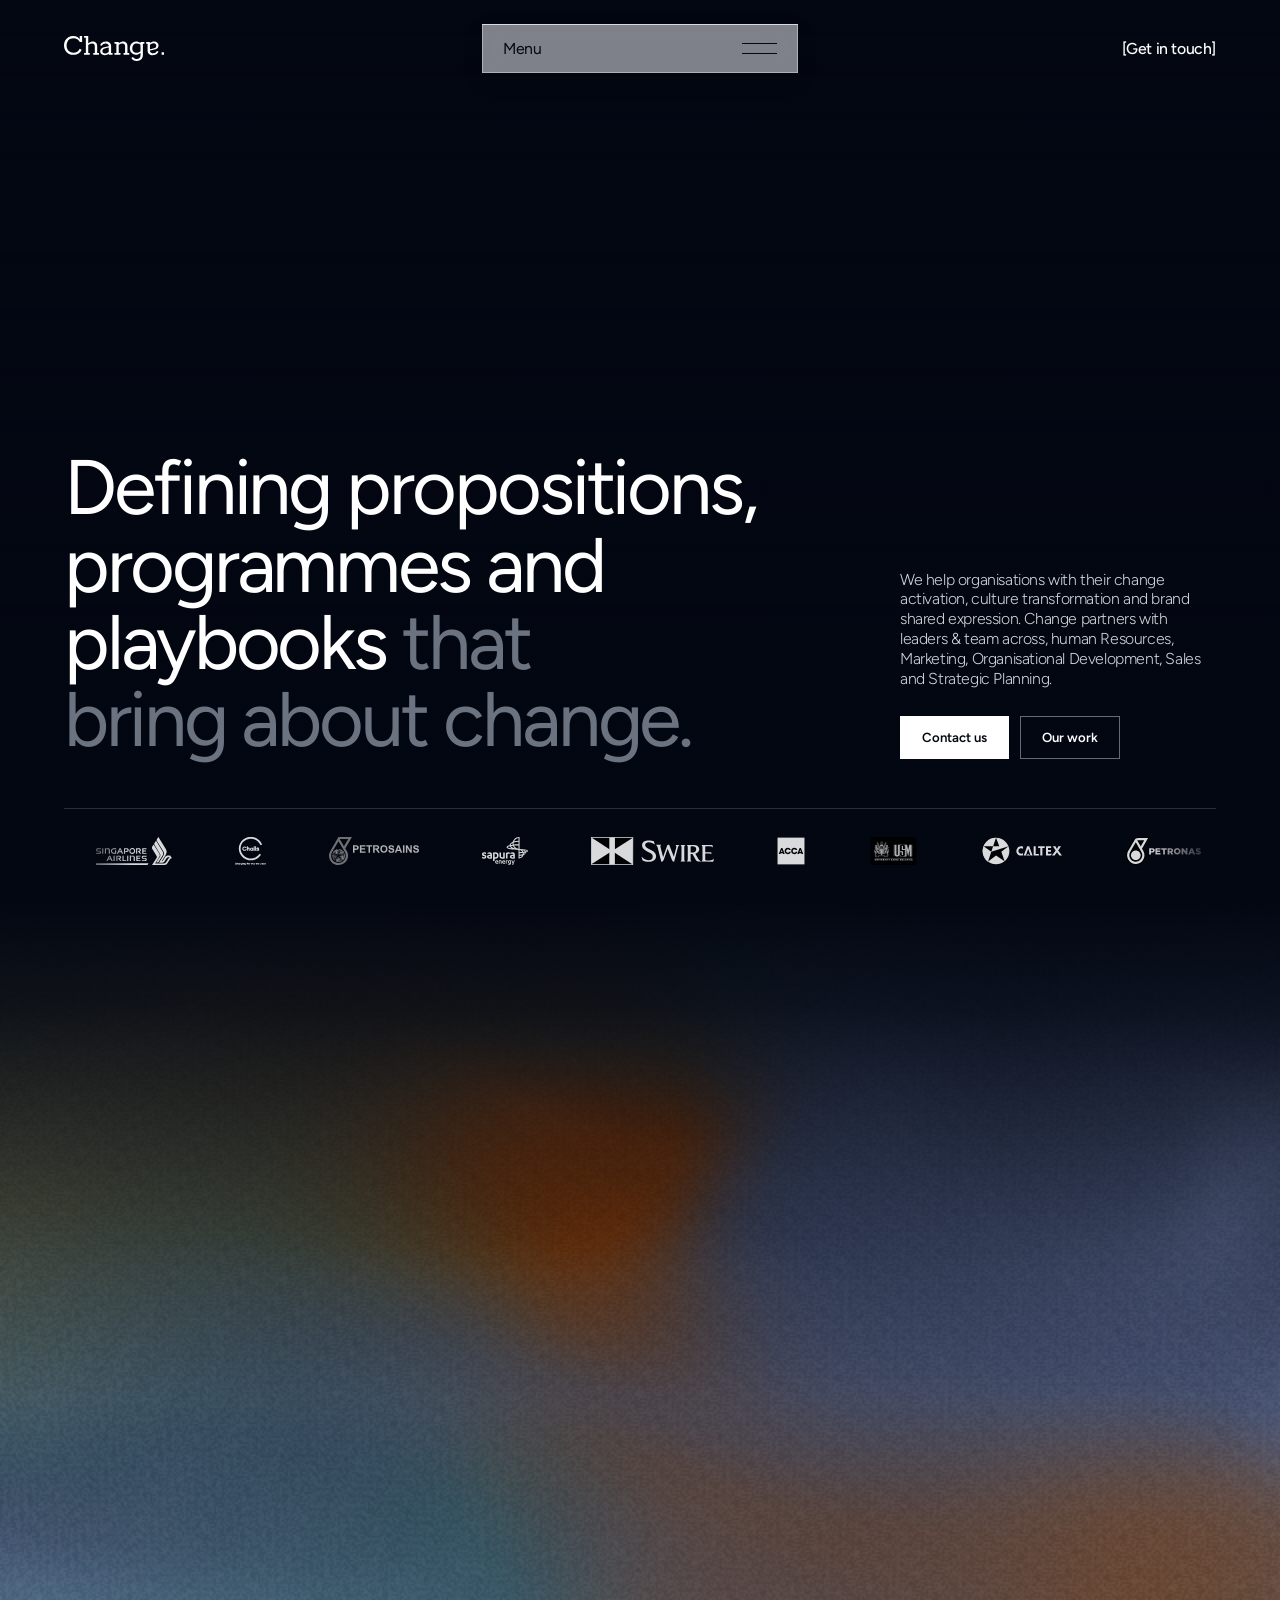
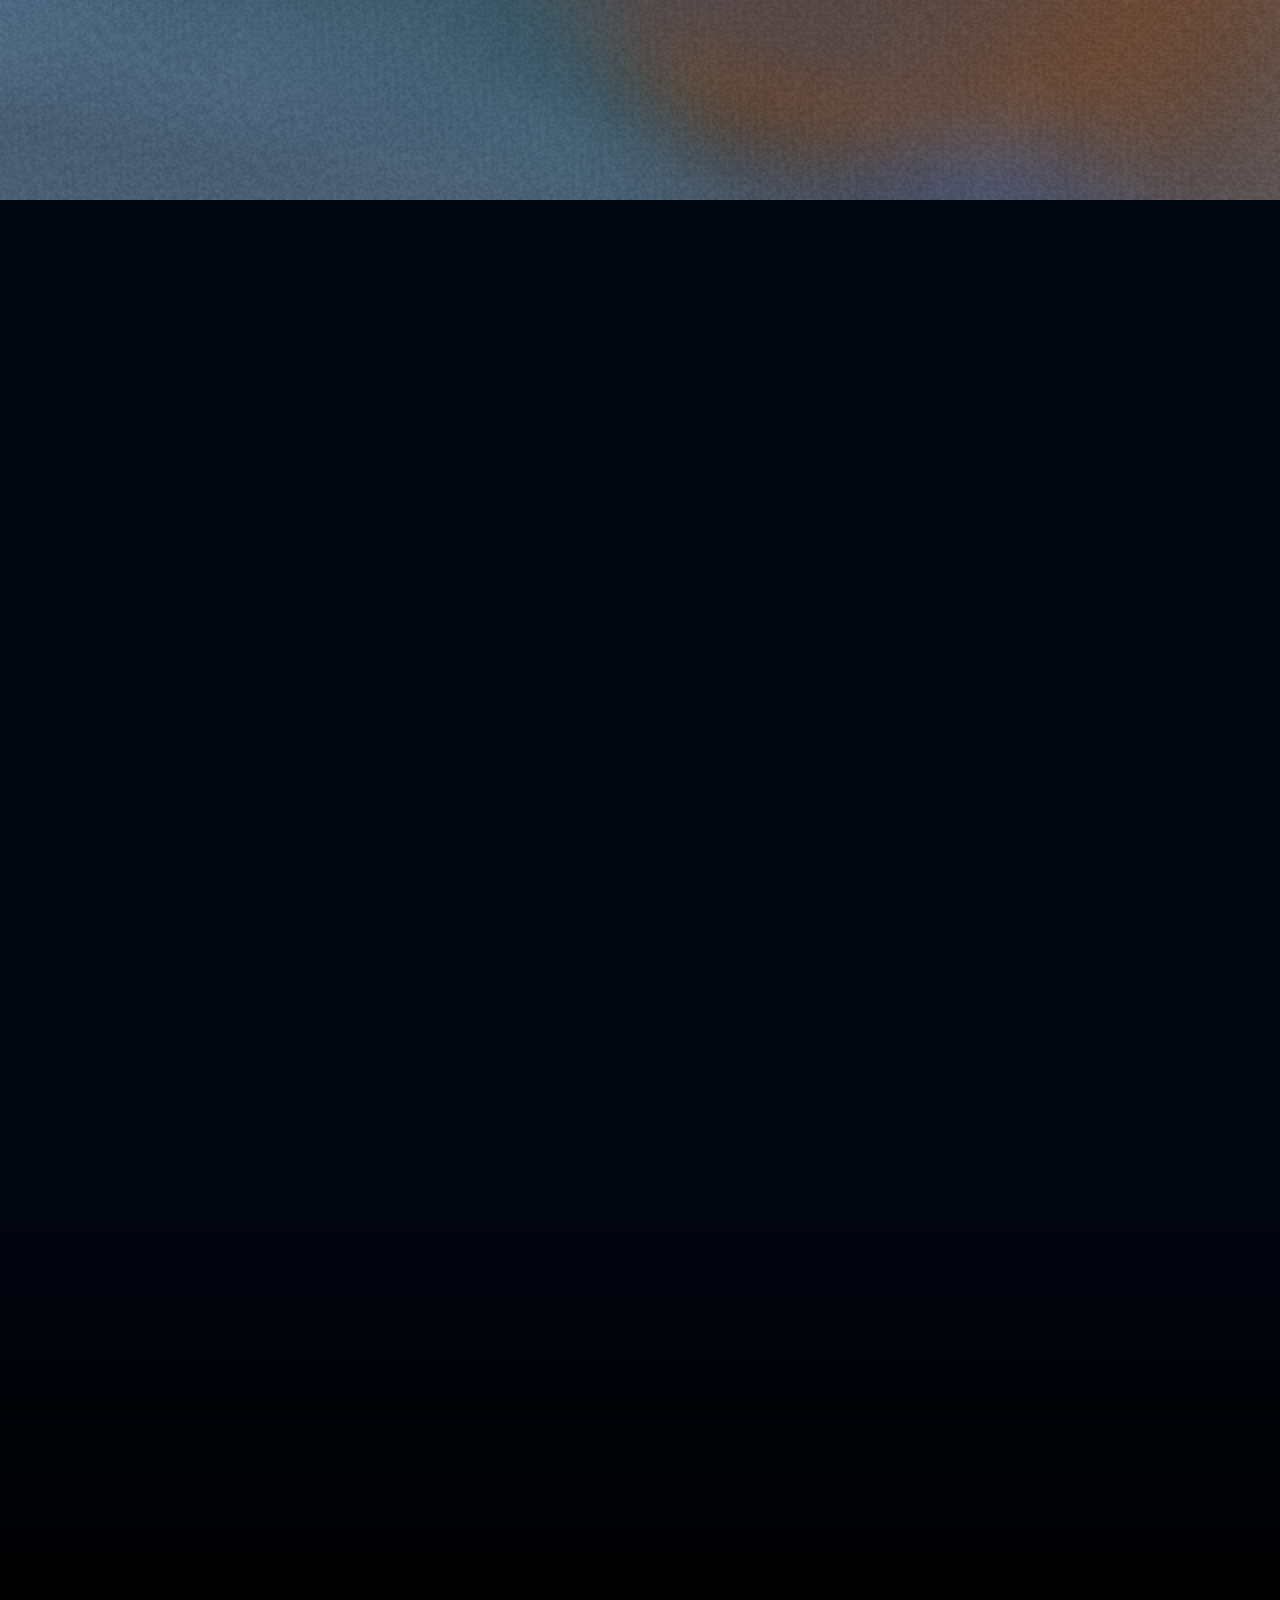
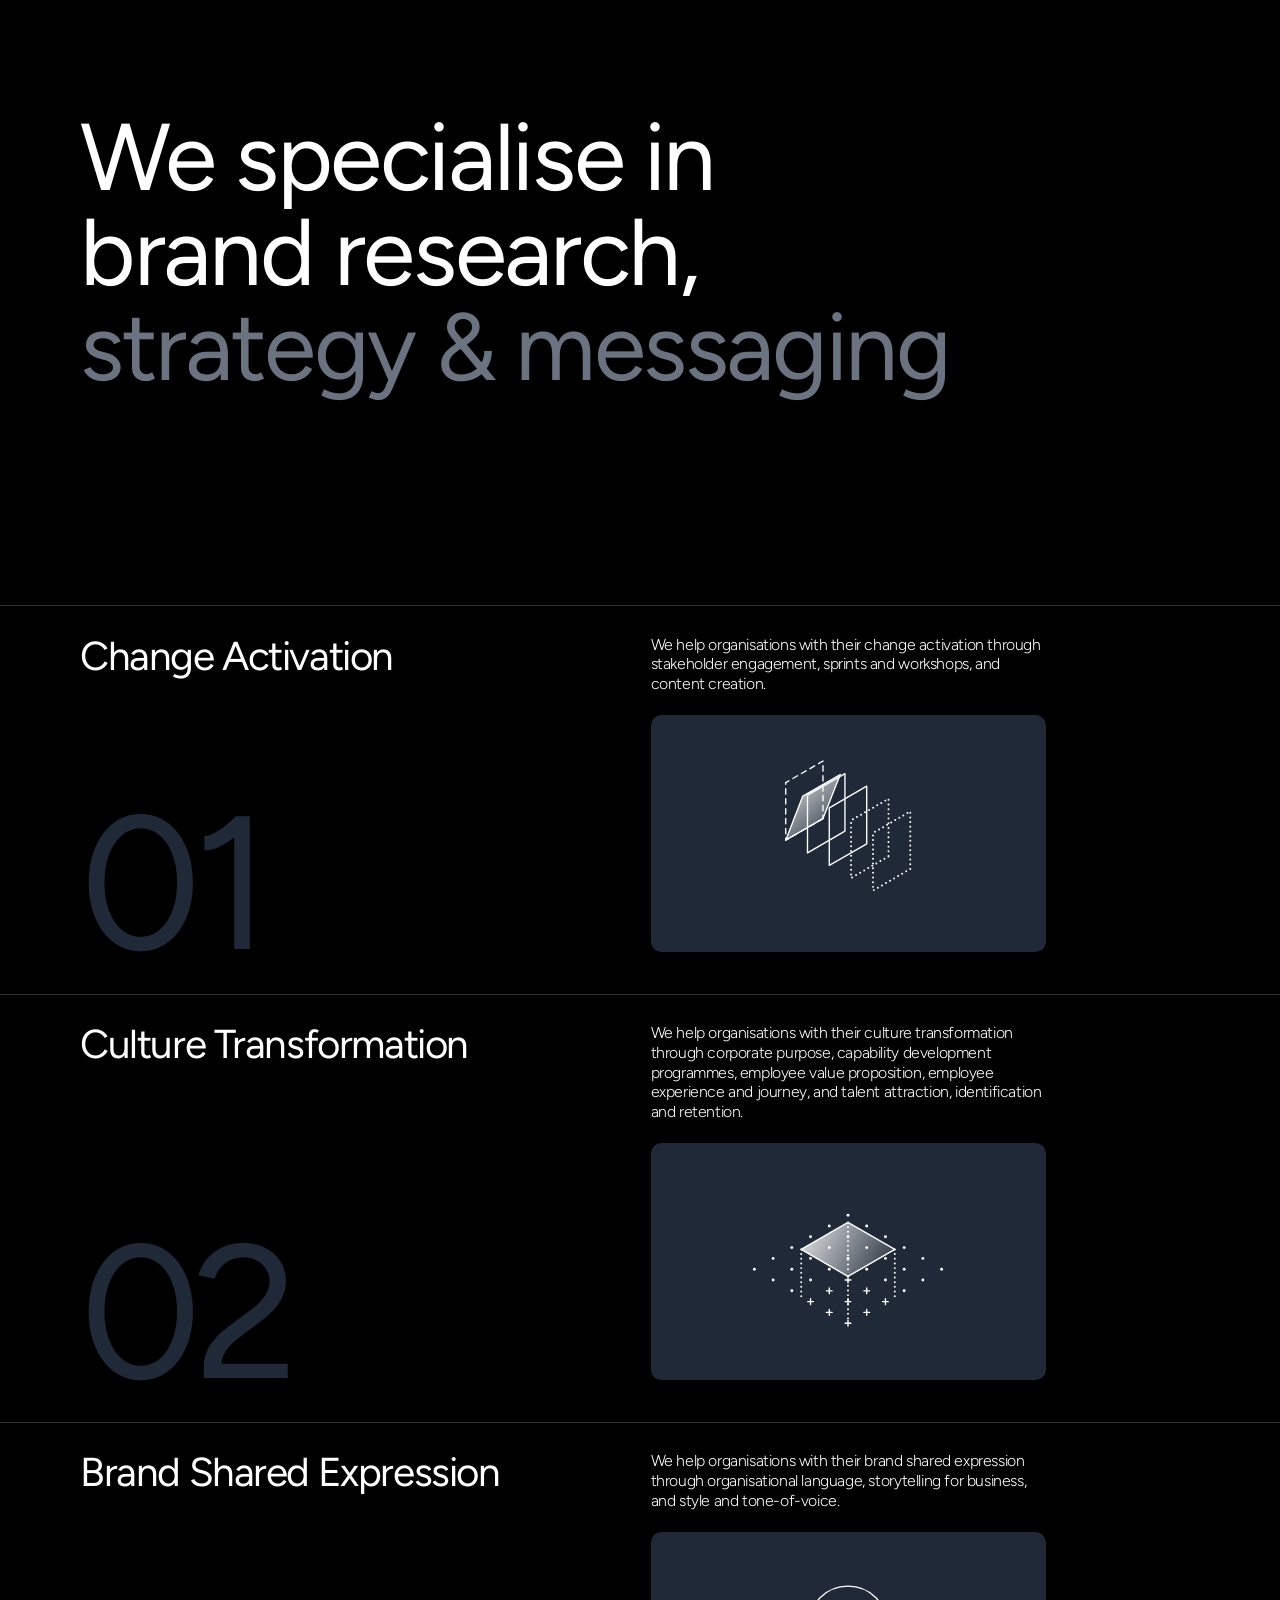
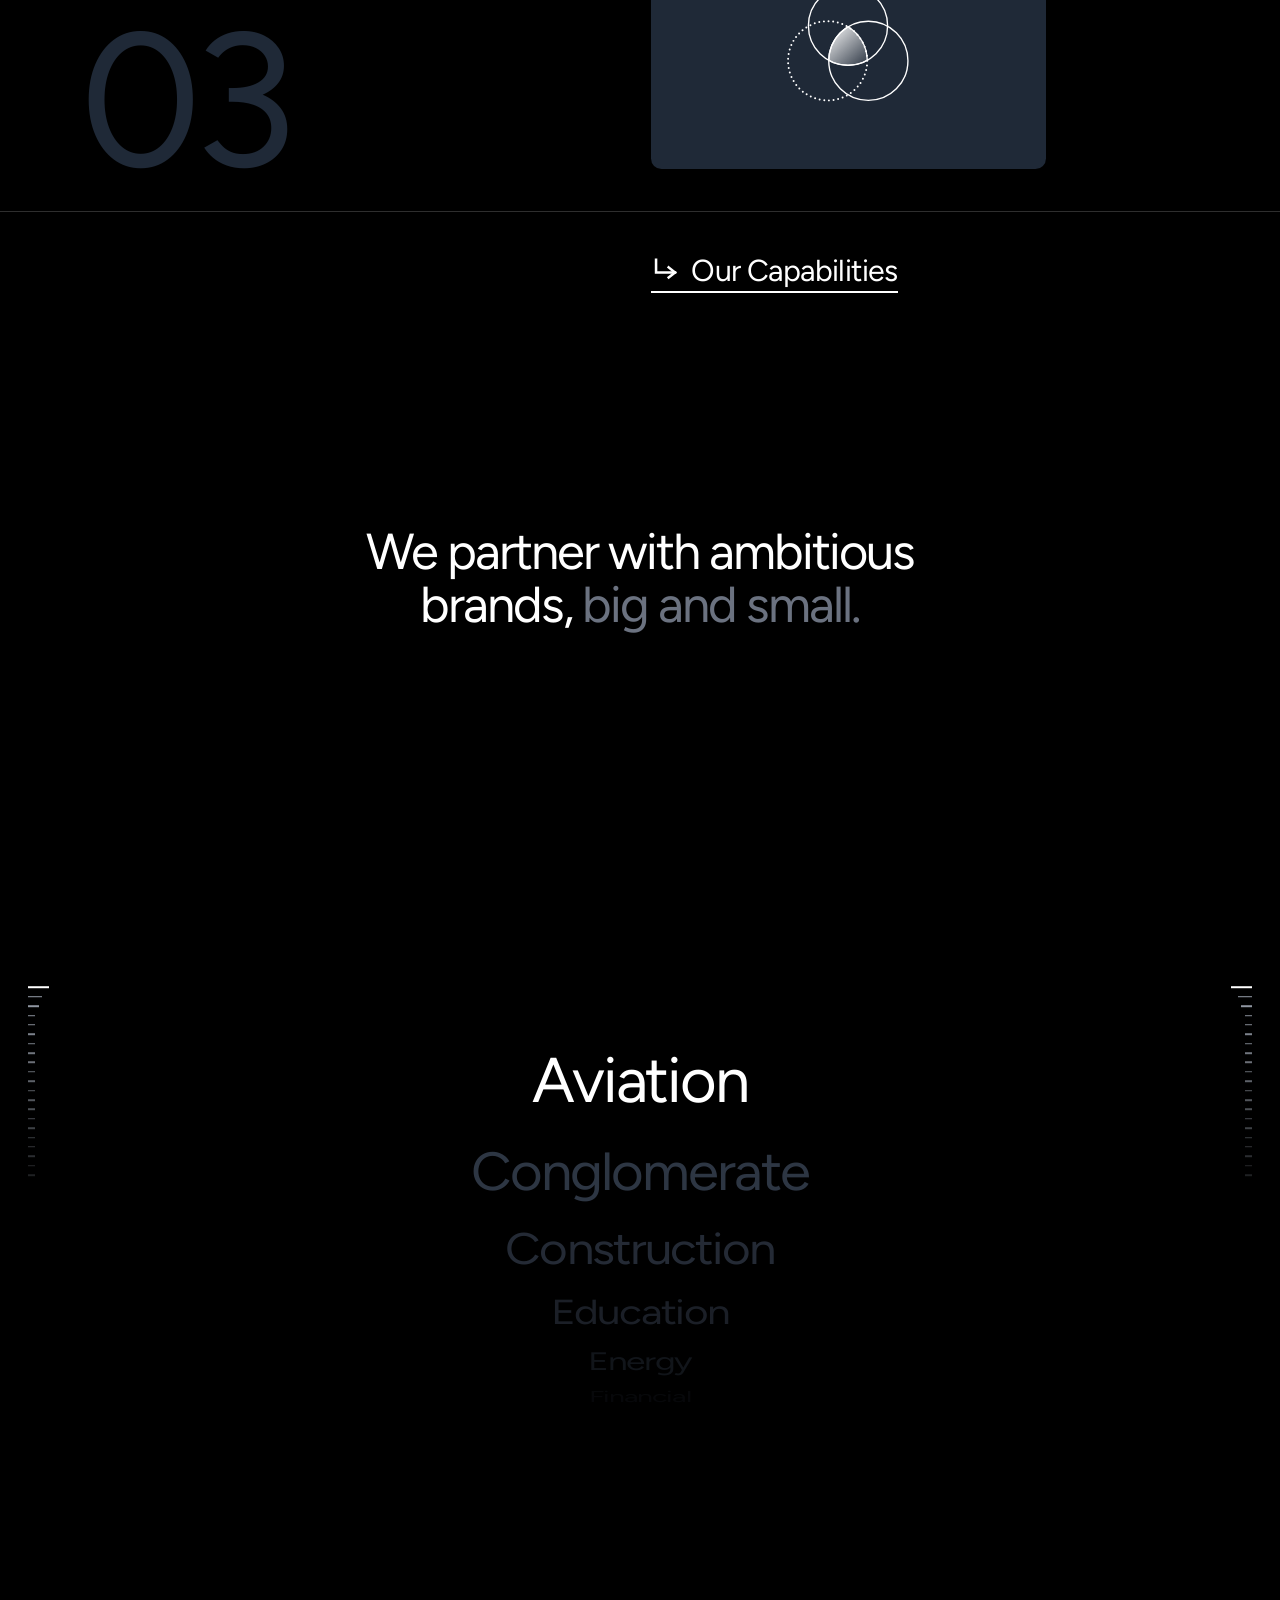
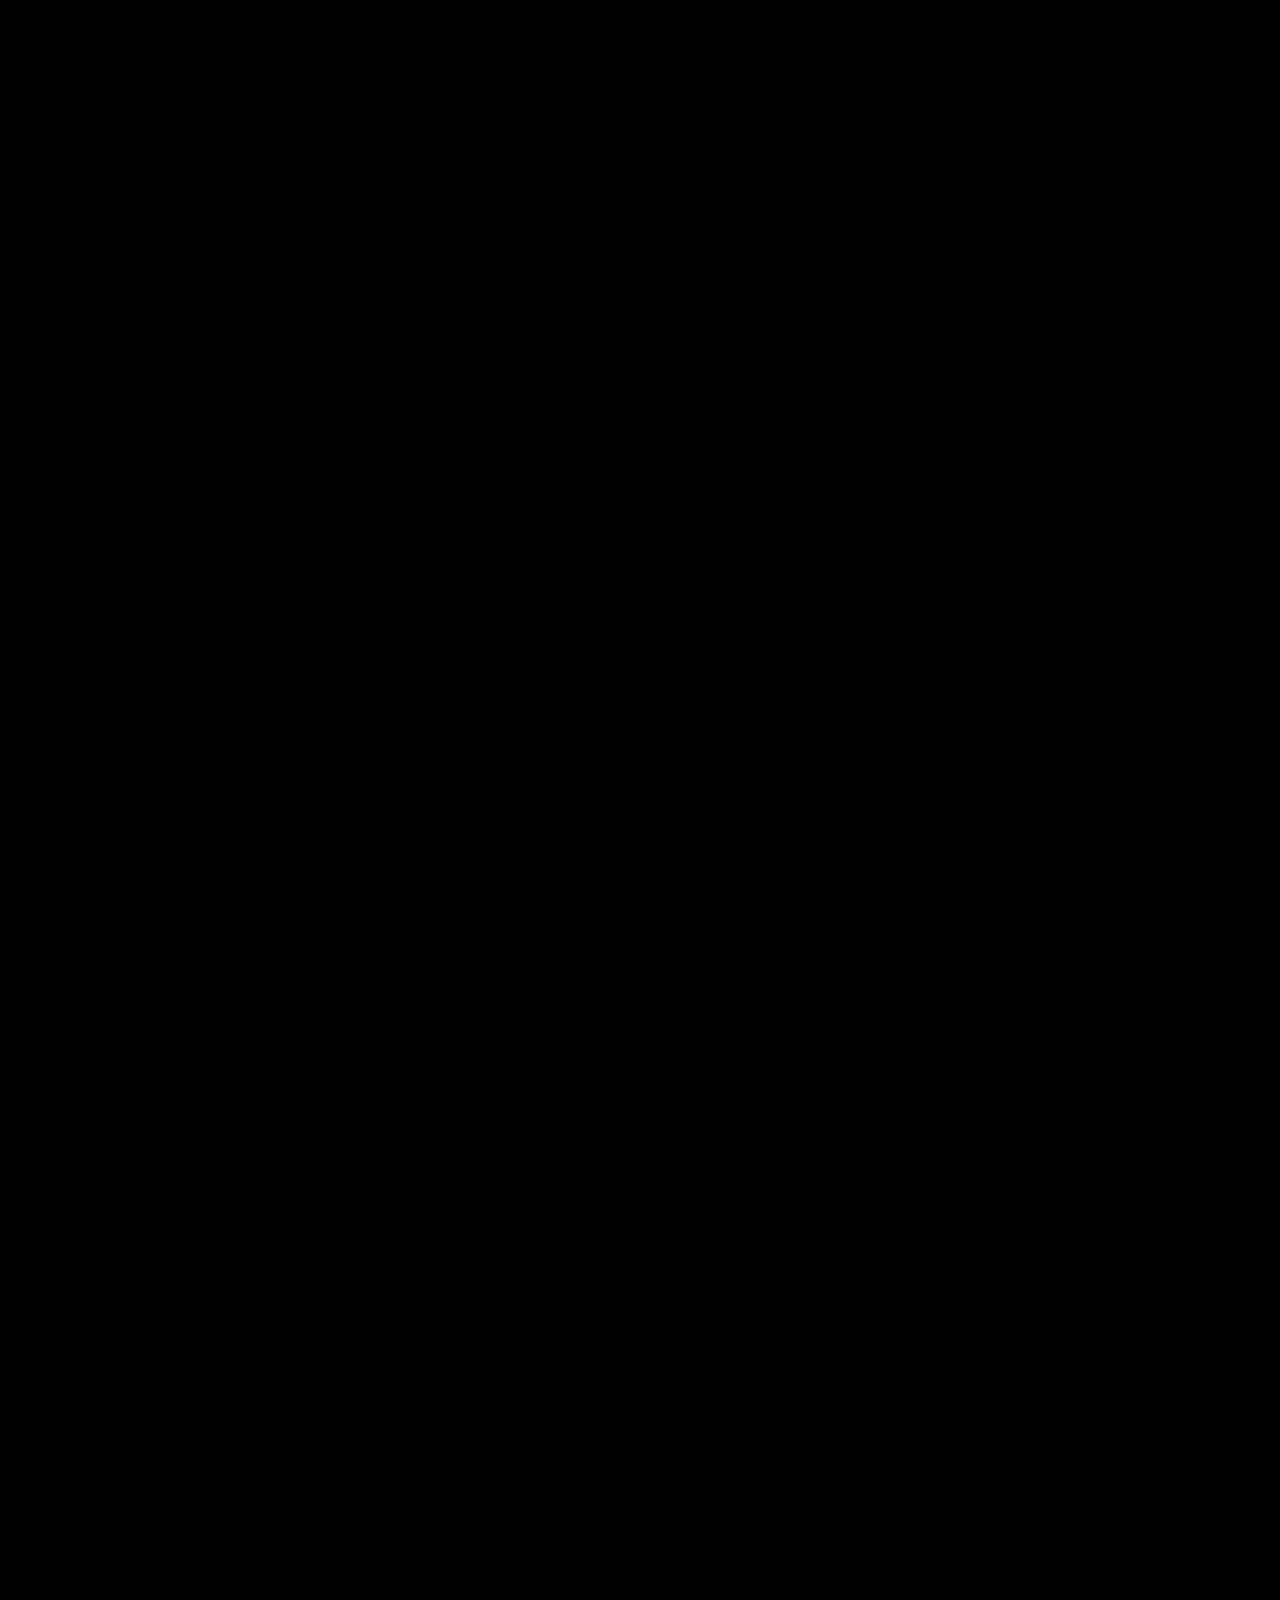
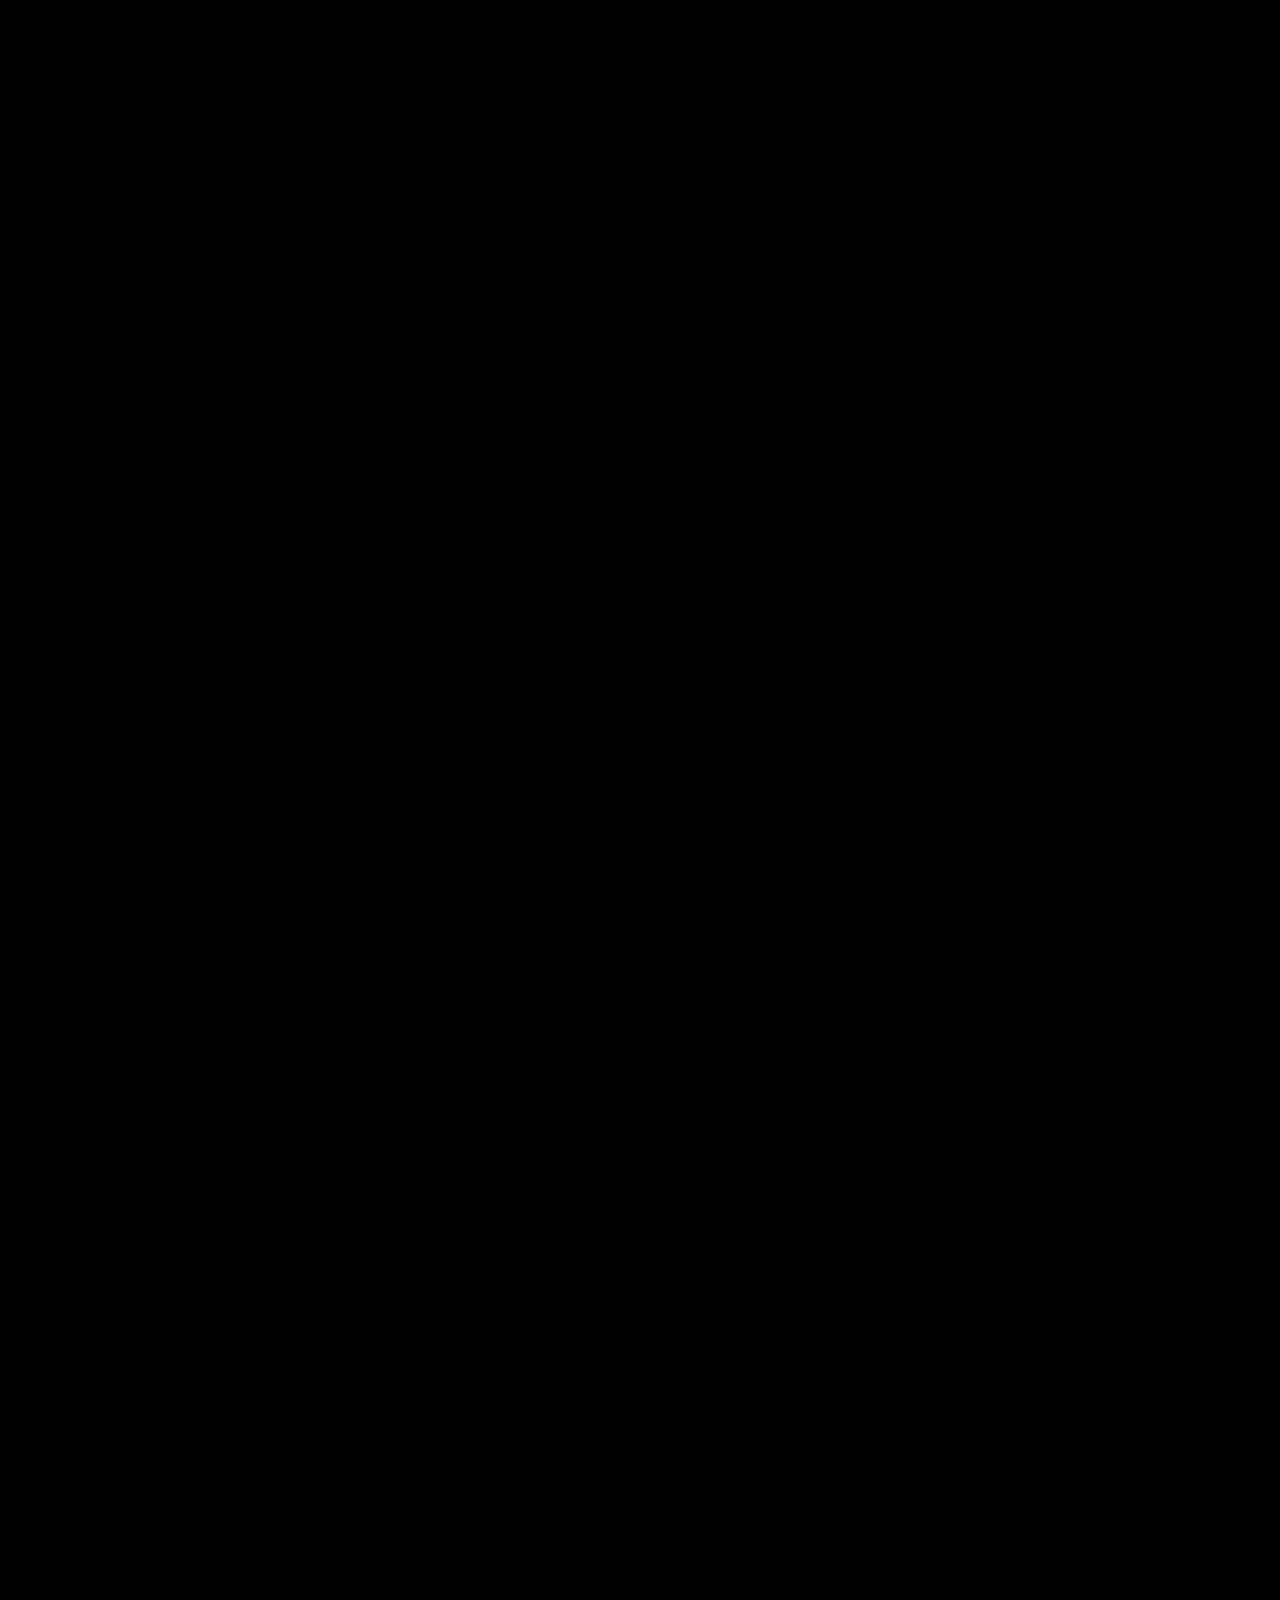
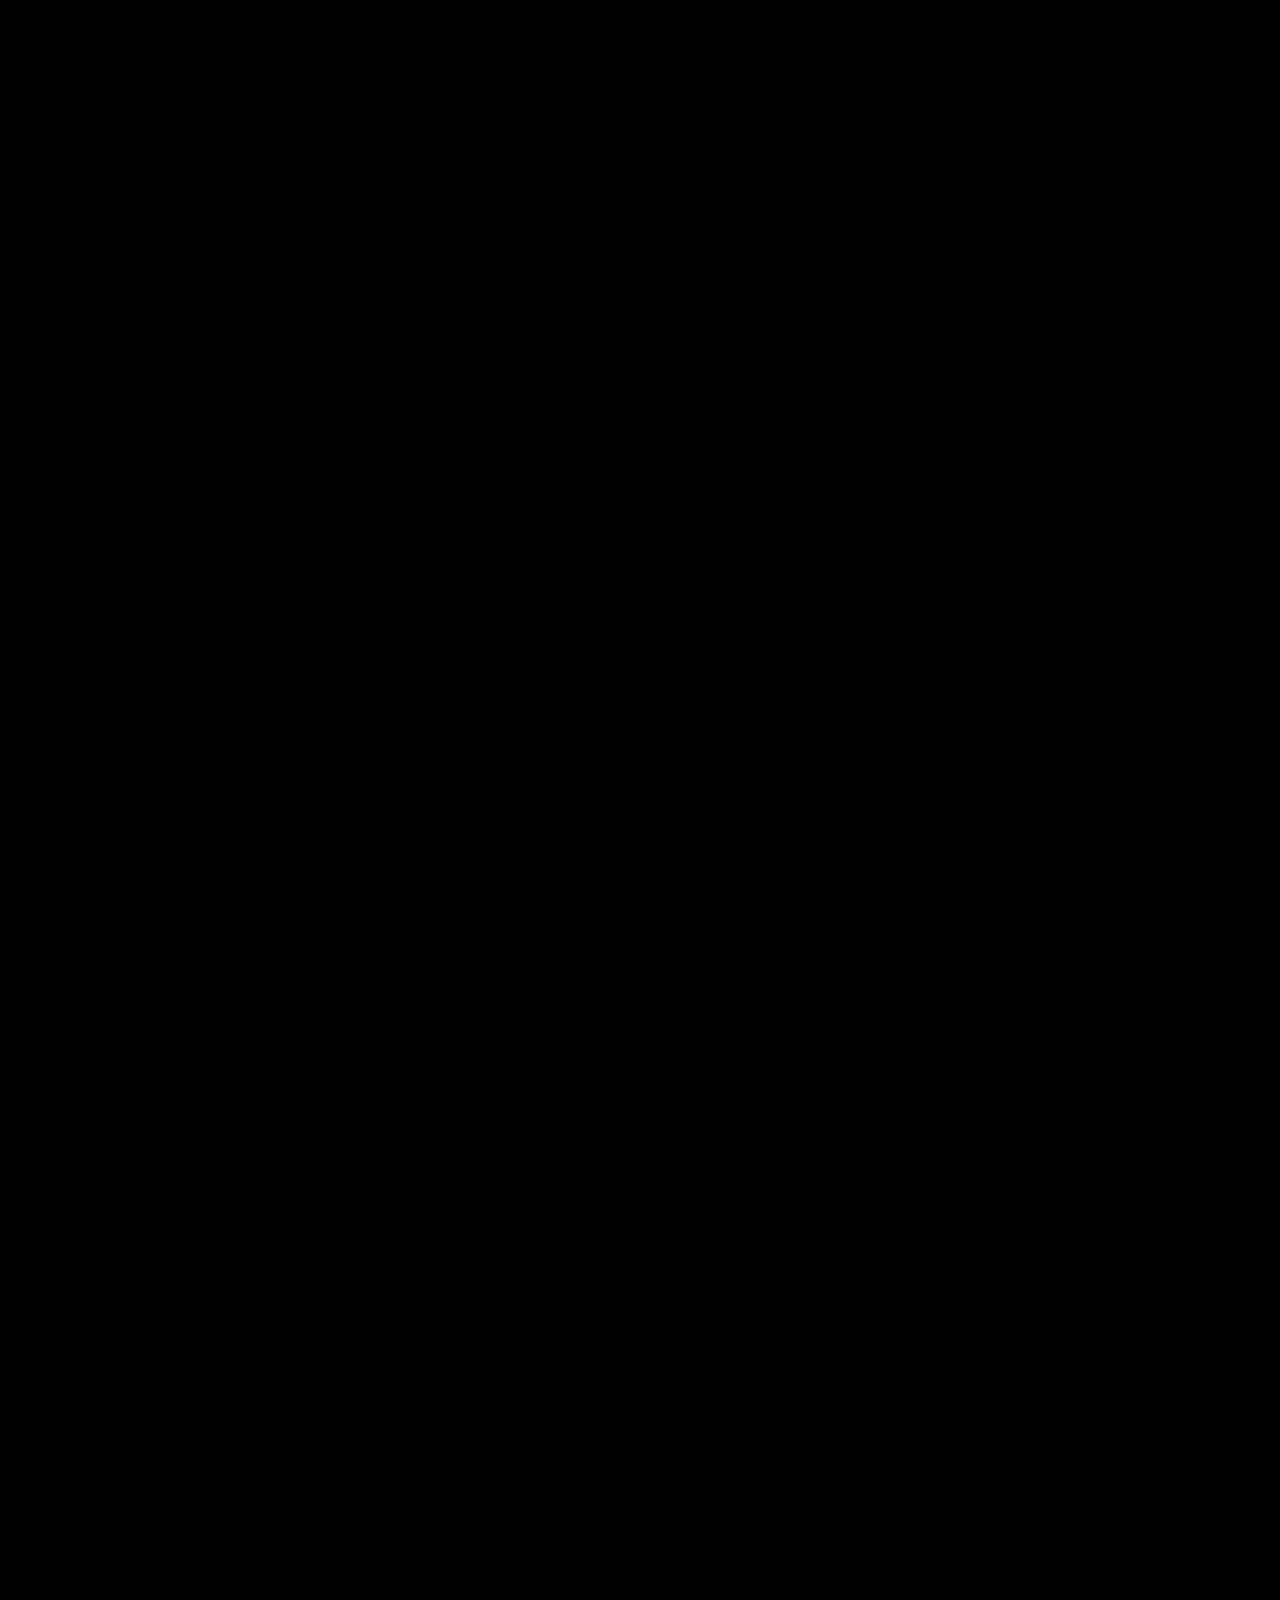
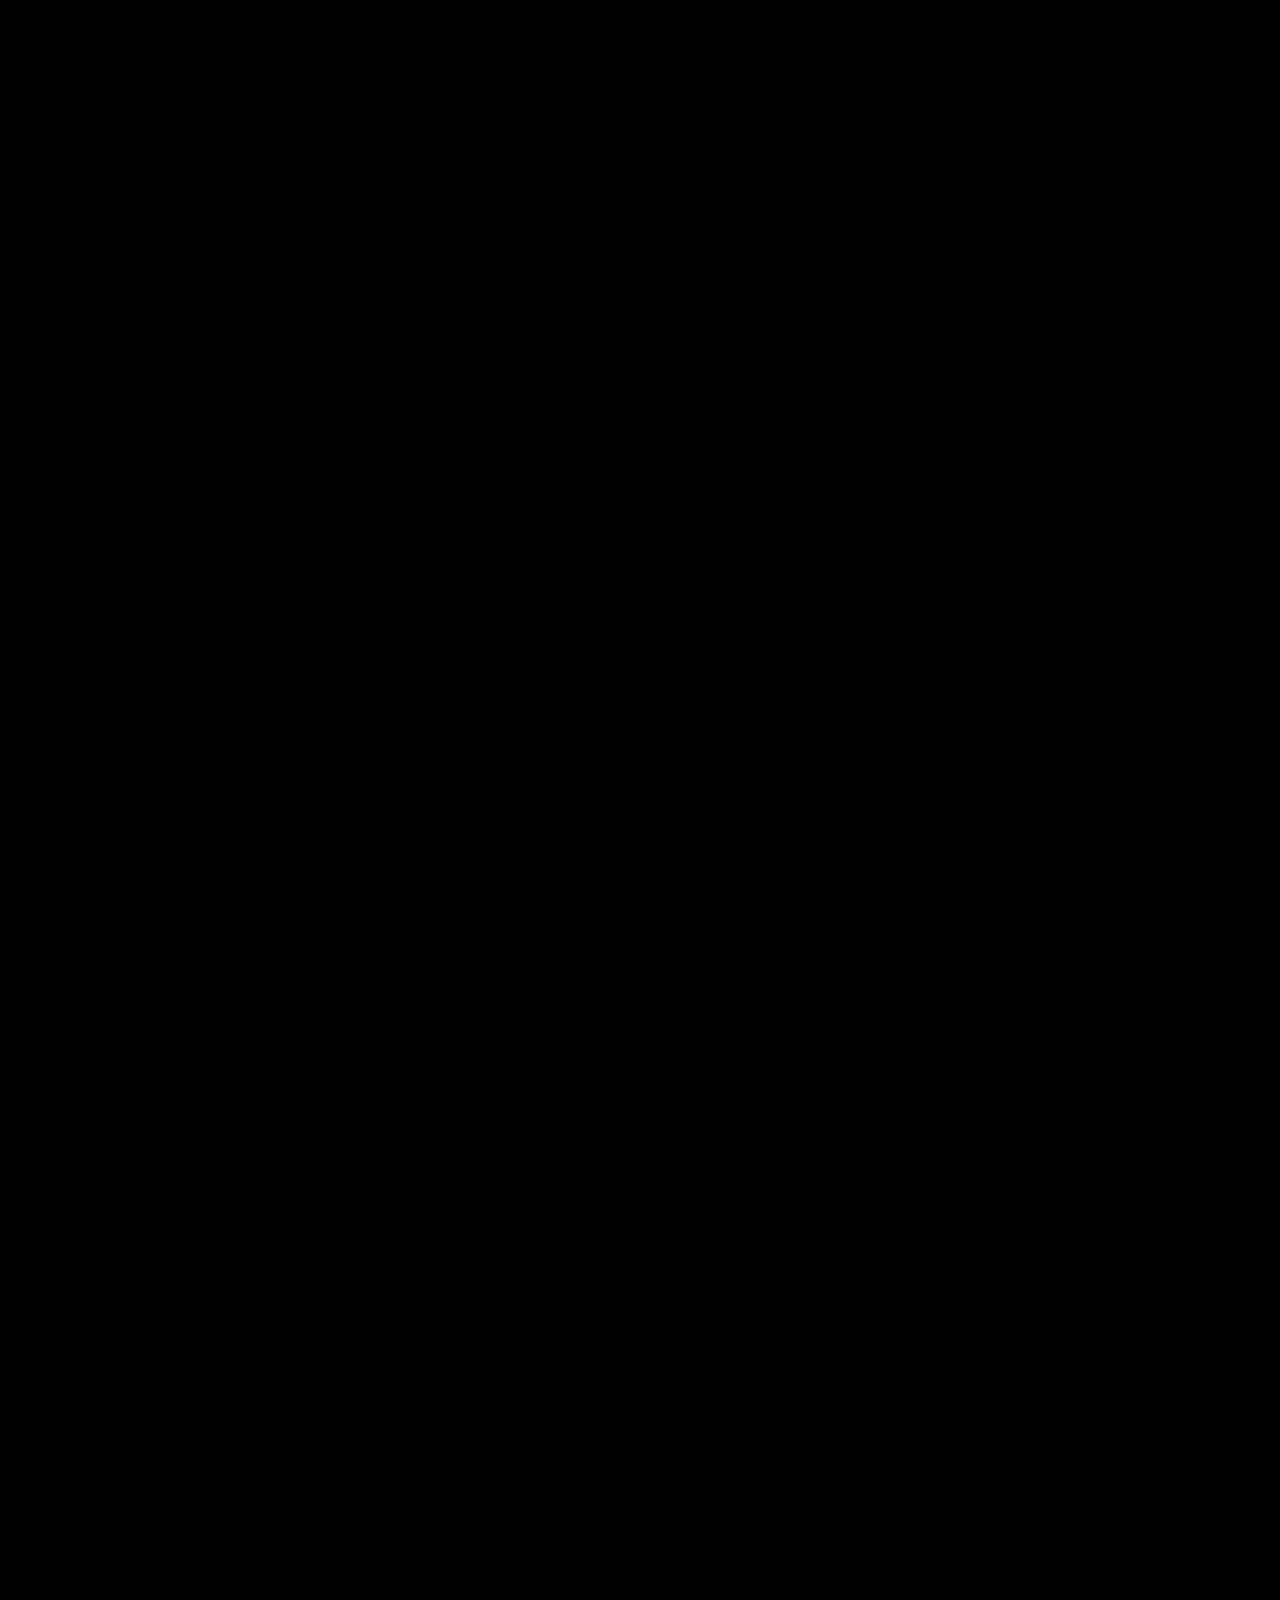
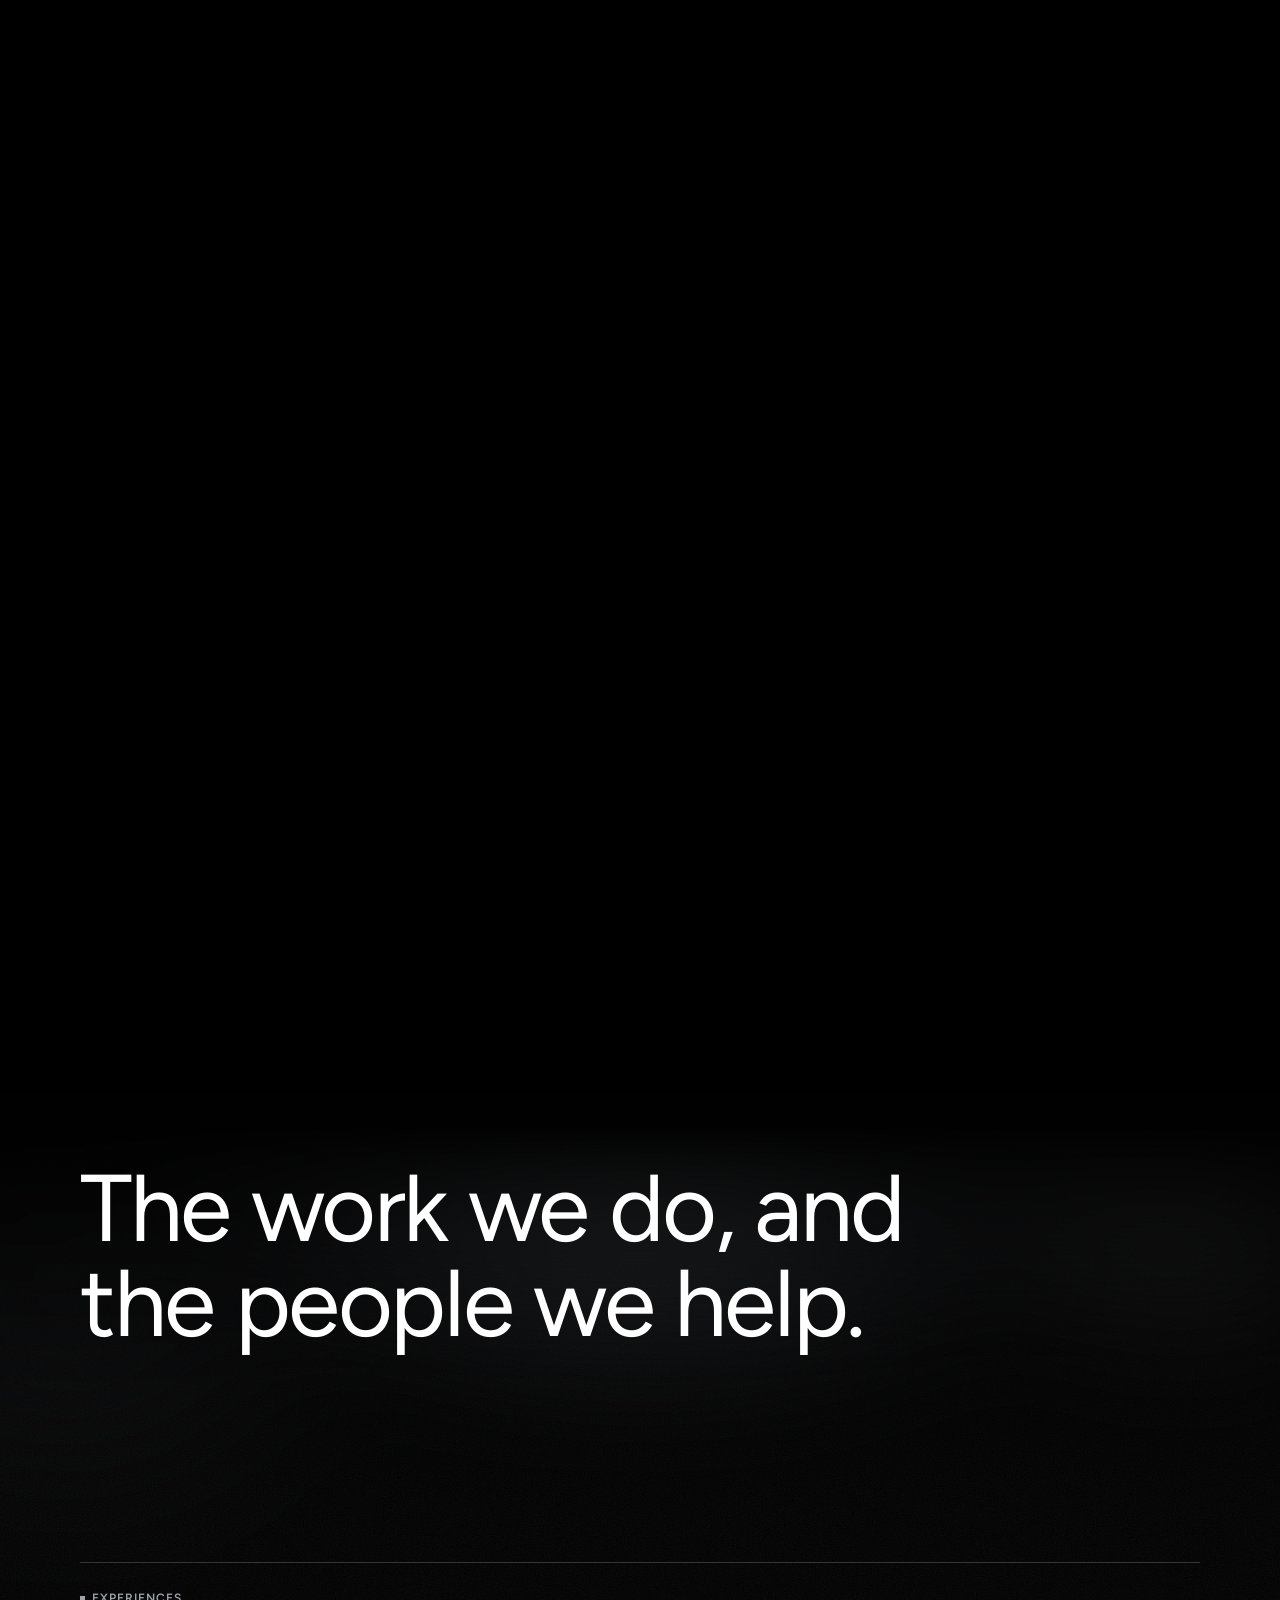
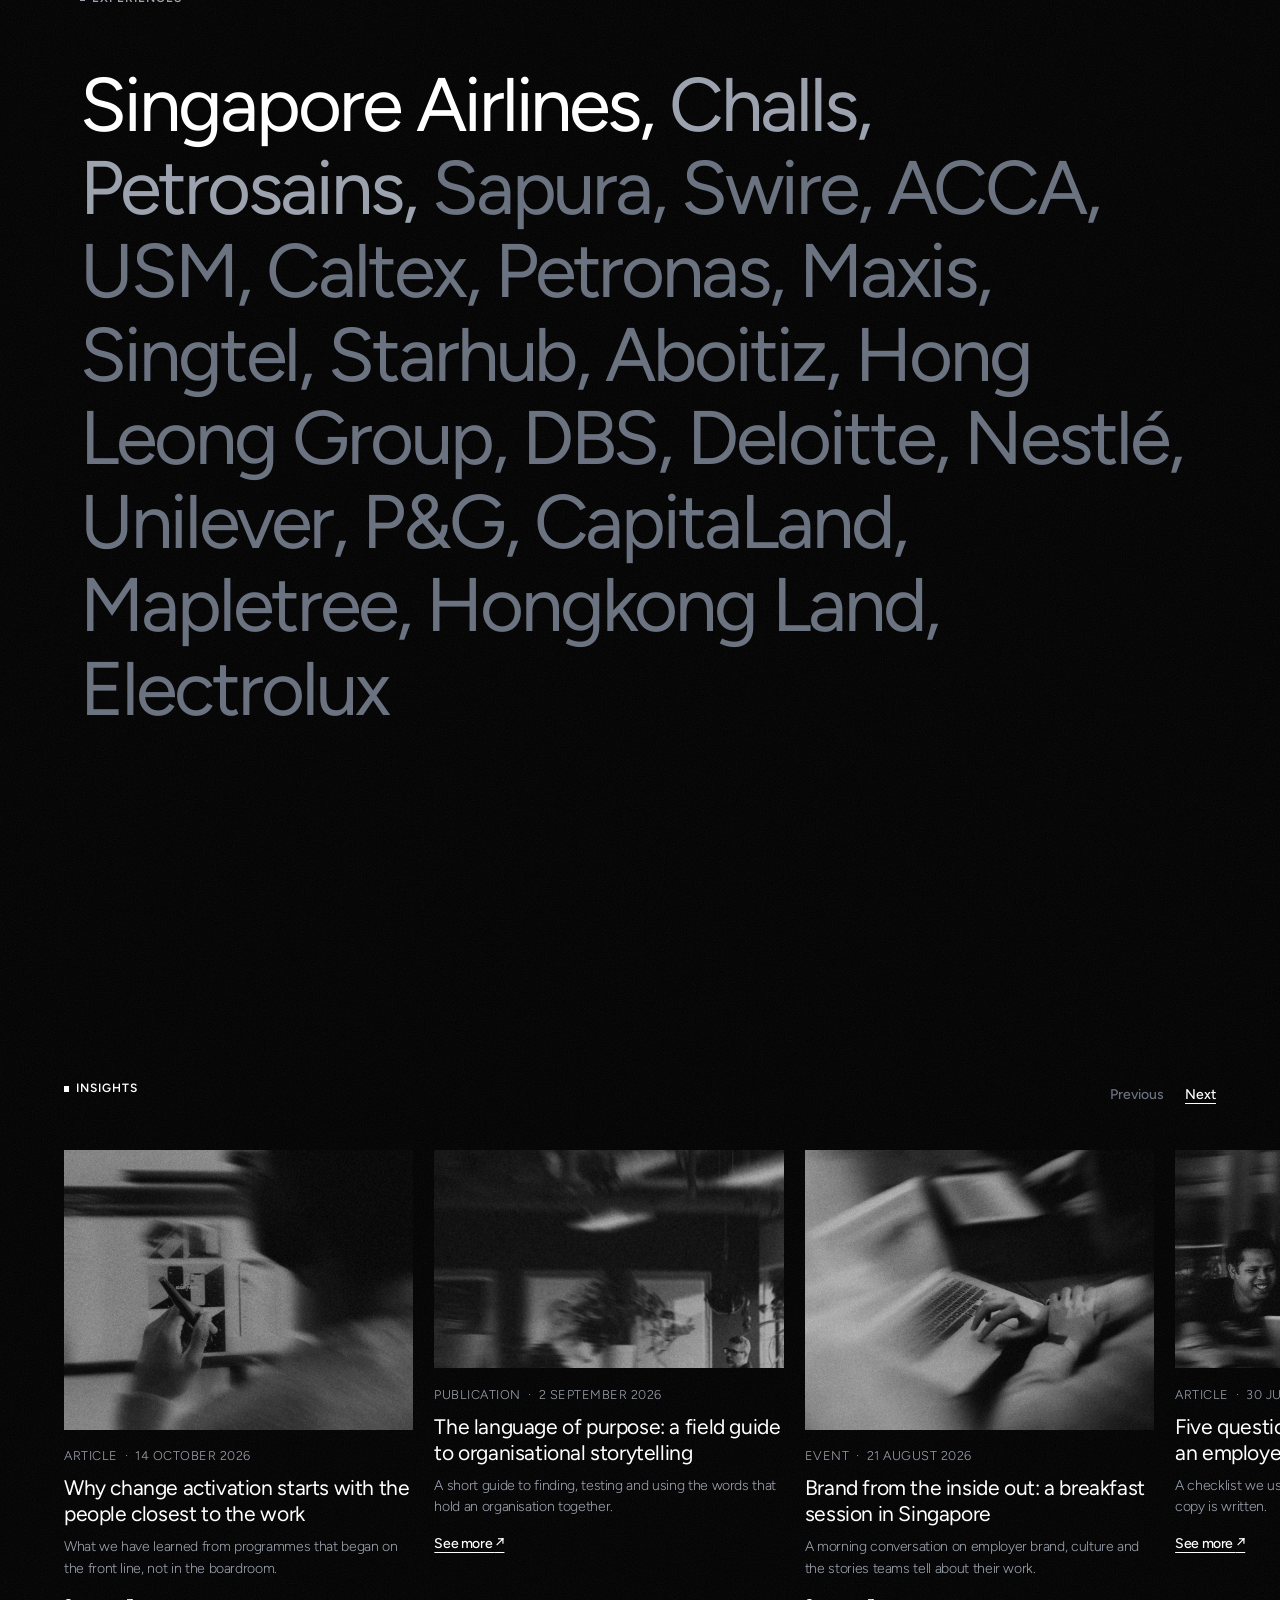
<file: index.html>
<!doctype html>
<html lang="en-GB">
<head>
<meta charset="utf-8">
<meta name="viewport" content="width=device-width, initial-scale=1">
<title>Change Research &amp; Strategy</title>
<meta name="description" content="We help organisations with their change activation, culture transformation and brand shared expression.">
<link rel="icon" href="assets/brand/favicon.svg" type="image/svg+xml">
<link rel="preconnect" href="https://fonts.googleapis.com">
<link rel="preconnect" href="https://fonts.gstatic.com" crossorigin="anonymous">
<link href="https://fonts.googleapis.com/css2?family=Figtree:wght@300..900&amp;display=swap" rel="stylesheet">
<link rel="stylesheet" href="css/change.css">
<link rel="stylesheet" href="css/home.css">
<link rel="stylesheet" href="css/contact-drawer.css">
<link rel="stylesheet" href="css/site.css">
<script>document.documentElement.classList.add('js');try{if(sessionStorage.getItem('chg-curtain'))document.documentElement.classList.add('is-arriving')}catch(e){}</script>
</head>
<body class="page-home">
<a class="skip" href="#main">Skip to content</a>
<div class="chg-root" data-theme="light">
<svg width="0" height="0" style="position: absolute" aria-hidden="true"><defs><symbol id="i-arrow-down" viewBox="0 0 24 24"><path d="M12 4v16M6 14l6 6 6-6"></path></symbol><symbol id="i-arrow-ne" viewBox="0 0 24 24"><path d="M7 17 17 7M8 7h9v9"></path></symbol><symbol id="i-plus" viewBox="0 0 24 24"><path d="M12 5v14M5 12h14"></path></symbol><symbol id="i-linkedin" viewBox="0 0 24 24"><rect x="3" y="3" width="18" height="18" rx="3"></rect><path d="M8 10.5V17M8 7.5v.01M12 17v-6.5M12 13.2c0-1.6 1-2.7 2.5-2.7S17 11.6 17 13.2V17"></path></symbol><symbol id="i-chevron-down" viewBox="0 0 24 24"><path d="m6 9 6 6 6-6"></path></symbol><symbol id="i-close" viewBox="0 0 24 24"><path d="M6 6l12 12M18 6 6 18"></path></symbol><symbol id="i-arrow-left" viewBox="0 0 24 24"><path d="M20 12H4M10 6l-6 6 6 6"></path></symbol><symbol id="i-arrow-right" viewBox="0 0 24 24"><path d="M4 12h16M14 6l6 6-6 6"></path></symbol><symbol id="i-link" viewBox="0 0 24 24"><path d="M10 14a4 4 0 0 0 5.66 0l3-3a4 4 0 0 0-5.66-5.66l-1 1M14 10a4 4 0 0 0-5.66 0l-3 3a4 4 0 0 0 5.66 5.66l1-1"></path></symbol><symbol id="i-alert" viewBox="0 0 24 24"><path d="M12 8v5M12 16.5v.01M12 3 2.5 20h19L12 3Z"></path></symbol></defs></svg>
<main id="main">
<div style="background: var(--surface); color: var(--text-primary)">

<!-- HERO + WHO WE ARE: hero (looping 3D logo, fades on scroll) and Who We Are as its own sticky section: the 3D logo dissolves in as the section arrives -->
<section class="pg-hs" data-theme="dark" data-theme-stop="dark" aria-label="Introduction">
<div class="pg-hs__stage" style="--o:0">
<div class="pg-hs__glass" aria-hidden="true">
<div class="pg-hs__l" style="--fx:0.3;--fy:0.6;--iw:5200px;--dl:-0s;--ax:-40px;--ay:20px;--ar:-3deg;--as:1.0;--bx:50px;--by:-30px;--br:3deg;--bs:1.12"><img src="assets/img/glass-c-01.png" alt=""></div>
<div class="pg-hs__l" style="--fx:0.3;--fy:0.55;--iw:5000px;--dl:-14.4s;--ax:30px;--ay:-10px;--ar:4deg;--as:1.05;--bx:-40px;--by:30px;--br:-2deg;--bs:1.0"><img src="assets/img/glass-c-02.png" alt=""></div>
<div class="pg-hs__l" style="--fx:0.4;--fy:0.62;--iw:5200px;--dl:-28.8s;--ax:-30px;--ay:30px;--ar:-5deg;--as:1.0;--bx:40px;--by:-20px;--br:2deg;--bs:1.1"><img src="assets/img/glass-c-03.png" alt=""></div>
<div class="pg-hs__l" style="--fx:0.62;--fy:0.4;--iw:5000px;--dl:-43.2s;--ax:40px;--ay:10px;--ar:3deg;--as:1.08;--bx:-30px;--by:-30px;--br:-3deg;--bs:1.0"><img src="assets/img/glass-c-04.png" alt=""></div>
<div class="pg-hs__l" style="--fx:0.3;--fy:0.55;--iw:5100px;--dl:-57.6s;--ax:-20px;--ay:-20px;--ar:-2deg;--as:1.0;--bx:30px;--by:30px;--br:4deg;--bs:1.1"><img src="assets/img/glass-c-05.png" alt=""></div>
</div>
<div class="pg-hs__scrim" aria-hidden="true"></div>
<nav class="pg-nav" aria-label="Primary">
<a class="pg-nav__logo" href="index.html" aria-label="Change. home"><img class="chg-logo chg-logo--on-light" src="assets/brand/change-logo-on-light.svg" alt="Change."><img class="chg-logo chg-logo--on-dark" src="assets/brand/change-logo-on-dark.svg" alt="Change."></a>
<button class="pg-nav__menu" type="button" aria-expanded="false" aria-controls="pg-nav-panel"><span>Menu</span><span class="pg-nav__lines" aria-hidden="true"><i></i><i></i></span></button>
<div class="pg-nav__right"><a class="pg-nav__contactlink" href="#contact" data-contact-open>[Get in touch]</a></div>
<div class="pg-nav__panel" id="pg-nav-panel" hidden>
<ul class="pg-nav__list"><li><a class="pg-nav__link is-current" href="index.html" aria-current="page">Home</a></li><li><a class="pg-nav__link" href="what-we-do.html">What We Do</a></li><li><a class="pg-nav__link" href="clients.html">Our Clients</a></li><li><a class="pg-nav__link" href="index.html#who-we-are">Who We Are</a></li><li><a class="pg-nav__link" href="experiences.html">Experiences</a></li><li><a class="pg-nav__link" href="#contact" data-contact-open>Get In Touch</a></li></ul>
<div class="pg-nav__contact"><a class="pg-nav__link" href="mailto:makethings@change.sg">makethings@change.sg <svg class="chg-icon" aria-hidden="true"><use href="#i-arrow-ne"></use></svg></a><a class="pg-nav__link" href="#">LinkedIn <svg class="chg-icon" aria-hidden="true"><use href="#i-arrow-ne"></use></svg></a></div>
</div>
</nav>
<div class="pg-hs__hero">
<div class="pg-hs__row">
<h1 class="h2 pg-hs__title">Defining propositions, programmes and playbooks <span class="chg-soft">that bring about change.</span></h1>
<div class="pg-hs__right">
<p class="chg-hero__lead pg-hs__lead">We help organisations with their change activation, culture transformation and brand shared expression. Change partners with leaders &amp; team across, human Resources, Marketing, Organisational Development, Sales and Strategic Planning.</p>
<div class="pg-hs__ctas"><a class="chg-btn pg-hs__btn" href="#contact" data-contact-open>Contact us</a><a class="chg-btn chg-btn--secondary pg-hs__btn" href="experiences.html">Our work</a></div>
</div>
</div>
<div class="pg-hs__rule" role="presentation"></div>
<div class="pg-hs__ticker" aria-label="Clients"><ul class="pg-hs__track"><li class="pg-hs__mark"><img src="assets/logos/ticker/singapore-airlines.svg" alt="Singapore Airlines"></li><li class="pg-hs__mark"><img src="assets/logos/ticker/challs.svg" alt="Challs"></li><li class="pg-hs__mark"><img src="assets/logos/ticker/petrosains.svg" alt="Petrosains"></li><li class="pg-hs__mark"><img src="assets/logos/ticker/sapura-energy.svg" alt="Sapura"></li><li class="pg-hs__mark"><img src="assets/logos/ticker/swire.svg" alt="Swire"></li><li class="pg-hs__mark"><img src="assets/logos/ticker/acca.svg" alt="ACCA"></li><li class="pg-hs__mark"><img src="assets/logos/ticker/universiti-sains-malaysia.svg" alt="USM"></li><li class="pg-hs__mark"><img src="assets/logos/ticker/caltex.svg" alt="Caltex"></li><li class="pg-hs__mark"><img src="assets/logos/ticker/petronas-brands.svg" alt="Petronas"></li><li class="pg-hs__mark"><img src="assets/logos/ticker/maxis.svg" alt="Maxis"></li><li class="pg-hs__mark"><img src="assets/logos/ticker/singtel.svg" alt="Singtel"></li><li class="pg-hs__mark"><img src="assets/logos/ticker/starhub.svg" alt="Starhub"></li><li class="pg-hs__mark"><img src="assets/logos/ticker/aboitiz.svg" alt="Aboitiz"></li><li class="pg-hs__mark"><img src="assets/logos/ticker/hong-leong-group.svg" alt="Hong Leong Group"></li></ul><ul class="pg-hs__track" aria-hidden="true"><li class="pg-hs__mark"><img src="assets/logos/ticker/singapore-airlines.svg" alt="Singapore Airlines"></li><li class="pg-hs__mark"><img src="assets/logos/ticker/challs.svg" alt="Challs"></li><li class="pg-hs__mark"><img src="assets/logos/ticker/petrosains.svg" alt="Petrosains"></li><li class="pg-hs__mark"><img src="assets/logos/ticker/sapura-energy.svg" alt="Sapura"></li><li class="pg-hs__mark"><img src="assets/logos/ticker/swire.svg" alt="Swire"></li><li class="pg-hs__mark"><img src="assets/logos/ticker/acca.svg" alt="ACCA"></li><li class="pg-hs__mark"><img src="assets/logos/ticker/universiti-sains-malaysia.svg" alt="USM"></li><li class="pg-hs__mark"><img src="assets/logos/ticker/caltex.svg" alt="Caltex"></li><li class="pg-hs__mark"><img src="assets/logos/ticker/petronas-brands.svg" alt="Petronas"></li><li class="pg-hs__mark"><img src="assets/logos/ticker/maxis.svg" alt="Maxis"></li><li class="pg-hs__mark"><img src="assets/logos/ticker/singtel.svg" alt="Singtel"></li><li class="pg-hs__mark"><img src="assets/logos/ticker/starhub.svg" alt="Starhub"></li><li class="pg-hs__mark"><img src="assets/logos/ticker/aboitiz.svg" alt="Aboitiz"></li><li class="pg-hs__mark"><img src="assets/logos/ticker/hong-leong-group.svg" alt="Hong Leong Group"></li></ul></div>
</div>
</div>
</section>
<section class="pg-wa2 pg-wa2--proto pg-wa2--live" data-theme="dark" data-theme-stop="dark" aria-label="Who we are">
<div class="pg-wa2__stage" style="--t1:0;--t2:0;--m:0">
<div class="pg-wa2__shader" aria-hidden="true"><i></i><i></i><i></i></div>
<canvas class="pg-wa2__bg" data-shader-bg data-colors="#73bfc4,#ff810a,#8da0ce" data-shade="0.42" aria-hidden="true"></canvas>
<div class="pg-wa2__fig" aria-hidden="true">
<div class="pg-wa2__glass"><img class="pg-wa2__img" src="assets/img/glass-c-01.png" alt=""><canvas class="pg-wa2__gl"></canvas></div>
</div>
<div class="pg-wa2__vig" aria-hidden="true"></div>
<div class="pg-wa2__text" id="who-we-are">
<h2 class="h2 pg-wa2__h pg-wa2__h--1">33 years of delivering impactful, insight-driven branding programmes <span class="chg-soft">for local, regional and international clients across multiple industry sectors.</span></h2>
<h2 class="h2 pg-wa2__h pg-wa2__h--2">Change is a small Singapore studio for brand research, strategy and messaging, <span class="chg-soft">with offices in Singapore, Penang and Saigon.</span> <a class="pg-wa2__link" href="#"><svg viewBox="0 0 24 24" aria-hidden="true" fill="none" stroke="currentColor" stroke-width="2" stroke-linecap="square" stroke-linejoin="miter"><path d="M4 3v10h15"></path><path d="M14 9l5 4-5 4"></path></svg>Learn More</a></h2>
</div>
</div>
<div class="pg-wa2__fade pg-wa2__fade--in" aria-hidden="true"></div>
<div class="pg-wa2__fade pg-wa2__fade--out" data-flip data-theme="dark" aria-hidden="true"></div>
</section>
<!-- /HERO + WHO WE ARE -->

<!-- WHAT WE DO: intro + sticky stacked pillar cards -->
<section class="chg-container pg-section pg-wwd" data-theme="light" data-theme-stop="light" data-flip>
<div class="pg-wwd__intro">
<div class="pg-wwd__introL"></div>
<h2 class="h2 pg-wwd__statement">We specialise in brand research, <span class="chg-soft">strategy &amp; messaging</span></h2>
</div>
<div class="pg-wwd__stack">
<div class="pg-wwd__stage">
<article class="pg-wwd__card" style="--i:0">
<div class="pg-wwd__inner">
<div class="pg-wwd__left"><h3 class="h3 pg-wwd__title">Change Activation</h3><span class="pg-wwd__num" aria-hidden="true">01</span></div>
<div class="pg-wwd__right">
<p class="body pg-wwd__desc">We help organisations with their change activation through stakeholder engagement, sprints and workshops, and content creation.</p>
<div class="pg-wwd__media pg-wwd__media--ico" aria-hidden="true"><img src="assets/icons/pillar-change-activation.svg" alt=""></div>
</div>
</div>
</article>
</div>
<div class="pg-wwd__stage">
<article class="pg-wwd__card" style="--i:1">
<div class="pg-wwd__inner">
<div class="pg-wwd__left"><h3 class="h3 pg-wwd__title">Culture Transformation</h3><span class="pg-wwd__num" aria-hidden="true">02</span></div>
<div class="pg-wwd__right">
<p class="body pg-wwd__desc">We help organisations with their culture transformation through corporate purpose, capability development programmes, employee value proposition, employee experience and journey, and talent attraction, identification and retention.</p>
<div class="pg-wwd__media pg-wwd__media--ico" aria-hidden="true"><img src="assets/icons/pillar-culture-transformation.svg" alt=""></div>
</div>
</div>
</article>
</div>
<div class="pg-wwd__stage">
<article class="pg-wwd__card" style="--i:2">
<div class="pg-wwd__inner">
<div class="pg-wwd__left"><h3 class="h3 pg-wwd__title">Brand Shared Expression</h3><span class="pg-wwd__num" aria-hidden="true">03</span></div>
<div class="pg-wwd__right">
<p class="body pg-wwd__desc">We help organisations with their brand shared expression through organisational language, storytelling for business, and style and tone-of-voice.</p>
<div class="pg-wwd__media pg-wwd__media--ico" aria-hidden="true"><img src="assets/icons/pillar-brand-shared-expression.svg" alt=""></div>
</div>
</div>
</article>
</div>
</div>
<div class="pg-wwd-cta"><a class="pg-wwd-cta__link" href="what-we-do.html"><svg viewBox="0 0 24 24" aria-hidden="true" fill="none" stroke="currentColor" stroke-width="2" stroke-linecap="square" stroke-linejoin="miter"><path d="M4 3v10h15"></path><path d="M14 9l5 4-5 4"></path></svg>Our Capabilities</a></div>
</section>

<!-- CLIENTS: centred one-liner, then sticky sector drum with progress ticks; logo wall below -->
<section class="chg-container pg-section pg-clients" data-theme="light" data-theme-stop="light" data-flip>
<div class="pg-cls__intro"><h2 class="h2 pg-cls__line">We partner with ambitious brands, <span class="chg-soft">big and small.</span></h2></div>
<div class="pg-drum-run">
<div class="pg-drum" role="group" aria-label="Sectors"><div class="pg-drum__ticks pg-drum__ticks--l" aria-hidden="true"><i style="--ad:8"></i><i style="--ad:7"></i><i style="--ad:6"></i><i style="--ad:5"></i><i style="--ad:4"></i><i style="--ad:3"></i><i style="--ad:2"></i><i style="--ad:1"></i><i style="--ad:0" class="is-on"></i><i style="--ad:1"></i><i style="--ad:2"></i><i style="--ad:3"></i><i style="--ad:4"></i><i style="--ad:5"></i><i style="--ad:6"></i><i style="--ad:7"></i><i style="--ad:8"></i><i style="--ad:9"></i><i style="--ad:10"></i><i style="--ad:11"></i><i style="--ad:12"></i></div><ul class="pg-drum__list"><li class="pg-drum__item" style="--d:-8;--ad:8"><a href="clients.html?sector=aviation">Aviation</a></li><li class="pg-drum__item" style="--d:-7;--ad:7"><a href="clients.html?sector=conglomerate">Conglomerate</a></li><li class="pg-drum__item" style="--d:-6;--ad:6"><a href="clients.html?sector=construction">Construction</a></li><li class="pg-drum__item" style="--d:-5;--ad:5"><a href="clients.html?sector=education">Education</a></li><li class="pg-drum__item" style="--d:-4;--ad:4"><a href="clients.html?sector=energy">Energy</a></li><li class="pg-drum__item" style="--d:-3;--ad:3"><a href="clients.html?sector=financial">Financial</a></li><li class="pg-drum__item" style="--d:-2;--ad:2"><a href="clients.html?sector=fmcg">FMCG</a></li><li class="pg-drum__item" style="--d:-1;--ad:1"><a href="clients.html?sector=healthcare">Healthcare</a></li><li class="pg-drum__item is-active" style="--d:0;--ad:0"><a href="clients.html?sector=hospitality-leisure" aria-current="true">Hospitality &amp; Leisure</a></li><li class="pg-drum__item" style="--d:1;--ad:1"><a href="clients.html?sector=lifestyle">Lifestyle</a></li><li class="pg-drum__item" style="--d:2;--ad:2"><a href="clients.html?sector=professional-services">Professional Services</a></li><li class="pg-drum__item" style="--d:3;--ad:3"><a href="clients.html?sector=property-branded-residences">Property - Branded Residences</a></li><li class="pg-drum__item" style="--d:4;--ad:4"><a href="clients.html?sector=property-commercial">Property - Commercial</a></li><li class="pg-drum__item" style="--d:5;--ad:5"><a href="clients.html?sector=property-corporate">Property - Corporate</a></li><li class="pg-drum__item" style="--d:6;--ad:6"><a href="clients.html?sector=property-industrial">Property - Industrial</a></li><li class="pg-drum__item" style="--d:7;--ad:7"><a href="clients.html?sector=property-mixed-use">Property - Mixed Use</a></li><li class="pg-drum__item" style="--d:8;--ad:8"><a href="clients.html?sector=property-residential">Property - Residential</a></li><li class="pg-drum__item" style="--d:9;--ad:9"><a href="clients.html?sector=property-retail">Property - Retail</a></li><li class="pg-drum__item" style="--d:10;--ad:10"><a href="clients.html?sector=public-sector">Public Sector</a></li><li class="pg-drum__item" style="--d:11;--ad:11"><a href="clients.html?sector=technology">Technology</a></li><li class="pg-drum__item" style="--d:12;--ad:12"><a href="clients.html?sector=telecommunications">Telecommunications</a></li></ul><div class="pg-drum__ticks pg-drum__ticks--r" aria-hidden="true"><i style="--ad:8"></i><i style="--ad:7"></i><i style="--ad:6"></i><i style="--ad:5"></i><i style="--ad:4"></i><i style="--ad:3"></i><i style="--ad:2"></i><i style="--ad:1"></i><i style="--ad:0" class="is-on"></i><i style="--ad:1"></i><i style="--ad:2"></i><i style="--ad:3"></i><i style="--ad:4"></i><i style="--ad:5"></i><i style="--ad:6"></i><i style="--ad:7"></i><i style="--ad:8"></i><i style="--ad:9"></i><i style="--ad:10"></i><i style="--ad:11"></i><i style="--ad:12"></i></div></div>
</div>
</section>

<!-- EXPERIENCES: client names (case-study clients first and linked); the logo card follows the cursor and wipes to the active client's logo -->
<section class="pg-exl" data-theme="dark" data-theme-stop="dark" data-flip aria-labelledby="pg-exl-h">
<div class="pg-exl__shader" aria-hidden="true"></div>
<svg class="pg-exl__grain" aria-hidden="true" focusable="false"><filter id="pg-grain-exl" x="0" y="0" width="100%" height="100%"><feTurbulence type="fractalNoise" baseFrequency="0.9" numOctaves="3" stitchTiles="stitch"></feTurbulence><feColorMatrix type="saturate" values="0"></feColorMatrix></filter><rect width="100%" height="100%" filter="url(#pg-grain-exl)"></rect></svg>
<h2 class="h2 pg-exl__lead" id="pg-exl-lead">The work we do, and the people we help.</h2>
<div class="chg-sh pg-exl__head">
<h2 class="label chg-sh__label" id="pg-exl-h">EXPERIENCES</h2>
</div>
<p class="pg-exl__list"><a class="pg-exl__name is-active" href="experiences.html" aria-current="true" data-logo="assets/logos/ticker/singapore-airlines.svg">Singapore Airlines<span class="pg-exl__comma" aria-hidden="true">,</span></a> <a class="pg-exl__name" href="experiences.html" data-logo="assets/logos/challs.svg">Challs<span class="pg-exl__comma" aria-hidden="true">,</span></a> <a class="pg-exl__name" href="experiences.html" data-logo="assets/logos/petrosains.svg">Petrosains<span class="pg-exl__comma" aria-hidden="true">,</span></a> <span class="pg-exl__name pg-exl__name--plain" data-logo="assets/logos/sapura-energy.svg">Sapura<span class="pg-exl__comma" aria-hidden="true">,</span></span> <span class="pg-exl__name pg-exl__name--plain" data-logo="assets/logos/swire.svg">Swire<span class="pg-exl__comma" aria-hidden="true">,</span></span> <span class="pg-exl__name pg-exl__name--plain" data-logo="assets/logos/acca.svg">ACCA<span class="pg-exl__comma" aria-hidden="true">,</span></span> <span class="pg-exl__name pg-exl__name--plain" data-logo="assets/logos/ticker/universiti-sains-malaysia.svg">USM<span class="pg-exl__comma" aria-hidden="true">,</span></span> <span class="pg-exl__name pg-exl__name--plain" data-logo="assets/logos/caltex.svg">Caltex<span class="pg-exl__comma" aria-hidden="true">,</span></span> <span class="pg-exl__name pg-exl__name--plain" data-logo="assets/logos/petronas-brands.svg">Petronas<span class="pg-exl__comma" aria-hidden="true">,</span></span> <span class="pg-exl__name pg-exl__name--plain" data-logo="assets/logos/maxis.svg">Maxis<span class="pg-exl__comma" aria-hidden="true">,</span></span> <span class="pg-exl__name pg-exl__name--plain" data-logo="assets/logos/singtel.svg">Singtel<span class="pg-exl__comma" aria-hidden="true">,</span></span> <span class="pg-exl__name pg-exl__name--plain" data-logo="assets/logos/starhub.svg">Starhub<span class="pg-exl__comma" aria-hidden="true">,</span></span> <span class="pg-exl__name pg-exl__name--plain" data-logo="assets/logos/ticker/aboitiz.svg">Aboitiz<span class="pg-exl__comma" aria-hidden="true">,</span></span> <span class="pg-exl__name pg-exl__name--plain" data-logo="assets/logos/ticker/hong-leong-group.svg">Hong Leong Group<span class="pg-exl__comma" aria-hidden="true">,</span></span> <span class="pg-exl__name pg-exl__name--plain" data-logo="assets/logos/dbs.svg">DBS<span class="pg-exl__comma" aria-hidden="true">,</span></span> <span class="pg-exl__name pg-exl__name--plain" data-logo="assets/logos/deloitte.svg">Deloitte<span class="pg-exl__comma" aria-hidden="true">,</span></span> <span class="pg-exl__name pg-exl__name--plain" data-logo="assets/logos/nestle.svg">Nestlé<span class="pg-exl__comma" aria-hidden="true">,</span></span> <span class="pg-exl__name pg-exl__name--plain" data-logo="assets/logos/unilever.svg">Unilever<span class="pg-exl__comma" aria-hidden="true">,</span></span> <span class="pg-exl__name pg-exl__name--plain" data-logo="assets/logos/procter-gamble.svg">P&amp;G<span class="pg-exl__comma" aria-hidden="true">,</span></span> <span class="pg-exl__name pg-exl__name--plain" data-logo="assets/logos/capitaland.svg">CapitaLand<span class="pg-exl__comma" aria-hidden="true">,</span></span> <span class="pg-exl__name pg-exl__name--plain" data-logo="assets/logos/mapletree.svg">Mapletree<span class="pg-exl__comma" aria-hidden="true">,</span></span> <span class="pg-exl__name pg-exl__name--plain" data-logo="assets/logos/hongkong-land.svg">Hongkong Land<span class="pg-exl__comma" aria-hidden="true">,</span></span> <span class="pg-exl__name pg-exl__name--plain" data-logo="assets/logos/electrolux.svg">Electrolux</span></p>
<div class="pg-exl__card" aria-hidden="true"><div class="pg-exl__slide"><img class="pg-exl__logo" src="assets/logos/ticker/singapore-airlines.svg" alt="Singapore Airlines"></div></div>
</section>

<!-- INSIGHTS: dark carousel, 3 cards in view with the 4th peeking; Previous / Next slide one card -->
<section class="pg-insh" data-theme="dark" data-theme-stop="dark" data-flip aria-labelledby="pg-insh-h" aria-roledescription="carousel">
<svg class="pg-exl__grain" aria-hidden="true" focusable="false"><rect width="100%" height="100%" filter="url(#pg-grain-exl)"></rect></svg>
<div class="pg-insh__head">
<h2 class="label chg-sh__label pg-insh__label" id="pg-insh-h">INSIGHTS</h2>
<div class="pg-insh__nav"><button type="button" class="pg-insh__btn" disabled>Previous</button><button type="button" class="pg-insh__btn">Next</button></div>
</div>
<div class="pg-insh__viewport"><div class="pg-insh__track">
<article class="pg-insh__card pg-insh__card--tall">
<div class="pg-insh__img"><img src="assets/img/photo-01.jpg" alt=""></div>
<p class="pg-insh__meta"><span>Article</span><span aria-hidden="true">·</span><time>14 October 2026</time></p>
<h3 class="pg-insh__title">Why change activation starts with the people closest to the work</h3>
<p class="body pg-insh__desc">What we have learned from programmes that began on the front line, not in the boardroom.</p>
<a class="pg-insh__more" href="#">See more <span aria-hidden="true">↗</span></a>
</article>
<article class="pg-insh__card pg-insh__card--wide">
<div class="pg-insh__img"><img src="assets/img/photo-02.jpg" alt=""></div>
<p class="pg-insh__meta"><span>Publication</span><span aria-hidden="true">·</span><time>2 September 2026</time></p>
<h3 class="pg-insh__title">The language of purpose: a field guide to organisational storytelling</h3>
<p class="body pg-insh__desc">A short guide to finding, testing and using the words that hold an organisation together.</p>
<a class="pg-insh__more" href="#">See more <span aria-hidden="true">↗</span></a>
</article>
<article class="pg-insh__card pg-insh__card--tall">
<div class="pg-insh__img"><img src="assets/img/photo-03.jpg" alt=""></div>
<p class="pg-insh__meta"><span>Event</span><span aria-hidden="true">·</span><time>21 August 2026</time></p>
<h3 class="pg-insh__title">Brand from the inside out: a breakfast session in Singapore</h3>
<p class="body pg-insh__desc">A morning conversation on employer brand, culture and the stories teams tell about their work.</p>
<a class="pg-insh__more" href="#">See more <span aria-hidden="true">↗</span></a>
</article>
<article class="pg-insh__card pg-insh__card--wide">
<div class="pg-insh__img"><img src="assets/img/photo-04.jpg" alt=""></div>
<p class="pg-insh__meta"><span>Article</span><span aria-hidden="true">·</span><time>30 July 2026</time></p>
<h3 class="pg-insh__title">Five questions to ask before you write an employee value proposition</h3>
<p class="body pg-insh__desc">A checklist we use with clients before a single line of copy is written.</p>
<a class="pg-insh__more" href="#">See more <span aria-hidden="true">↗</span></a>
</article>
<article class="pg-insh__card pg-insh__card--tall">
<div class="pg-insh__img"><img src="assets/img/photo-01.jpg" alt=""></div>
<p class="pg-insh__meta"><span>Publication</span><span aria-hidden="true">·</span><time>12 June 2026</time></p>
<h3 class="pg-insh__title">Culture in transition: what we learned from three years of programmes</h3>
<p class="body pg-insh__desc">Notes from three years of culture programmes across Singapore, Malaysia and Vietnam.</p>
<a class="pg-insh__more" href="#">See more <span aria-hidden="true">↗</span></a>
</article>
</div></div>
</section>


</div>

<!-- CONTACT: greyscale shader field with noise grain; contact + footer sit on a nested card -->
<section class="pg-contact" data-theme="light" data-theme-stop="light" aria-labelledby="pg-contact-head">
<div class="pg-contact__pin">
<div class="pg-contact__shader" aria-hidden="true"></div>
<canvas class="pg-contact__gl" data-shader-bg data-colors="#73bfc4,#ff810a,#8da0ce" aria-hidden="true"></canvas>
<svg class="pg-contact__grain" aria-hidden="true" focusable="false"><filter id="pg-grain" x="0" y="0" width="100%" height="100%"><feTurbulence type="fractalNoise" baseFrequency="0.85" numOctaves="3" stitchTiles="stitch"></feTurbulence><feColorMatrix type="saturate" values="0"></feColorMatrix></filter><rect width="100%" height="100%" filter="url(#pg-grain)"></rect></svg>
<div class="pg-contact__card">
<div class="pg-contact__top">
<h2 class="pg-contact__title" id="pg-contact-head">Have a project in mind?<br>Let's create great things.</h2>
<a class="pg-contact__email" href="mailto:makethings@change.sg">makethings@change.sg</a>
</div>
<footer class="pg-contact__foot">
<div class="pg-contact__cols">
<nav class="pg-contact__col" aria-label="Pages"><h3 class="pg-contact__colh">[Pages heading]</h3><a href="index.html" aria-current="page">Home</a><a href="what-we-do.html">What We Do</a><a href="clients.html">Our Clients</a><a href="index.html#who-we-are">Who We Are</a><a href="experiences.html">Experiences</a><a href="#contact" data-contact-open>Get In Touch</a></nav>
<div class="pg-contact__col"><h3 class="pg-contact__colh">[Locations heading]</h3><span>Singapore</span><span>Penang</span><span>Saigon</span></div>
</div>
<div class="pg-contact__base">
<div class="pg-contact__social"><a class="pg-contact__icon" href="#" aria-label="LinkedIn"><svg class="chg-icon" aria-hidden="true"><use href="#i-linkedin"></use></svg></a></div>
<nav class="pg-contact__legal" aria-label="Legal"><a href="#">Privacy Policy</a><a href="#">Terms of Use</a></nav>
<span class="pg-contact__copy">© [Year] Change Research &amp; Strategy</span>
</div>
</footer>
</div>
</div>
</section>
</main>
<div class="dr-scrim" data-contact-close aria-hidden="true"></div>
<aside class="dr" id="contact" role="dialog" tabindex="-1" aria-modal="true" aria-labelledby="dr-h"><div class="dr__top"><span class="label dr__label">GET IN TOUCH</span><button class="dr__close" type="button" data-contact-close aria-label="Close"><svg class="chg-icon" aria-hidden="true"><use href="#i-close"></use></svg></button></div><h2 class="dr__h" id="dr-h">Let's create great things.</h2><form class="ct-fields ct-fields--compact" aria-label="Contact form" data-contact-form novalidate><div class="ct-field"><label for="d-fn">First name<span aria-hidden="true">*</span></label><input id="d-fn" name="first_name" type="text" placeholder="[First name]" required aria-required="true"></div><div class="ct-field"><label for="d-ln">Last name<span aria-hidden="true">*</span></label><input id="d-ln" name="last_name" type="text" placeholder="[Last name]" required aria-required="true"></div><div class="ct-field ct-field--full"><label for="d-em">Email<span aria-hidden="true">*</span></label><input id="d-em" name="email" type="email" placeholder="[name@company.com]" required aria-required="true"></div><div class="ct-field"><label for="d-rg">Location<span aria-hidden="true">*</span></label><div class="ct-select"><select id="d-rg" name="location" required aria-required="true"><option value="">Select a location</option><option>Singapore</option><option>Penang</option><option>Saigon</option></select><svg class="chg-icon" aria-hidden="true"><use href="#i-chevron-down"></use></svg></div></div><div class="ct-field"><label for="d-sb">Subject<span aria-hidden="true">*</span></label><div class="ct-select"><select id="d-sb" name="subject" required aria-required="true"><option value="">Select a subject</option><option>[Subject]</option></select><svg class="chg-icon" aria-hidden="true"><use href="#i-chevron-down"></use></svg></div></div><div class="ct-field ct-field--full"><label for="d-msg">Message<span aria-hidden="true">*</span></label><textarea id="d-msg" name="message" rows="3" placeholder="[Your message]" required aria-required="true"></textarea></div><div class="ct-submit"><p class="ct-req"><span aria-hidden="true">*</span>Mandatory field</p><button class="ct-btn" type="submit"><svg class="chg-icon" aria-hidden="true"><use href="#i-arrow-right"></use></svg>Send message</button></div></form><div class="dr-loc"><h3 class="dr-loc__label">Locations</h3><ul><li><h3 class="dr-loc__city">Singapore</h3><a href="#">[Office email]</a><span>[Phone]</span></li><li><h3 class="dr-loc__city">Penang</h3><a href="#">[Office email]</a><span>[Phone]</span></li><li><h3 class="dr-loc__city">Saigon</h3><a href="#">[Office email]</a><span>[Phone]</span></li></ul></div></aside>
<div class="curtain" aria-hidden="true"></div>
</div>
<script src="js/site.js" defer></script>
<script src="js/home.js" defer></script>
</body>
</html>
</file>
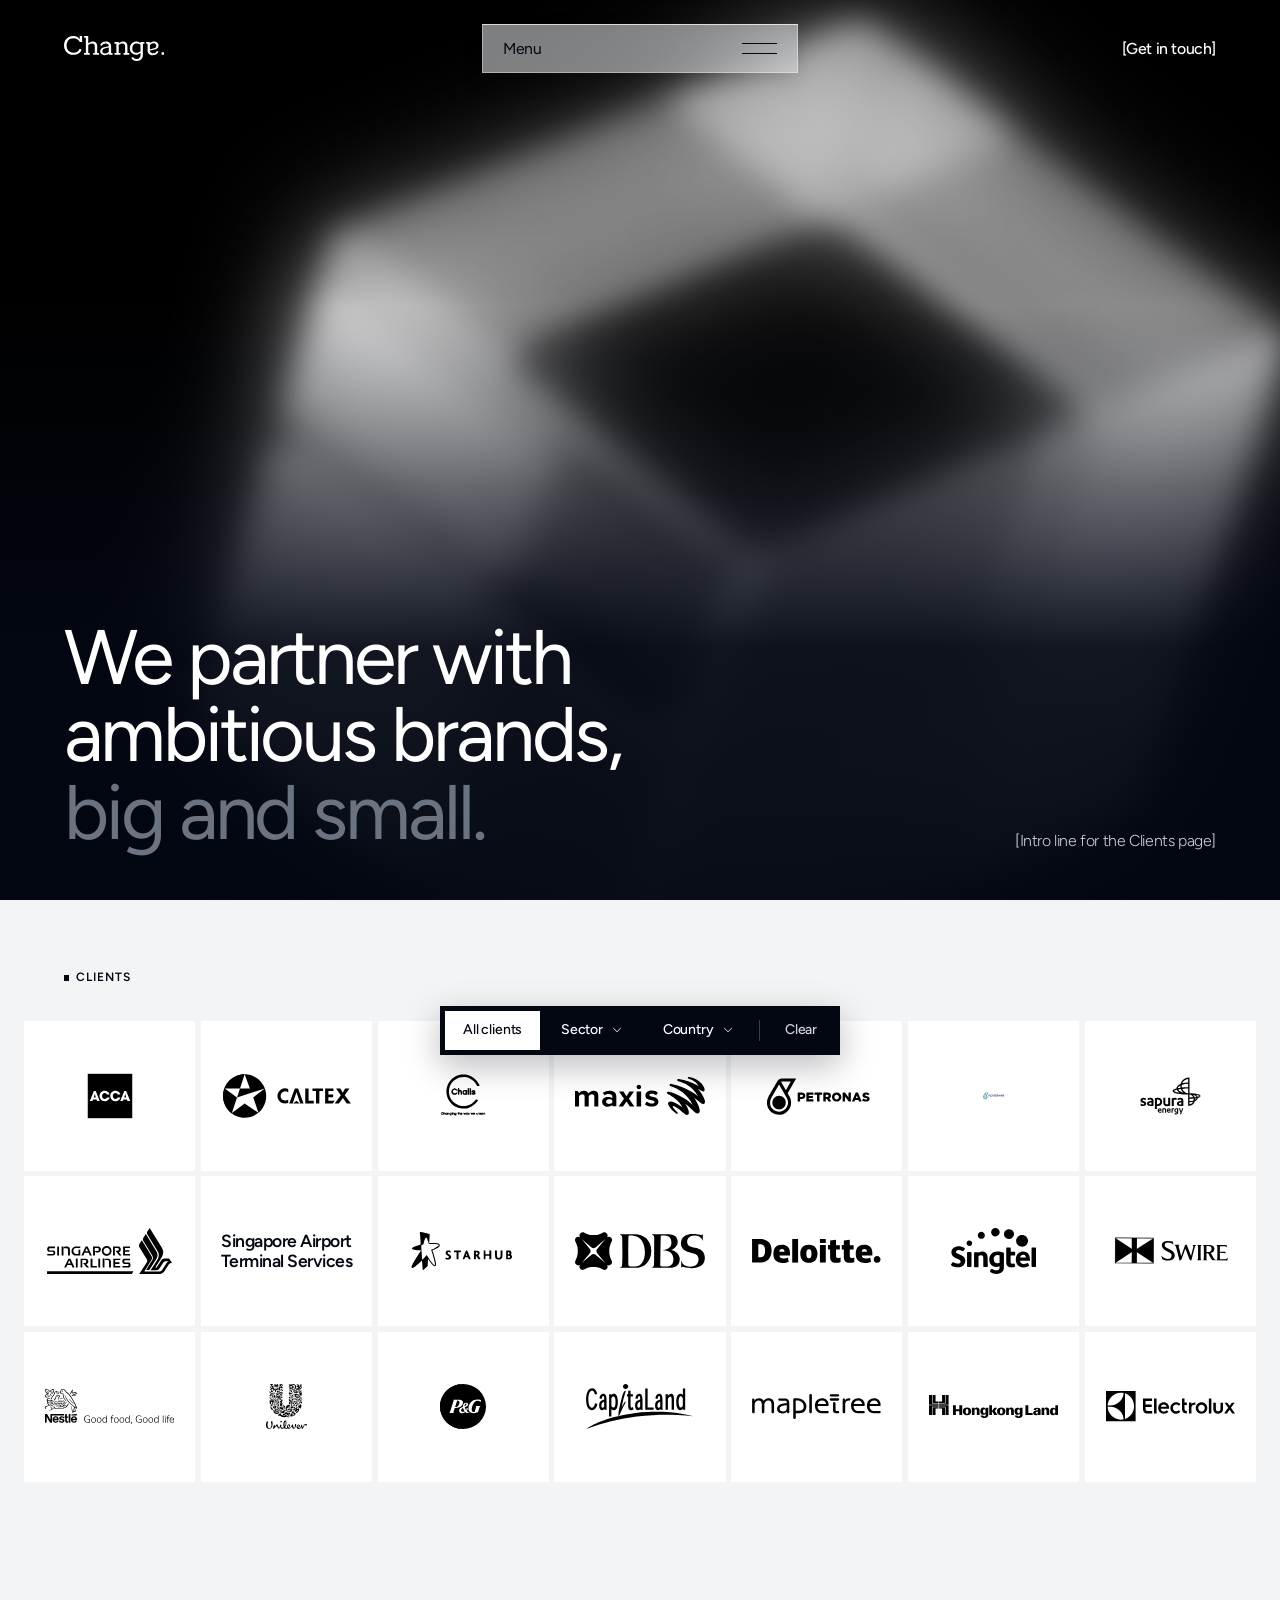
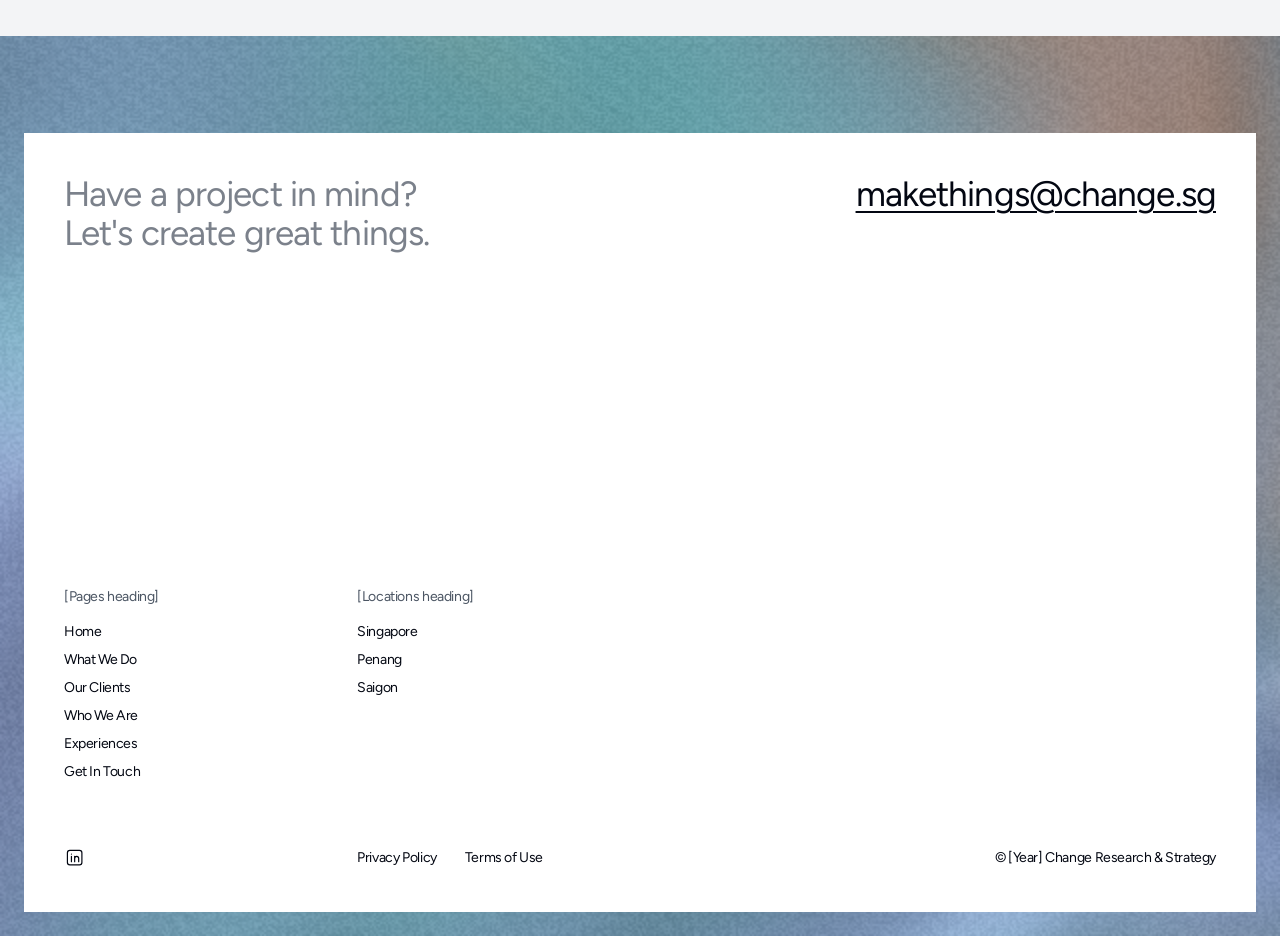
<file: clients.html>
<!doctype html>
<html lang="en-GB">
<head>
<meta charset="utf-8">
<meta name="viewport" content="width=device-width, initial-scale=1">
<title>Our Clients | Change Research &amp; Strategy</title>
<link rel="icon" href="assets/brand/favicon.svg" type="image/svg+xml">
<link rel="preconnect" href="https://fonts.googleapis.com">
<link rel="preconnect" href="https://fonts.gstatic.com" crossorigin="anonymous">
<link href="https://fonts.googleapis.com/css2?family=Figtree:wght@300..900&amp;display=swap" rel="stylesheet">
<link rel="stylesheet" href="css/change.css">
<link rel="stylesheet" href="css/clients.css">
<link rel="stylesheet" href="css/contact-drawer.css">
<link rel="stylesheet" href="css/site.css">
<script>document.documentElement.classList.add('js');try{if(sessionStorage.getItem('chg-curtain'))document.documentElement.classList.add('is-arriving')}catch(e){}</script>
</head>
<body class="page-clients">
<a class="skip" href="#main">Skip to content</a>
<div class="chg-root" data-theme="light">
<svg width="0" height="0" style="position: absolute" aria-hidden="true"><defs><symbol id="i-arrow-down" viewBox="0 0 24 24"><path d="M12 4v16M6 14l6 6 6-6"></path></symbol><symbol id="i-arrow-ne" viewBox="0 0 24 24"><path d="M7 17 17 7M8 7h9v9"></path></symbol><symbol id="i-plus" viewBox="0 0 24 24"><path d="M12 5v14M5 12h14"></path></symbol><symbol id="i-linkedin" viewBox="0 0 24 24"><rect x="3" y="3" width="18" height="18" rx="3"></rect><path d="M8 10.5V17M8 7.5v.01M12 17v-6.5M12 13.2c0-1.6 1-2.7 2.5-2.7S17 11.6 17 13.2V17"></path></symbol><symbol id="i-chevron-down" viewBox="0 0 24 24"><path d="m6 9 6 6 6-6"></path></symbol><symbol id="i-close" viewBox="0 0 24 24"><path d="M6 6l12 12M18 6 6 18"></path></symbol><symbol id="i-arrow-left" viewBox="0 0 24 24"><path d="M20 12H4M10 6l-6 6 6 6"></path></symbol><symbol id="i-arrow-right" viewBox="0 0 24 24"><path d="M4 12h16M14 6l6 6-6 6"></path></symbol><symbol id="i-link" viewBox="0 0 24 24"><path d="M10 14a4 4 0 0 0 5.66 0l3-3a4 4 0 0 0-5.66-5.66l-1 1M14 10a4 4 0 0 0-5.66 0l-3 3a4 4 0 0 0 5.66 5.66l1-1"></path></symbol><symbol id="i-alert" viewBox="0 0 24 24"><path d="M12 8v5M12 16.5v.01M12 3 2.5 20h19L12 3Z"></path></symbol></defs></svg>
<main id="main">
<div style="background: var(--surface); color: var(--text-primary)">

<!-- TopNav + Hero (dark, glass C. cube fragment as abstract background, Hero C) -->
<section class="chg-hero pg-dh" data-theme="dark" style="background: var(--surface); color: var(--text-on-dark); min-height: 100svh">
<div class="vh" aria-hidden="true"><div class="vh__in"><img src="assets/img/glass-c-05.png" alt="" style="width:8000px;left:-4520px;top:-5520px;filter:invert(1) contrast(1.1) brightness(1.6) blur(54px);opacity:0.7;"><img src="assets/img/glass-c-05.png" alt="" style="width:8000px;left:-4520px;top:-5520px;filter:invert(1) contrast(1.1) blur(16px);"></div></div>
<div class="vh__scrim" aria-hidden="true"></div>
<nav class="pg-nav" aria-label="Primary">
<a class="pg-nav__logo" href="index.html" aria-label="Change. home"><img class="chg-logo chg-logo--on-light" src="assets/brand/change-logo-on-light.svg" alt="Change."><img class="chg-logo chg-logo--on-dark" src="assets/brand/change-logo-on-dark.svg" alt="Change."></a>
<button class="pg-nav__menu" type="button" aria-expanded="false" aria-controls="pg-nav-panel"><span>Menu</span><span class="pg-nav__lines" aria-hidden="true"><i></i><i></i></span></button>
<div class="pg-nav__right"><a class="pg-nav__contactlink" href="#contact" data-contact-open>[Get in touch]</a></div>
<div class="pg-nav__panel" id="pg-nav-panel" hidden>
<ul class="pg-nav__list"><li><a class="pg-nav__link" href="index.html">Home</a></li><li><a class="pg-nav__link" href="what-we-do.html">What We Do</a></li><li><a class="pg-nav__link is-current" href="clients.html" aria-current="page">Our Clients</a></li><li><a class="pg-nav__link" href="index.html#who-we-are">Who We Are</a></li><li><a class="pg-nav__link" href="experiences.html">Experiences</a></li><li><a class="pg-nav__link" href="#contact" data-contact-open>Get In Touch</a></li></ul>
<div class="pg-nav__contact"><a class="pg-nav__link" href="mailto:makethings@change.sg">makethings@change.sg <svg class="chg-icon" aria-hidden="true"><use href="#i-arrow-ne"></use></svg></a><a class="pg-nav__link" href="#">LinkedIn <svg class="chg-icon" aria-hidden="true"><use href="#i-arrow-ne"></use></svg></a></div>
</div>
</nav>
<div class="chg-container pg-dh__body">
<div class="pg-dh__row">
<h1 class="h2 pg-dh__title">We partner with ambitious brands, <span class="chg-soft">big and small.</span></h1>
<p class="chg-hero__lead pg-dh__lead">[Intro line for the Clients page]</p>
</div>
</div>
</section>

<!-- CLIENTS GRID: client cards (logo stand-ins), hover reveals sector and country; floating filter bar -->
<section class="pg-cl" aria-labelledby="pg-cl-head">
<div class="pg-cl__head"><h2 class="label" id="pg-cl-head">CLIENTS</h2></div>
<ul class="pg-cl__grid">
<li><a class="pg-cl__tile" href="#" data-sector="" data-country=""><span class="pg-cl__meta pg-cl__meta--top">[Sector]</span><span class="pg-cl__meta pg-cl__meta--bottom">[Country]</span><span class="pg-cl__name pg-cl__name--logo"><img class="pg-cl__logo" src="assets/logos/acca.svg" alt="ACCA"></span></a></li>
<li><a class="pg-cl__tile" href="#" data-sector="" data-country=""><span class="pg-cl__meta pg-cl__meta--top">[Sector]</span><span class="pg-cl__meta pg-cl__meta--bottom">[Country]</span><span class="pg-cl__name pg-cl__name--logo"><img class="pg-cl__logo" src="assets/logos/caltex.svg" alt="Caltex"></span></a></li>
<li><a class="pg-cl__tile" href="#" data-sector="" data-country=""><span class="pg-cl__meta pg-cl__meta--top">[Sector]</span><span class="pg-cl__meta pg-cl__meta--bottom">[Country]</span><span class="pg-cl__name pg-cl__name--logo"><img class="pg-cl__logo" src="assets/logos/challs.svg" alt="Challs"></span></a></li>
<li><a class="pg-cl__tile" href="#" data-sector="" data-country=""><span class="pg-cl__meta pg-cl__meta--top">[Sector]</span><span class="pg-cl__meta pg-cl__meta--bottom">[Country]</span><span class="pg-cl__name pg-cl__name--logo"><img class="pg-cl__logo" src="assets/logos/maxis.svg" alt="Maxis"></span></a></li>
<li><a class="pg-cl__tile" href="#" data-sector="" data-country=""><span class="pg-cl__meta pg-cl__meta--top">[Sector]</span><span class="pg-cl__meta pg-cl__meta--bottom">[Country]</span><span class="pg-cl__name pg-cl__name--logo"><img class="pg-cl__logo" src="assets/logos/petronas-brands.svg" alt="Petronas"></span></a></li>
<li><a class="pg-cl__tile" href="#" data-sector="" data-country=""><span class="pg-cl__meta pg-cl__meta--top">[Sector]</span><span class="pg-cl__meta pg-cl__meta--bottom">[Country]</span><span class="pg-cl__name pg-cl__name--logo"><img class="pg-cl__logo" src="assets/logos/petrosains.svg" alt="Petrosains"></span></a></li>
<li><a class="pg-cl__tile" href="#" data-sector="" data-country=""><span class="pg-cl__meta pg-cl__meta--top">[Sector]</span><span class="pg-cl__meta pg-cl__meta--bottom">[Country]</span><span class="pg-cl__name pg-cl__name--logo"><img class="pg-cl__logo" src="assets/logos/sapura-energy.svg" alt="Sapura"></span></a></li>
<li><a class="pg-cl__tile" href="#" data-sector="" data-country=""><span class="pg-cl__meta pg-cl__meta--top">[Sector]</span><span class="pg-cl__meta pg-cl__meta--bottom">[Country]</span><span class="pg-cl__name pg-cl__name--logo"><img class="pg-cl__logo" src="assets/logos/singapore-airlines.svg" alt="Singapore Airlines"></span></a></li>
<li><a class="pg-cl__tile" href="#"><span class="pg-cl__meta pg-cl__meta--top">[Sector]</span><span class="pg-cl__meta pg-cl__meta--bottom">[Country]</span><span class="pg-cl__name">Singapore Airport Terminal Services</span></a></li>
<li><a class="pg-cl__tile" href="#" data-sector="" data-country=""><span class="pg-cl__meta pg-cl__meta--top">[Sector]</span><span class="pg-cl__meta pg-cl__meta--bottom">[Country]</span><span class="pg-cl__name pg-cl__name--logo"><img class="pg-cl__logo" src="assets/logos/starhub.svg" alt="Starhub"></span></a></li>
<li><a class="pg-cl__tile" href="#" data-sector="" data-country=""><span class="pg-cl__meta pg-cl__meta--top">[Sector]</span><span class="pg-cl__meta pg-cl__meta--bottom">[Country]</span><span class="pg-cl__name pg-cl__name--logo"><img class="pg-cl__logo" src="assets/logos/dbs.svg" alt="DBS"></span></a></li>
<li><a class="pg-cl__tile" href="#" data-sector="" data-country=""><span class="pg-cl__meta pg-cl__meta--top">[Sector]</span><span class="pg-cl__meta pg-cl__meta--bottom">[Country]</span><span class="pg-cl__name pg-cl__name--logo"><img class="pg-cl__logo" src="assets/logos/deloitte.svg" alt="Deloitte"></span></a></li>
<li><a class="pg-cl__tile" href="#" data-sector="" data-country=""><span class="pg-cl__meta pg-cl__meta--top">[Sector]</span><span class="pg-cl__meta pg-cl__meta--bottom">[Country]</span><span class="pg-cl__name pg-cl__name--logo"><img class="pg-cl__logo" src="assets/logos/singtel.svg" alt="Singtel"></span></a></li>
<li><a class="pg-cl__tile" href="#" data-sector="" data-country=""><span class="pg-cl__meta pg-cl__meta--top">[Sector]</span><span class="pg-cl__meta pg-cl__meta--bottom">[Country]</span><span class="pg-cl__name pg-cl__name--logo"><img class="pg-cl__logo" src="assets/logos/swire.svg" alt="Swire"></span></a></li>
<li><a class="pg-cl__tile" href="#" data-sector="" data-country=""><span class="pg-cl__meta pg-cl__meta--top">[Sector]</span><span class="pg-cl__meta pg-cl__meta--bottom">[Country]</span><span class="pg-cl__name pg-cl__name--logo"><img class="pg-cl__logo" src="assets/logos/nestle.svg" alt="Nestle"></span></a></li>
<li><a class="pg-cl__tile" href="#" data-sector="" data-country=""><span class="pg-cl__meta pg-cl__meta--top">[Sector]</span><span class="pg-cl__meta pg-cl__meta--bottom">[Country]</span><span class="pg-cl__name pg-cl__name--logo"><img class="pg-cl__logo" src="assets/logos/unilever.svg" alt="Unilever"></span></a></li>
<li><a class="pg-cl__tile" href="#" data-sector="" data-country=""><span class="pg-cl__meta pg-cl__meta--top">[Sector]</span><span class="pg-cl__meta pg-cl__meta--bottom">[Country]</span><span class="pg-cl__name pg-cl__name--logo"><img class="pg-cl__logo" src="assets/logos/procter-gamble.svg" alt="P&amp;G"></span></a></li>
<li><a class="pg-cl__tile" href="#" data-sector="" data-country=""><span class="pg-cl__meta pg-cl__meta--top">[Sector]</span><span class="pg-cl__meta pg-cl__meta--bottom">[Country]</span><span class="pg-cl__name pg-cl__name--logo"><img class="pg-cl__logo" src="assets/logos/capitaland.svg" alt="Capitaland"></span></a></li>
<li><a class="pg-cl__tile" href="#" data-sector="" data-country=""><span class="pg-cl__meta pg-cl__meta--top">[Sector]</span><span class="pg-cl__meta pg-cl__meta--bottom">[Country]</span><span class="pg-cl__name pg-cl__name--logo"><img class="pg-cl__logo" src="assets/logos/mapletree.svg" alt="Mapletree"></span></a></li>
<li><a class="pg-cl__tile" href="#" data-sector="" data-country=""><span class="pg-cl__meta pg-cl__meta--top">[Sector]</span><span class="pg-cl__meta pg-cl__meta--bottom">[Country]</span><span class="pg-cl__name pg-cl__name--logo"><img class="pg-cl__logo" src="assets/logos/hongkong-land.svg" alt="Hongkong Land"></span></a></li>
<li><a class="pg-cl__tile" href="#" data-sector="" data-country=""><span class="pg-cl__meta pg-cl__meta--top">[Sector]</span><span class="pg-cl__meta pg-cl__meta--bottom">[Country]</span><span class="pg-cl__name pg-cl__name--logo"><img class="pg-cl__logo" src="assets/logos/electrolux.svg" alt="Electrolux"></span></a></li>
</ul>
<div class="pg-filter-dock"><div class="pg-filter__panel" id="pg-filter-sector" hidden role="dialog" aria-label="Filter by sector"><div class="pg-filter__phead"><h3 class="pg-filter__ptitle">Sector</h3><button class="pg-filter__close" type="button" aria-label="Close sector filter"><svg class="chg-icon" aria-hidden="true"><use href="#i-close"></use></svg></button></div><ul class="pg-filter__opts"><li><label class="pg-filter__opt"><input type="checkbox" name="sector" value="aviation"><span>Aviation</span></label></li><li><label class="pg-filter__opt"><input type="checkbox" name="sector" value="conglomerate"><span>Conglomerate</span></label></li><li><label class="pg-filter__opt"><input type="checkbox" name="sector" value="construction"><span>Construction</span></label></li><li><label class="pg-filter__opt"><input type="checkbox" name="sector" value="education"><span>Education</span></label></li><li><label class="pg-filter__opt"><input type="checkbox" name="sector" value="energy"><span>Energy</span></label></li><li><label class="pg-filter__opt"><input type="checkbox" name="sector" value="financial"><span>Financial</span></label></li><li><label class="pg-filter__opt"><input type="checkbox" name="sector" value="fmcg"><span>FMCG</span></label></li><li><label class="pg-filter__opt"><input type="checkbox" name="sector" value="healthcare"><span>Healthcare</span></label></li><li><label class="pg-filter__opt"><input type="checkbox" name="sector" value="hospitality-leisure"><span>Hospitality &amp; Leisure</span></label></li><li><label class="pg-filter__opt"><input type="checkbox" name="sector" value="lifestyle"><span>Lifestyle</span></label></li><li><label class="pg-filter__opt"><input type="checkbox" name="sector" value="professional-services"><span>Professional Services</span></label></li><li><label class="pg-filter__opt"><input type="checkbox" name="sector" value="property-branded-residences"><span>Property - Branded Residences</span></label></li><li><label class="pg-filter__opt"><input type="checkbox" name="sector" value="property-commercial"><span>Property - Commercial</span></label></li><li><label class="pg-filter__opt"><input type="checkbox" name="sector" value="property-corporate"><span>Property - Corporate</span></label></li><li><label class="pg-filter__opt"><input type="checkbox" name="sector" value="property-industrial"><span>Property - Industrial</span></label></li><li><label class="pg-filter__opt"><input type="checkbox" name="sector" value="property-mixed-use"><span>Property - Mixed Use</span></label></li><li><label class="pg-filter__opt"><input type="checkbox" name="sector" value="property-residential"><span>Property - Residential</span></label></li><li><label class="pg-filter__opt"><input type="checkbox" name="sector" value="property-retail"><span>Property - Retail</span></label></li><li><label class="pg-filter__opt"><input type="checkbox" name="sector" value="public-sector"><span>Public Sector</span></label></li><li><label class="pg-filter__opt"><input type="checkbox" name="sector" value="technology"><span>Technology</span></label></li><li><label class="pg-filter__opt"><input type="checkbox" name="sector" value="telecommunications"><span>Telecommunications</span></label></li></ul><div class="pg-filter__pfoot"><button class="pg-filter__text" type="button">Clear</button></div></div><div class="pg-filter__panel" id="pg-filter-country" role="dialog" aria-label="Filter by country" hidden><div class="pg-filter__phead"><h3 class="pg-filter__ptitle">Country</h3><button class="pg-filter__close" type="button" aria-label="Close country filter"><svg class="chg-icon" aria-hidden="true"><use href="#i-close"></use></svg></button></div><ul class="pg-filter__opts"><li>[Country list to come]</li></ul><div class="pg-filter__pfoot"><button class="pg-filter__text" type="button">Clear</button></div></div><div class="pg-filter" role="toolbar" aria-label="Filter clients"><button class="pg-filter__btn is-active" type="button" aria-pressed="true">All clients</button><button class="pg-filter__btn" type="button" aria-haspopup="dialog" aria-expanded="false" aria-controls="pg-filter-sector">Sector<svg class="chg-icon" aria-hidden="true"><use href="#i-chevron-down"></use></svg></button><button class="pg-filter__btn" type="button" aria-haspopup="dialog" aria-expanded="false" aria-controls="pg-filter-country">Country<svg class="chg-icon" aria-hidden="true"><use href="#i-chevron-down"></use></svg></button><span class="pg-filter__sep" aria-hidden="true"></span><button class="pg-filter__btn pg-filter__btn--quiet" type="button">Clear</button></div></div>
</section>

<!-- CONTACT: greyscale shader field with noise grain; contact + footer sit on a nested card -->
<section class="pg-contact" data-theme="light" aria-labelledby="pg-contact-head">
<div class="pg-contact__pin">
<div class="pg-contact__shader" aria-hidden="true"></div>
<canvas class="pg-contact__gl" data-shader-bg data-colors="#73bfc4,#ff810a,#8da0ce" aria-hidden="true"></canvas>
<svg class="pg-contact__grain" aria-hidden="true" focusable="false"><filter id="pg-grain" x="0" y="0" width="100%" height="100%"><feTurbulence type="fractalNoise" baseFrequency="0.85" numOctaves="3" stitchTiles="stitch"></feTurbulence><feColorMatrix type="saturate" values="0"></feColorMatrix></filter><rect width="100%" height="100%" filter="url(#pg-grain)"></rect></svg>
<div class="pg-contact__card">
<div class="pg-contact__top">
<h2 class="pg-contact__title" id="pg-contact-head">Have a project in mind?<br>Let's create great things.</h2>
<a class="pg-contact__email" href="mailto:makethings@change.sg">makethings@change.sg</a>
</div>
<footer class="pg-contact__foot">
<div class="pg-contact__cols">
<nav class="pg-contact__col" aria-label="Pages"><h3 class="pg-contact__colh">[Pages heading]</h3><a href="index.html">Home</a><a href="what-we-do.html">What We Do</a><a href="clients.html" aria-current="page">Our Clients</a><a href="index.html#who-we-are">Who We Are</a><a href="experiences.html">Experiences</a><a href="#contact" data-contact-open>Get In Touch</a></nav>
<div class="pg-contact__col"><h3 class="pg-contact__colh">[Locations heading]</h3><span>Singapore</span><span>Penang</span><span>Saigon</span></div>
</div>
<div class="pg-contact__base">
<div class="pg-contact__social"><a class="pg-contact__icon" href="#" aria-label="LinkedIn"><svg class="chg-icon" aria-hidden="true"><use href="#i-linkedin"></use></svg></a></div>
<nav class="pg-contact__legal" aria-label="Legal"><a href="#">Privacy Policy</a><a href="#">Terms of Use</a></nav>
<span class="pg-contact__copy">© [Year] Change Research &amp; Strategy</span>
</div>
</footer>
</div>
</div>
</section>

</div>
</main>
<div class="dr-scrim" data-contact-close aria-hidden="true"></div>
<aside class="dr" id="contact" role="dialog" tabindex="-1" aria-modal="true" aria-labelledby="dr-h"><div class="dr__top"><span class="label dr__label">GET IN TOUCH</span><button class="dr__close" type="button" data-contact-close aria-label="Close"><svg class="chg-icon" aria-hidden="true"><use href="#i-close"></use></svg></button></div><h2 class="dr__h" id="dr-h">Let's create great things.</h2><form class="ct-fields ct-fields--compact" aria-label="Contact form" data-contact-form novalidate><div class="ct-field"><label for="d-fn">First name<span aria-hidden="true">*</span></label><input id="d-fn" name="first_name" type="text" placeholder="[First name]" required aria-required="true"></div><div class="ct-field"><label for="d-ln">Last name<span aria-hidden="true">*</span></label><input id="d-ln" name="last_name" type="text" placeholder="[Last name]" required aria-required="true"></div><div class="ct-field ct-field--full"><label for="d-em">Email<span aria-hidden="true">*</span></label><input id="d-em" name="email" type="email" placeholder="[name@company.com]" required aria-required="true"></div><div class="ct-field"><label for="d-rg">Location<span aria-hidden="true">*</span></label><div class="ct-select"><select id="d-rg" name="location" required aria-required="true"><option value="">Select a location</option><option>Singapore</option><option>Penang</option><option>Saigon</option></select><svg class="chg-icon" aria-hidden="true"><use href="#i-chevron-down"></use></svg></div></div><div class="ct-field"><label for="d-sb">Subject<span aria-hidden="true">*</span></label><div class="ct-select"><select id="d-sb" name="subject" required aria-required="true"><option value="">Select a subject</option><option>[Subject]</option></select><svg class="chg-icon" aria-hidden="true"><use href="#i-chevron-down"></use></svg></div></div><div class="ct-field ct-field--full"><label for="d-msg">Message<span aria-hidden="true">*</span></label><textarea id="d-msg" name="message" rows="3" placeholder="[Your message]" required aria-required="true"></textarea></div><div class="ct-submit"><p class="ct-req"><span aria-hidden="true">*</span>Mandatory field</p><button class="ct-btn" type="submit"><svg class="chg-icon" aria-hidden="true"><use href="#i-arrow-right"></use></svg>Send message</button></div></form><div class="dr-loc"><h3 class="dr-loc__label">Locations</h3><ul><li><h3 class="dr-loc__city">Singapore</h3><a href="#">[Office email]</a><span>[Phone]</span></li><li><h3 class="dr-loc__city">Penang</h3><a href="#">[Office email]</a><span>[Phone]</span></li><li><h3 class="dr-loc__city">Saigon</h3><a href="#">[Office email]</a><span>[Phone]</span></li></ul></div></aside>
<div class="curtain" aria-hidden="true"></div>
</div>
<script src="js/site.js" defer></script>
<script src="js/clients.js" defer></script>
</body>
</html>
</file>
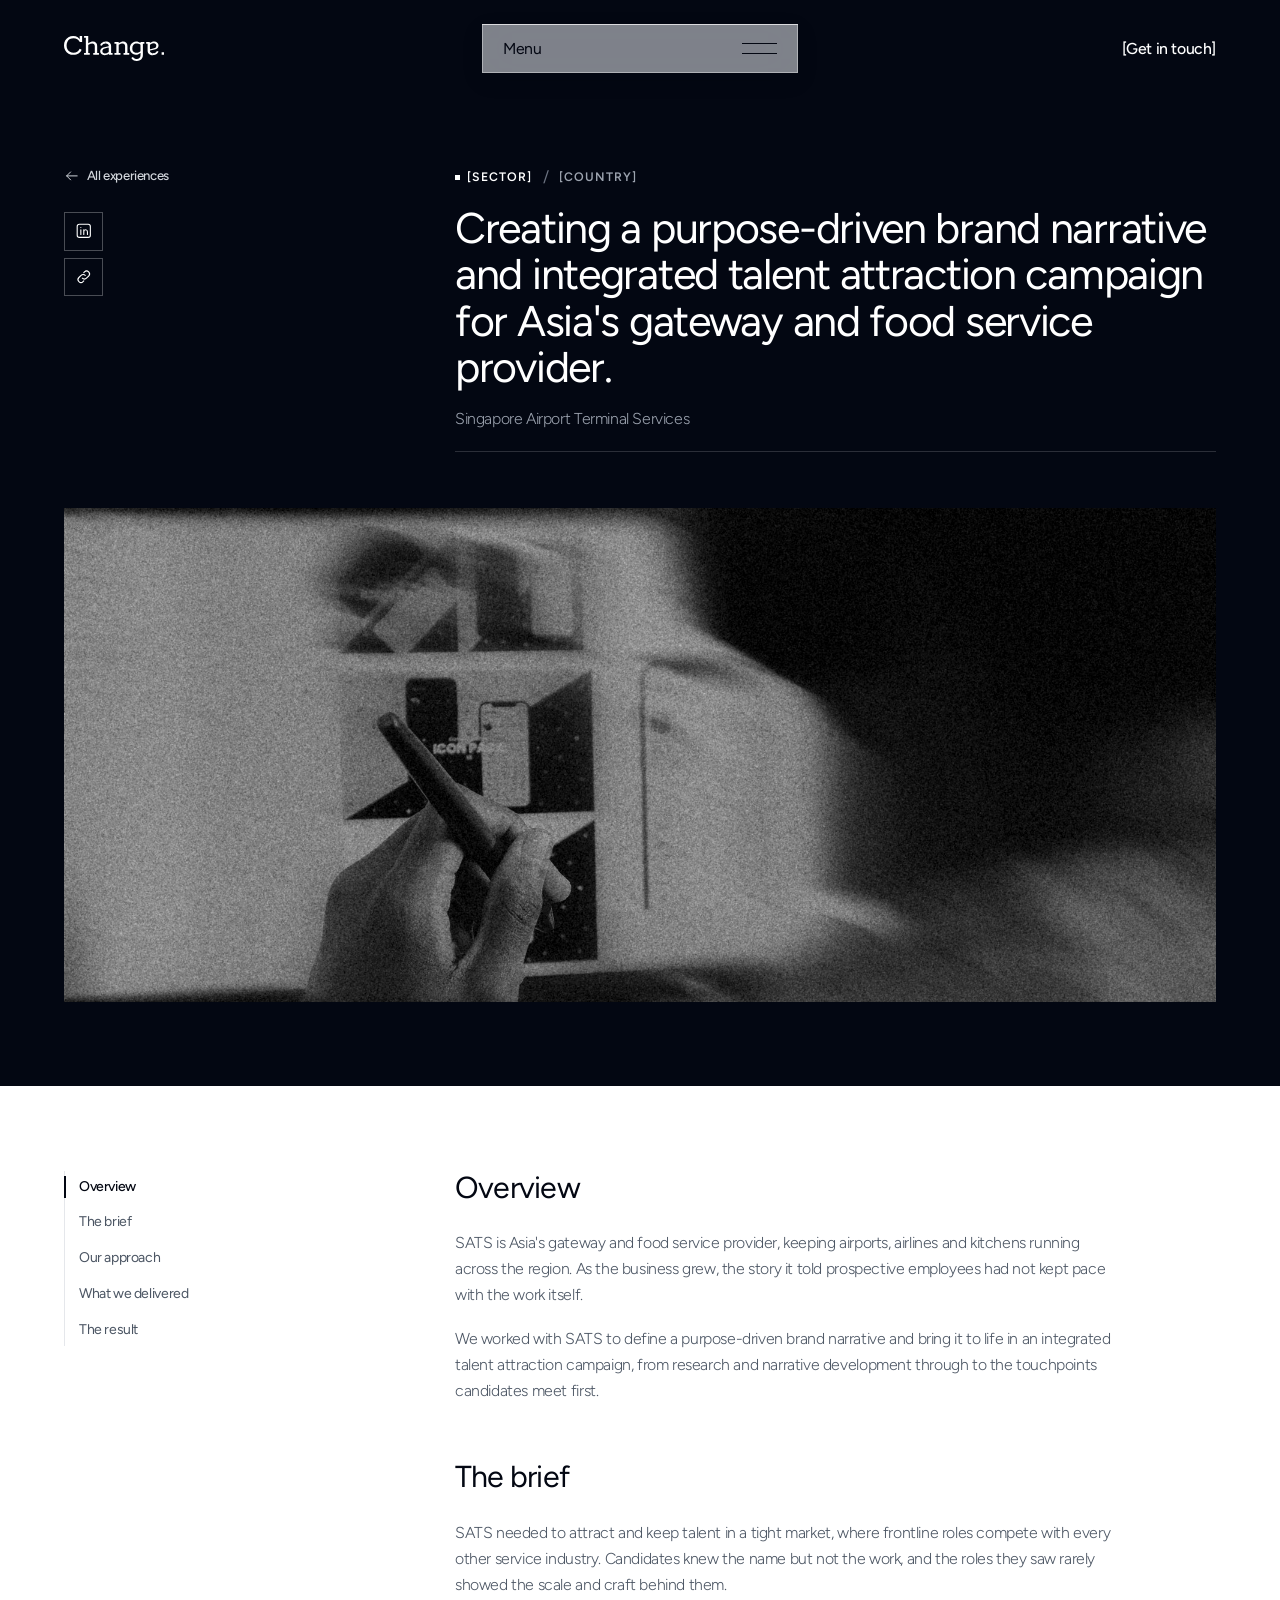
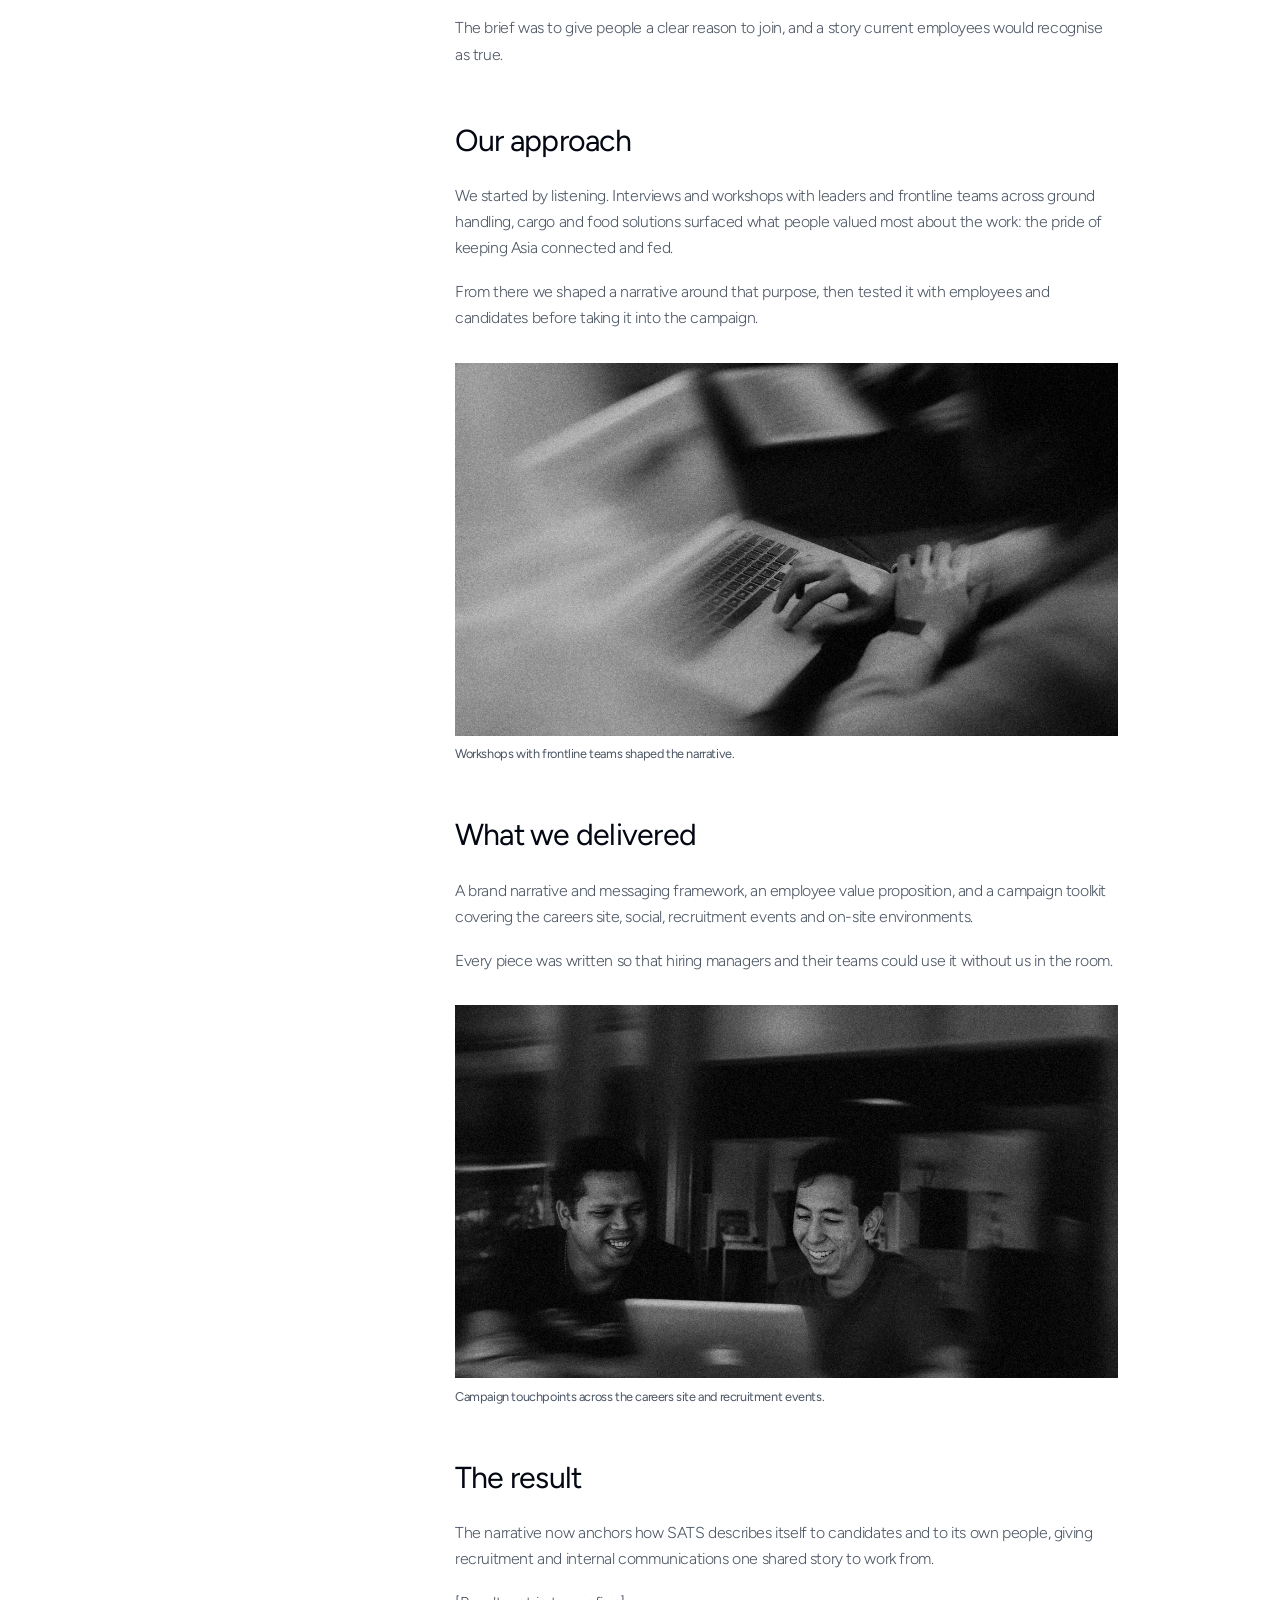
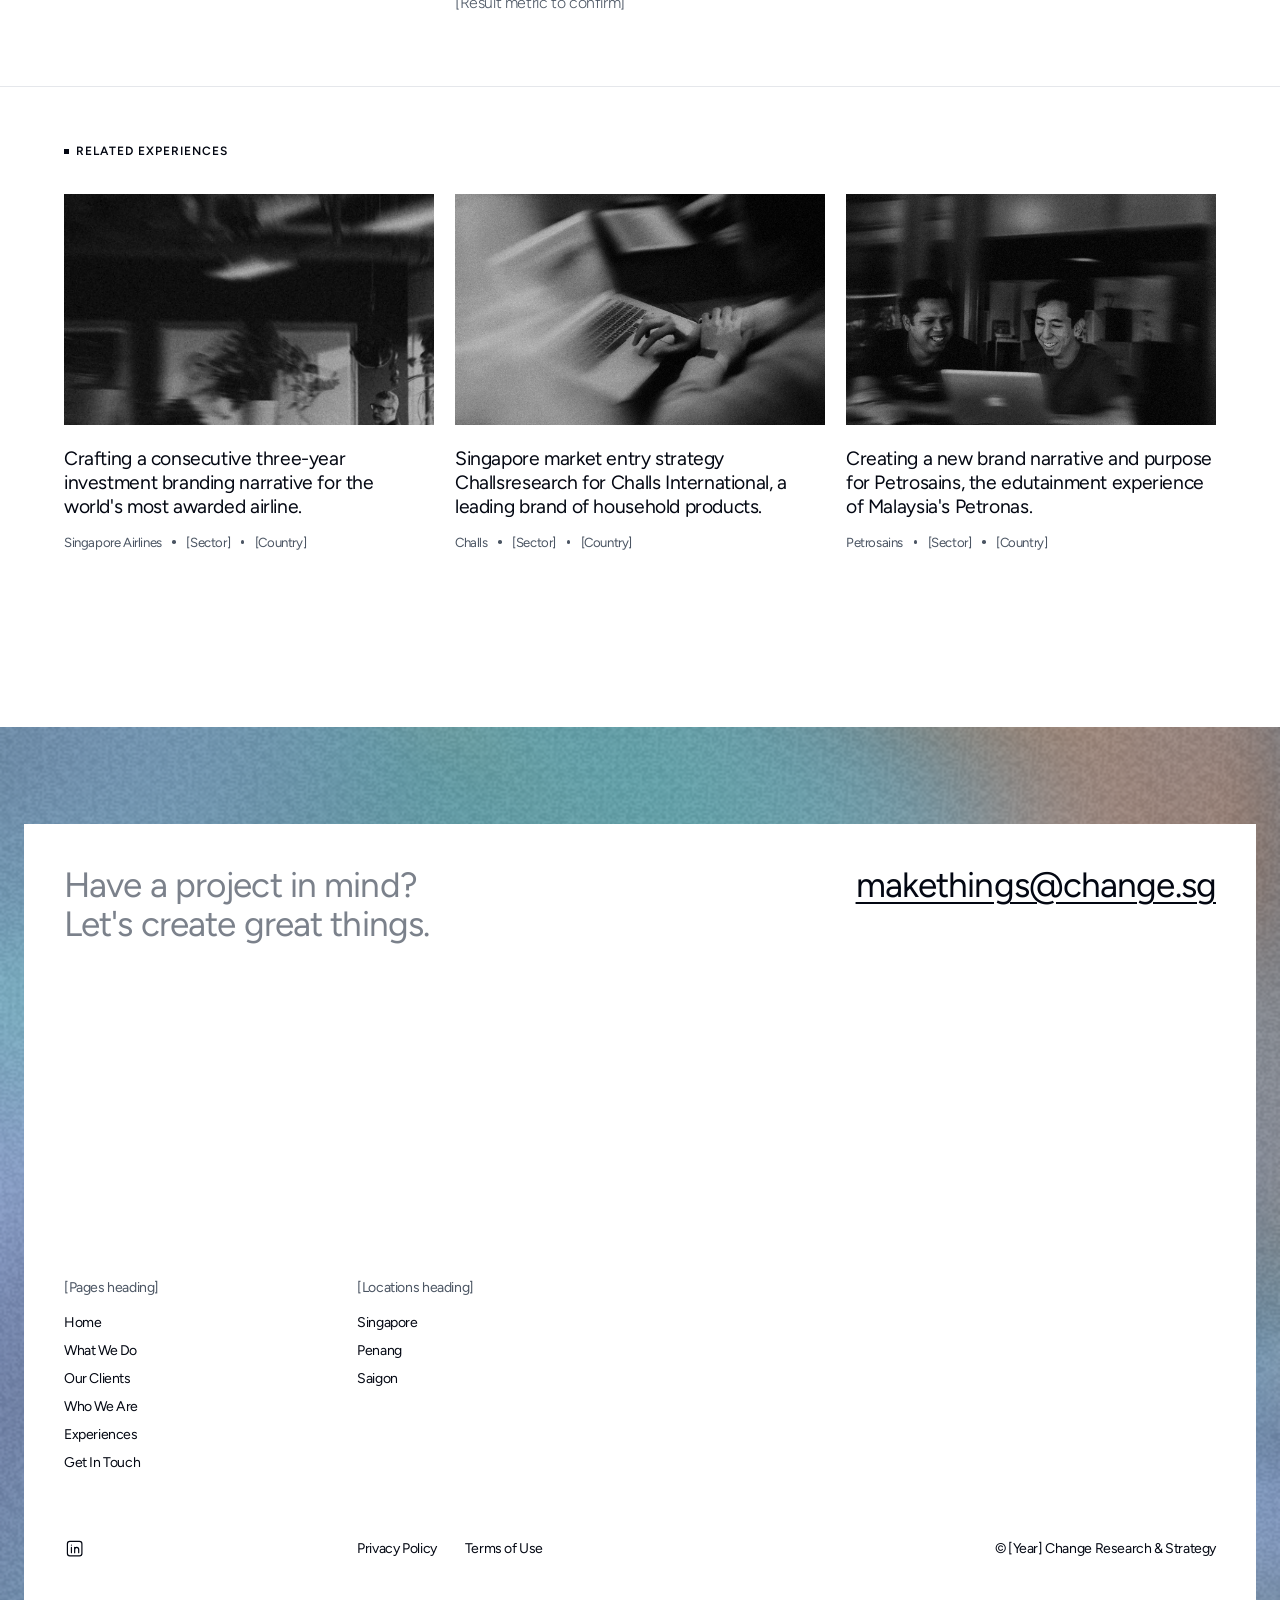
<file: experience-sats.html>
<!doctype html>
<html lang="en-GB">
<head>
<meta charset="utf-8">
<meta name="viewport" content="width=device-width, initial-scale=1">
<title>Singapore Airport Terminal Services | Experiences | Change Research &amp; Strategy</title>
<link rel="icon" href="assets/brand/favicon.svg" type="image/svg+xml">
<link rel="preconnect" href="https://fonts.googleapis.com">
<link rel="preconnect" href="https://fonts.gstatic.com" crossorigin="anonymous">
<link href="https://fonts.googleapis.com/css2?family=Figtree:wght@300..900&amp;display=swap" rel="stylesheet">
<link rel="stylesheet" href="css/change.css">
<link rel="stylesheet" href="css/experience-article.css">
<link rel="stylesheet" href="css/contact-drawer.css">
<link rel="stylesheet" href="css/site.css">
<script>document.documentElement.classList.add('js');try{if(sessionStorage.getItem('chg-curtain'))document.documentElement.classList.add('is-arriving')}catch(e){}</script>
</head>
<body class="page-experience-article">
<a class="skip" href="#main">Skip to content</a>
<div class="chg-root" data-theme="light">
<svg width="0" height="0" style="position: absolute" aria-hidden="true"><defs><symbol id="i-arrow-down" viewBox="0 0 24 24"><path d="M12 4v16M6 14l6 6 6-6"></path></symbol><symbol id="i-arrow-ne" viewBox="0 0 24 24"><path d="M7 17 17 7M8 7h9v9"></path></symbol><symbol id="i-plus" viewBox="0 0 24 24"><path d="M12 5v14M5 12h14"></path></symbol><symbol id="i-linkedin" viewBox="0 0 24 24"><rect x="3" y="3" width="18" height="18" rx="3"></rect><path d="M8 10.5V17M8 7.5v.01M12 17v-6.5M12 13.2c0-1.6 1-2.7 2.5-2.7S17 11.6 17 13.2V17"></path></symbol><symbol id="i-chevron-down" viewBox="0 0 24 24"><path d="m6 9 6 6 6-6"></path></symbol><symbol id="i-close" viewBox="0 0 24 24"><path d="M6 6l12 12M18 6 6 18"></path></symbol><symbol id="i-arrow-left" viewBox="0 0 24 24"><path d="M20 12H4M10 6l-6 6 6 6"></path></symbol><symbol id="i-arrow-right" viewBox="0 0 24 24"><path d="M4 12h16M14 6l6 6-6 6"></path></symbol><symbol id="i-link" viewBox="0 0 24 24"><path d="M10 14a4 4 0 0 0 5.66 0l3-3a4 4 0 0 0-5.66-5.66l-1 1M14 10a4 4 0 0 0-5.66 0l-3 3a4 4 0 0 0 5.66 5.66l1-1"></path></symbol><symbol id="i-alert" viewBox="0 0 24 24"><path d="M12 8v5M12 16.5v.01M12 3 2.5 20h19L12 3Z"></path></symbol></defs></svg>
<main id="main">
<div style="background: var(--surface); color: var(--text-primary)">

<!-- EXPERIENCE ARTICLE TOP: back link, share, meta, title, cover (dark) -->
<section class="ex-top ex-top--art" data-theme="dark" aria-labelledby="ex-art-h1">
<nav class="pg-nav" aria-label="Primary">
<a class="pg-nav__logo" href="index.html" aria-label="Change. home"><img class="chg-logo chg-logo--on-light" src="assets/brand/change-logo-on-light.svg" alt="Change."><img class="chg-logo chg-logo--on-dark" src="assets/brand/change-logo-on-dark.svg" alt="Change."></a>
<button class="pg-nav__menu" type="button" aria-expanded="false" aria-controls="pg-nav-panel"><span>Menu</span><span class="pg-nav__lines" aria-hidden="true"><i></i><i></i></span></button>
<div class="pg-nav__right"><a class="pg-nav__contactlink" href="#contact" data-contact-open>[Get in touch]</a></div>
<div class="pg-nav__panel" id="pg-nav-panel" hidden>
<ul class="pg-nav__list"><li><a class="pg-nav__link" href="index.html">Home</a></li><li><a class="pg-nav__link" href="what-we-do.html">What We Do</a></li><li><a class="pg-nav__link" href="clients.html">Our Clients</a></li><li><a class="pg-nav__link" href="index.html#who-we-are">Who We Are</a></li><li><a class="pg-nav__link is-current" href="experiences.html" aria-current="page">Experiences</a></li><li><a class="pg-nav__link" href="#contact" data-contact-open>Get In Touch</a></li></ul>
<div class="pg-nav__contact"><a class="pg-nav__link" href="mailto:makethings@change.sg">makethings@change.sg <svg class="chg-icon" aria-hidden="true"><use href="#i-arrow-ne"></use></svg></a><a class="pg-nav__link" href="#">LinkedIn <svg class="chg-icon" aria-hidden="true"><use href="#i-arrow-ne"></use></svg></a></div>
</div>
</nav>
<div class="ex-top__in"><div class="ex-art__side"><a class="ex-back" href="experiences.html"><svg class="chg-icon" aria-hidden="true"><use href="#i-arrow-left"></use></svg>All experiences</a><div class="ex-share" role="group" aria-label="Share"><a class="ex-share__btn" href="#" data-share="linkedin" target="_blank" rel="noopener" aria-label="Share on LinkedIn"><svg class="chg-icon" aria-hidden="true"><use href="#i-linkedin"></use></svg></a><button class="ex-share__btn" type="button" data-share="copy" aria-label="Copy link"><svg class="chg-icon" aria-hidden="true"><use href="#i-link"></use></svg></button></div></div><div class="ex-art__head"><div class="ex-art__meta"><span class="ex-tag">[Sector]</span><span class="ex-art__slash" aria-hidden="true">/</span><span class="ex-tag ex-tag--quiet">[Country]</span></div><h1 class="ex-art__title" id="ex-art-h1">Creating a purpose-driven brand narrative and integrated talent attraction campaign for Asia's gateway and food service provider.</h1><p class="ex-art__client">Singapore Airport Terminal Services</p></div><div class="ex-art__cover"><img class="ex-img" src="assets/img/photo-01.jpg" alt=""></div></div>
</section>

<!-- EXPERIENCE ARTICLE BODY: sticky anchor list (fixed sections for every experience) + article -->
<section class="ex-art">
<nav class="ex-toc" aria-label="On this page"><ol><li><a class="ex-toc__link is-current" href="#overview" aria-current="true">Overview</a></li><li><a class="ex-toc__link" href="#brief">The brief</a></li><li><a class="ex-toc__link" href="#approach">Our approach</a></li><li><a class="ex-toc__link" href="#delivered">What we delivered</a></li><li><a class="ex-toc__link" href="#result">The result</a></li></ol></nav>
<article class="ex-body"><section class="ex-sec" id="overview" aria-labelledby="overview-h"><h2 class="ex-sec__h" id="overview-h">Overview</h2><p>SATS is Asia's gateway and food service provider, keeping airports, airlines and kitchens running across the region. As the business grew, the story it told prospective employees had not kept pace with the work itself.</p><p>We worked with SATS to define a purpose-driven brand narrative and bring it to life in an integrated talent attraction campaign, from research and narrative development through to the touchpoints candidates meet first.</p></section><section class="ex-sec" id="brief" aria-labelledby="brief-h"><h2 class="ex-sec__h" id="brief-h">The brief</h2><p>SATS needed to attract and keep talent in a tight market, where frontline roles compete with every other service industry. Candidates knew the name but not the work, and the roles they saw rarely showed the scale and craft behind them.</p><p>The brief was to give people a clear reason to join, and a story current employees would recognise as true.</p></section><section class="ex-sec" id="approach" aria-labelledby="approach-h"><h2 class="ex-sec__h" id="approach-h">Our approach</h2><p>We started by listening. Interviews and workshops with leaders and frontline teams across ground handling, cargo and food solutions surfaced what people valued most about the work: the pride of keeping Asia connected and fed.</p><p>From there we shaped a narrative around that purpose, then tested it with employees and candidates before taking it into the campaign.</p><figure class="ex-fig"><div class="ex-fig__img"><img class="ex-img" src="assets/img/photo-03.jpg" alt="Workshops with frontline teams shaped the narrative."></div><figcaption>Workshops with frontline teams shaped the narrative.</figcaption></figure></section><section class="ex-sec" id="delivered" aria-labelledby="delivered-h"><h2 class="ex-sec__h" id="delivered-h">What we delivered</h2><p>A brand narrative and messaging framework, an employee value proposition, and a campaign toolkit covering the careers site, social, recruitment events and on-site environments.</p><p>Every piece was written so that hiring managers and their teams could use it without us in the room.</p><figure class="ex-fig"><div class="ex-fig__img"><img class="ex-img" src="assets/img/photo-04.jpg" alt="Campaign touchpoints across the careers site and recruitment events."></div><figcaption>Campaign touchpoints across the careers site and recruitment events.</figcaption></figure></section><section class="ex-sec" id="result" aria-labelledby="result-h"><h2 class="ex-sec__h" id="result-h">The result</h2><p>The narrative now anchors how SATS describes itself to candidates and to its own people, giving recruitment and internal communications one shared story to work from.</p><p>[Result metric to confirm]</p></section></article>
</section>

<!-- RELATED EXPERIENCES -->
<section class="ex-rel" aria-labelledby="ex-rel-h">
<h2 class="label ex-rel__label" id="ex-rel-h">RELATED EXPERIENCES</h2>
<ul class="ex-rel__grid"><li><a class="ex-card" href="#"><div class="ex-card__media"><img class="ex-img" src="assets/img/photo-02.jpg" alt=""></div><h3 class="ex-card__title">Crafting a consecutive three-year investment branding narrative for the world's most awarded airline.</h3><span class="ex-meta"><span>Singapore Airlines</span><i aria-hidden="true"></i><span>[Sector]</span><i aria-hidden="true"></i><span>[Country]</span></span></a></li><li><a class="ex-card" href="#"><div class="ex-card__media"><img class="ex-img" src="assets/img/photo-03.jpg" alt=""></div><h3 class="ex-card__title">Singapore market entry strategy Challsresearch for Challs International, a leading brand of household products.</h3><span class="ex-meta"><span>Challs</span><i aria-hidden="true"></i><span>[Sector]</span><i aria-hidden="true"></i><span>[Country]</span></span></a></li><li><a class="ex-card" href="#"><div class="ex-card__media"><img class="ex-img" src="assets/img/photo-04.jpg" alt=""></div><h3 class="ex-card__title">Creating a new brand narrative and purpose for Petrosains, the edutainment experience of Malaysia's Petronas.</h3><span class="ex-meta"><span>Petrosains</span><i aria-hidden="true"></i><span>[Sector]</span><i aria-hidden="true"></i><span>[Country]</span></span></a></li></ul>
</section>

<!-- CONTACT: greyscale shader field with noise grain; contact + footer sit on a nested card -->
<section class="pg-contact" data-theme="light" aria-labelledby="pg-contact-head">
<div class="pg-contact__pin">
<div class="pg-contact__shader" aria-hidden="true"></div>
<canvas class="pg-contact__gl" data-shader-bg data-colors="#73bfc4,#ff810a,#8da0ce" aria-hidden="true"></canvas>
<svg class="pg-contact__grain" aria-hidden="true" focusable="false"><filter id="pg-grain" x="0" y="0" width="100%" height="100%"><feTurbulence type="fractalNoise" baseFrequency="0.85" numOctaves="3" stitchTiles="stitch"></feTurbulence><feColorMatrix type="saturate" values="0"></feColorMatrix></filter><rect width="100%" height="100%" filter="url(#pg-grain)"></rect></svg>
<div class="pg-contact__card">
<div class="pg-contact__top">
<h2 class="pg-contact__title" id="pg-contact-head">Have a project in mind?<br>Let's create great things.</h2>
<a class="pg-contact__email" href="mailto:makethings@change.sg">makethings@change.sg</a>
</div>
<footer class="pg-contact__foot">
<div class="pg-contact__cols">
<nav class="pg-contact__col" aria-label="Pages"><h3 class="pg-contact__colh">[Pages heading]</h3><a href="index.html">Home</a><a href="what-we-do.html">What We Do</a><a href="clients.html">Our Clients</a><a href="index.html#who-we-are">Who We Are</a><a href="experiences.html" aria-current="page">Experiences</a><a href="#contact" data-contact-open>Get In Touch</a></nav>
<div class="pg-contact__col"><h3 class="pg-contact__colh">[Locations heading]</h3><span>Singapore</span><span>Penang</span><span>Saigon</span></div>
</div>
<div class="pg-contact__base">
<div class="pg-contact__social"><a class="pg-contact__icon" href="#" aria-label="LinkedIn"><svg class="chg-icon" aria-hidden="true"><use href="#i-linkedin"></use></svg></a></div>
<nav class="pg-contact__legal" aria-label="Legal"><a href="#">Privacy Policy</a><a href="#">Terms of Use</a></nav>
<span class="pg-contact__copy">© [Year] Change Research &amp; Strategy</span>
</div>
</footer>
</div>
</div>
</section>

</div>
</main>
<div class="dr-scrim" data-contact-close aria-hidden="true"></div>
<aside class="dr" id="contact" role="dialog" tabindex="-1" aria-modal="true" aria-labelledby="dr-h"><div class="dr__top"><span class="label dr__label">GET IN TOUCH</span><button class="dr__close" type="button" data-contact-close aria-label="Close"><svg class="chg-icon" aria-hidden="true"><use href="#i-close"></use></svg></button></div><h2 class="dr__h" id="dr-h">Let's create great things.</h2><form class="ct-fields ct-fields--compact" aria-label="Contact form" data-contact-form novalidate><div class="ct-field"><label for="d-fn">First name<span aria-hidden="true">*</span></label><input id="d-fn" name="first_name" type="text" placeholder="[First name]" required aria-required="true"></div><div class="ct-field"><label for="d-ln">Last name<span aria-hidden="true">*</span></label><input id="d-ln" name="last_name" type="text" placeholder="[Last name]" required aria-required="true"></div><div class="ct-field ct-field--full"><label for="d-em">Email<span aria-hidden="true">*</span></label><input id="d-em" name="email" type="email" placeholder="[name@company.com]" required aria-required="true"></div><div class="ct-field"><label for="d-rg">Location<span aria-hidden="true">*</span></label><div class="ct-select"><select id="d-rg" name="location" required aria-required="true"><option value="">Select a location</option><option>Singapore</option><option>Penang</option><option>Saigon</option></select><svg class="chg-icon" aria-hidden="true"><use href="#i-chevron-down"></use></svg></div></div><div class="ct-field"><label for="d-sb">Subject<span aria-hidden="true">*</span></label><div class="ct-select"><select id="d-sb" name="subject" required aria-required="true"><option value="">Select a subject</option><option>[Subject]</option></select><svg class="chg-icon" aria-hidden="true"><use href="#i-chevron-down"></use></svg></div></div><div class="ct-field ct-field--full"><label for="d-msg">Message<span aria-hidden="true">*</span></label><textarea id="d-msg" name="message" rows="3" placeholder="[Your message]" required aria-required="true"></textarea></div><div class="ct-submit"><p class="ct-req"><span aria-hidden="true">*</span>Mandatory field</p><button class="ct-btn" type="submit"><svg class="chg-icon" aria-hidden="true"><use href="#i-arrow-right"></use></svg>Send message</button></div></form><div class="dr-loc"><h3 class="dr-loc__label">Locations</h3><ul><li><h3 class="dr-loc__city">Singapore</h3><a href="#">[Office email]</a><span>[Phone]</span></li><li><h3 class="dr-loc__city">Penang</h3><a href="#">[Office email]</a><span>[Phone]</span></li><li><h3 class="dr-loc__city">Saigon</h3><a href="#">[Office email]</a><span>[Phone]</span></li></ul></div></aside>
<div class="curtain" aria-hidden="true"></div>
</div>
<script src="js/site.js" defer></script>
<script src="js/experience-article.js" defer></script>
</body>
</html>
</file>
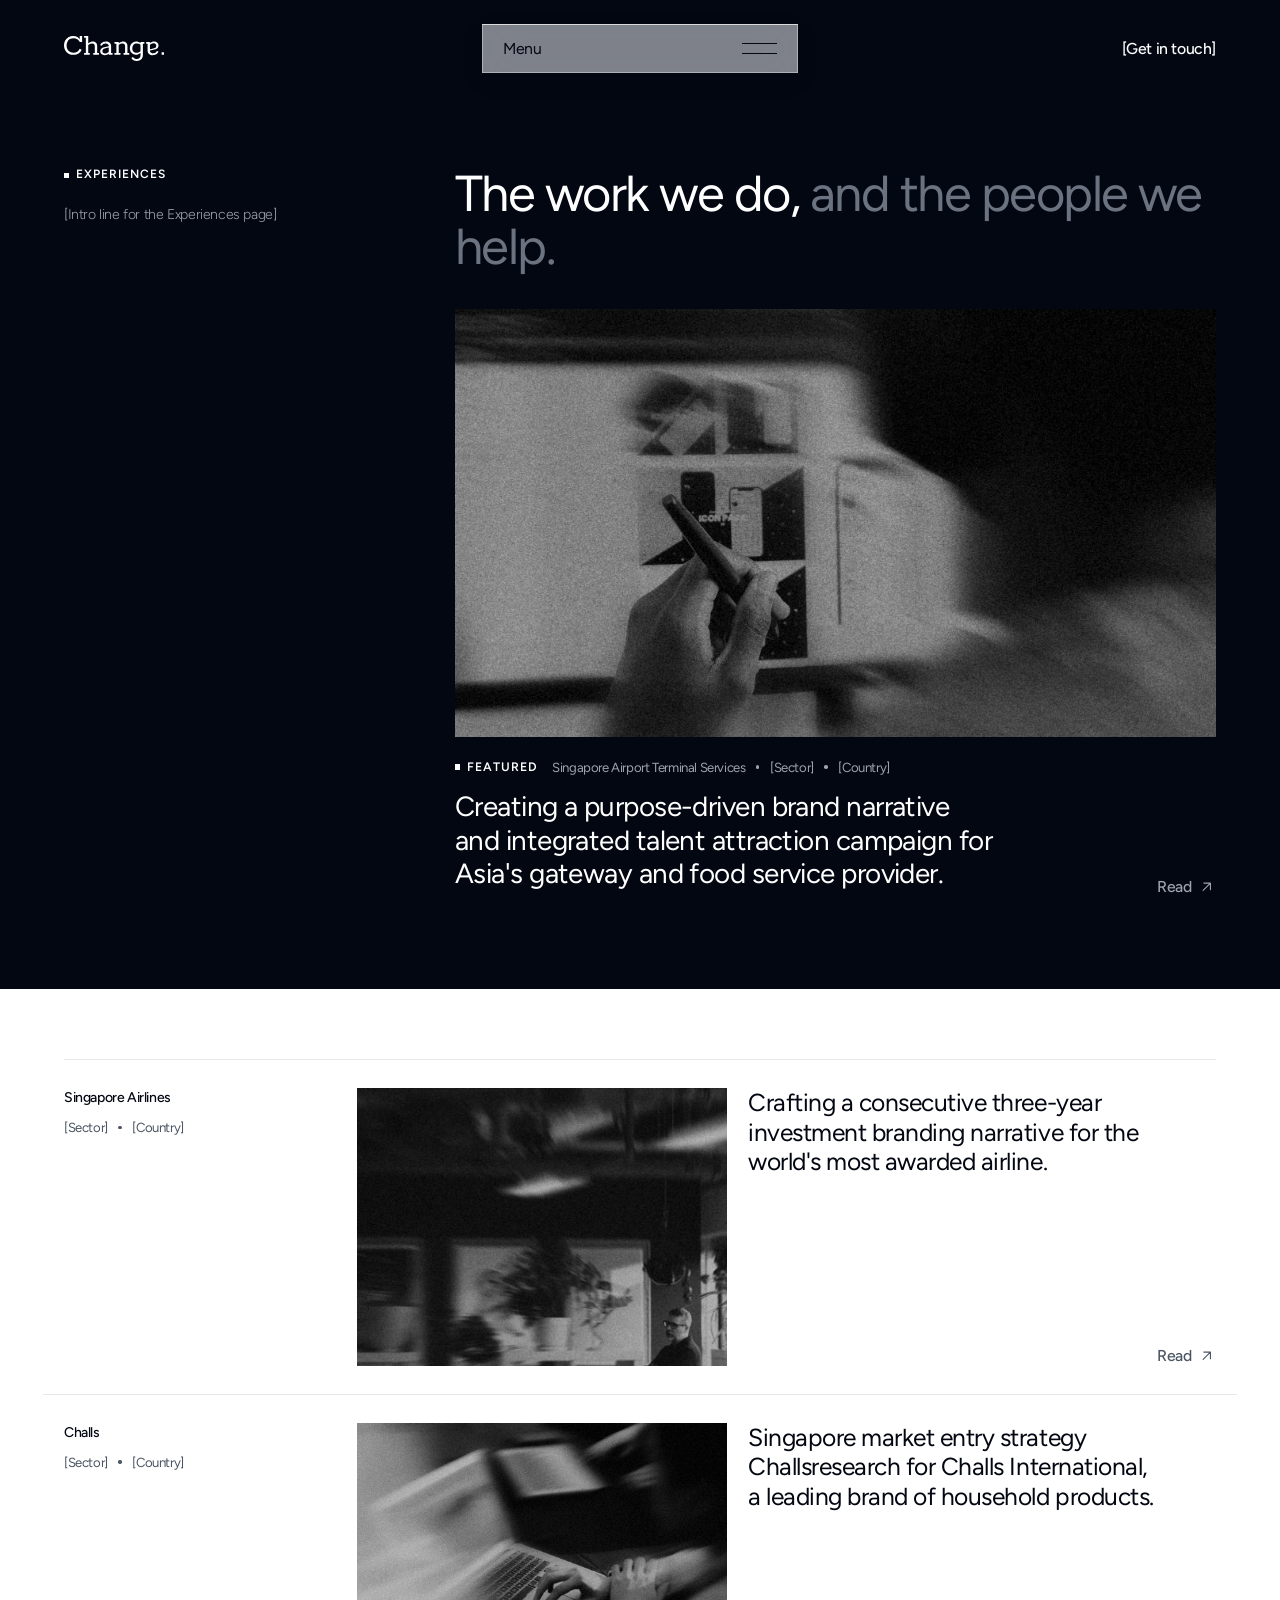
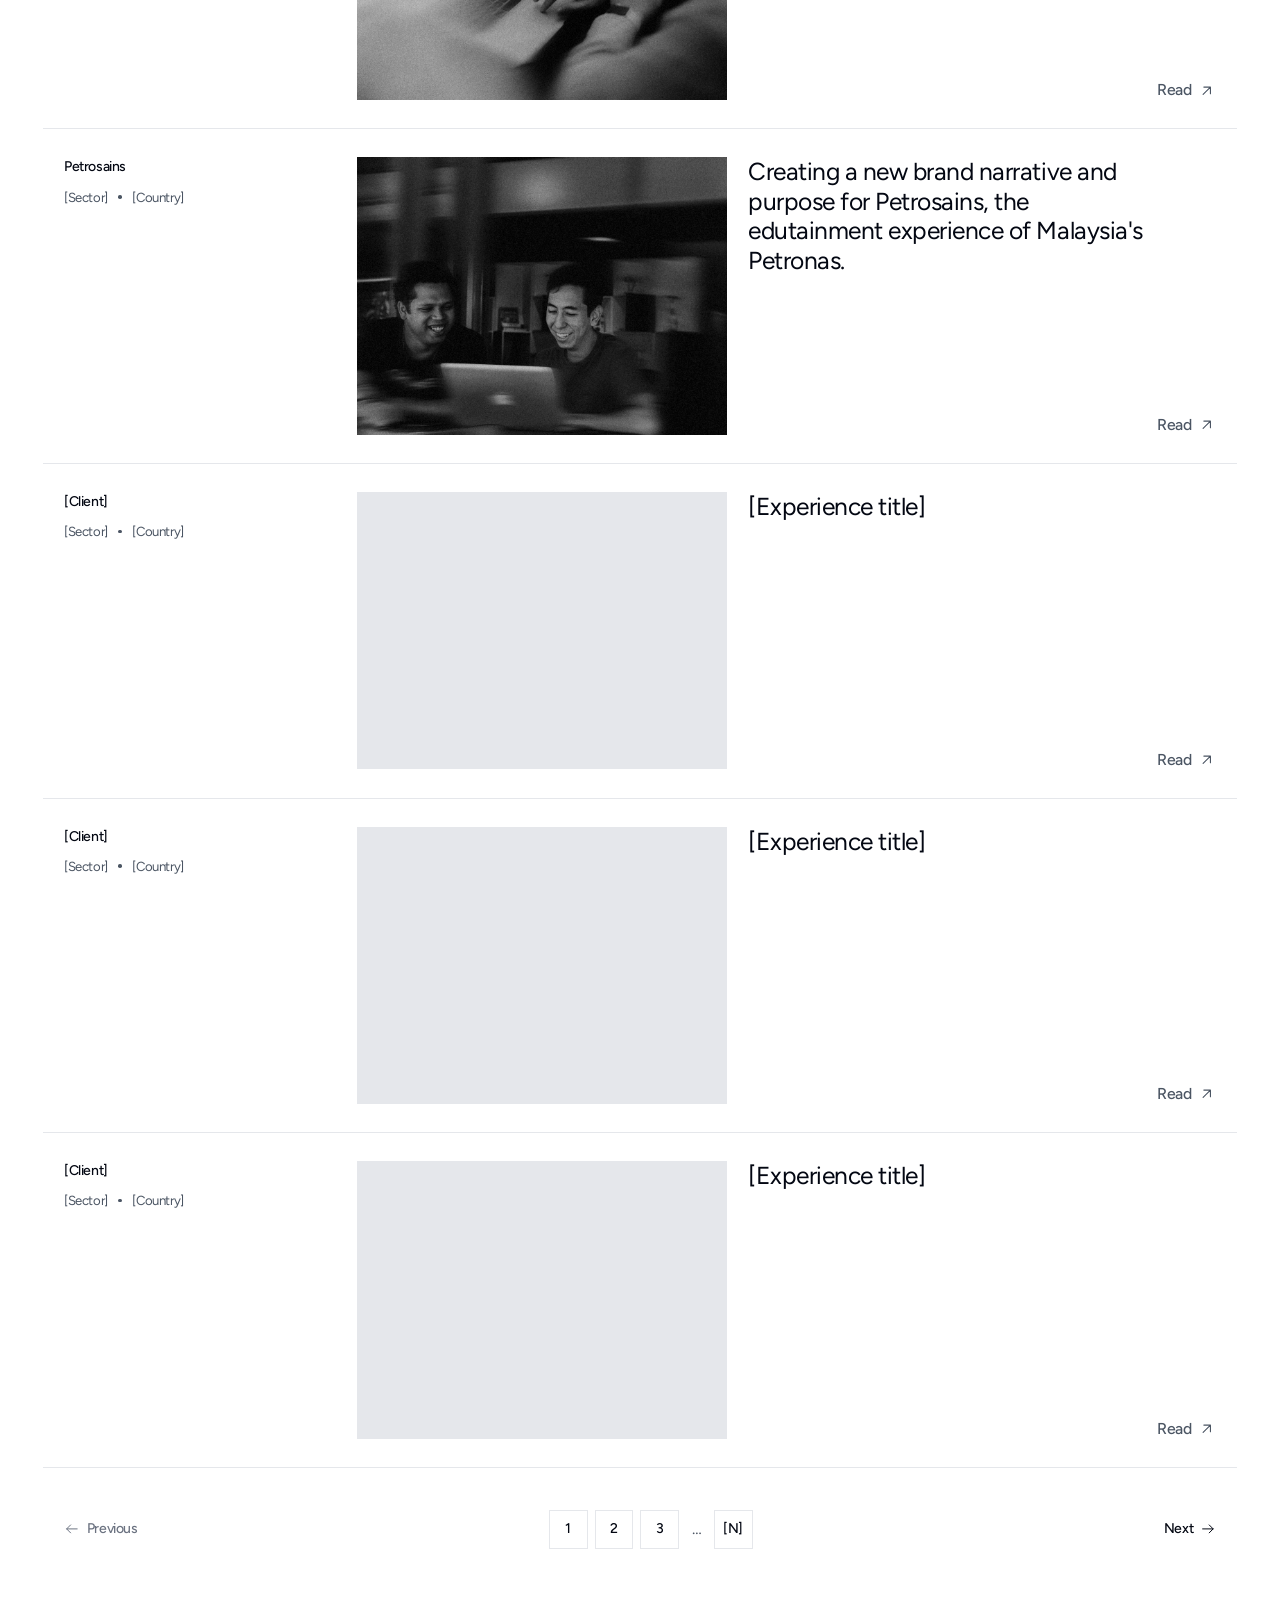
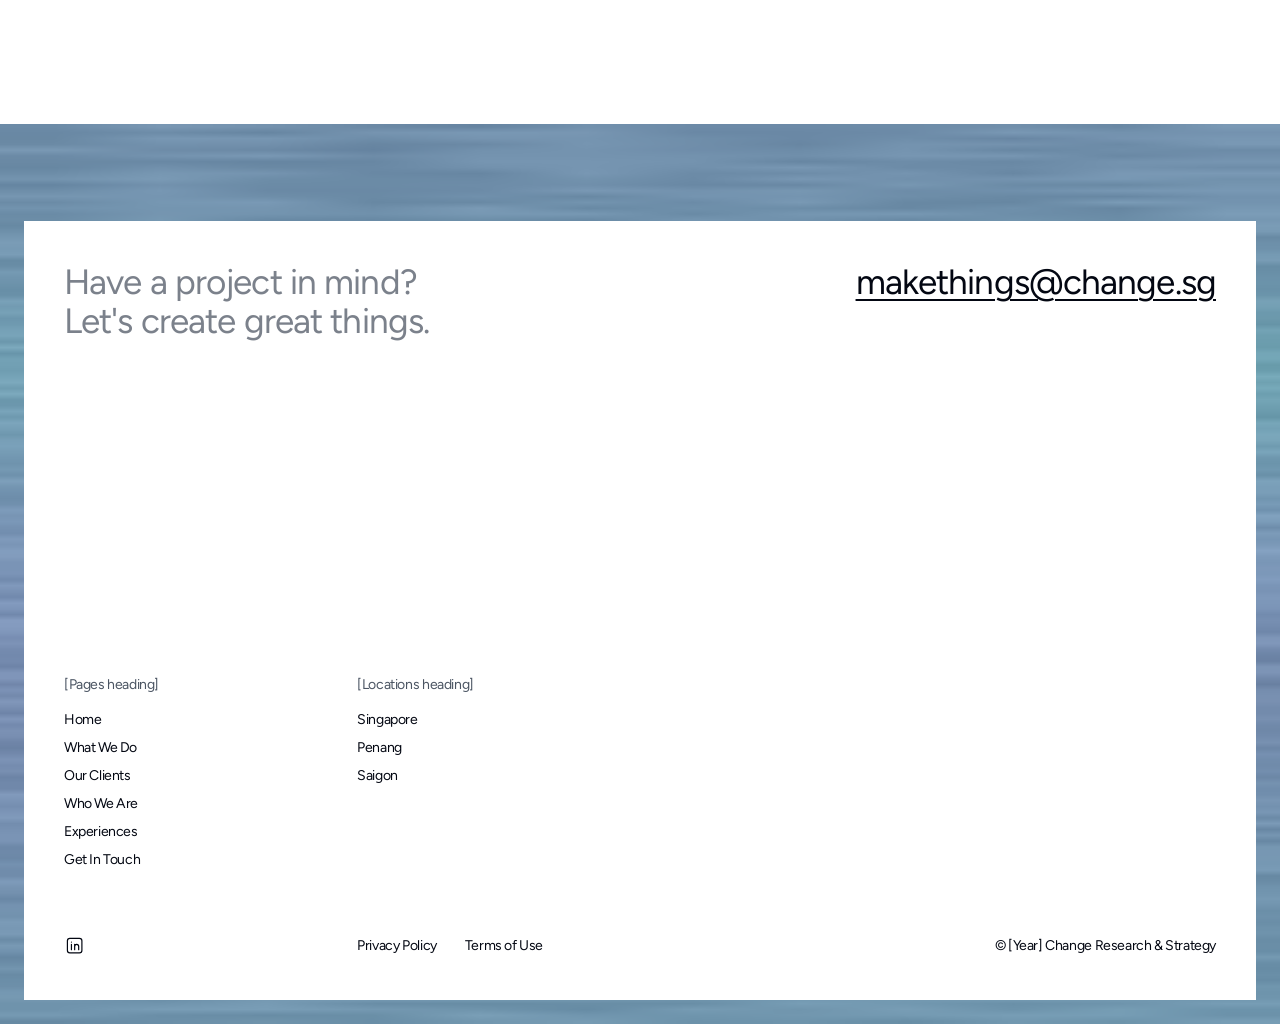
<file: experiences.html>
<!doctype html>
<html lang="en-GB">
<head>
<meta charset="utf-8">
<meta name="viewport" content="width=device-width, initial-scale=1">
<title>Experiences | Change Research &amp; Strategy</title>
<link rel="icon" href="assets/brand/favicon.svg" type="image/svg+xml">
<link rel="preconnect" href="https://fonts.googleapis.com">
<link rel="preconnect" href="https://fonts.gstatic.com" crossorigin="anonymous">
<link href="https://fonts.googleapis.com/css2?family=Figtree:wght@300..900&amp;display=swap" rel="stylesheet">
<link rel="stylesheet" href="css/change.css">
<link rel="stylesheet" href="css/experiences.css">
<link rel="stylesheet" href="css/contact-drawer.css">
<link rel="stylesheet" href="css/site.css">
<script>document.documentElement.classList.add('js');try{if(sessionStorage.getItem('chg-curtain'))document.documentElement.classList.add('is-arriving')}catch(e){}</script>
</head>
<body class="page-experiences">
<a class="skip" href="#main">Skip to content</a>
<div class="chg-root" data-theme="light">
<svg width="0" height="0" style="position: absolute" aria-hidden="true"><defs><symbol id="i-arrow-down" viewBox="0 0 24 24"><path d="M12 4v16M6 14l6 6 6-6"></path></symbol><symbol id="i-arrow-ne" viewBox="0 0 24 24"><path d="M7 17 17 7M8 7h9v9"></path></symbol><symbol id="i-plus" viewBox="0 0 24 24"><path d="M12 5v14M5 12h14"></path></symbol><symbol id="i-linkedin" viewBox="0 0 24 24"><rect x="3" y="3" width="18" height="18" rx="3"></rect><path d="M8 10.5V17M8 7.5v.01M12 17v-6.5M12 13.2c0-1.6 1-2.7 2.5-2.7S17 11.6 17 13.2V17"></path></symbol><symbol id="i-chevron-down" viewBox="0 0 24 24"><path d="m6 9 6 6 6-6"></path></symbol><symbol id="i-close" viewBox="0 0 24 24"><path d="M6 6l12 12M18 6 6 18"></path></symbol><symbol id="i-arrow-left" viewBox="0 0 24 24"><path d="M20 12H4M10 6l-6 6 6 6"></path></symbol><symbol id="i-arrow-right" viewBox="0 0 24 24"><path d="M4 12h16M14 6l6 6-6 6"></path></symbol><symbol id="i-link" viewBox="0 0 24 24"><path d="M10 14a4 4 0 0 0 5.66 0l3-3a4 4 0 0 0-5.66-5.66l-1 1M14 10a4 4 0 0 0-5.66 0l-3 3a4 4 0 0 0 5.66 5.66l1-1"></path></symbol><symbol id="i-alert" viewBox="0 0 24 24"><path d="M12 8v5M12 16.5v.01M12 3 2.5 20h19L12 3Z"></path></symbol></defs></svg>
<main id="main">
<div style="background: var(--surface); color: var(--text-primary)">

<!-- EXPERIENCES TOP: page title and featured story (dark) -->
<section class="ex-top" data-theme="dark" aria-labelledby="ex-h1">
<nav class="pg-nav" aria-label="Primary">
<a class="pg-nav__logo" href="index.html" aria-label="Change. home"><img class="chg-logo chg-logo--on-light" src="assets/brand/change-logo-on-light.svg" alt="Change."><img class="chg-logo chg-logo--on-dark" src="assets/brand/change-logo-on-dark.svg" alt="Change."></a>
<button class="pg-nav__menu" type="button" aria-expanded="false" aria-controls="pg-nav-panel"><span>Menu</span><span class="pg-nav__lines" aria-hidden="true"><i></i><i></i></span></button>
<div class="pg-nav__right"><a class="pg-nav__contactlink" href="#contact" data-contact-open>[Get in touch]</a></div>
<div class="pg-nav__panel" id="pg-nav-panel" hidden>
<ul class="pg-nav__list"><li><a class="pg-nav__link" href="index.html">Home</a></li><li><a class="pg-nav__link" href="what-we-do.html">What We Do</a></li><li><a class="pg-nav__link" href="clients.html">Our Clients</a></li><li><a class="pg-nav__link" href="index.html#who-we-are">Who We Are</a></li><li><a class="pg-nav__link is-current" href="experiences.html" aria-current="page">Experiences</a></li><li><a class="pg-nav__link" href="#contact" data-contact-open>Get In Touch</a></li></ul>
<div class="pg-nav__contact"><a class="pg-nav__link" href="mailto:makethings@change.sg">makethings@change.sg <svg class="chg-icon" aria-hidden="true"><use href="#i-arrow-ne"></use></svg></a><a class="pg-nav__link" href="#">LinkedIn <svg class="chg-icon" aria-hidden="true"><use href="#i-arrow-ne"></use></svg></a></div>
</div>
</nav>
<div class="ex-top__in"><div class="ex-top__intro"><span class="label ex-top__label">EXPERIENCES</span><p class="ex-top__lead">[Intro line for the Experiences page]</p></div><h1 class="ex-top__title" id="ex-h1">The work we do, <span class="chg-soft">and the people we help.</span></h1><a class="ex-feat" href="experience-sats.html"><div class="ex-feat__media"><img class="ex-img" src="assets/img/photo-01.jpg" alt=""></div><div class="ex-feat__meta"><span class="ex-tag">Featured</span><span class="ex-meta"><span>Singapore Airport Terminal Services</span><i aria-hidden="true"></i><span>[Sector]</span><i aria-hidden="true"></i><span>[Country]</span></span></div><h2 class="ex-feat__title">Creating a purpose-driven brand narrative and integrated talent attraction campaign for Asia's gateway and food service provider.</h2><span class="ex-read">Read<svg class="chg-icon" aria-hidden="true"><use href="#i-arrow-ne"></use></svg></span></a></div>
</section>

<!-- EXPERIENCES LIST: rows with meta, image and title; pagination -->
<section class="ex-list" aria-label="All experiences">
<ul class="ex-list__rows"><li><a class="ex-row" href="#"><div class="ex-row__meta"><span class="ex-meta"><span>Singapore Airlines</span><i aria-hidden="true"></i><span>[Sector]</span><i aria-hidden="true"></i><span>[Country]</span></span></div><div class="ex-row__media" aria-hidden="true"><img class="ex-img" src="assets/img/photo-02.jpg" alt=""></div><div class="ex-row__text"><h3 class="ex-row__title">Crafting a consecutive three-year investment branding narrative for the world's most awarded airline.</h3><span class="ex-read">Read<svg class="chg-icon" aria-hidden="true"><use href="#i-arrow-ne"></use></svg></span></div></a></li><li><a class="ex-row" href="#"><div class="ex-row__meta"><span class="ex-meta"><span>Challs</span><i aria-hidden="true"></i><span>[Sector]</span><i aria-hidden="true"></i><span>[Country]</span></span></div><div class="ex-row__media" aria-hidden="true"><img class="ex-img" src="assets/img/photo-03.jpg" alt=""></div><div class="ex-row__text"><h3 class="ex-row__title">Singapore market entry strategy Challsresearch for Challs International, a leading brand of household products.</h3><span class="ex-read">Read<svg class="chg-icon" aria-hidden="true"><use href="#i-arrow-ne"></use></svg></span></div></a></li><li><a class="ex-row" href="#"><div class="ex-row__meta"><span class="ex-meta"><span>Petrosains</span><i aria-hidden="true"></i><span>[Sector]</span><i aria-hidden="true"></i><span>[Country]</span></span></div><div class="ex-row__media" aria-hidden="true"><img class="ex-img" src="assets/img/photo-04.jpg" alt=""></div><div class="ex-row__text"><h3 class="ex-row__title">Creating a new brand narrative and purpose for Petrosains, the edutainment experience of Malaysia's Petronas.</h3><span class="ex-read">Read<svg class="chg-icon" aria-hidden="true"><use href="#i-arrow-ne"></use></svg></span></div></a></li><li><a class="ex-row" href="#"><div class="ex-row__meta"><span class="ex-meta"><span>[Client]</span><i aria-hidden="true"></i><span>[Sector]</span><i aria-hidden="true"></i><span>[Country]</span></span></div><div class="ex-row__media" aria-hidden="true"></div><div class="ex-row__text"><h3 class="ex-row__title">[Experience title]</h3><span class="ex-read">Read<svg class="chg-icon" aria-hidden="true"><use href="#i-arrow-ne"></use></svg></span></div></a></li><li><a class="ex-row" href="#"><div class="ex-row__meta"><span class="ex-meta"><span>[Client]</span><i aria-hidden="true"></i><span>[Sector]</span><i aria-hidden="true"></i><span>[Country]</span></span></div><div class="ex-row__media" aria-hidden="true"></div><div class="ex-row__text"><h3 class="ex-row__title">[Experience title]</h3><span class="ex-read">Read<svg class="chg-icon" aria-hidden="true"><use href="#i-arrow-ne"></use></svg></span></div></a></li><li><a class="ex-row" href="#"><div class="ex-row__meta"><span class="ex-meta"><span>[Client]</span><i aria-hidden="true"></i><span>[Sector]</span><i aria-hidden="true"></i><span>[Country]</span></span></div><div class="ex-row__media" aria-hidden="true"></div><div class="ex-row__text"><h3 class="ex-row__title">[Experience title]</h3><span class="ex-read">Read<svg class="chg-icon" aria-hidden="true"><use href="#i-arrow-ne"></use></svg></span></div></a></li></ul>
<nav class="ex-pager" aria-label="Pagination"><a class="ex-pager__step is-disabled" aria-disabled="true"><svg class="chg-icon" aria-hidden="true"><use href="#i-arrow-left"></use></svg>Previous</a><ol class="ex-pager__nums"><li><a class="ex-pager__num" href="#">1</a></li><li><a class="ex-pager__num" href="#">2</a></li><li><a class="ex-pager__num" href="#">3</a></li><li><span class="ex-pager__gap" aria-hidden="true">…</span></li><li><a class="ex-pager__num" href="#" aria-label="Last page">[N]</a></li></ol><a class="ex-pager__step" href="#">Next<svg class="chg-icon" aria-hidden="true"><use href="#i-arrow-right"></use></svg></a></nav>
</section>

<!-- CONTACT: greyscale shader field with noise grain; contact + footer sit on a nested card -->
<section class="pg-contact" data-theme="light" aria-labelledby="pg-contact-head">
<div class="pg-contact__pin">
<div class="pg-contact__shader" aria-hidden="true"></div>
<canvas class="pg-contact__gl" data-shader-bg data-colors="#73bfc4,#ff810a,#8da0ce" aria-hidden="true"></canvas>
<svg class="pg-contact__grain" aria-hidden="true" focusable="false"><filter id="pg-grain" x="0" y="0" width="100%" height="100%"><feTurbulence type="fractalNoise" baseFrequency="0.85" numOctaves="3" stitchTiles="stitch"></feTurbulence><feColorMatrix type="saturate" values="0"></feColorMatrix></filter><rect width="100%" height="100%" filter="url(#pg-grain)"></rect></svg>
<div class="pg-contact__card">
<div class="pg-contact__top">
<h2 class="pg-contact__title" id="pg-contact-head">Have a project in mind?<br>Let's create great things.</h2>
<a class="pg-contact__email" href="mailto:makethings@change.sg">makethings@change.sg</a>
</div>
<footer class="pg-contact__foot">
<div class="pg-contact__cols">
<nav class="pg-contact__col" aria-label="Pages"><h3 class="pg-contact__colh">[Pages heading]</h3><a href="index.html">Home</a><a href="what-we-do.html">What We Do</a><a href="clients.html">Our Clients</a><a href="index.html#who-we-are">Who We Are</a><a href="experiences.html" aria-current="page">Experiences</a><a href="#contact" data-contact-open>Get In Touch</a></nav>
<div class="pg-contact__col"><h3 class="pg-contact__colh">[Locations heading]</h3><span>Singapore</span><span>Penang</span><span>Saigon</span></div>
</div>
<div class="pg-contact__base">
<div class="pg-contact__social"><a class="pg-contact__icon" href="#" aria-label="LinkedIn"><svg class="chg-icon" aria-hidden="true"><use href="#i-linkedin"></use></svg></a></div>
<nav class="pg-contact__legal" aria-label="Legal"><a href="#">Privacy Policy</a><a href="#">Terms of Use</a></nav>
<span class="pg-contact__copy">© [Year] Change Research &amp; Strategy</span>
</div>
</footer>
</div>
</div>
</section>

</div>
</main>
<div class="dr-scrim" data-contact-close aria-hidden="true"></div>
<aside class="dr" id="contact" role="dialog" tabindex="-1" aria-modal="true" aria-labelledby="dr-h"><div class="dr__top"><span class="label dr__label">GET IN TOUCH</span><button class="dr__close" type="button" data-contact-close aria-label="Close"><svg class="chg-icon" aria-hidden="true"><use href="#i-close"></use></svg></button></div><h2 class="dr__h" id="dr-h">Let's create great things.</h2><form class="ct-fields ct-fields--compact" aria-label="Contact form" data-contact-form novalidate><div class="ct-field"><label for="d-fn">First name<span aria-hidden="true">*</span></label><input id="d-fn" name="first_name" type="text" placeholder="[First name]" required aria-required="true"></div><div class="ct-field"><label for="d-ln">Last name<span aria-hidden="true">*</span></label><input id="d-ln" name="last_name" type="text" placeholder="[Last name]" required aria-required="true"></div><div class="ct-field ct-field--full"><label for="d-em">Email<span aria-hidden="true">*</span></label><input id="d-em" name="email" type="email" placeholder="[name@company.com]" required aria-required="true"></div><div class="ct-field"><label for="d-rg">Location<span aria-hidden="true">*</span></label><div class="ct-select"><select id="d-rg" name="location" required aria-required="true"><option value="">Select a location</option><option>Singapore</option><option>Penang</option><option>Saigon</option></select><svg class="chg-icon" aria-hidden="true"><use href="#i-chevron-down"></use></svg></div></div><div class="ct-field"><label for="d-sb">Subject<span aria-hidden="true">*</span></label><div class="ct-select"><select id="d-sb" name="subject" required aria-required="true"><option value="">Select a subject</option><option>[Subject]</option></select><svg class="chg-icon" aria-hidden="true"><use href="#i-chevron-down"></use></svg></div></div><div class="ct-field ct-field--full"><label for="d-msg">Message<span aria-hidden="true">*</span></label><textarea id="d-msg" name="message" rows="3" placeholder="[Your message]" required aria-required="true"></textarea></div><div class="ct-submit"><p class="ct-req"><span aria-hidden="true">*</span>Mandatory field</p><button class="ct-btn" type="submit"><svg class="chg-icon" aria-hidden="true"><use href="#i-arrow-right"></use></svg>Send message</button></div></form><div class="dr-loc"><h3 class="dr-loc__label">Locations</h3><ul><li><h3 class="dr-loc__city">Singapore</h3><a href="#">[Office email]</a><span>[Phone]</span></li><li><h3 class="dr-loc__city">Penang</h3><a href="#">[Office email]</a><span>[Phone]</span></li><li><h3 class="dr-loc__city">Saigon</h3><a href="#">[Office email]</a><span>[Phone]</span></li></ul></div></aside>
<div class="curtain" aria-hidden="true"></div>
</div>
<script src="js/site.js" defer></script>
</body>
</html>
</file>
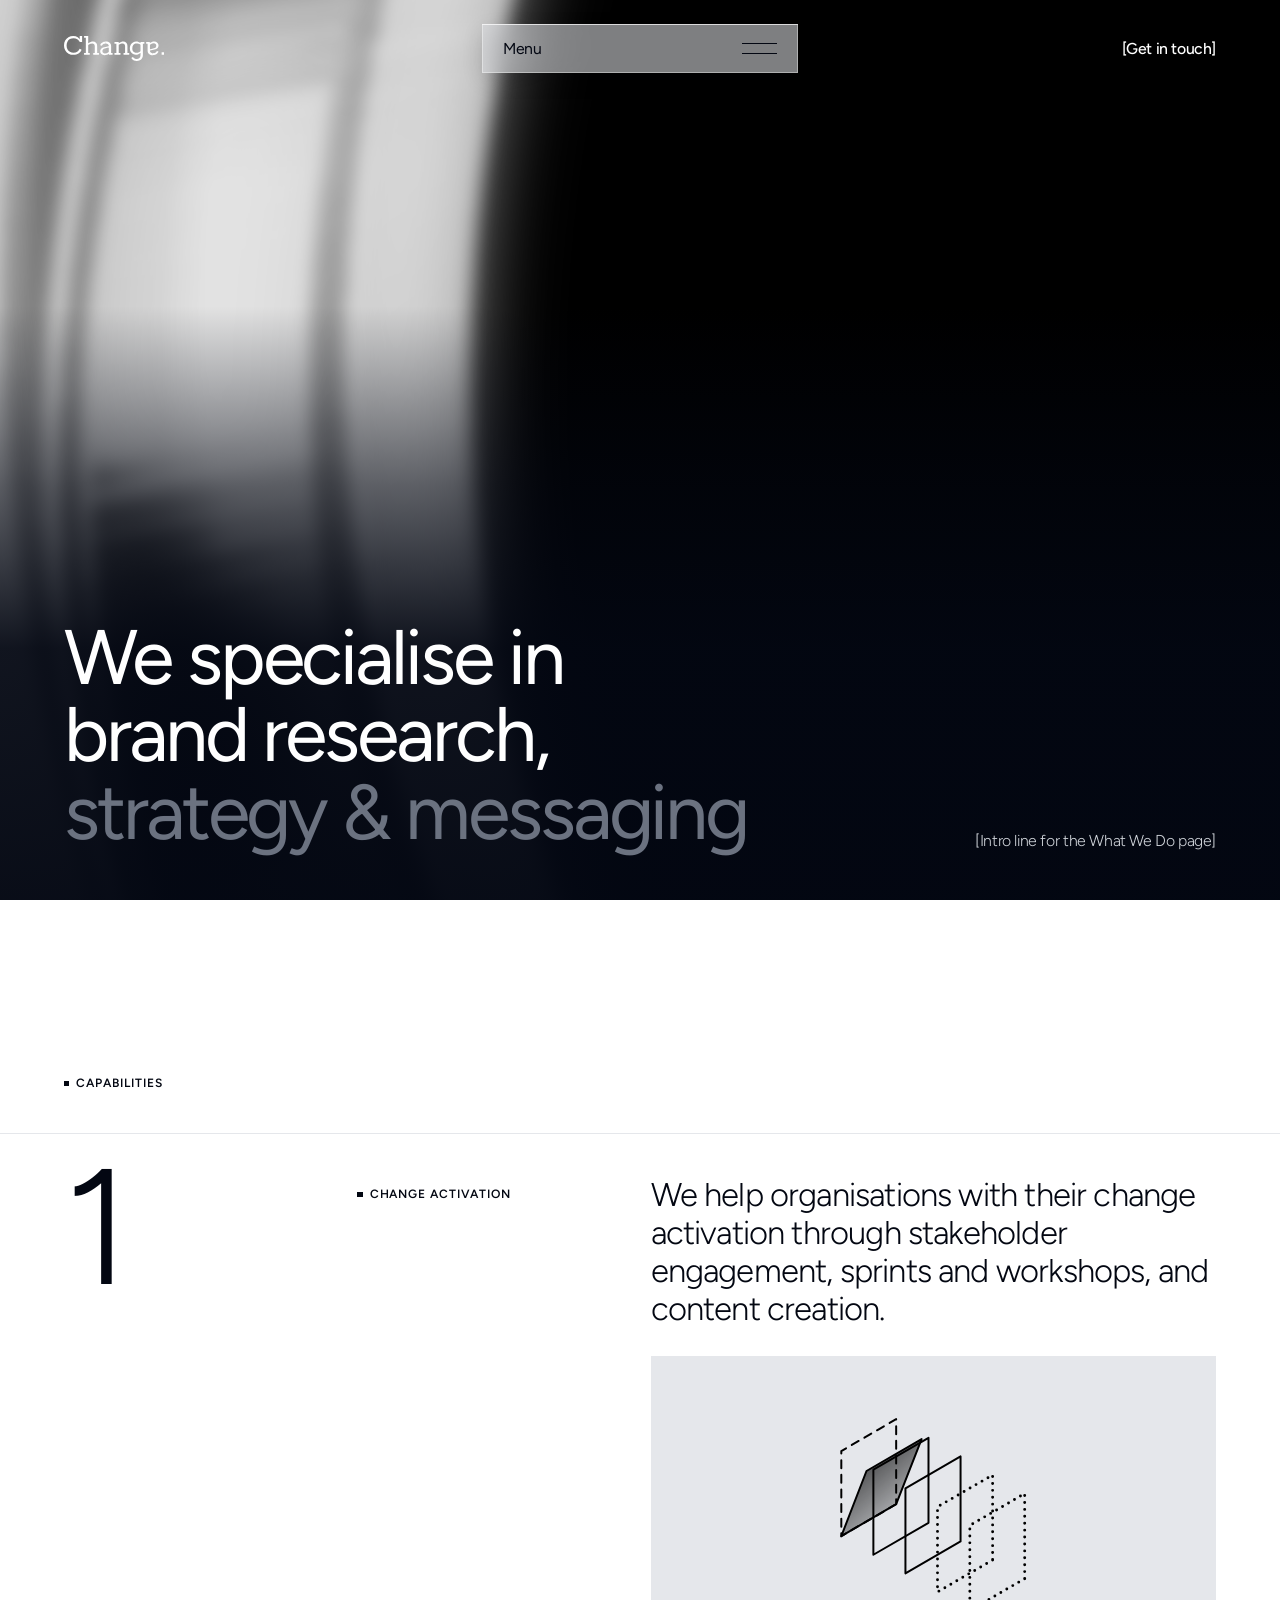
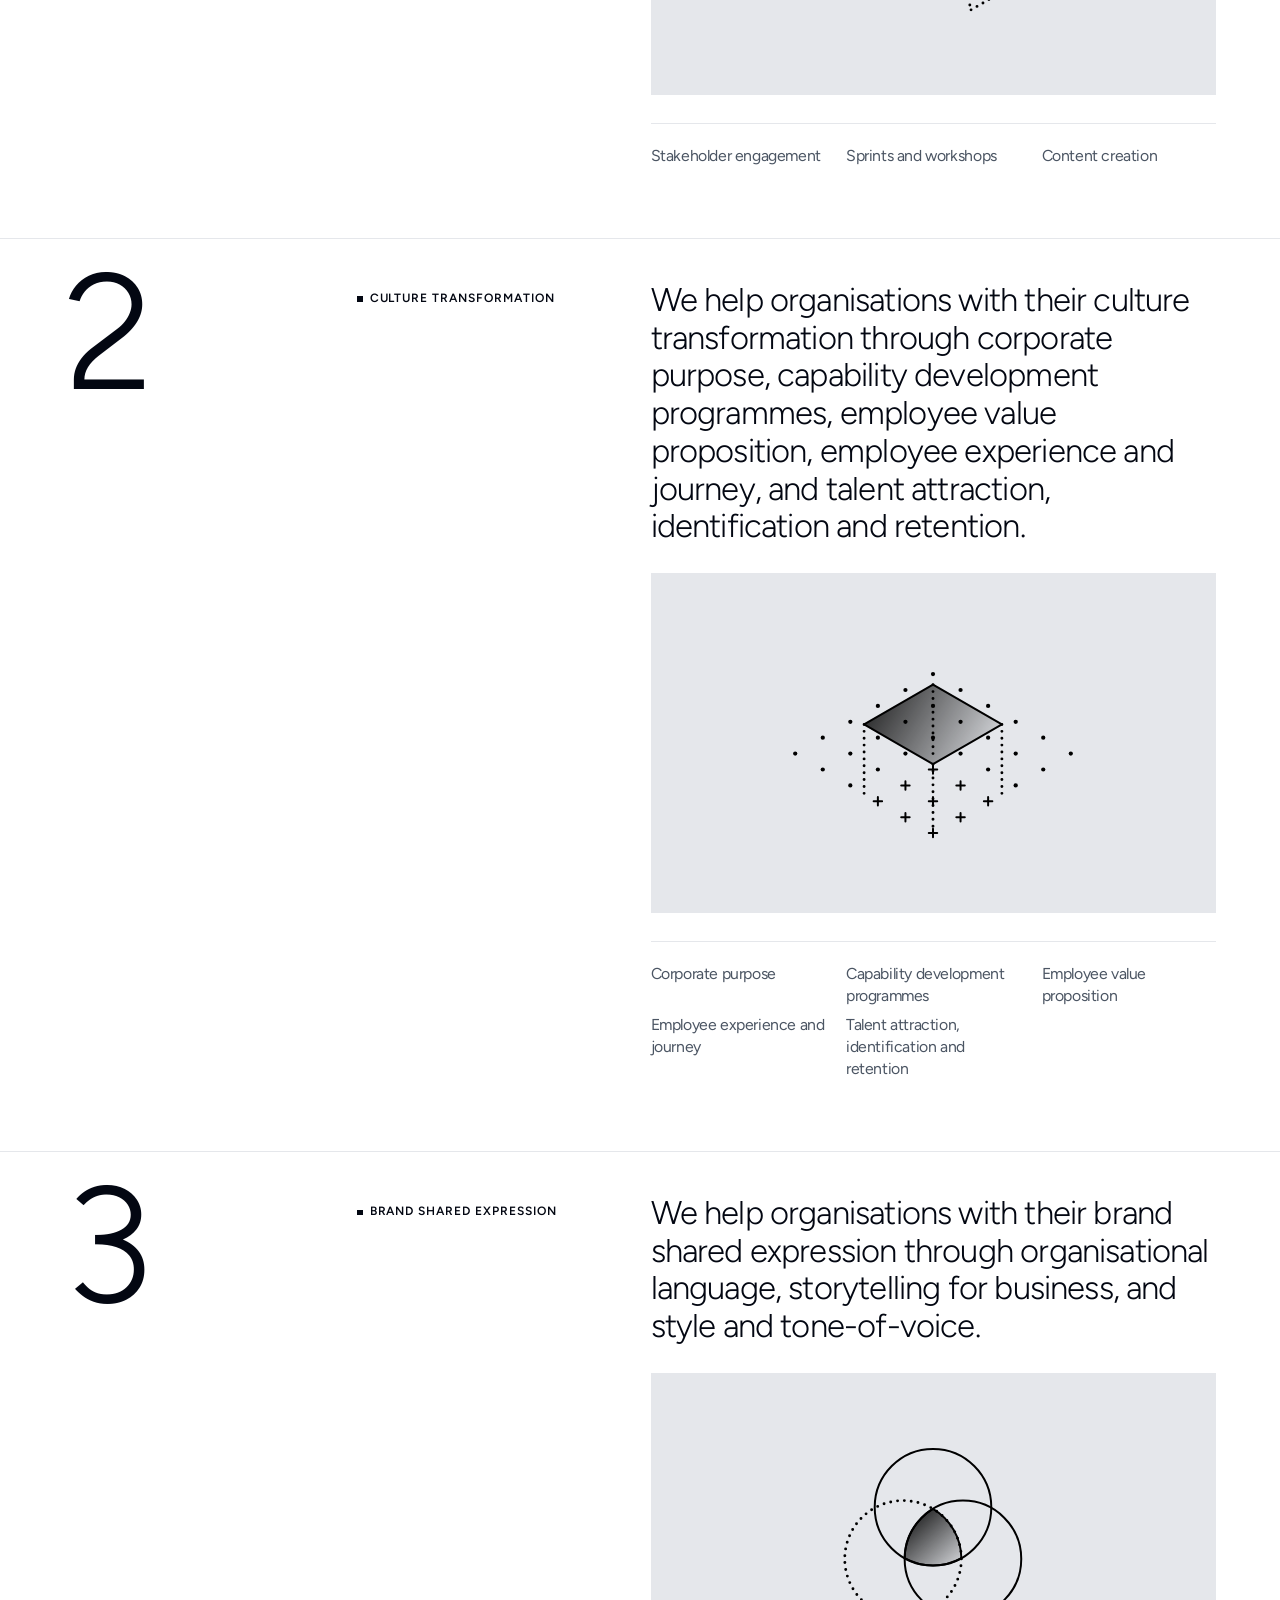
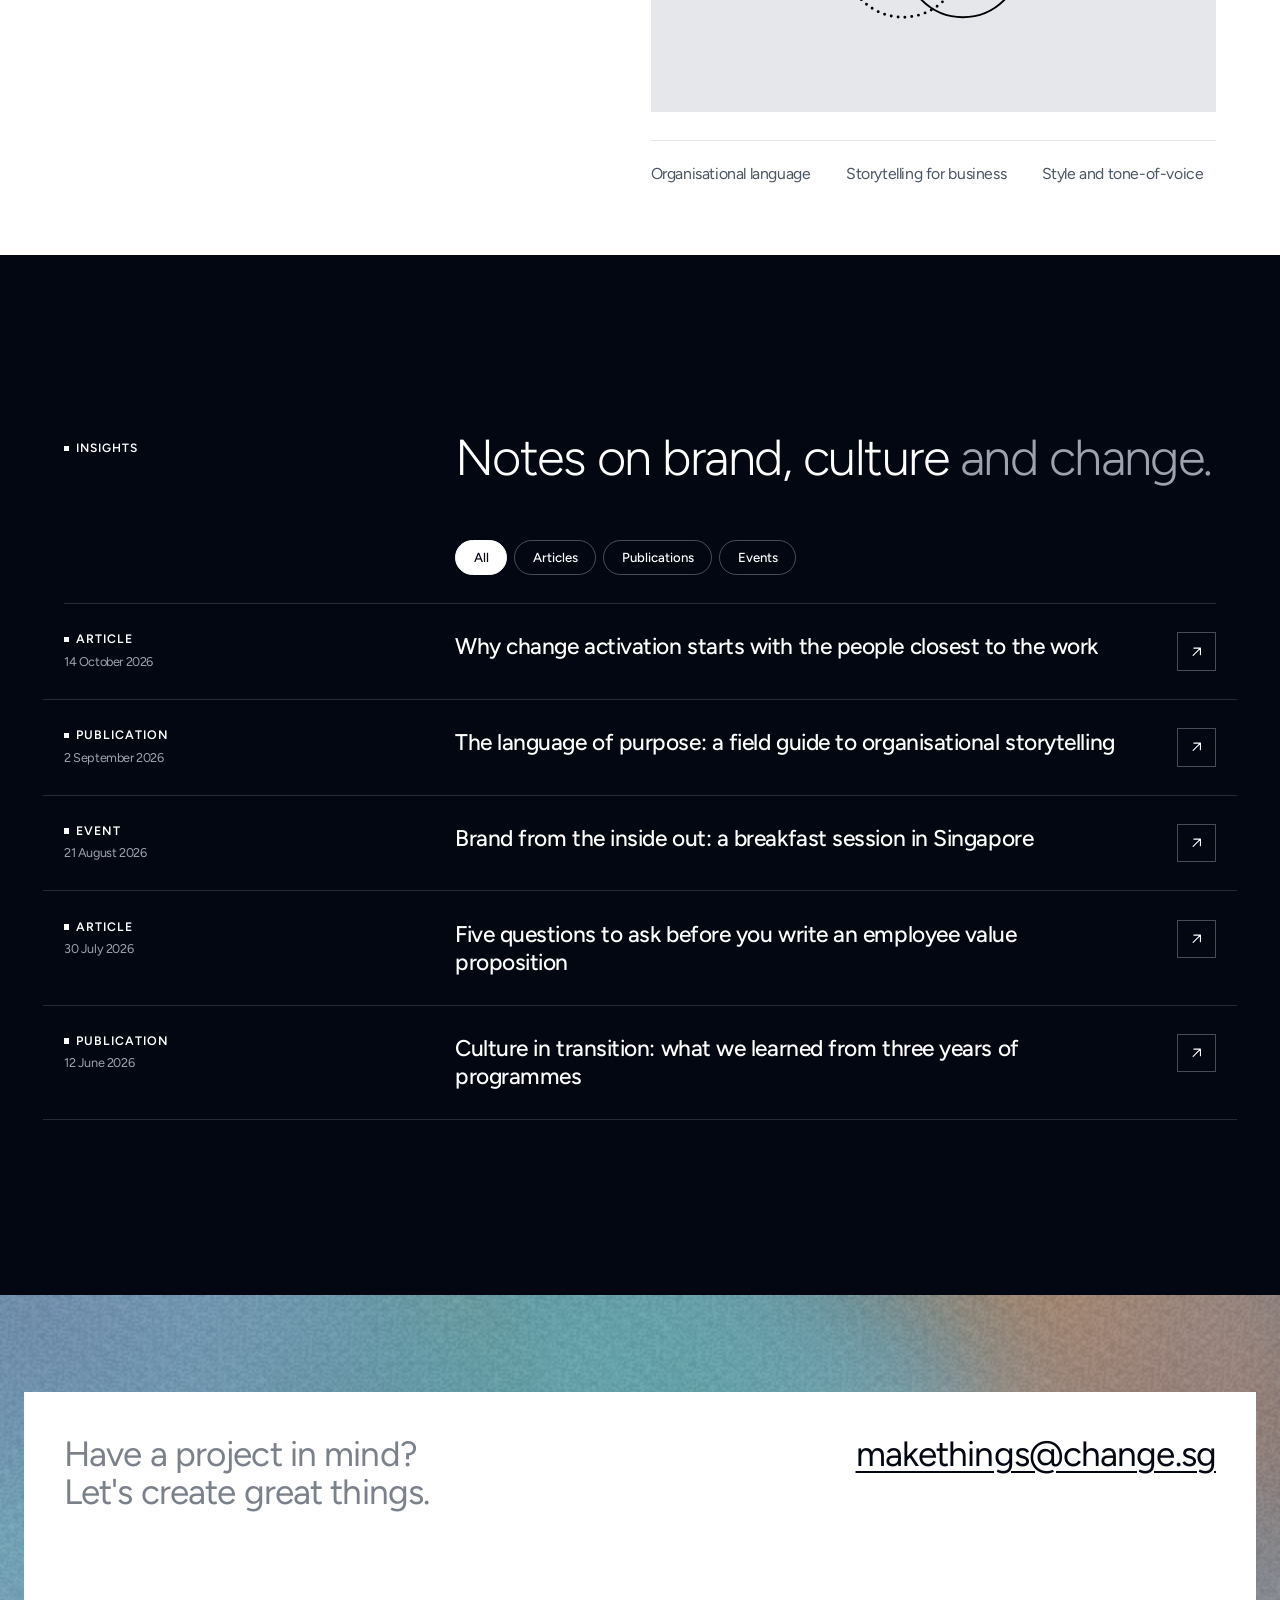
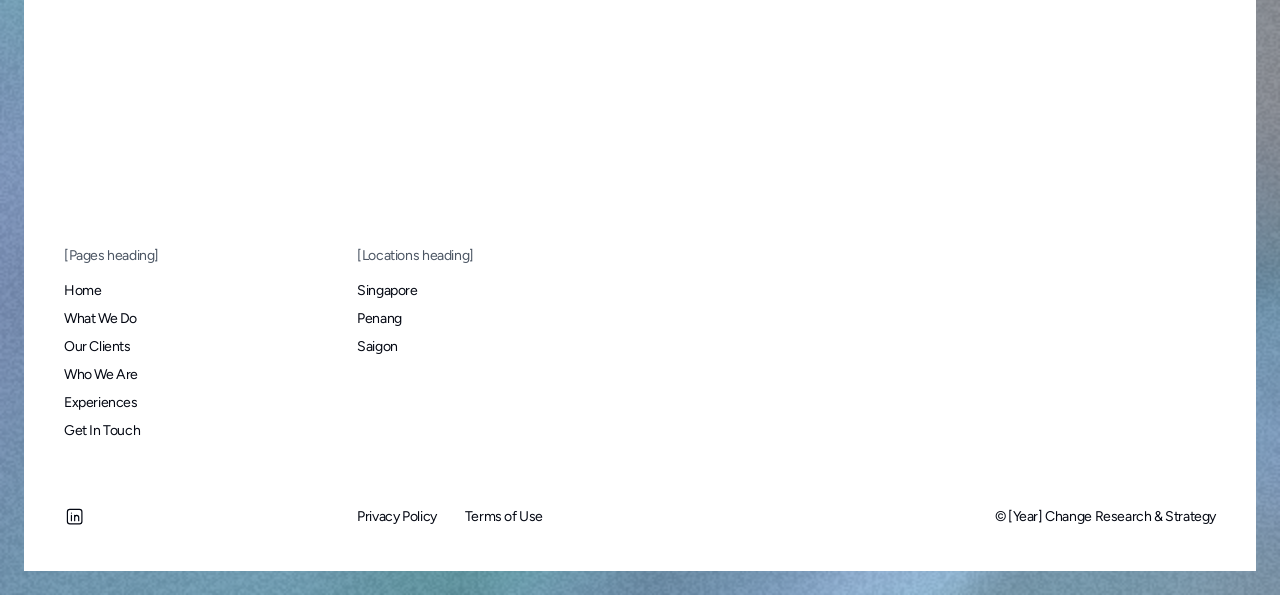
<file: what-we-do.html>
<!doctype html>
<html lang="en-GB">
<head>
<meta charset="utf-8">
<meta name="viewport" content="width=device-width, initial-scale=1">
<title>What We Do | Change Research &amp; Strategy</title>
<link rel="icon" href="assets/brand/favicon.svg" type="image/svg+xml">
<link rel="preconnect" href="https://fonts.googleapis.com">
<link rel="preconnect" href="https://fonts.gstatic.com" crossorigin="anonymous">
<link href="https://fonts.googleapis.com/css2?family=Figtree:wght@300..900&amp;display=swap" rel="stylesheet">
<link rel="stylesheet" href="css/change.css">
<link rel="stylesheet" href="css/what-we-do.css">
<link rel="stylesheet" href="css/contact-drawer.css">
<link rel="stylesheet" href="css/site.css">
<script>document.documentElement.classList.add('js');try{if(sessionStorage.getItem('chg-curtain'))document.documentElement.classList.add('is-arriving')}catch(e){}</script>
</head>
<body class="page-what-we-do">
<a class="skip" href="#main">Skip to content</a>
<div class="chg-root" data-theme="light">
<svg width="0" height="0" style="position: absolute" aria-hidden="true"><defs><symbol id="i-arrow-down" viewBox="0 0 24 24"><path d="M12 4v16M6 14l6 6 6-6"></path></symbol><symbol id="i-arrow-ne" viewBox="0 0 24 24"><path d="M7 17 17 7M8 7h9v9"></path></symbol><symbol id="i-plus" viewBox="0 0 24 24"><path d="M12 5v14M5 12h14"></path></symbol><symbol id="i-linkedin" viewBox="0 0 24 24"><rect x="3" y="3" width="18" height="18" rx="3"></rect><path d="M8 10.5V17M8 7.5v.01M12 17v-6.5M12 13.2c0-1.6 1-2.7 2.5-2.7S17 11.6 17 13.2V17"></path></symbol><symbol id="i-chevron-down" viewBox="0 0 24 24"><path d="m6 9 6 6 6-6"></path></symbol><symbol id="i-close" viewBox="0 0 24 24"><path d="M6 6l12 12M18 6 6 18"></path></symbol><symbol id="i-arrow-left" viewBox="0 0 24 24"><path d="M20 12H4M10 6l-6 6 6 6"></path></symbol><symbol id="i-arrow-right" viewBox="0 0 24 24"><path d="M4 12h16M14 6l6 6-6 6"></path></symbol><symbol id="i-link" viewBox="0 0 24 24"><path d="M10 14a4 4 0 0 0 5.66 0l3-3a4 4 0 0 0-5.66-5.66l-1 1M14 10a4 4 0 0 0-5.66 0l-3 3a4 4 0 0 0 5.66 5.66l1-1"></path></symbol><symbol id="i-alert" viewBox="0 0 24 24"><path d="M12 8v5M12 16.5v.01M12 3 2.5 20h19L12 3Z"></path></symbol></defs></svg>
<main id="main">
<div style="background: var(--surface); color: var(--text-primary)">

<!-- TopNav + Hero (dark, glass C. inner ring streak as abstract background, Hero F) -->
<section class="chg-hero pg-dh" data-theme="dark" style="background: var(--surface); color: var(--text-on-dark); min-height: 100svh">
<div class="vh" aria-hidden="true"><div class="vh__in"><img src="assets/img/glass-c-05.png" alt="" style="width:calc(6545 * var(--px));left:calc(-1833 * var(--px));top:calc(-1767 * var(--px));filter:invert(1) contrast(1.1) brightness(1.5) blur(calc(46 * var(--px)));opacity:0.6;"><img src="assets/img/glass-c-05.png" alt="" style="width:calc(6545 * var(--px));left:calc(-1833 * var(--px));top:calc(-1767 * var(--px));filter:invert(1) contrast(1.1) blur(calc(10 * var(--px)));"></div></div>
<div class="vh__scrim" aria-hidden="true"></div>
<nav class="pg-nav" aria-label="Primary">
<a class="pg-nav__logo" href="index.html" aria-label="Change. home"><img class="chg-logo chg-logo--on-light" src="assets/brand/change-logo-on-light.svg" alt="Change."><img class="chg-logo chg-logo--on-dark" src="assets/brand/change-logo-on-dark.svg" alt="Change."></a>
<button class="pg-nav__menu" type="button" aria-expanded="false" aria-controls="pg-nav-panel"><span>Menu</span><span class="pg-nav__lines" aria-hidden="true"><i></i><i></i></span></button>
<div class="pg-nav__right"><a class="pg-nav__contactlink" href="#contact" data-contact-open>[Get in touch]</a></div>
<div class="pg-nav__panel" id="pg-nav-panel" hidden>
<ul class="pg-nav__list"><li><a class="pg-nav__link" href="index.html">Home</a></li><li><a class="pg-nav__link is-current" href="what-we-do.html" aria-current="page">What We Do</a></li><li><a class="pg-nav__link" href="clients.html">Our Clients</a></li><li><a class="pg-nav__link" href="index.html#who-we-are">Who We Are</a></li><li><a class="pg-nav__link" href="experiences.html">Experiences</a></li><li><a class="pg-nav__link" href="#contact" data-contact-open>Get In Touch</a></li></ul>
<div class="pg-nav__contact"><a class="pg-nav__link" href="mailto:makethings@change.sg">makethings@change.sg <svg class="chg-icon" aria-hidden="true"><use href="#i-arrow-ne"></use></svg></a><a class="pg-nav__link" href="#">LinkedIn <svg class="chg-icon" aria-hidden="true"><use href="#i-arrow-ne"></use></svg></a></div>
</div>
</nav>
<div class="chg-container pg-dh__body">
<div class="pg-dh__row">
<h1 class="h2 pg-dh__title">We specialise in brand research, <span class="chg-soft">strategy &amp; messaging</span></h1>
<p class="chg-hero__lead pg-dh__lead">[Intro line for the What We Do page]</p>
</div>
</div>
</section>

<!-- CAPABILITIES: sticky stacking cards (number, label, statement, work images, capability list) -->
<section class="pg-caps" aria-labelledby="pg-caps-head">
<div class="pg-caps__head"><h2 class="label" id="pg-caps-head">CAPABILITIES</h2></div>
<article class="pg-cap" style="--i:0" aria-labelledby="pg-cap-1"><span class="pg-cap__num" aria-hidden="true">1</span><h3 class="label pg-cap__label" id="pg-cap-1">CHANGE ACTIVATION</h3><div class="pg-cap__body"><p class="pg-cap__stmt">We help organisations with their change activation through stakeholder engagement, sprints and workshops, and content creation.</p><div class="pg-cap__media pg-cap__media--one" aria-hidden="true"><span class="pg-cap__ico"><img src="assets/icons/pillar-change-activation.svg" alt=""></span></div><ul class="pg-cap__list"><li>Stakeholder engagement</li><li>Sprints and workshops</li><li>Content creation</li></ul></div></article>
<article class="pg-cap" style="--i:1" aria-labelledby="pg-cap-2"><span class="pg-cap__num" aria-hidden="true">2</span><h3 class="label pg-cap__label" id="pg-cap-2">CULTURE TRANSFORMATION</h3><div class="pg-cap__body"><p class="pg-cap__stmt">We help organisations with their culture transformation through corporate purpose, capability development programmes, employee value proposition, employee experience and journey, and talent attraction, identification and retention.</p><div class="pg-cap__media pg-cap__media--one" aria-hidden="true"><span class="pg-cap__ico"><img src="assets/icons/pillar-culture-transformation.svg" alt=""></span></div><ul class="pg-cap__list"><li>Corporate purpose</li><li>Capability development programmes</li><li>Employee value proposition</li><li>Employee experience and journey</li><li>Talent attraction, identification and retention</li></ul></div></article>
<article class="pg-cap" style="--i:2" aria-labelledby="pg-cap-3"><span class="pg-cap__num" aria-hidden="true">3</span><h3 class="label pg-cap__label" id="pg-cap-3">BRAND SHARED EXPRESSION</h3><div class="pg-cap__body"><p class="pg-cap__stmt">We help organisations with their brand shared expression through organisational language, storytelling for business, and style and tone-of-voice.</p><div class="pg-cap__media pg-cap__media--one" aria-hidden="true"><span class="pg-cap__ico"><img src="assets/icons/pillar-brand-shared-expression.svg" alt=""></span></div><ul class="pg-cap__list"><li>Organisational language</li><li>Storytelling for business</li><li>Style and tone-of-voice</li></ul></div></article>
</section>

<!-- INSIGHTS: one list for articles, publications and events, with category chips and type labels -->
<section class="pg-ins" data-theme="dark" aria-labelledby="pg-ins-head">
<div class="pg-ins__top"><h2 class="label pg-ins__eyebrow" id="pg-ins-head">INSIGHTS</h2><p class="pg-ins__stmt">Notes on brand, culture <span class="pg-ins__soft">and change.</span></p></div>
<div class="pg-ins__chips" role="group" aria-label="Filter insights"><button class="pg-chip is-active" type="button" aria-pressed="true">All</button><button class="pg-chip" type="button" aria-pressed="false">Articles</button><button class="pg-chip" type="button" aria-pressed="false">Publications</button><button class="pg-chip" type="button" aria-pressed="false">Events</button></div>
<ul class="pg-ins__list"><li><a class="pg-ins__row" href="#"><span class="pg-ins__meta"><span class="pg-ins__type">Article</span><span class="pg-ins__date">14 October 2026</span></span><span class="pg-ins__title">Why change activation starts with the people closest to the work</span><span class="pg-ins__go" aria-hidden="true"><svg class="chg-icon" aria-hidden="true"><use href="#i-arrow-ne"></use></svg></span></a></li><li><a class="pg-ins__row" href="#"><span class="pg-ins__meta"><span class="pg-ins__type">Publication</span><span class="pg-ins__date">2 September 2026</span></span><span class="pg-ins__title">The language of purpose: a field guide to organisational storytelling</span><span class="pg-ins__go" aria-hidden="true"><svg class="chg-icon" aria-hidden="true"><use href="#i-arrow-ne"></use></svg></span></a></li><li><a class="pg-ins__row" href="#"><span class="pg-ins__meta"><span class="pg-ins__type">Event</span><span class="pg-ins__date">21 August 2026</span></span><span class="pg-ins__title">Brand from the inside out: a breakfast session in Singapore</span><span class="pg-ins__go" aria-hidden="true"><svg class="chg-icon" aria-hidden="true"><use href="#i-arrow-ne"></use></svg></span></a></li><li><a class="pg-ins__row" href="#"><span class="pg-ins__meta"><span class="pg-ins__type">Article</span><span class="pg-ins__date">30 July 2026</span></span><span class="pg-ins__title">Five questions to ask before you write an employee value proposition</span><span class="pg-ins__go" aria-hidden="true"><svg class="chg-icon" aria-hidden="true"><use href="#i-arrow-ne"></use></svg></span></a></li><li><a class="pg-ins__row" href="#"><span class="pg-ins__meta"><span class="pg-ins__type">Publication</span><span class="pg-ins__date">12 June 2026</span></span><span class="pg-ins__title">Culture in transition: what we learned from three years of programmes</span><span class="pg-ins__go" aria-hidden="true"><svg class="chg-icon" aria-hidden="true"><use href="#i-arrow-ne"></use></svg></span></a></li></ul>
</section>

<!-- CONTACT: greyscale shader field with noise grain; contact + footer sit on a nested card -->
<section class="pg-contact" data-theme="light" aria-labelledby="pg-contact-head">
<div class="pg-contact__pin">
<div class="pg-contact__shader" aria-hidden="true"></div>
<canvas class="pg-contact__gl" data-shader-bg data-colors="#73bfc4,#ff810a,#8da0ce" aria-hidden="true"></canvas>
<svg class="pg-contact__grain" aria-hidden="true" focusable="false"><filter id="pg-grain" x="0" y="0" width="100%" height="100%"><feTurbulence type="fractalNoise" baseFrequency="0.85" numOctaves="3" stitchTiles="stitch"></feTurbulence><feColorMatrix type="saturate" values="0"></feColorMatrix></filter><rect width="100%" height="100%" filter="url(#pg-grain)"></rect></svg>
<div class="pg-contact__card">
<div class="pg-contact__top">
<h2 class="pg-contact__title" id="pg-contact-head">Have a project in mind?<br>Let's create great things.</h2>
<a class="pg-contact__email" href="mailto:makethings@change.sg">makethings@change.sg</a>
</div>
<footer class="pg-contact__foot">
<div class="pg-contact__cols">
<nav class="pg-contact__col" aria-label="Pages"><h3 class="pg-contact__colh">[Pages heading]</h3><a href="index.html">Home</a><a href="what-we-do.html" aria-current="page">What We Do</a><a href="clients.html">Our Clients</a><a href="index.html#who-we-are">Who We Are</a><a href="experiences.html">Experiences</a><a href="#contact" data-contact-open>Get In Touch</a></nav>
<div class="pg-contact__col"><h3 class="pg-contact__colh">[Locations heading]</h3><span>Singapore</span><span>Penang</span><span>Saigon</span></div>
</div>
<div class="pg-contact__base">
<div class="pg-contact__social"><a class="pg-contact__icon" href="#" aria-label="LinkedIn"><svg class="chg-icon" aria-hidden="true"><use href="#i-linkedin"></use></svg></a></div>
<nav class="pg-contact__legal" aria-label="Legal"><a href="#">Privacy Policy</a><a href="#">Terms of Use</a></nav>
<span class="pg-contact__copy">© [Year] Change Research &amp; Strategy</span>
</div>
</footer>
</div>
</div>
</section>

</div>
</main>
<div class="dr-scrim" data-contact-close aria-hidden="true"></div>
<aside class="dr" id="contact" role="dialog" tabindex="-1" aria-modal="true" aria-labelledby="dr-h"><div class="dr__top"><span class="label dr__label">GET IN TOUCH</span><button class="dr__close" type="button" data-contact-close aria-label="Close"><svg class="chg-icon" aria-hidden="true"><use href="#i-close"></use></svg></button></div><h2 class="dr__h" id="dr-h">Let's create great things.</h2><form class="ct-fields ct-fields--compact" aria-label="Contact form" data-contact-form novalidate><div class="ct-field"><label for="d-fn">First name<span aria-hidden="true">*</span></label><input id="d-fn" name="first_name" type="text" placeholder="[First name]" required aria-required="true"></div><div class="ct-field"><label for="d-ln">Last name<span aria-hidden="true">*</span></label><input id="d-ln" name="last_name" type="text" placeholder="[Last name]" required aria-required="true"></div><div class="ct-field ct-field--full"><label for="d-em">Email<span aria-hidden="true">*</span></label><input id="d-em" name="email" type="email" placeholder="[name@company.com]" required aria-required="true"></div><div class="ct-field"><label for="d-rg">Location<span aria-hidden="true">*</span></label><div class="ct-select"><select id="d-rg" name="location" required aria-required="true"><option value="">Select a location</option><option>Singapore</option><option>Penang</option><option>Saigon</option></select><svg class="chg-icon" aria-hidden="true"><use href="#i-chevron-down"></use></svg></div></div><div class="ct-field"><label for="d-sb">Subject<span aria-hidden="true">*</span></label><div class="ct-select"><select id="d-sb" name="subject" required aria-required="true"><option value="">Select a subject</option><option>[Subject]</option></select><svg class="chg-icon" aria-hidden="true"><use href="#i-chevron-down"></use></svg></div></div><div class="ct-field ct-field--full"><label for="d-msg">Message<span aria-hidden="true">*</span></label><textarea id="d-msg" name="message" rows="3" placeholder="[Your message]" required aria-required="true"></textarea></div><div class="ct-submit"><p class="ct-req"><span aria-hidden="true">*</span>Mandatory field</p><button class="ct-btn" type="submit"><svg class="chg-icon" aria-hidden="true"><use href="#i-arrow-right"></use></svg>Send message</button></div></form><div class="dr-loc"><h3 class="dr-loc__label">Locations</h3><ul><li><h3 class="dr-loc__city">Singapore</h3><a href="#">[Office email]</a><span>[Phone]</span></li><li><h3 class="dr-loc__city">Penang</h3><a href="#">[Office email]</a><span>[Phone]</span></li><li><h3 class="dr-loc__city">Saigon</h3><a href="#">[Office email]</a><span>[Phone]</span></li></ul></div></aside>
<div class="curtain" aria-hidden="true"></div>
</div>
<script src="js/site.js" defer></script>
<script src="js/what-we-do.js" defer></script>
</body>
</html>
</file>
<file: css/change.css>
/* Change design system: tokens + type roles + components (assembled from the Change design system files) */
/* Fluid scale. --px is one design pixel: exactly 1px when the viewport matches the board
   (1440 desktop, 390 mobile), and it grows and shrinks with the viewport everywhere else.
   Every size, gap and type size is written as calc(N * var(--px)), where N is the value on
   the board. Side margins are the exception: they stay fixed pixels (64 desktop, 20 mobile),
   so --px is measured from the content width between the margins.
   --px-d / --px-m carry a desktop / mobile board value in one declaration:
   calc(D * var(--px-d) + M * var(--px-m)) is D on the desktop board and M on the mobile board.
   Small type has a readable floor: max(floor, calc(N * var(--px))). */
:root {
  /* width-driven, with no upper limit; the height term only stops a very wide, short window (ultrawide) from outgrowing one screen */
  --px: min(calc((100cqw - 128px) / 1312), calc(100svh / 620));
  --px-d: var(--px);
  --px-m: 0px;
}
@media (max-width: 767px) {
  :root {
    --px: calc((100cqw - 40px) / 350);
    --px-d: 0px;
    --px-m: var(--px);
  }
}

:root,
[data-theme="light"] {
  /* colour: palette + semantic (light) */
  --white: #ffffff;
  --gray-50: #f9fafb;
  --gray-100: #f3f4f6;
  --gray-200: #e5e7eb;
  --gray-300: #d1d5db;
  --gray-400: #9ca3af;
  --gray-500: #6b7280;
  --gray-600: #4b5563;
  --gray-700: #374151;
  --gray-800: #1f2937;
  --gray-900: #111827;
  --gray-950: #030712;
  --surface: var(--white);
  --surface-subtle: var(--gray-100);
  --surface-card: var(--white);
  --surface-inverse: var(--gray-950);
  --surface-inverse-hover: var(--gray-800);
  --surface-glass: rgba(3, 7, 18, 0.04);
  --scrim: rgba(3, 7, 18, 0.64);
  --text-primary: var(--gray-950);
  --text-secondary: var(--gray-600);
  --text-soft: #7b818b;
  --text-disabled: var(--gray-400);
  --text-on-dark: var(--white);
  --text-on-dark-secondary: var(--gray-300);
  --text-inverse: var(--white);
  --border: var(--gray-200);
  --border-strong: var(--gray-500);
  --focus-ring: var(--gray-950);
  --ghost: rgba(3, 7, 18, 0.04);
  --state-error: #a2403a;
  --state-error-bg: #f8ecea;
  --state-success: #2f6a4b;
  --state-success-bg: #eaf3ee;

  /* spacing */
  --space-1: calc(4 * var(--px));
  --space-2: calc(8 * var(--px));
  --space-3: calc(12 * var(--px));
  --space-4: calc(16 * var(--px));
  --space-5: calc(20 * var(--px));
  --space-6: calc(24 * var(--px));
  --space-7: calc(28 * var(--px));
  --space-8: calc(32 * var(--px));
  --space-10: calc(40 * var(--px));
  --space-12: calc(48 * var(--px));
  --space-14: calc(56 * var(--px));
  --space-16: calc(64 * var(--px));
  --space-20: calc(80 * var(--px));
  --space-24: calc(96 * var(--px));
  --space-28: calc(112 * var(--px));
  --space-32: calc(128 * var(--px));
  --space-40: calc(160 * var(--px));
  --space-48: calc(192 * var(--px));
  --section-xs: calc(16 * var(--px));
  --section-sm: calc(28 * var(--px));
  --section-md: calc(56 * var(--px));
  --section-xl: calc(192 * var(--px));
  --section-lg: calc(112 * var(--px));

  /* radius */
  --radius-xs: calc(4 * var(--px));
  --radius-sm: calc(8 * var(--px));
  --radius-md: calc(12 * var(--px));
  --radius-lg: calc(16 * var(--px));
  --radius-pill: 9999px;
  --radius-circle: 50%;

  /* shadow */
  --shadow-none: none;
  --shadow-focus: 0 0 0 2px #ffffff, 0 0 0 4px #030712;
  --shadow-lift: 0 calc(24 * var(--px)) calc(48 * var(--px)) calc(-24 * var(--px)) rgba(3, 7, 18, 0.28);

  /* fluid type and spacing */
  --fluid-display: calc(230 * var(--px-d) + 72 * var(--px-m));
  --fluid-h1: calc(128 * var(--px-d) + 60 * var(--px-m));
  --fluid-menu: calc(88 * var(--px-d) + 48 * var(--px-m));
  --fluid-lead: max(17.3px, calc(54 * var(--px-d) + 28 * var(--px-m)));
  --fluid-h2: calc(88 * var(--px-d) + 48 * var(--px-m));
  --fluid-h3: calc(56 * var(--px-d) + 32 * var(--px-m));
  --fluid-h4: max(16px, calc(32 * var(--px-d) + 24 * var(--px-m)));
  --fluid-stat: calc(160 * var(--px-d) + 64 * var(--px-m));
  --fluid-body-l: max(14px, calc(22 * var(--px-d) + 18 * var(--px-m)));
  --fluid-label: max(12px, calc(13 * var(--px-d) + 12 * var(--px-m)));
  --fluid-section-md: calc(56 * var(--px-d) + 28 * var(--px-m));
  --fluid-section-lg: calc(112 * var(--px-d) + 56 * var(--px-m));
  --fluid-section-xl: calc(200 * var(--px-d) + 96 * var(--px-m));

  /* motion: duration */
  --duration-fast: 160ms;
  --duration-base: 360ms;
  --duration-slow: 800ms;
  --duration-slower: 1000ms;
  --duration-drift: 32000ms;

  /* motion: easing */
  --ease-out-expo: cubic-bezier(0.16, 1, 0.3, 1);
  --ease-in-out: cubic-bezier(0.65, 0, 0.35, 1);
  --ease-out-quart: cubic-bezier(0.25, 1, 0.5, 1);
  --ease-linear: cubic-bezier(0, 0, 1, 1);

  /* motion: stagger */
  --stagger-tight: 40ms;
  --stagger-base: 80ms;
  --stagger-wide: 140ms;

  /* layout: two design boards, one switch between them (use in media queries as literal values) */
  --bp-mobile: 390px;      /* mobile board width */
  --bp-switch: 768px;      /* below: mobile board, scaled. At and above: desktop board, scaled */
  --bp-desktop: 1440px;    /* desktop board width */

  /* grid: side margins are fixed pixels at every width; gutters scale with the board */
  --grid-cols-desktop: 12;
  --grid-margin-desktop: 64px;
  --grid-gutter-desktop: calc(24 * var(--px));
  --grid-cols-mobile: 4;
  --grid-margin-mobile: 20px;
  --grid-gutter-mobile: calc(16 * var(--px));
  --grid-max-width: none;

  /* opacity */
  --opacity-disabled: 0.4;
  --opacity-grain: 0.065;
  --opacity-hover-dim: 0.64;

  /* z-index */
  --z-base: 0;
  --z-raised: 10;
  --z-nav: 100;
  --z-menu: 200;
  --z-transition: 300;

  /* blur */
  --blur-glass: calc(24 * var(--px));
  --blur-path: calc(48 * var(--px));

  /* typeface */
  --font-sans: Figtree, "Helvetica Neue", Arial, system-ui, sans-serif;
}

[data-theme="dark"] {
  --surface: var(--gray-950);
  --surface-subtle: var(--gray-900);
  --surface-card: var(--gray-800);
  --surface-inverse: var(--white);
  --surface-inverse-hover: var(--gray-200);
  --surface-glass: rgba(255, 255, 255, 0.08);
  --scrim: rgba(3, 7, 18, 0.64);
  --text-primary: var(--gray-50);
  --text-secondary: var(--gray-400);
  --text-soft: var(--gray-500);
  --text-disabled: var(--gray-600);
  --text-on-dark: var(--white);
  --text-on-dark-secondary: var(--gray-300);
  --text-inverse: var(--gray-950);
  --border: var(--gray-800);
  --border-strong: var(--gray-400);
  --focus-ring: var(--white);
  --ghost: rgba(255, 255, 255, 0.06);
  --state-error: #e49b95;
  --state-error-bg: #2b1a19;
  --state-success: #8cc4a6;
  --state-success-bg: #14241b;
  --shadow-focus: 0 0 0 2px #030712, 0 0 0 4px #ffffff;
}

/* motion shorthand (from the Change CSS variables section) */
:root {
  --motion-reveal: var(--duration-slow) var(--ease-out-expo);
  --motion-transition: var(--duration-base) var(--ease-in-out);
  --motion-hover: var(--duration-fast) var(--ease-out-quart);
}
@media (prefers-reduced-motion: reduce) {
  :root { --duration-fast: 0.01ms; --duration-base: 0.01ms; --duration-slow: 0.01ms; --duration-slower: 0.01ms; --duration-drift: 0s; }
}

/* type roles (from the Change type role table) */
.display { line-height: 0.9; letter-spacing: -0.04em; font-weight: 400; }
.h1 { line-height: 0.95; letter-spacing: -0.045em; font-weight: 400; }
.menu { line-height: 1; letter-spacing: -0.04em; font-weight: 400; }
.lead { font-weight: 400; }
.h2 { line-height: 1; letter-spacing: -0.04em; font-weight: 400; }
.h3 { line-height: 1.05; letter-spacing: -0.035em; font-weight: 400; }
.h4 { line-height: 1.15; letter-spacing: -0.025em; font-weight: 400; }
.stat { line-height: 1; letter-spacing: -0.045em; font-weight: 400; }
.body-l { font-size: var(--fluid-body-l); line-height: 1.25; letter-spacing: -0.025em; font-weight: 500; }
.body { font-size:max(14px, calc(18 * var(--px))); line-height: 1.25; letter-spacing: -0.025em; font-weight: 500; }
.body-s { font-size:max(12.7px, calc(14 * var(--px))); line-height: 1.3; letter-spacing: -0.02em; font-weight: 500; }
.label { line-height: 1.3; letter-spacing: 0.08em; font-weight: 600; }
.button { font-size:max(13px, calc(15 * var(--px))); line-height: 1; letter-spacing: 0; font-weight: 600; }
.chg-root { font-family: var(--font-sans); font-size:max(14px, calc(18 * var(--px))); line-height: 1.25; letter-spacing: -0.025em; font-weight: 500; color: var(--text-primary); -webkit-font-smoothing: antialiased; }
.chg-root p { margin: 0; }
.chg-root img { display: block; max-width: 100%; }
/* .chg-root is the size container, so its own font-size cannot measure it: set the base size on its children */
.chg-root > * { font-size: max(14px, calc(18 * var(--px))); }

/* Change design system: component styles.
   Loaded after tokens.css. Every value is a token. Responsive rules use container queries
   on .chg-root so a fixed-width frame behaves like a real viewport; in production, make
   <body> or the page wrapper .chg-root. One layout switch at 768: the 1440 board above it, the 390 board below it, both scaled by --px. */

/* ---------- base ---------- */
.chg-stage { margin: 0; background: var(--surface); color: var(--text-primary); font-family: var(--font-sans); font-size:max(13.3px, calc(16 * var(--px))); line-height: 1.6; -webkit-font-smoothing: antialiased; text-rendering: optimizeLegibility; }
.chg-stage *, .chg-stage *::before, .chg-stage *::after, .chg-root *, .chg-root *::before, .chg-root *::after { box-sizing: border-box; }
.chg-root { container-type: inline-size; container-name: chg; }
.chg-surface { background: var(--surface); color: var(--text-primary); }
.chg-surface-subtle { background: var(--surface-subtle); color: var(--text-primary); }
.chg-sr { position: absolute; width: 1px; height: 1px; overflow: hidden; clip: rect(0 0 0 0); white-space: nowrap; }
.chg-secondary { color: var(--text-secondary); }
:where(.chg-stage) a { color: inherit; }
:where(.chg-stage) p { margin: 0; }
:where(.chg-stage) img { display: block; max-width: 100%; }

/* type: tokens.css carries the desktop size; these carry the fluid size */
.display { font-size: var(--fluid-display); }
.h1 { font-size: var(--fluid-h1); }
.menu { font-size: var(--fluid-menu); }
.h2 { font-size: var(--fluid-h2); }
.h3 { font-size: var(--fluid-h3); }
.h4 { font-size: var(--fluid-h4); }
.stat { font-size: var(--fluid-stat); font-variant-numeric: tabular-nums; }
.label { font-size: var(--fluid-label); }
.display, .h1, .h2, .h3, .h4, .menu, .stat { margin: 0; text-wrap: balance; }
.label { display: inline-flex; align-items: center; gap: var(--space-2); text-transform: uppercase; margin: 0; }
.label::before { content: ""; width: calc(6 * var(--px)); height: calc(6 * var(--px)); border-radius: var(--radius-circle); background: currentColor; flex: none; }
.label.is-plain::before { display: none; }

/* ---------- layout ---------- */
.chg-container { --m: var(--grid-margin-desktop); --g: var(--grid-gutter-desktop); --c: 12; max-width: var(--grid-max-width); margin-inline: auto; padding-inline: var(--m); }
@media (max-width:767px) { .chg-container { --m: var(--grid-margin-mobile); --g: var(--grid-gutter-mobile); --c: 4; } }
.chg-grid { display: grid; grid-template-columns: repeat(var(--c), minmax(0, 1fr)); column-gap: var(--g); }
.chg-section { padding-block: var(--fluid-section-lg); }
.chg-section--xl { padding-block: var(--fluid-section-xl); }
.chg-section--md { padding-block: var(--fluid-section-md); }
.chg-divider { height: 0; border: 0; border-top: 1px solid var(--border); margin: 0; }

.chg-soft { color: var(--text-soft); }
.lead { font-size: var(--fluid-lead); letter-spacing: -0.04em; line-height: 1.05; margin: 0; }

/* ---------- icons ---------- */
.chg-icon { width: calc(24 * var(--px)); height: calc(24 * var(--px)); flex: none; fill: none; stroke: currentColor; stroke-width: 1.5; stroke-linecap: round; stroke-linejoin: round; }

/* ---------- logo (swap by theme) ---------- */
.chg-logo { display: block; height: calc(28 * var(--px)); width: auto; }
.chg-logo--on-dark { display: none; }
[data-theme="dark"] .chg-logo--on-light { display: none; }
[data-theme="dark"] .chg-logo--on-dark { display: block; }

/* ---------- buttons ---------- */
.chg-btn { --bg: var(--surface-inverse); --fg: var(--text-inverse); --bd: transparent; display: inline-flex; align-items: center; justify-content: center; gap: var(--space-2); height: calc(48 * var(--px)); padding: 0 var(--space-6); border-radius: var(--radius-pill); border: 1px solid var(--bd); background: var(--bg); color: var(--fg); font: 600 max(calc(13 * var(--px)), calc(15 * var(--px)))/1 var(--font-sans); letter-spacing: 0; text-decoration: none; white-space: nowrap; cursor: pointer; transition: background var(--duration-fast) var(--ease-out-quart), color var(--duration-fast) var(--ease-out-quart), border-color var(--duration-fast) var(--ease-out-quart), transform var(--duration-fast) var(--ease-out-quart); }
.chg-btn .chg-icon { width: calc(20 * var(--px)); height: calc(20 * var(--px)); transition: transform var(--duration-base) var(--ease-out-expo); }
.chg-btn:hover, .chg-btn.is-hover { --bg: var(--surface-inverse-hover); }
.chg-btn:hover .chg-icon, .chg-btn.is-hover .chg-icon { transform: translate(calc(2 * var(--px)), calc(-2 * var(--px))); }
.chg-btn:active, .chg-btn.is-pressed { transform: scale(0.97); --bg: var(--surface-inverse-hover); }
.chg-btn:focus-visible, .chg-btn.is-focus { outline: none; box-shadow: var(--shadow-focus); }
.chg-btn--secondary { --bg: transparent; --fg: var(--text-primary); --bd: var(--border-strong); }
.chg-btn--secondary:hover, .chg-btn--secondary.is-hover { --bg: var(--surface-subtle); --bd: var(--text-primary); }
.chg-btn--secondary:active, .chg-btn--secondary.is-pressed { --bg: var(--border); }
.chg-btn--sm { height: calc(40 * var(--px)); padding: 0 var(--space-5); font-size:max(12.7px, calc(14 * var(--px))); }
.chg-btn[disabled], .chg-btn.is-disabled { --bg: var(--border); --fg: var(--text-disabled); --bd: transparent; cursor: not-allowed; transform: none; }
.chg-btn--secondary[disabled], .chg-btn--secondary.is-disabled { --bg: transparent; --bd: var(--border); }
.chg-btn[disabled] .chg-icon, .chg-btn.is-disabled .chg-icon { transform: none; }
.chg-btn--block { width: 100%; }
.chg-iconbtn { width: calc(44 * var(--px)); height: calc(44 * var(--px)); padding: 0; border-radius: var(--radius-circle); border: 1px solid var(--border-strong); background: transparent; color: var(--text-primary); display: inline-flex; align-items: center; justify-content: center; cursor: pointer; transition: background var(--duration-fast) var(--ease-out-quart), border-color var(--duration-fast) var(--ease-out-quart), transform var(--duration-fast) var(--ease-out-quart); }
.chg-iconbtn:hover, .chg-iconbtn.is-hover { background: var(--surface-subtle); border-color: var(--text-primary); }
.chg-iconbtn:active { transform: scale(0.95); }
.chg-iconbtn:focus-visible, .chg-iconbtn.is-focus { outline: none; box-shadow: var(--shadow-focus); }
.chg-link { color: inherit; text-decoration: none; background: linear-gradient(currentColor, currentColor) 0 100% / 0 1px no-repeat; transition: background-size var(--duration-base) var(--ease-out-expo); padding-bottom: calc(2 * var(--px)); }
.chg-link:hover, .chg-link.is-hover { background-size: 100% 1px; }
.chg-link:focus-visible { outline: none; box-shadow: var(--shadow-focus); border-radius: var(--radius-xs); }

/* ---------- tags and chips ---------- */
.chg-tag { display: inline-flex; align-items: center; height: calc(28 * var(--px)); padding: 0 var(--space-3); border: 1px solid var(--border); border-radius: var(--radius-pill); font: 600 max(calc(12 * var(--px)), calc(12 * var(--px)))/1 var(--font-sans); letter-spacing: 0.04em; color: var(--text-secondary); white-space: nowrap; }
.chg-tag--sector { color: var(--text-primary); border-color: var(--border-strong); }
.chg-chip { display: inline-flex; align-items: center; gap: var(--space-2); height: calc(40 * var(--px)); padding: 0 var(--space-5); border: 1px solid var(--border-strong); border-radius: var(--radius-pill); background: transparent; color: var(--text-primary); font: 600 max(calc(12.7 * var(--px)), calc(14 * var(--px)))/1 var(--font-sans); cursor: pointer; white-space: nowrap; transition: background var(--duration-fast) var(--ease-out-quart), color var(--duration-fast) var(--ease-out-quart), border-color var(--duration-fast) var(--ease-out-quart); }
.chg-chip:hover, .chg-chip.is-hover { background: var(--surface-subtle); border-color: var(--text-primary); }
.chg-chip[aria-pressed="true"], .chg-chip.is-selected { background: var(--surface-inverse); border-color: var(--surface-inverse); color: var(--text-inverse); }
.chg-chip:focus-visible, .chg-chip.is-focus { outline: none; box-shadow: var(--shadow-focus); }
.chg-chip[disabled], .chg-chip.is-disabled { color: var(--text-disabled); border-color: var(--border); cursor: not-allowed; background: transparent; }
.chg-chips { display: flex; flex-wrap: wrap; gap: var(--space-2); }

/* ---------- top nav ---------- */
.chg-nav { position: relative; z-index: var(--z-nav); display: flex; align-items: center; justify-content: space-between; gap: var(--space-4); padding: var(--space-6) var(--grid-margin-desktop); color: var(--text-primary); transition: background var(--duration-base) var(--ease-in-out), padding var(--duration-base) var(--ease-in-out); }
@media (max-width:767px) { .chg-nav { padding: var(--space-4) var(--grid-margin-mobile); } }
.chg-nav--overlay { background: transparent; color: var(--text-on-dark); }
.chg-nav--scrolled { --nav-bg: rgba(255, 255, 255, 0.82); background: var(--nav-bg); backdrop-filter: blur(var(--blur-glass)); -webkit-backdrop-filter: blur(var(--blur-glass)); border-bottom: 1px solid var(--border); padding-block: var(--space-4); }
[data-theme="dark"] .chg-nav--scrolled { --nav-bg: rgba(3, 7, 18, 0.72); }
.chg-nav__actions { display: flex; align-items: center; gap: var(--space-3); }
.chg-nav--overlay .chg-btn { --bg: var(--white); --fg: var(--gray-950); }
.chg-nav--overlay .chg-btn:hover { --bg: var(--gray-200); }
.chg-nav--overlay .chg-toggle { border-color: rgba(255, 255, 255, 0.5); color: var(--text-on-dark); }
@media (max-width:767px) { .chg-nav__actions .chg-btn { display: none; } }
.chg-toggle { position: relative; width: calc(48 * var(--px)); height: calc(48 * var(--px)); border-radius: var(--radius-circle); border: 1px solid var(--border-strong); background: transparent; color: var(--text-primary); cursor: pointer; transition: background var(--duration-fast) var(--ease-out-quart); }
.chg-toggle:hover, .chg-toggle.is-hover { background: var(--surface-subtle); }
.chg-nav--overlay .chg-toggle:hover { background: rgba(255, 255, 255, 0.12); }
.chg-toggle:focus-visible, .chg-toggle.is-focus { outline: none; box-shadow: var(--shadow-focus); }
.chg-toggle span { position: absolute; left: calc(14 * var(--px)); right: calc(14 * var(--px)); height: 1.5px; background: currentColor; transition: transform var(--duration-base) var(--ease-in-out), top var(--duration-base) var(--ease-in-out); }
.chg-toggle span:nth-child(1) { top: calc(20 * var(--px)); }
.chg-toggle span:nth-child(2) { top: calc(27 * var(--px)); }
.chg-toggle.is-open span:nth-child(1), .chg-toggle[aria-expanded="true"] span:nth-child(1) { top: calc(23.5 * var(--px)); transform: rotate(45deg); }
.chg-toggle.is-open span:nth-child(2), .chg-toggle[aria-expanded="true"] span:nth-child(2) { top: calc(23.5 * var(--px)); transform: rotate(-45deg); }

/* ---------- menu overlay ---------- */
.chg-menu { position: relative; overflow: hidden; display: flex; flex-direction: column; justify-content: space-between; min-height: calc(720 * var(--px)); background: var(--surface); color: var(--text-primary); }
.chg-menu__body { display: grid; grid-template-columns: repeat(12, minmax(0, 1fr)); column-gap: var(--grid-gutter-desktop); padding: var(--space-16) var(--grid-margin-desktop) var(--space-10); flex: 1; align-content: end; position: relative; z-index: 1; }
@media (max-width:767px) { .chg-menu__body { padding-inline: var(--grid-margin-mobile); grid-template-columns: repeat(4, minmax(0, 1fr)); padding-block: var(--space-10) var(--space-6); } }
.chg-menu__links { grid-column: 1 / span 8; list-style: none; margin: 0; padding: 0; counter-reset: m; }
.chg-menu__aside { grid-column: 10 / span 3; align-self: end; display: grid; gap: var(--space-8); }
@media (max-width:767px) { .chg-menu__links { grid-column: 1 / -1; } .chg-menu__aside { grid-column: 1 / -1; margin-top: var(--space-10); grid-template-columns: 1fr 1fr; } }
@media (max-width:767px) { .chg-menu__aside { grid-template-columns: 1fr; gap: var(--space-5); } }
.chg-menu__link { display: flex; align-items: baseline; gap: var(--space-4); padding-block: var(--space-2); color: var(--text-primary); text-decoration: none; border-bottom: 1px solid var(--border); counter-increment: m; transition: opacity var(--duration-base) var(--ease-out-quart), padding var(--duration-base) var(--ease-out-expo); }
.chg-menu__link::before { content: "0" counter(m); font: 600 max(calc(12 * var(--px)), calc(12 * var(--px)))/1 var(--font-sans); letter-spacing: 0.08em; color: var(--text-secondary); min-width: calc(24 * var(--px)); }
.chg-menu__link .chg-icon { margin-left: auto; opacity: 0; transform: translateX(calc(-8 * var(--px))); transition: opacity var(--duration-base) var(--ease-out-quart), transform var(--duration-base) var(--ease-out-expo); align-self: center; width: calc(32 * var(--px)); height: calc(32 * var(--px)); }
.chg-menu__links:hover .chg-menu__link:not(:hover):not(:focus-visible) { opacity: var(--opacity-hover-dim); }
.chg-menu__link:hover, .chg-menu__link.is-hover { padding-left: var(--space-3); }
.chg-menu__link:hover .chg-icon, .chg-menu__link.is-hover .chg-icon { opacity: 1; transform: none; }
.chg-menu__link:focus-visible { outline: none; box-shadow: var(--shadow-focus); border-radius: var(--radius-xs); }
.chg-menu__link[aria-current="page"]::after { content: ""; width: calc(8 * var(--px)); height: calc(8 * var(--px)); border-radius: 50%; background: currentColor; align-self: center; margin-left: var(--space-2); }

/* ---------- section header ---------- */
.chg-sh { display: grid; grid-template-columns: repeat(var(--c), minmax(0, 1fr)); column-gap: var(--g); row-gap: var(--space-7); padding-top: var(--space-7); border-top: 1px solid var(--border); }
.chg-sh__label { grid-column: 1 / span 3; padding-top: var(--space-2); color: var(--text-secondary); }
.chg-sh__statement { grid-column: 4 / -1; max-width: 18ch; }
.chg-sh__statement.is-wide { max-width: none; }
.chg-sh__body { grid-column: 4 / span 6; margin-top: var(--space-7); color: var(--text-secondary); font-size:max(14px, calc(18 * var(--px))); line-height: 1.25; font-weight: 500; letter-spacing: -0.025em; }
@media (max-width:767px) { .chg-sh__label { grid-column: 1 / -1; } .chg-sh__statement { grid-column: 1 / -1; } .chg-sh__body { grid-column: 1 / -1; } }
.chg-sh .chg-sh__statement + .chg-sh__body { margin-top: 0; }

/* ---------- ghost mark ---------- */
.chg-ghost { position: absolute; pointer-events: none; fill: var(--ghost); aspect-ratio: 84 / 85.4; user-select: none; }

/* ---------- mesh background ---------- */
.chg-mesh { position: absolute; inset: 0; overflow: hidden; z-index: 0; background: var(--gray-950); }
.chg-mesh img { max-width: none; position: absolute; inset: -4%; width: 108%; height: 108%; object-fit: cover; animation: chg-drift var(--duration-drift) var(--ease-linear) infinite alternate; will-change: transform; }
.chg-mesh::after { content: ""; position: absolute; inset: 0; background: linear-gradient(180deg, rgba(3, 7, 18, 0.52) 0%, rgba(3, 7, 18, 0.72) 100%); }
.chg-mesh--noscrim::after { display: none; }
@keyframes chg-drift { from { transform: translate3d(-1.5%, -1%, 0) scale(1.02); } to { transform: translate3d(1.5%, 1%, 0) scale(1.08); } }

/* ---------- hero ---------- */
.chg-hero { position: relative; isolation: isolate; overflow: hidden; display: flex; flex-direction: column; min-height: calc(760 * var(--px)); background: var(--surface); color: var(--text-primary); }
@media (max-width:767px) { .chg-hero { min-height: calc(640 * var(--px)); } }
@media (max-width:767px) { .chg-hero { min-height: calc(640 * var(--px)); } }
.chg-hero > .chg-nav { position: relative; z-index: 2; }
.chg-hero__body { position: relative; z-index: 2; flex: 1; display: flex; flex-direction: column; justify-content: flex-end; gap: var(--space-8); padding: var(--space-16) var(--grid-margin-desktop) var(--space-14); }
@media (max-width:767px) { .chg-hero__body { padding: var(--space-10) var(--grid-margin-mobile) var(--space-10); gap: var(--space-6); } }
.chg-hero__title { max-width: 14ch; }
.chg-hero--light { background: var(--surface); color: var(--text-primary); min-height: calc(860 * var(--px)); }
.chg-hero--light .chg-hero__title { max-width: 12ch; color: var(--text-primary); }
.chg-hero--light .chg-hero__lead { color: var(--text-secondary); }
.chg-hero--light .chg-scrollcue { color: var(--text-primary); border-color: var(--border-strong); }
.chg-hero--light .chg-scrollcue:hover { background: var(--surface-subtle); }
.chg-hero--light .chg-hero__photo { margin: 0 var(--grid-margin-desktop) var(--space-14); aspect-ratio: 16 / 7; border-radius: var(--radius-lg); }
@media (max-width:767px) { .chg-hero--light .chg-hero__photo { margin-inline: var(--grid-margin-mobile); aspect-ratio: 4 / 5; margin-bottom: var(--space-10); } }
.chg-hero__lead { max-width: 36ch; font-size:max(14px, calc(18 * var(--px))); line-height: 1.25; font-weight: 500; letter-spacing: -0.025em; color: var(--text-on-dark-secondary); }
.chg-hero__row { display: flex; align-items: flex-end; justify-content: space-between; gap: var(--space-6); }
.chg-hero__actions { display: flex; flex-wrap: wrap; gap: var(--space-3); }
.chg-hero--image .chg-photo-bg { position: absolute; inset: 0; z-index: -1; }
.chg-hero--image .chg-photo-bg img { width: 100%; height: 100%; object-fit: cover; filter: grayscale(1) contrast(1.05); }
.chg-hero--image .chg-photo-bg::after { content: ""; position: absolute; inset: 0; background: linear-gradient(180deg, rgba(3, 7, 18, 0.32) 0%, rgba(3, 7, 18, 0.2) 40%, rgba(3, 7, 18, 0.8) 100%); }
.chg-scrollcue { display: inline-flex; align-items: center; justify-content: center; width: calc(56 * var(--px)); height: calc(56 * var(--px)); border-radius: var(--radius-circle); border: 1px solid rgba(255, 255, 255, 0.5); color: var(--text-on-dark); text-decoration: none; flex: none; }
.chg-scrollcue .chg-icon { animation: chg-cue 2.4s var(--ease-in-out) infinite; }
.chg-scrollcue:hover { background: rgba(255, 255, 255, 0.12); }
.chg-scrollcue:focus-visible { outline: none; box-shadow: var(--shadow-focus); }
@keyframes chg-cue { 0%, 100% { transform: translateY(calc(-3 * var(--px))); } 50% { transform: translateY(calc(4 * var(--px))); } }

/* ---------- reveals ---------- */
.chg-line { display: block; overflow: hidden; padding-bottom: 0.08em; margin-bottom: -0.08em; }
.chg-line > span { display: block; transform: translateY(108%); animation: chg-line var(--duration-slow) var(--ease-out-expo) forwards; animation-delay: calc(var(--i, 0) * var(--stagger-base)); }
@keyframes chg-line { to { transform: none; } }
.chg-mask { overflow: hidden; border-radius: var(--radius-lg); clip-path: inset(0 0 100% 0 round var(--radius-lg)); animation: chg-mask var(--duration-slow) var(--ease-out-expo) forwards; animation-delay: calc(var(--i, 0) * var(--stagger-wide)); }
.chg-mask > img, .chg-mask > .chg-ph { transform: scale(1.14); animation: chg-mask-img var(--duration-slower) var(--ease-out-expo) forwards; animation-delay: calc(var(--i, 0) * var(--stagger-wide)); }
@keyframes chg-mask { to { clip-path: inset(0 0 0 0 round var(--radius-lg)); } }
@keyframes chg-mask-img { to { transform: scale(1); } }
.chg-fade-up { opacity: 0; transform: translateY(calc(24 * var(--px))); animation: chg-fade var(--duration-slow) var(--ease-out-expo) forwards; animation-delay: calc(var(--i, 0) * var(--stagger-base)); }
@keyframes chg-fade { to { opacity: 1; transform: none; } }
@media (prefers-reduced-motion: reduce) {
  .chg-line > span, .chg-fade-up { animation: none; transform: none; opacity: 1; }
  .chg-mask { animation: none; clip-path: none; }
  .chg-mask > img, .chg-mask > .chg-ph { animation: none; transform: none; }
  .chg-mesh img { animation: none; transform: none; }
  .chg-scrollcue .chg-icon { animation: none; transform: none; }
  .chg-btn, .chg-btn .chg-icon, .chg-chip, .chg-case__media img, .chg-menu__link, .chg-pillar__panel { transition: none; }
}

/* ---------- photography ---------- */
.chg-photo { position: relative; overflow: hidden; border-radius: var(--radius-md); background: var(--gray-900); }
.chg-photo img { width: 100%; height: 100%; object-fit: cover; filter: grayscale(1) contrast(1.04); }
.chg-photo--lg { border-radius: var(--radius-lg); }
.chg-ph { display: flex; align-items: center; justify-content: center; width: 100%; height: 100%; background: var(--surface-subtle); color: var(--text-secondary); }

/* ---------- pillar rows ---------- */
.chg-pillars { border-bottom: 1px solid var(--border); }
.chg-pillar { border-top: 1px solid var(--border); }
.chg-pillar__head { display: grid; grid-template-columns: repeat(var(--c), minmax(0, 1fr)); column-gap: var(--g); align-items: baseline; width: 100%; padding: var(--space-8) 0; background: none; border: 0; color: inherit; text-align: left; cursor: pointer; font: inherit; }
.chg-pillar__head:focus-visible { outline: none; box-shadow: var(--shadow-focus); border-radius: var(--radius-xs); }
.chg-pillar__num { grid-column: 1 / span 1; color: var(--text-secondary); }
.chg-pillar__title { grid-column: 2 / span 6; transition: transform var(--duration-base) var(--ease-out-expo); }
.chg-pillar__head:hover .chg-pillar__title { transform: translateX(var(--space-3)); }
.chg-pillar__caps { grid-column: 8 / span 4; list-style: none; margin: 0; padding: 0; color: var(--text-secondary); font-size:max(12.7px, calc(14 * var(--px))); line-height: 1.5; display: grid; gap: var(--space-1); }
.chg-pillar__toggle { grid-column: 12 / span 1; justify-self: end; align-self: center; width: calc(44 * var(--px)); height: calc(44 * var(--px)); border-radius: var(--radius-circle); border: 1px solid var(--border-strong); display: inline-flex; align-items: center; justify-content: center; }
.chg-pillar__toggle .chg-icon { transition: transform var(--duration-base) var(--ease-in-out); }
.chg-pillar.is-open .chg-pillar__toggle .chg-icon { transform: rotate(45deg); }
.chg-pillar__panel { display: grid; grid-template-rows: 0fr; transition: grid-template-rows var(--duration-base) var(--ease-in-out); }
.chg-pillar.is-open .chg-pillar__panel { grid-template-rows: 1fr; }
.chg-pillar__panel > div { overflow: hidden; }
.chg-pillar__inner { display: grid; grid-template-columns: repeat(var(--c), minmax(0, 1fr)); column-gap: var(--g); padding-bottom: var(--space-10); }
.chg-pillar__desc { grid-column: 2 / span 5; color: var(--text-secondary); font-size:max(14px, calc(18 * var(--px))); line-height: 1.25; font-weight: 500; letter-spacing: -0.025em; }
.chg-pillar__work { grid-column: 8 / span 5; display: grid; grid-template-columns: repeat(3, minmax(0, 1fr)); gap: var(--space-3); align-content: start; }
@media (max-width:767px) {
  .chg-pillar__num { grid-column: 1 / span 1; } .chg-pillar__title { grid-column: 2 / span 6; } .chg-pillar__toggle { grid-column: 8 / span 1; }
  .chg-pillar__caps { grid-column: 2 / span 6; margin-top: var(--space-4); }
  .chg-pillar__desc { grid-column: 2 / span 7; } .chg-pillar__work { grid-column: 2 / span 7; margin-top: var(--space-6); }
}
@media (max-width:767px) {
  .chg-pillar__head { padding: var(--space-6) 0; row-gap: var(--space-2); }
  .chg-pillar__num { grid-column: 1 / span 4; } .chg-pillar__title { grid-column: 1 / span 3; grid-row: 2; } .chg-pillar__toggle { grid-column: 4 / span 1; grid-row: 2; width: calc(40 * var(--px)); height: calc(40 * var(--px)); }
  .chg-pillar__caps { grid-column: 1 / -1; grid-row: 3; }
  .chg-pillar__desc, .chg-pillar__work { grid-column: 1 / -1; } .chg-pillar__work { grid-template-columns: repeat(2, minmax(0, 1fr)); }
}

/* ---------- logo tiles and wall ---------- */
.chg-tile { position: relative; aspect-ratio: 3 / 2; display: flex; align-items: center; justify-content: center; padding: var(--space-6); border: 1px solid var(--border); border-radius: var(--radius-md); background: var(--surface-card); color: var(--text-primary); overflow: hidden; text-decoration: none; transition: background var(--duration-base) var(--ease-in-out), color var(--duration-base) var(--ease-in-out), border-color var(--duration-base) var(--ease-in-out); }
.chg-tile__mark { display: block; max-width: 62%; max-height: 26%; width: auto; height: auto; transition: transform var(--duration-base) var(--ease-out-expo), opacity var(--duration-base) var(--ease-out-quart); }
.chg-tile__mark--square { max-width: 38%; max-height: 40%; }
.chg-tile__mark--tall { max-width: 30%; max-height: 52%; }
.chg-tile__line { position: absolute; left: var(--space-5); right: var(--space-5); bottom: var(--space-4); font-size:max(12.3px, calc(13 * var(--px))); line-height: 1.4; opacity: 0; transform: translateY(calc(12 * var(--px))); transition: opacity var(--duration-base) var(--ease-out-quart), transform var(--duration-base) var(--ease-out-expo); }
.chg-tile:hover, .chg-tile.is-hover, .chg-tile:focus-visible { background: var(--surface-inverse); color: var(--text-inverse); border-color: var(--surface-inverse); }
.chg-tile:hover .chg-tile__mark, .chg-tile.is-hover .chg-tile__mark, .chg-tile:focus-visible .chg-tile__mark { transform: translateY(calc(-14 * var(--px))); }
.chg-tile:hover img.chg-tile__mark, .chg-tile.is-hover img.chg-tile__mark, .chg-tile:focus-visible img.chg-tile__mark { filter: invert(1); }
.chg-tile:hover .chg-tile__line, .chg-tile.is-hover .chg-tile__line, .chg-tile:focus-visible .chg-tile__line { opacity: 1; transform: none; }
.chg-tile:focus-visible { outline: none; box-shadow: var(--shadow-focus); }
.chg-tile--text { text-align: center; }
.chg-tile--text .chg-tile__name { font-size:max(15.3px, calc(22 * var(--px))); line-height: 1.15; letter-spacing: -0.02em; font-weight: 400; transition: transform var(--duration-base) var(--ease-out-expo); }
.chg-tile:hover .chg-tile__name, .chg-tile.is-hover .chg-tile__name, .chg-tile--text:focus-visible .chg-tile__name { transform: translateY(calc(-14 * var(--px))); }
.chg-tile--work { aspect-ratio: 1 / 1; padding: var(--space-3); border-radius: var(--radius-sm); }
.chg-tile--work .chg-tile__mark { max-width: 64%; max-height: 30%; }
.chg-wall { display: grid; grid-template-columns: repeat(4, minmax(0, 1fr)); gap: var(--space-3); }
@media (max-width:767px) { .chg-wall { grid-template-columns: repeat(3, minmax(0, 1fr)); } }
@media (max-width:767px) { .chg-wall { grid-template-columns: repeat(2, minmax(0, 1fr)); gap: var(--space-2); } .chg-tile { padding: var(--space-4); } }
.chg-wall:hover .chg-tile:not(:hover) { opacity: var(--opacity-hover-dim); }
/* placeholder logos (stand-ins until real single-colour SVGs are supplied) */
.chg-lph { display: inline-flex; align-items: center; justify-content: center; color: currentColor; }
.chg-lph--word { font: 700 max(calc(14.7 * var(--px)), calc(20 * var(--px)))/1 var(--font-sans); letter-spacing: 0.14em; text-transform: uppercase; }
.chg-lph--sq { width: calc(44 * var(--px)); height: calc(44 * var(--px)); border: 3px solid currentColor; border-radius: calc(10 * var(--px)); position: relative; }
.chg-lph--sq::after { content: ""; width: calc(16 * var(--px)); height: calc(16 * var(--px)); border-radius: 50%; background: currentColor; }
.chg-lph--tall { width: calc(22 * var(--px)); height: calc(56 * var(--px)); background: currentColor; border-radius: calc(4 * var(--px)) calc(4 * var(--px)) 0 0; }

/* ---------- client filter ---------- */
.chg-filter { display: flex; flex-direction: column; align-items: flex-start; gap: var(--space-1); list-style: none; margin: 0; padding: 0; }
.chg-filter__item { display: inline-flex; align-items: center; gap: var(--space-3); padding: var(--space-2) 0; background: none; border: 0; color: var(--text-secondary); font: 400 max(calc(17.3 * var(--px)), calc(28 * var(--px)))/1.15 var(--font-sans); letter-spacing: -0.02em; cursor: pointer; transition: color var(--duration-fast) var(--ease-out-quart), transform var(--duration-base) var(--ease-out-expo); }
.chg-filter__item::before { content: ""; width: calc(8 * var(--px)); height: calc(8 * var(--px)); border-radius: 50%; background: currentColor; opacity: 0; transform: scale(0.4); transition: opacity var(--duration-base) var(--ease-out-quart), transform var(--duration-base) var(--ease-out-expo); }
.chg-filter__item:hover, .chg-filter__item.is-hover { color: var(--text-primary); transform: translateX(var(--space-2)); }
.chg-filter__item[aria-pressed="true"], .chg-filter__item.is-selected { color: var(--text-primary); }
.chg-filter__item[aria-pressed="true"]::before, .chg-filter__item.is-selected::before { opacity: 1; transform: none; }
.chg-filter__item:focus-visible, .chg-filter__item.is-focus { outline: none; box-shadow: var(--shadow-focus); border-radius: var(--radius-xs); }
.chg-filter__count { font: 600 max(calc(12 * var(--px)), calc(12 * var(--px)))/1 var(--font-sans); letter-spacing: 0.08em; color: var(--text-secondary); }
@media (max-width:767px) {
  .chg-filter { flex-direction: row; align-items: center; gap: var(--space-2); overflow-x: auto; scroll-snap-type: x proximity; margin-inline: calc(var(--grid-margin-mobile) * -1); padding-inline: var(--grid-margin-mobile); scrollbar-width: none; -webkit-overflow-scrolling: touch; }
  .chg-filter::-webkit-scrollbar { display: none; }
  .chg-filter__item { flex: none; scroll-snap-align: start; height: calc(40 * var(--px)); padding: 0 var(--space-5); border: 1px solid var(--border-strong); border-radius: var(--radius-pill); color: var(--text-primary); font: 600 max(calc(12.7 * var(--px)), calc(14 * var(--px)))/1 var(--font-sans); letter-spacing: 0; }
  .chg-filter__item::before { display: none; }
  .chg-filter__item:hover { transform: none; }
  .chg-filter__item[aria-pressed="true"], .chg-filter__item.is-selected { background: var(--surface-inverse); border-color: var(--surface-inverse); color: var(--text-inverse); }
}

/* ---------- case study card ---------- */
.chg-case { display: block; color: inherit; text-decoration: none; }
.chg-case__media { position: relative; overflow: hidden; border-radius: var(--radius-lg); aspect-ratio: 4 / 3; background: var(--gray-900); }
.chg-case--featured .chg-case__media { aspect-ratio: 16 / 10; }
.chg-case--compact .chg-case__media { border-radius: var(--radius-md); aspect-ratio: 3 / 2; }
.chg-case__media img { width: 100%; height: 100%; object-fit: cover; filter: grayscale(1) contrast(1.04); transform: scale(1.001); transition: transform var(--duration-slow) var(--ease-out-expo); }
.chg-case:hover .chg-case__media img, .chg-case.is-hover .chg-case__media img { transform: scale(1.05); }
.chg-case__head { display: flex; align-items: flex-start; justify-content: space-between; gap: var(--space-4); margin-top: var(--space-5); }
.chg-case__arrow { flex: none; width: calc(44 * var(--px)); height: calc(44 * var(--px)); border-radius: var(--radius-circle); border: 1px solid var(--border-strong); display: inline-flex; align-items: center; justify-content: center; transition: background var(--duration-base) var(--ease-in-out), color var(--duration-base) var(--ease-in-out), border-color var(--duration-base) var(--ease-in-out); }
.chg-case--compact .chg-case__arrow { width: calc(36 * var(--px)); height: calc(36 * var(--px)); }
.chg-case__arrow .chg-icon { transition: transform var(--duration-base) var(--ease-out-expo); width: calc(20 * var(--px)); height: calc(20 * var(--px)); }
.chg-case:hover .chg-case__arrow, .chg-case.is-hover .chg-case__arrow { background: var(--surface-inverse); color: var(--text-inverse); border-color: var(--surface-inverse); }
.chg-case:hover .chg-case__arrow .chg-icon, .chg-case.is-hover .chg-case__arrow .chg-icon { transform: translate(calc(2 * var(--px)), calc(-2 * var(--px))); }
.chg-case:focus-visible { outline: none; box-shadow: var(--shadow-focus); border-radius: var(--radius-lg); }
.chg-case__desc { margin-top: var(--space-2); color: var(--text-secondary); font-size:max(13.3px, calc(16 * var(--px))); line-height: 1.5; max-width: 44ch; }
.chg-case--compact .chg-case__desc { font-size:max(12.7px, calc(14 * var(--px))); }
.chg-case__tags { display: flex; flex-wrap: wrap; gap: var(--space-2); margin-top: var(--space-4); }
.chg-cases { display: grid; grid-template-columns: repeat(var(--c), minmax(0, 1fr)); column-gap: var(--g); row-gap: var(--space-14); }
.chg-cases > .chg-case--featured { grid-column: span 6; }
.chg-cases > .chg-case--compact { grid-column: span 4; }
@media (max-width:767px) { .chg-cases > .chg-case--featured, .chg-cases > .chg-case--compact { grid-column: span 4; } }
@media (max-width:767px) { .chg-cases > .chg-case--featured, .chg-cases > .chg-case--compact { grid-column: 1 / -1; } .chg-cases { row-gap: var(--space-10); } }

/* ---------- case study page ---------- */
.chg-cs__title { grid-column: 1 / span 10; }
.chg-cs__meta { display: grid; grid-template-columns: repeat(4, minmax(0, 1fr)); gap: var(--space-6); padding-block: var(--space-6); border-block: 1px solid var(--border); margin-top: var(--space-14); }
.chg-cs__meta dt { color: var(--text-secondary); margin-bottom: var(--space-2); }
.chg-cs__meta dd { margin: 0; font-size:max(13.3px, calc(16 * var(--px))); }
.chg-cs__hero { margin-top: var(--space-14); aspect-ratio: 16 / 9; border-radius: var(--radius-lg); }
.chg-cs__block { display: grid; grid-template-columns: repeat(var(--c), minmax(0, 1fr)); column-gap: var(--g); margin-top: var(--space-14); align-items: start; }
.chg-cs__text { grid-column: 4 / span 6; font-size:max(14px, calc(18 * var(--px))); line-height: 1.6; display: grid; gap: var(--space-5); }
.chg-cs__text--wide { grid-column: 1 / span 5; }
.chg-cs__img { grid-column: 7 / span 6; aspect-ratio: 4 / 3; border-radius: var(--radius-lg); }
.chg-cs__pair { grid-column: 1 / -1; display: grid; grid-template-columns: 1fr 1fr; gap: var(--g); }
.chg-cs__pair .chg-photo { aspect-ratio: 4 / 5; border-radius: var(--radius-lg); }
@media (max-width:767px) { .chg-cs__text, .chg-cs__text--wide, .chg-cs__img { grid-column: 1 / -1; } .chg-cs__img { margin-top: var(--space-8); } .chg-cs__title { grid-column: 1 / -1; } .chg-cs__meta { grid-template-columns: repeat(2, minmax(0, 1fr)); } }
@media (max-width:767px) { .chg-cs__block { margin-top: var(--space-10); } .chg-cs__meta { margin-top: var(--space-10); } .chg-cs__hero { margin-top: var(--space-10); aspect-ratio: 4 / 5; } .chg-cs__pair { grid-template-columns: 1fr; } }

/* ---------- publications, events, articles ---------- */
.chg-pub { display: block; color: inherit; text-decoration: none; }
.chg-pub__media { overflow: hidden; border-radius: var(--radius-md); aspect-ratio: 3 / 2; background: var(--gray-900); }
.chg-pub__media img { width: 100%; height: 100%; object-fit: cover; filter: grayscale(1) contrast(1.04); transition: transform var(--duration-slow) var(--ease-out-expo); }
.chg-pub:hover .chg-pub__media img, .chg-pub.is-hover .chg-pub__media img { transform: scale(1.05); }
.chg-pub__meta { display: flex; align-items: center; gap: var(--space-3); margin-top: var(--space-4); color: var(--text-secondary); }
.chg-pub__title { margin-top: var(--space-2); background: linear-gradient(currentColor, currentColor) 0 100% / 0 1px no-repeat; display: inline; transition: background-size var(--duration-base) var(--ease-out-expo); }
.chg-pub:hover .chg-pub__title, .chg-pub.is-hover .chg-pub__title { background-size: 100% 1px; }
.chg-pub:focus-visible { outline: none; box-shadow: var(--shadow-focus); border-radius: var(--radius-md); }
.chg-pub__desc { margin-top: var(--space-2); font-size:max(12.7px, calc(14 * var(--px))); line-height: 1.5; color: var(--text-secondary); }
.chg-row { display: grid; grid-template-columns: repeat(var(--c), minmax(0, 1fr)); column-gap: var(--g); align-items: center; padding: var(--space-6) var(--space-4); margin-inline: calc(var(--space-4) * -1); border-top: 1px solid var(--border); color: inherit; text-decoration: none; border-radius: var(--radius-sm); transition: background var(--duration-base) var(--ease-in-out), padding var(--duration-base) var(--ease-out-expo); }
.chg-row:last-child { border-bottom: 1px solid var(--border); }
.chg-row__date { grid-column: 1 / span 2; color: var(--text-secondary); }
.chg-row__title { grid-column: 3 / span 6; transition: transform var(--duration-base) var(--ease-out-expo); }
.chg-row__tag { grid-column: 9 / span 3; }
.chg-row__go { grid-column: 12 / span 1; justify-self: end; transition: transform var(--duration-base) var(--ease-out-expo); }
.chg-row:hover, .chg-row.is-hover { background: var(--surface-subtle); }
.chg-row:hover .chg-row__title, .chg-row.is-hover .chg-row__title { transform: translateX(var(--space-2)); }
.chg-row:hover .chg-row__go, .chg-row.is-hover .chg-row__go { transform: translate(calc(2 * var(--px)), calc(-2 * var(--px))); }
.chg-row:focus-visible { outline: none; box-shadow: var(--shadow-focus); }
@media (max-width:767px) { .chg-row__date { grid-column: 1 / span 2; } .chg-row__title { grid-column: 3 / span 5; } .chg-row__tag { display: none; } .chg-row__go { grid-column: 8 / span 1; } }
@media (max-width:767px) { .chg-row { row-gap: var(--space-2); } .chg-row__date { grid-column: 1 / -1; } .chg-row__title { grid-column: 1 / span 3; } .chg-row__go { grid-column: 4 / span 1; } }

/* ---------- team ---------- */
.chg-team { display: block; }
.chg-team__photo { position: relative; aspect-ratio: 4 / 5; border-radius: var(--radius-lg); overflow: hidden; background: var(--surface-subtle); }
.chg-team__photo img { width: 100%; height: 100%; object-fit: cover; filter: grayscale(1) contrast(1.04); }
.chg-team__ph { position: absolute; inset: 0; display: flex; align-items: center; justify-content: center; color: var(--text-secondary); }
.chg-team__ph img { width: calc(72 * var(--px)); height: calc(72 * var(--px)); filter: none; opacity: 0.5; }
.chg-team__name { margin-top: var(--space-5); }
.chg-team__role { color: var(--text-secondary); margin-top: var(--space-1); }
.chg-team__bio { margin-top: var(--space-3); font-size:max(12.7px, calc(14 * var(--px))); line-height: 1.5; color: var(--text-secondary); max-width: 36ch; }
.chg-team__social { display: flex; gap: var(--space-2); margin-top: var(--space-4); }
.chg-team__social .chg-iconbtn { width: calc(40 * var(--px)); height: calc(40 * var(--px)); }
.chg-team__social .chg-icon { width: calc(20 * var(--px)); height: calc(20 * var(--px)); }
.chg-team-grid { display: grid; grid-template-columns: repeat(var(--c), minmax(0, 1fr)); column-gap: var(--g); row-gap: var(--space-12); }
.chg-team-grid > .chg-team { grid-column: span 3; }
@media (max-width:767px) { .chg-team-grid > .chg-team { grid-column: span 4; } }
@media (max-width:767px) { .chg-team-grid > .chg-team { grid-column: span 2; } .chg-team__bio { display: none; } }

/* ---------- stats ---------- */
.chg-stats { display: grid; grid-template-columns: repeat(4, minmax(0, 1fr)); column-gap: var(--g); }
.chg-stat { border-top: 1px solid var(--border); padding-top: var(--space-5); }
.chg-stat__label { margin-top: var(--space-4); color: var(--text-secondary); }
@media (max-width:767px) { .chg-stats { grid-template-columns: repeat(2, minmax(0, 1fr)); row-gap: var(--space-10); } }

/* ---------- forms ---------- */
.chg-field { display: grid; gap: var(--space-2); }
.chg-field__label { display: inline-flex; font: 600 max(calc(12.3 * var(--px)), calc(13 * var(--px)))/1.3 var(--font-sans); letter-spacing: 0.04em; color: var(--text-primary); }
.chg-input, .chg-textarea, .chg-select select { width: 100%; height: calc(56 * var(--px)); padding: 0 var(--space-5); border: 1px solid var(--border-strong); border-radius: var(--radius-md); background: transparent; color: var(--text-primary); font: 400 max(calc(13.3 * var(--px)), calc(16 * var(--px)))/1.4 var(--font-sans); letter-spacing: 0; transition: border-color var(--duration-fast) var(--ease-out-quart), background var(--duration-fast) var(--ease-out-quart); appearance: none; -webkit-appearance: none; }
.chg-textarea { height: auto; min-height: calc(160 * var(--px)); padding: var(--space-4) var(--space-5); resize: vertical; }
.chg-input::placeholder, .chg-textarea::placeholder { color: var(--text-secondary); opacity: 1; }
.chg-input:hover, .chg-textarea:hover, .chg-select select:hover, .chg-input.is-hover, .chg-textarea.is-hover { border-color: var(--text-primary); }
.chg-input:focus, .chg-textarea:focus, .chg-select select:focus, .chg-input.is-focus, .chg-textarea.is-focus { outline: none; border-color: var(--text-primary); box-shadow: var(--shadow-focus); }
.chg-field.is-error .chg-input, .chg-field.is-error .chg-textarea, .chg-field.is-error .chg-select select { border-color: var(--state-error); }
.chg-field.is-success .chg-input, .chg-field.is-success .chg-textarea { border-color: var(--state-success); }
.chg-input[disabled], .chg-textarea[disabled], .chg-input.is-disabled { color: var(--text-disabled); border-color: var(--border); background: var(--surface-subtle); cursor: not-allowed; }
.chg-select { position: relative; }
.chg-select select { padding-right: var(--space-12); cursor: pointer; }
.chg-select select option { color: var(--gray-950); background: var(--white); }
.chg-select .chg-icon { position: absolute; right: var(--space-5); top: 50%; transform: translateY(-50%); pointer-events: none; }
.chg-help { display: inline-flex; align-items: center; gap: var(--space-2); font-size:max(12.7px, calc(14 * var(--px))); line-height: 1.4; color: var(--text-secondary); }
.chg-help .chg-icon { width: calc(18 * var(--px)); height: calc(18 * var(--px)); }
.chg-field.is-error .chg-help { color: var(--state-error); font-weight: 600; }
.chg-field.is-success .chg-help { color: var(--state-success); font-weight: 600; }
.chg-form { display: grid; gap: var(--space-6); }
.chg-form__row { display: grid; grid-template-columns: 1fr 1fr; gap: var(--space-6); }
@media (max-width:767px) { .chg-form__row { grid-template-columns: 1fr; } .chg-form .chg-btn { width: 100%; } }
.chg-loc { border-top: 1px solid var(--border); padding-top: var(--space-6); }
.chg-loc__addr { margin-top: var(--space-4); color: var(--text-secondary); font-size:max(12.7px, calc(14 * var(--px))); line-height: 1.6; }
.chg-locs { display: grid; grid-template-columns: repeat(3, minmax(0, 1fr)); column-gap: var(--g); row-gap: var(--space-10); }
@media (max-width:767px) { .chg-locs { grid-template-columns: 1fr; } }

/* ---------- CTA band and footer ---------- */
.chg-cta { position: relative; isolation: isolate; overflow: hidden; padding: var(--fluid-section-lg) var(--grid-margin-desktop); color: var(--text-on-dark); }
@media (max-width:767px) { .chg-cta { padding-inline: var(--grid-margin-mobile); } }
.chg-cta__inner { position: relative; z-index: 1; display: flex; align-items: flex-end; justify-content: space-between; gap: var(--space-10); flex-wrap: wrap; }
.chg-cta .chg-btn { --bg: var(--white); --fg: var(--gray-950); }
.chg-cta .chg-btn:hover { --bg: var(--gray-200); }
.chg-footer { background: var(--surface); color: var(--text-primary); padding: var(--space-20) var(--grid-margin-desktop) var(--space-8); }
@media (max-width:767px) { .chg-footer { padding: var(--space-14) var(--grid-margin-mobile) var(--space-6); } }
.chg-footer__top { display: grid; grid-template-columns: repeat(var(--c), minmax(0, 1fr)); column-gap: var(--g); row-gap: var(--space-10); padding-bottom: var(--space-16); }
.chg-footer__brand { grid-column: 1 / span 5; display: grid; gap: var(--space-6); align-content: start; }
.chg-footer__col { grid-column: span 2; display: grid; gap: var(--space-3); align-content: start; }
.chg-footer__col:nth-of-type(2) { grid-column: 7 / span 2; }
.chg-footer__col h3 { margin: 0 0 var(--space-2); color: var(--text-secondary); }
.chg-footer__col a { text-decoration: none; font-size:max(13.3px, calc(16 * var(--px))); line-height: 1.4; width: max-content; }
.chg-footer__col a:hover { text-decoration: underline; text-underline-offset: calc(4 * var(--px)); }
.chg-footer__col a:focus-visible { outline: none; box-shadow: var(--shadow-focus); border-radius: var(--radius-xs); }
.chg-footer__social { display: flex; gap: var(--space-2); }
.chg-footer__base { display: flex; flex-wrap: wrap; justify-content: space-between; gap: var(--space-4); padding-top: var(--space-6); border-top: 1px solid var(--border); font-size:max(12.7px, calc(14 * var(--px))); color: var(--text-secondary); }
.chg-footer__base nav { display: flex; gap: var(--space-6); }
.chg-footer__base a { text-decoration: none; }
.chg-footer__base a:hover { text-decoration: underline; text-underline-offset: calc(4 * var(--px)); }
@media (max-width:767px) { .chg-footer__brand { grid-column: 1 / -1; } .chg-footer__col, .chg-footer__col:nth-of-type(2) { grid-column: span 4; } }
@media (max-width:767px) { .chg-footer__col, .chg-footer__col:nth-of-type(2) { grid-column: 1 / -1; } .chg-footer__top { padding-bottom: var(--space-10); } }

/* ---------- glass icon ---------- */
.chg-glass { position: relative; display: block; width: 100%; max-width: calc(640 * var(--px)); aspect-ratio: 2000 / 1660; }
.chg-glass img { width: 100%; height: 100%; object-fit: contain; mix-blend-mode: multiply; }
.chg-glass--standin img { mix-blend-mode: screen; filter: invert(1) contrast(1.1); }

/* ---------- page templates (wireframe blocks) ---------- */
.chg-wf { display: grid; gap: calc(4 * var(--px)); width: 100%; font: 600 max(calc(9 * var(--px)), calc(9 * var(--px)))/1.2 var(--font-sans); letter-spacing: 0.06em; text-transform: uppercase; }
.chg-wf > div { padding: calc(6 * var(--px)) calc(8 * var(--px)); border-radius: calc(4 * var(--px)); background: var(--surface-subtle); color: var(--text-secondary); border: 1px solid var(--border); display: flex; align-items: center; min-height: calc(20 * var(--px)); }
.chg-wf > div.is-dark { background: var(--gray-950); color: var(--gray-300); border-color: var(--gray-950); }
.chg-wf > div.is-lg { min-height: calc(56 * var(--px)); }
.chg-wf > div.is-xl { min-height: calc(84 * var(--px)); }
.chg-wf > div.is-split { display: grid; grid-template-columns: 1fr 1fr; gap: calc(4 * var(--px)); padding: 0; background: none; border: 0; }
.chg-wf > div.is-split > span { background: var(--surface-subtle); border: 1px solid var(--border); border-radius: calc(4 * var(--px)); padding: calc(6 * var(--px)) calc(8 * var(--px)); }
</file>
<file: css/home.css>
/* Change Research & Strategy: page styles, exported from the design canvas board */
body{margin:0}
a{color:inherit}a:hover{color:inherit}
.pg-dh .chg-mesh img{opacity:.55}
.pg-dh .chg-nav{z-index:5}
.chg-root .pg-dh__glass{position:absolute;inset:0;overflow:hidden;max-width:none;aspect-ratio:auto;z-index:1;pointer-events:none;mix-blend-mode:screen}
.chg-root .pg-dh__glass img{position:absolute;max-width:none;width:calc(3789 * var(--px));height:auto;left:calc(-1327 * var(--px));top:calc(-2246 * var(--px));filter:invert(1) contrast(1.1) blur(.5px);mix-blend-mode:normal}
.pg-dh__scrim{position:absolute;inset:0;z-index:2;pointer-events:none;background:linear-gradient(0deg,rgba(3,7,18,.94) 0%,rgba(3,7,18,.88) 30%,rgba(3,7,18,.45) 52%,rgba(3,7,18,0) 72%)}
.pg-dh__body{position:relative;z-index:3;flex:1;display:flex;flex-direction:column;justify-content:flex-end;width:100%;padding-top:var(--space-16);padding-bottom:var(--space-14)}
.pg-dh__row{display:flex;align-items:flex-end;justify-content:space-between;gap:var(--space-10)}
.pg-dh__title{max-width:calc(820 * var(--px));margin:0;color:var(--text-on-dark)}
.pg-dh__lead{max-width:calc(340 * var(--px));flex:none}
.label::before{border-radius:0}
.chg-sh__label{align-self:start;margin-top:calc(4 * var(--px));padding-top:0}
.pg-nav{position:relative;z-index:6;display:grid;grid-template-columns:1fr auto 1fr;align-items:center;padding:var(--space-6) var(--grid-margin-desktop);color:var(--text-on-dark)}
.pg-nav__logo{justify-self:start;display:block}
.pg-nav__logo .chg-logo{height:calc(28 * var(--px))}
.pg-nav__menu{justify-self:center;display:inline-flex;align-items:center;gap:var(--space-10);min-width:calc(360 * var(--px));height:calc(56 * var(--px));padding:0 var(--space-6);border:0;border-radius:0;background:var(--gray-200);color:var(--gray-950);font:400 max(calc(14 * var(--px)), calc(18 * var(--px)))/1 var(--font-sans);letter-spacing:-0.02em;cursor:pointer;transition:background var(--duration-fast) var(--ease-out-quart)}
.pg-nav__menu span:first-child{flex:1;text-align:left}
.pg-nav__menu:hover{background:var(--gray-300)}
.pg-nav__menu:focus-visible{outline:none;box-shadow:var(--shadow-focus)}
.pg-nav__lines{position:relative;width:calc(40 * var(--px));height:calc(12 * var(--px));flex:none}
.pg-nav__lines i{position:absolute;left:0;right:0;height:1px;background:currentColor;transition:transform var(--duration-base) var(--ease-in-out)}
.pg-nav__lines i:nth-child(1){top:0}
.pg-nav__lines i:nth-child(2){bottom:0}
.pg-nav__menu[aria-expanded="true"] .pg-nav__lines i:nth-child(1){transform:translateY(calc(5.5 * var(--px))) rotate(45deg)}
.pg-nav__menu[aria-expanded="true"] .pg-nav__lines i:nth-child(2){transform:translateY(calc(-5.5 * var(--px))) rotate(-45deg)}
.pg-nav__right{justify-self:end}
.pg-nav__contactlink{color:var(--text-on-dark);text-decoration:none;font:500 max(calc(14 * var(--px)), calc(18 * var(--px)))/1.2 var(--font-sans);letter-spacing:-0.025em}
.pg-nav__contactlink:hover{text-decoration:underline;text-underline-offset:calc(4 * var(--px))}
.pg-nav__contactlink:focus-visible{outline:none;box-shadow:var(--shadow-focus)}
.pg-nav__panel{position:absolute;top:calc(100% + calc(8 * var(--px)));left:50%;transform:translateX(-50%);width:min(calc(440 * var(--px)),calc(100% - 2 * var(--grid-margin-desktop)));padding:var(--space-6) var(--space-8) var(--space-8);border-radius:0;background:var(--surface-card);border:1px solid var(--border);box-shadow:var(--shadow-lift)}
.pg-nav__panel[hidden]{display:none}
.pg-nav__list{list-style:none;margin:0;padding:0}
.pg-nav__list li{border-top:1px solid var(--border)}
.pg-nav__list li:last-child{border-bottom:1px solid var(--border)}
.pg-nav__link{display:flex;align-items:center;gap:var(--space-3);padding:var(--space-5) 0;color:var(--text-on-dark);text-decoration:none;font:400 max(calc(16 * var(--px)), calc(24 * var(--px)))/1.15 var(--font-sans);letter-spacing:-0.025em}
.pg-nav__link:hover{padding-left:var(--space-2)}
.pg-nav__link:focus-visible{outline:none;box-shadow:var(--shadow-focus);border-radius:var(--radius-xs)}
.pg-nav__link.is-current::before{content:"";width:calc(8 * var(--px));height:calc(8 * var(--px));background:currentColor;flex:none}
.pg-nav__contact{display:grid;gap:var(--space-3);margin-top:var(--space-8);font-size:max(13.3px, calc(16 * var(--px)))}
.pg-nav__contact .pg-nav__link{font:500 max(calc(14 * var(--px)), calc(18 * var(--px)))/1.2 var(--font-sans);padding:0}
.pg-nav__contact .chg-icon{width:calc(18 * var(--px));height:calc(18 * var(--px))}
@media (max-width:767px){.pg-nav{grid-template-columns:auto 1fr auto;gap:var(--space-3);padding:var(--space-5) 16px}.pg-nav__menu{min-width:0;width:100%;margin:0;height:calc(48 * var(--px))}.pg-nav__panel{left:0;right:0;transform:none;width:auto}}
.pg-who{display:block}
.pg-who__head{width:calc(1080 * var(--px-d) + 292.5 * var(--px-m));max-width:100%}
.pg-who .chg-sh__statement{max-width:none;width:100%}
.pg-who__stats{display:flex;flex-direction:column;gap:0;width:calc(864 * var(--px-d) + 234 * var(--px-m));max-width:100%;margin-left:auto;margin-top:var(--space-16)}
.pg-who .chg-stat{display:grid;grid-template-columns:minmax(0,1fr) calc(300 * var(--px));align-items:center;gap:var(--space-8);padding:var(--space-6) 0;border-bottom:1px solid var(--border)}
.pg-who .chg-stat .stat{margin:0;font-size:calc(129.6 * var(--px-d) + 72 * var(--px-m));line-height:0.85;letter-spacing:-0.05em;font-weight:300}
.pg-who .pg-who__head .chg-sh__label{display:flex;margin-bottom:var(--space-8)}
.pg-who__text{margin:0;text-align:left;color:var(--text-soft)}
@media (max-width:767px){.pg-who__head,.pg-who__stats{width:100%}.pg-who .chg-stat{grid-template-columns:minmax(0,1fr) calc(150 * var(--px))}.pg-who .chg-stat .stat{font-size:calc(64 * var(--px))}}
.pg-wwd{display:block;background:var(--surface);color:var(--text-primary)}
.pg-wwd__intro{display:grid;grid-template-columns:repeat(12,minmax(0,1fr));column-gap:var(--space-6);align-items:start;padding-bottom:var(--space-20)}
.pg-wwd__introL{grid-column:1 / span 5}
.pg-wwd__introL .chg-sh__label{display:flex}
.chg-root .pg-wwd__introP{margin-top:var(--space-6);max-width:calc(440 * var(--px))}
.chg-root .pg-wwd__statement{grid-column:7 / span 6;margin:0;font-size:calc(61.92 * var(--px-d) + 40 * var(--px-m))}
.pg-wwd__card{position:relative;display:flex;background:var(--surface);border-top:1px solid var(--border);margin-inline:calc(-1 * var(--m));padding:var(--space-8) var(--m) var(--space-12)}
.pg-wwd__stage:last-child .pg-wwd__card{border-bottom:1px solid var(--border)}
.pg-wwd__inner{display:grid;grid-template-columns:repeat(12,minmax(0,1fr));column-gap:var(--space-6);width:100%;flex:1}
.pg-wwd__left{grid-column:1 / span 5;display:flex;flex-direction:column;justify-content:space-between;gap:var(--space-8)}
.pg-wwd__title{margin:0}
.pg-wwd__num{font-size:calc(216 * var(--px-d) + 160 * var(--px-m));line-height:0.72;letter-spacing:-0.05em;color:var(--flip-dim);font-weight:400}
.pg-wwd__right{grid-column:7 / span 6;display:flex;flex-direction:column;gap:var(--space-6);max-width:calc(450 * var(--px))}
.pg-wwd__desc{margin:0}
.pg-wwd__caps{list-style:none;margin:0;padding:0;display:grid;gap:var(--space-2)}
.pg-wwd__media{position:relative;aspect-ratio:5 / 3;width:100%;border-radius:var(--radius-md);background:var(--gray-200)}
@media (max-width:767px){
.pg-wwd__card{min-height:0;padding:var(--space-10) var(--m)}
.pg-wwd__inner{display:flex;flex-direction:column;gap:var(--space-6)}
.pg-wwd__intro{display:flex;flex-direction:column;gap:var(--space-6)}
.pg-wwd__num{font-size:calc(120 * var(--px))}
.pg-wwd__right{max-width:none}
}
.pg-ww{position:relative;height:calc(900 * var(--px));overflow:hidden;background:var(--surface);color:var(--text-primary)}
.pg-ww--end{height:calc(900 * var(--px))}
.pg-ww--end .pg-ww__stage{height:calc(900 * var(--px))}
.pg-ww--end .pg-ww__eyebrow{position:relative;z-index:3}
.pg-ww--end .pg-ww__stack{top:calc(474 * var(--px));transform:translate(-50%,-50%)}
.pg-ww__stage{position:absolute;inset:0 0 auto 0;height:calc(960 * var(--px));display:flex;flex-direction:column;align-items:center;justify-content:center;text-align:center;padding:0 var(--space-16)}
.pg-ww__eyebrow{display:flex;justify-content:center;margin-bottom:var(--space-8)}
.chg-root .pg-ww__head{font-size:calc(60 * var(--px));max-width:calc(1152 * var(--px));margin:0;text-wrap:balance}
.pg-ww__head--soft{filter:none;opacity:1}
.pg-ww__glass{background:color-mix(in srgb,var(--surface) 42%,transparent);-webkit-backdrop-filter:blur(var(--blur-glass));backdrop-filter:blur(var(--blur-glass));border:1px solid var(--border)}
.pg-ww__stack{position:absolute;left:50%;top:calc(430 * var(--px));transform:translateX(-50%);width:calc(864 * var(--px));display:grid;gap:var(--space-3);z-index:2}
.pg-ww__c{display:grid;grid-template-columns:minmax(0,1fr) calc(260 * var(--px));align-items:center;gap:var(--space-8);padding:var(--space-8) var(--space-12)}
.pg-ww__c .stat{margin:0;font-size:calc(104 * var(--px));line-height:0.9;letter-spacing:-0.05em;font-weight:300}
.pg-ww__cap{margin:0;color:var(--gray-600);text-align:left}
.pg-section{padding-top:var(--fluid-section-xl)}
.pg-after{margin-top:var(--section-md)}
.pg-hero__statement{max-width:none;margin:0}
.pg-hero__row{display:grid;grid-template-columns:repeat(var(--c),minmax(0,1fr));column-gap:var(--g);row-gap:var(--space-10);align-items:end;margin-top:var(--section-md)}
.pg-hero__lead{grid-column:1 / span 4;display:flex;flex-direction:column;align-items:flex-start;gap:var(--space-8)}
.pg-hero__lead .chg-hero__lead{max-width:none}
.pg-hero__glass{grid-column:7 / span 6;max-width:none;margin:0}
.pg-indent{display:grid;grid-template-columns:repeat(var(--c),minmax(0,1fr));column-gap:var(--g)}
.pg-indent > *{grid-column:4 / -1}
.pg-sectors{display:grid;grid-template-columns:repeat(3,minmax(0,1fr));column-gap:var(--g);list-style:none;margin:0;padding:0}
.pg-sectors li{border-top:1px solid var(--border);padding-block:var(--space-4)}
.pg-actions{display:flex;flex-wrap:wrap;gap:var(--space-3)}
@media (max-width:767px){.pg-hero__lead{grid-column:1 / span 4}.pg-hero__glass{grid-column:5 / span 4}.pg-indent > *{grid-column:1 / -1}}
@media (max-width:767px){.pg-hero__lead{grid-column:1 / -1;order:2}.pg-hero__glass{grid-column:1 / -1}.pg-sectors{grid-template-columns:repeat(2,minmax(0,1fr))}}
.pg-clients__intro{display:grid;grid-template-columns:repeat(12,minmax(0,1fr));column-gap:var(--space-6);align-items:center}
.pg-clients__left{grid-column:1 / span 6}
.pg-clients__left .chg-sh__label{display:flex;margin-bottom:var(--space-8)}
.chg-root .pg-clients__statement{margin:0;font-size:calc(61.92 * var(--px-d) + 40 * var(--px-m))}
.chg-root .pg-clients__body{margin:var(--space-6) 0 0;max-width:calc(440 * var(--px));color:var(--gray-600)}
.pg-loop{grid-column:7 / span 6;height:calc(480 * var(--px));overflow:hidden;-webkit-mask-image:linear-gradient(180deg,transparent 0,#000 25%,#000 75%,transparent 100%);mask-image:linear-gradient(180deg,transparent 0,#000 25%,#000 75%,transparent 100%)}
.pg-loop__track{animation:pg-loop 50s linear infinite;will-change:transform}
.pg-loop:hover .pg-loop__track,.pg-loop:focus-within .pg-loop__track{animation-play-state:paused}
.pg-loop__list{list-style:none;margin:0;padding:0}
.pg-loop__list li{padding-block:var(--space-2);font-size:max(17.3px, calc(40 * var(--px-d) + 28 * var(--px-m)));line-height:1.2;font-weight:300;letter-spacing:-.02em;color:var(--text-primary)}
.pg-loop__list a{color:inherit}
@keyframes pg-loop{from{transform:translateY(0)}to{transform:translateY(-50%)}}
@media (prefers-reduced-motion:reduce){.pg-loop__track{animation:none}.pg-loop{height:auto;-webkit-mask-image:none;mask-image:none}.pg-loop__dup{display:none}}
@media (max-width:767px){.pg-clients__left{grid-column:1 / span 6}.pg-loop{grid-column:7 / span 6}}
@media (max-width:767px){.pg-clients__left,.pg-loop{grid-column:1 / -1}.pg-clients__intro{row-gap:var(--space-10)}.pg-loop{height:calc(320 * var(--px))}}
.chg-root .pg-clients .chg-wall{margin-top:calc(var(--fluid-section-xl) + calc(33 * var(--px)))}
.vh{position:absolute;inset:0;overflow:hidden;z-index:1;pointer-events:none}
.vh__in{position:absolute;inset:0;transform:translateY(calc(-170 * var(--px)))}
.vh img{position:absolute;max-width:none;height:auto;mix-blend-mode:screen}
.vh__scrim{position:absolute;inset:0;z-index:2;pointer-events:none;background:linear-gradient(0deg,rgba(3,7,18,.97) 0%,rgba(3,7,18,.93) 28%,rgba(3,7,18,.55) 46%,rgba(3,7,18,0) 66%)}
.chg-hero.pg-dh{background:var(--gray-950)}
.pg-wv{display:grid;grid-template-columns:repeat(12,minmax(0,1fr));column-gap:var(--space-6);row-gap:var(--space-16);align-content:start;box-sizing:border-box;width:100%;margin:0;padding:var(--fluid-section-xl) var(--grid-margin-desktop) 0;background:var(--surface);color:var(--text-primary)}
.pg-wv__eyebrow{grid-column:1 / span 2;grid-row:1;align-self:start;position:relative;z-index:1}
.pg-wv__eyebrow .label{display:flex}
.chg-root .pg-wv__head{grid-column:1 / -1;grid-row:1;margin:0;font-size:calc(57.6 * var(--px-d) + 40 * var(--px-m));font-weight:500;line-height:1.02;text-indent:calc(2 * (calc(87.33 * var(--px)) + var(--space-6)))}
.pg-wv__stats{grid-column:1 / -1;display:grid;grid-template-columns:repeat(4,minmax(0,1fr));column-gap:var(--space-6);list-style:none;margin:0;padding:0}
.pg-wv__stat{border-top:1px solid var(--border);padding-top:var(--space-6)}
.pg-wv__num{display:block;font-size:calc(129.6 * var(--px-d) + 96 * var(--px-m));line-height:0.85;letter-spacing:-0.05em;font-weight:500}
.chg-root .pg-wv__cap{margin:calc(16 * var(--px)) 0 0;color:var(--gray-600)}
@media (max-width:767px){.pg-wv__stats{grid-template-columns:repeat(2,minmax(0,1fr));row-gap:var(--space-8)}}
.pg-contact{position:relative;isolation:isolate;overflow:hidden;padding:calc(320 * var(--px)) 24px 24px;margin-top:0;background:var(--gray-200);color:var(--text-primary)}
.pg-contact__shader{position:absolute;inset:-25%;z-index:-2;filter:blur(calc(70 * var(--px)));background:radial-gradient(30% 45% at 12% 22%,var(--gray-50,#f9fafb) 0%,transparent 70%),radial-gradient(28% 55% at 38% 12%,var(--gray-300) 0%,transparent 72%),radial-gradient(26% 60% at 60% 22%,var(--gray-600) 0%,transparent 70%),radial-gradient(24% 45% at 80% 10%,var(--gray-400) 0%,transparent 70%),radial-gradient(22% 40% at 94% 34%,var(--gray-100) 0%,transparent 70%),radial-gradient(40% 35% at 30% 48%,var(--gray-400) 0%,transparent 72%),radial-gradient(36% 30% at 72% 52%,var(--gray-300) 0%,transparent 70%),radial-gradient(50% 40% at 50% 95%,var(--gray-300) 0%,transparent 72%),var(--gray-200)}
.pg-contact__grain{position:absolute;inset:0;width:100%;height:100%;z-index:-1;opacity:.45;mix-blend-mode:soft-light;pointer-events:none}
.pg-contact__card{display:grid;grid-template-columns:repeat(12,minmax(0,1fr));column-gap:var(--space-6);background:var(--surface);padding:var(--space-12) calc(var(--grid-margin-desktop) - 24px) var(--space-10)}
.pg-contact__top{grid-column:1 / -1;display:grid;grid-template-columns:subgrid;align-items:start}
.chg-root .pg-contact__title{grid-column:1 / span 6;margin:0;font-size:max(18.7px, calc(40 * var(--px-d) + 32 * var(--px-m)));font-weight:500;line-height:1.1;letter-spacing:-0.025em;color:var(--text-soft);max-width:14ch}
.pg-contact__email{grid-column:7 / -1;justify-self:end;font-size:max(18.7px, calc(40 * var(--px-d) + 32 * var(--px-m)));font-weight:500;line-height:1.1;letter-spacing:-0.025em;color:var(--text-primary);text-decoration:underline;text-decoration-thickness:2px;text-underline-offset:calc(6 * var(--px))}
.pg-contact__email:hover{text-decoration-thickness:3px}
.pg-contact__email:focus-visible,.pg-contact__foot a:focus-visible{outline:none;box-shadow:var(--shadow-focus)}
.pg-contact__foot{grid-column:1 / -1;display:grid;grid-template-columns:subgrid;margin-top:calc(200 * var(--px))}
.pg-contact__cols{grid-column:1 / -1;display:grid;grid-template-columns:subgrid}
.pg-contact__col{grid-column:span 3;display:grid;gap:var(--space-2);align-content:start}
.chg-root .pg-contact__colh{margin:0 0 var(--space-2);font-size:max(13.3px, calc(16 * var(--px)));font-weight:400;line-height:1.4;color:var(--gray-600)}
.pg-contact__col a,.pg-contact__col span{font-size:max(13.3px, calc(16 * var(--px)));line-height:1.5;color:var(--text-primary);text-decoration:none;width:max-content}
.pg-contact__col a:hover,.pg-contact__legal a:hover{text-decoration:underline;text-underline-offset:calc(4 * var(--px))}
.pg-contact__base{grid-column:1 / -1;display:grid;grid-template-columns:subgrid;align-items:center;margin-top:var(--space-16);font-size:max(13.3px, calc(16 * var(--px)));color:var(--text-primary)}
.pg-contact__social{grid-column:1 / span 3;display:flex;gap:var(--space-4)}
.pg-contact__icon{display:inline-flex;align-items:center;justify-content:center;width:calc(44 * var(--px));height:calc(44 * var(--px));margin-left:calc(-10 * var(--px));color:var(--text-primary)}
.pg-contact__icon .chg-icon{width:calc(22 * var(--px));height:calc(22 * var(--px))}
.pg-contact__legal{grid-column:4 / span 5;display:flex;gap:var(--space-8)}
.pg-contact__legal a{text-decoration:none}
.pg-contact__copy{grid-column:9 / -1;justify-self:end}
@media (max-width:767px){.pg-contact{padding:calc(200 * var(--px)) 12px 12px}.pg-contact__card{padding:var(--space-8) 20px}.pg-contact__title,.pg-contact__email,.pg-contact__social,.pg-contact__legal,.pg-contact__copy{grid-column:1 / -1;justify-self:start}.pg-contact__col{grid-column:span 6}.pg-contact__base{row-gap:var(--space-4)}}
@media (prefers-reduced-motion:reduce){.pg-contact__shader{animation:none}}
.pg-xp__row:first-child{border-top:1px solid var(--border)}
.pg-xp__row{position:relative;display:grid;grid-template-columns:repeat(12,minmax(0,1fr));column-gap:var(--space-6);align-items:stretch;margin-inline:calc(-1 * var(--m));padding:var(--space-6) var(--m);border-bottom:1px solid var(--border);color:var(--text-primary);text-decoration:none;transition:background var(--duration-base) var(--ease-in-out)}
.pg-xp__media{grid-column:1 / span 3;aspect-ratio:4 / 3;overflow:hidden;background:var(--gray-200);opacity:0;transform:scale(.96);transition:opacity var(--duration-base) var(--ease-out-expo),transform var(--duration-slow) var(--ease-out-expo)}
.pg-xp__media img{display:block;width:100%;height:100%;object-fit:cover;filter:grayscale(1) contrast(1.04)}
.pg-xp__text{grid-column:5 / span 6;display:flex;flex-direction:column;justify-content:space-between;gap:var(--space-8)}
.chg-root .pg-xp__title{margin:0;font-size:max(17.3px, calc(36 * var(--px-d) + 28 * var(--px-m)));font-weight:500;line-height:1.15;letter-spacing:-0.025em;max-width:24ch}
.pg-xp__client{display:flex;flex-wrap:wrap;align-items:center;gap:var(--space-3);font-size:max(13.3px, calc(16 * var(--px)));line-height:1.4;color:var(--gray-600)}
.pg-xp__client i{display:block;width:calc(4 * var(--px));height:calc(4 * var(--px));border-radius:50%;background:currentColor;flex:none}
.pg-xp__arrow{grid-column:11 / span 2;justify-self:end;align-self:end;display:inline-flex;align-items:center;gap:var(--space-3);font-size:max(15.3px, calc(28 * var(--px-d) + 22 * var(--px-m)));line-height:1;letter-spacing:-0.02em;color:var(--gray-600);transition:transform var(--duration-base) var(--ease-out-expo),color var(--duration-base) var(--ease-in-out)}
.pg-xp__arrow .chg-icon{width:calc(28 * var(--px));height:calc(28 * var(--px))}
.pg-xp__row:hover,.pg-xp__row:focus-visible,.pg-xp__row.is-hover{background:var(--gray-100)}
.pg-xp__row:hover .pg-xp__media,.pg-xp__row:focus-visible .pg-xp__media,.pg-xp__row.is-hover .pg-xp__media{opacity:1;transform:scale(1)}
.pg-xp__row:hover .pg-xp__arrow,.pg-xp__row:focus-visible .pg-xp__arrow,.pg-xp__row.is-hover .pg-xp__arrow{color:var(--text-primary);transform:translate(calc(2 * var(--px)),calc(-2 * var(--px)))}
.pg-xp__row:focus-visible{outline:none;box-shadow:inset 0 0 0 calc(2 * var(--px)) var(--text-primary)}
@media (hover:none){.pg-xp__media{opacity:1;transform:none}}
@media (max-width:767px){.pg-xp__media{grid-column:1 / -1;margin-bottom:var(--space-5)}.pg-xp__text{grid-column:1 / span 11}.pg-xp__arrow{grid-column:12}}
@media (prefers-reduced-motion:reduce){.pg-xp__row,.pg-xp__media,.pg-xp__arrow{transition:none}.pg-xp__media{transform:none}}
.pg-cls__intro{display:flex;flex-direction:column;align-items:center;text-align:center;gap:var(--space-8);padding:var(--space-16) 0 0}
.pg-cls__intro .chg-sh__label{display:flex;align-self:center;margin:0}
.chg-root .pg-cls__line{margin:0;max-width:18ch;font-size:calc(57.6 * var(--px-d) + 40 * var(--px-m));font-weight:500;line-height:1.05;text-wrap:balance}
.pg-drum{position:relative;height:calc(900 * var(--px));margin-inline:calc(-1 * var(--m));overflow:hidden;font-size:calc(72 * var(--px-d) + 34 * var(--px-m));-webkit-mask-image:linear-gradient(180deg,transparent 0,#000 18%,#000 82%,transparent 100%);mask-image:linear-gradient(180deg,transparent 0,#000 18%,#000 82%,transparent 100%)}
.pg-drum__list{list-style:none;margin:0;padding:0;position:absolute;inset:0}
.pg-drum__item{position:absolute;left:0;right:0;top:50%;text-align:center;font-weight:500;letter-spacing:-0.035em;line-height:1;white-space:nowrap;transform:translateY(calc(-50% + var(--d) * 1.55em - var(--d) * var(--ad) * 0.11em)) scale(calc(1 - var(--ad) * 0.11), calc(1 - var(--ad) * 0.15));opacity:calc(1 - var(--ad) * 0.17);transition:transform var(--duration-slow) var(--ease-out-expo),opacity var(--duration-slow) var(--ease-out-expo),color var(--duration-slow) var(--ease-out-expo)}
.pg-drum__item a{color:var(--flip-idle);text-decoration:none}
.pg-drum__item.is-active a{color:var(--text-primary)}
.pg-drum__item a:focus-visible{outline:none;box-shadow:var(--shadow-focus)}
.pg-drum__ticks{position:absolute;top:50%;transform:translateY(-50%);display:grid;gap:calc(9 * var(--px));z-index:1}
.pg-drum__ticks--l{left:var(--space-8)}
.pg-drum__ticks--r{right:var(--space-8);justify-items:end}
.pg-drum__ticks i{display:block;width:calc(calc(8 * var(--px)) + clamp(0, 3 - var(--ad), 3) * calc(4 * var(--px)));height:1.5px;background:var(--gray-400);opacity:calc(1 - var(--ad) * 0.04)}
.pg-drum__ticks i.is-on{width:calc(24 * var(--px));height:calc(2 * var(--px));background:var(--text-primary)}
@media (prefers-reduced-motion:reduce){.pg-drum{height:auto;-webkit-mask-image:none;mask-image:none;font-size:max(16px, calc(40 * var(--px-d) + 24 * var(--px-m)))}.pg-drum__list{position:static;display:grid;gap:var(--space-3);padding:var(--space-8) 0}.pg-drum__item{position:static;transform:none;opacity:1}.pg-drum__item a{color:var(--text-primary)}.pg-drum__ticks{display:none}}
.pg-xp2{position:relative}
.pg-xp2__rows{list-style:none;margin:0;padding:0;border-top:1px solid var(--border)}
.pg-xp2__row{display:grid;grid-template-columns:repeat(12,minmax(0,1fr));column-gap:var(--space-6);align-items:center;min-height:calc(236 * var(--px));padding:var(--space-8) 0;box-sizing:border-box;border-bottom:1px solid var(--border);color:var(--text-primary);text-decoration:none}
.pg-xp2__thumb{display:none}
.chg-root .pg-xp2__name{grid-column:1 / span 8;margin:0;font-size:calc(86.4 * var(--px-d) + 48 * var(--px-m));font-weight:500;line-height:1;letter-spacing:-0.045em;transition:color var(--duration-base) var(--ease-in-out),transform var(--duration-base) var(--ease-out-expo)}
.chg-root .pg-xp2__line{grid-column:9 / span 4;margin:0;font-size:max(14px, calc(18 * var(--px)));line-height:1.4;color:var(--text-secondary);transition:color var(--duration-base) var(--ease-in-out)}
.pg-xp2__row:hover .pg-xp2__name,.pg-xp2__row.is-hover .pg-xp2__name{color:var(--gray-500);transform:translateX(calc(-12 * var(--px)))}
.pg-xp2__row:hover .pg-xp2__line,.pg-xp2__row.is-hover .pg-xp2__line{color:var(--gray-500)}
.pg-xp2__row:focus-visible{outline:none;box-shadow:var(--shadow-focus)}
.pg-xp2__float{position:absolute;z-index:4;left:50%;top:calc(1px + var(--row) * calc(236 * var(--px)) + calc(118 * var(--px)));width:calc(440 * var(--px));transform:translate(-30%,-50%);pointer-events:none}
.pg-xp2__img{aspect-ratio:4 / 3;overflow:hidden;background:var(--gray-200);box-shadow:0 calc(24 * var(--px)) calc(60 * var(--px)) rgba(3,7,18,.18)}
.pg-xp2__img img{display:block;width:100%;height:100%;object-fit:cover;filter:grayscale(1) contrast(1.04)}
.pg-xp2__view{position:absolute;left:50%;top:50%;transform:translate(-50%,-50%);display:inline-flex;align-items:center;justify-content:center;width:calc(104 * var(--px));height:calc(104 * var(--px));border-radius:50%;background:var(--gray-950);color:#fff;font-size:max(14px, calc(18 * var(--px)));font-weight:500}
@media (hover:none),(max-width:767px){.pg-xp2__float{display:none}.pg-xp2__row:hover .pg-xp2__name,.pg-xp2__row.is-hover .pg-xp2__name{color:var(--text-primary);transform:none}.pg-xp2__row.is-hover .pg-xp2__line{color:var(--text-secondary)}}
@media (max-width:767px){.pg-xp2__row{display:grid;grid-template-columns:1fr;row-gap:var(--space-3);min-height:0;padding:var(--space-6) 0}.pg-xp2__thumb{display:block;aspect-ratio:4 / 3;overflow:hidden;margin-bottom:var(--space-2)}.pg-xp2__thumb img{display:block;width:100%;height:100%;object-fit:cover;filter:grayscale(1)}.chg-root .pg-xp2__name,.chg-root .pg-xp2__line{grid-column:1 / -1}.chg-root .pg-xp2__name{font-size:calc(40 * var(--px))}.chg-root .pg-xp2__line{font-size:max(13.3px, calc(16 * var(--px)))}}
@media (prefers-reduced-motion:reduce){.pg-xp2__name,.pg-xp2__line{transition:none}.pg-xp2__row:hover .pg-xp2__name{transform:none}}
@media (max-width:767px){
.pg-nav__contactlink{font-size:max(13px, calc(15 * var(--px)))}
.pg-nav__logo .chg-logo{height:calc(22 * var(--px))}
.pg-dh__row{flex-direction:column;align-items:flex-start;gap:var(--space-6)}
.pg-dh__lead{max-width:none}
.pg-wv{padding-left:20px;padding-right:20px;row-gap:var(--space-8)}
.pg-wv__eyebrow{grid-row:auto;grid-column:1 / -1}
.chg-root .pg-wv__head{grid-row:auto;text-indent:0;font-size:calc(34 * var(--px))}
.pg-wv__num{font-size:calc(64 * var(--px))}
.pg-drum{height:calc(560 * var(--px))}
.pg-cls__intro{padding-top:var(--space-10)}
.chg-root .pg-contact__title{max-width:none;font-size:max(18px, calc(30 * var(--px)))}
.pg-contact__email{font-size:max(16px, calc(24 * var(--px)));margin-top:var(--space-4)}
.pg-contact__foot{margin-top:var(--space-16)}
}
.pg-exl{position:relative;isolation:isolate;overflow:hidden;background:var(--surface);color:var(--text-primary);padding:var(--fluid-section-xl) var(--grid-margin-desktop) var(--fluid-section-xl)}
.pg-exl__head{margin-bottom:var(--space-16)}
.pg-exl .chg-sh__label{display:flex}
.pg-exl__list{margin:0;padding:0;font-size:calc(86.4 * var(--px-d) + 40 * var(--px-m));font-weight:500;line-height:1.1;letter-spacing:-0.04em}
.pg-exl__name{display:inline;white-space:normal}
.pg-exl__name{color:var(--flip-name);text-decoration:none;transition:color var(--duration-base) var(--ease-in-out)}
a.pg-exl__name{color:var(--gray-400);cursor:pointer}
.pg-exl__name:hover,.pg-exl__name.is-active{color:var(--text-primary)}
a.pg-exl__name:hover{text-decoration:underline;text-decoration-thickness:2px;text-underline-offset:.12em}
a.pg-exl__name:focus-visible{outline:none;box-shadow:0 0 0 calc(2 * var(--px)) var(--gray-950),0 0 0 calc(4 * var(--px)) #fff}
.pg-exl__card{position:absolute;z-index:2;right:var(--grid-margin-desktop);bottom:var(--space-16);width:calc(400 * var(--px));aspect-ratio:3 / 2;overflow:hidden;box-sizing:border-box;background:var(--gray-100);color:var(--gray-950);box-shadow:0 calc(24 * var(--px)) calc(60 * var(--px)) rgba(0,0,0,.4)}
.pg-exl__logo{display:block;max-width:70%;max-height:40%;width:auto;height:auto;object-fit:contain}
.pg-exl__mark{font-size:max(18px, calc(30 * var(--px)));font-weight:600;line-height:1.1;letter-spacing:-0.03em;text-align:center}
@media (max-width:767px){.pg-exl__list{font-size:calc(36 * var(--px));line-height:1.12}.pg-exl__name{display:block;white-space:nowrap;overflow:hidden;text-overflow:ellipsis}.pg-exl__comma{display:none}.pg-exl__card{right:var(--grid-margin-desktop);left:auto;bottom:var(--space-5);width:62%}.pg-exl__mark{font-size:max(14.7px, calc(20 * var(--px)))}}
@media (prefers-reduced-motion:reduce){.pg-exl__name{transition:none}}
.chg-root .pg-wwd__statement,.chg-root .pg-exl .chg-sh__statement{font-size:calc(57.6 * var(--px-d) + 40 * var(--px-m));font-weight:500;line-height:1.05}
@media (max-width:767px){.chg-root .pg-wwd__statement,.chg-root .pg-exl .chg-sh__statement,.chg-root .pg-cls__line{font-size:calc(34 * var(--px))}}
.pg-exl__shader{position:absolute;inset:-20%;z-index:-2;pointer-events:none;filter:blur(calc(70 * var(--px)));background:radial-gradient(38% 20% at 50% 14%,rgba(203,213,225,.42) 0%,rgba(148,163,184,.16) 50%,transparent 78%),radial-gradient(18% 14% at 80% 18%,rgba(226,232,240,.18) 0%,transparent 70%),radial-gradient(26% 20% at 18% 24%,rgba(148,163,184,.07) 0%,transparent 70%);animation:pg-exl-drift 32s ease-in-out infinite alternate}
@keyframes pg-exl-drift{from{transform:translate3d(0,0,0) scale(1.02)}to{transform:translate3d(1.5%,-1.5%,0) scale(1.08)}}
.pg-exl__grain{position:absolute;inset:0;width:100%;height:100%;z-index:-1;opacity:calc(.07 * var(--flip-fx));mix-blend-mode:screen;pointer-events:none}
@media (prefers-reduced-motion:reduce){.pg-exl__shader{animation:none}}
/* who-we-are rows + insights carousel */
.pg-wa{box-sizing:border-box;width:100%;margin:0;padding:var(--fluid-section-xl) var(--grid-margin-desktop) 0;background:var(--surface);color:var(--text-primary)}
.pg-wa__top{display:grid;grid-template-columns:repeat(12,minmax(0,1fr));column-gap:var(--space-6);align-items:start}
.chg-root .pg-wa__label{grid-column:1 / -1;display:flex;margin:0 0 var(--space-8)}
.chg-root .pg-wa__head{grid-column:1 / span 7;margin:0;font-size:calc(57.6 * var(--px-d) + 40 * var(--px-m));font-weight:500;line-height:1.02}
.chg-root .pg-wa__body{grid-column:9 / span 4;margin:0;padding-top:calc(8 * var(--px));font-size:max(14px, calc(18 * var(--px)));line-height:1.5;color:var(--gray-600)}
.pg-wa__rows{list-style:none;margin:var(--space-24,calc(96 * var(--px))) 0 0;padding:0}
.pg-wa__row{display:grid;grid-template-columns:repeat(12,minmax(0,1fr));column-gap:var(--space-6);align-items:start;border-top:1px solid var(--border);padding:var(--space-6) 0}
.chg-root .pg-wa__cap{grid-column:1 / span 4;margin:0;font-size:max(14px, calc(18 * var(--px)));line-height:1.4;color:var(--text-primary)}
.pg-wa__num{grid-column:6 / -1;justify-self:end;font-size:calc(187.2 * var(--px-d) + 120 * var(--px-m));line-height:.82;letter-spacing:-0.05em;font-weight:500}
.pg-insh{position:relative;isolation:isolate;box-sizing:border-box;width:100%;overflow:hidden;background:var(--surface);color:var(--text-primary);padding:var(--fluid-section-xl) 0 var(--fluid-section-xl) var(--grid-margin-desktop);}
.pg-insh__head{display:flex;justify-content:space-between;align-items:center;gap:var(--space-6);padding-right:var(--grid-margin-desktop);margin-bottom:var(--space-12,calc(48 * var(--px)))}
.chg-root .pg-insh__label{margin:0;color:var(--text-primary)}
.pg-insh__nav{display:flex;gap:var(--space-6)}
.pg-insh__btn{appearance:none;background:none;border:0;padding:calc(4 * var(--px)) 0;font:500 max(calc(13.3 * var(--px)), calc(16 * var(--px)))/1.4 var(--font-sans,Figtree),sans-serif;color:var(--text-primary);text-decoration:underline;text-underline-offset:calc(4 * var(--px));cursor:pointer}
.pg-insh__btn:disabled{color:var(--text-soft);text-decoration:none;cursor:default}
.pg-insh__btn:focus-visible,.pg-insh__more:focus-visible{outline:2px solid var(--text-primary);outline-offset:4px}
.pg-insh__viewport{overflow:hidden}
.pg-insh__track{display:flex;align-items:flex-start;gap:var(--space-6);transition:transform .6s cubic-bezier(.2,.7,.2,1)}
.pg-insh__card{flex:0 0 calc((100cqw - var(--grid-margin-desktop) - 3 * var(--space-6)) / 3.3);min-width:0;display:flex;flex-direction:column}
.pg-insh__img{overflow:hidden;background:var(--flip-panel)}
.pg-insh__card--tall .pg-insh__img{aspect-ratio:5/4}
.pg-insh__card--wide .pg-insh__img{aspect-ratio:16/10}
.pg-insh__img img{display:block;width:100%;height:100%;object-fit:cover;filter:grayscale(1)}
.chg-root .pg-insh__meta{display:flex;gap:calc(8 * var(--px));margin:var(--space-5,calc(20 * var(--px))) 0 0;font-size:max(12.7px, calc(14 * var(--px)));line-height:1.4;color:var(--text-secondary);text-transform:uppercase;letter-spacing:.04em}
.chg-root .pg-insh__title{margin:calc(12 * var(--px)) 0 0;font-size:max(16px, calc(24 * var(--px)));line-height:1.2;font-weight:500;color:var(--text-primary)}
.chg-root .pg-insh__desc{margin:calc(12 * var(--px)) 0 0;font-size:max(13.3px, calc(16 * var(--px)));line-height:1.5;color:var(--text-secondary)}
.pg-insh__more{align-self:flex-start;margin-top:var(--space-5,calc(20 * var(--px)));font-size:max(13.3px, calc(16 * var(--px)));font-weight:500;color:var(--text-primary);text-decoration:underline;text-underline-offset:calc(4 * var(--px))}
@media (prefers-reduced-motion:reduce){.pg-insh__track{transition:none}}
@media (max-width:767px){.pg-wa{padding-left:20px;padding-right:20px}.pg-wa__top{display:block}.chg-root .pg-wa__head{font-size:calc(34 * var(--px))}.chg-root .pg-wa__body{padding-top:0;margin-top:var(--space-6);font-size:max(13.3px, calc(16 * var(--px)))}.pg-wa__rows{margin-top:var(--space-16,calc(64 * var(--px)))}.pg-wa__row{display:flex;flex-direction:column;padding:var(--space-4,calc(16 * var(--px))) 0 var(--space-5,calc(20 * var(--px)))}.chg-root .pg-wa__cap{font-size:max(13.3px, calc(16 * var(--px)));max-width:75%}.pg-wa__num{align-self:flex-end;font-size:calc(96 * var(--px));margin-top:var(--space-4,calc(16 * var(--px)))}.pg-insh{padding-left:20px}.pg-insh__head{flex-direction:column;align-items:flex-start;gap:var(--space-5,calc(20 * var(--px)));padding-right:20px;margin-bottom:var(--space-8,calc(32 * var(--px)))}.pg-insh__viewport{padding-right:20px}.pg-insh__card{flex-basis:100%}.chg-root .pg-insh__title{font-size:max(15.3px, calc(22 * var(--px)))}}
/* wwd heading: eyebrow above, larger left-aligned statement at 80% width */
.chg-root .pg-wwd .pg-wwd__intro{display:flex;flex-direction:column;align-items:flex-start;gap:var(--space-8)}
.chg-root .pg-wwd .pg-wwd__introL .chg-sh__label{margin:0}
.chg-root .pg-wwd .pg-wwd__statement{grid-column:auto;max-width:80%;margin:0;font-size:calc(108 * var(--px-d) + 56 * var(--px-m));font-weight:500;line-height:1;letter-spacing:-0.025em}
@media (max-width:767px){.chg-root .pg-wwd .pg-wwd__intro{gap:var(--space-6)}.chg-root .pg-wwd .pg-wwd__statement{max-width:none;font-size:calc(40 * var(--px));line-height:1.05}}
/* hero-scroll: hero (looping 3D logo, fades on scroll) then Who We Are (own sticky section: the 3D logo dissolves in with a distortion); vars --o hero out, --t1/--t2 paragraphs, --m 3D logo reveal */
.pg-hs{position:relative;background:var(--gray-950);color:var(--text-on-dark);--stage-h:calc(900 * var(--px))}
.pg-hs__stage{position:relative;height:var(--stage-h);overflow:hidden;isolation:isolate;display:flex;flex-direction:column}
.pg-hs__glass{position:absolute;inset:0;z-index:0;pointer-events:none;background:var(--gray-950);opacity:calc(1 - var(--o) * .7)}
.pg-hs__l{position:absolute;inset:0;opacity:0;will-change:transform,opacity;animation-name:pg-hs-drift,pg-hs-fade;animation-duration:36s,72s;animation-timing-function:ease-in-out,linear;animation-iteration-count:infinite;animation-direction:alternate,normal;animation-delay:var(--dl),var(--dl)}
.chg-root .pg-hs__l img{position:absolute;max-width:none;width:var(--iw);height:auto;left:calc(50% - var(--fx) * var(--iw));top:calc(50% - var(--fy) * var(--iw) * .83);mix-blend-mode:screen;filter:invert(1) contrast(1.1) brightness(.78) blur(calc(2 * var(--px)))}
@keyframes pg-hs-drift{from{transform:translate(var(--ax),var(--ay)) rotate(var(--ar)) scale(var(--as))}to{transform:translate(var(--bx),var(--by)) rotate(var(--br)) scale(var(--bs))}}
@keyframes pg-hs-fade{0%{opacity:0}7%{opacity:1}21%{opacity:1}28%{opacity:0}100%{opacity:0}}
.pg-hs__scrim{position:absolute;inset:0;z-index:1;pointer-events:none;background:linear-gradient(180deg,rgba(3,7,18,.55) 0%,rgba(3,7,18,0) 18%),linear-gradient(0deg,rgba(3,7,18,.97) 0%,rgba(3,7,18,.92) 30%,rgba(3,7,18,.5) 50%,rgba(3,7,18,0) 72%)}
.pg-hs .pg-nav{position:relative;z-index:6}
.pg-hs__hero{position:absolute;left:0;right:0;bottom:0;z-index:3;padding:0 var(--grid-margin-desktop) var(--space-10);opacity:calc(1 - var(--o));transform:translateY(calc(var(--o) * calc(-160 * var(--px))))}
.pg-hs .pg-nav{opacity:calc(1 - var(--o))}
.pg-hs__row{display:flex;align-items:flex-end;justify-content:space-between;gap:var(--space-10)}
.chg-root .pg-hs__title{max-width:calc(820 * var(--px));margin:0;color:var(--text-on-dark)}
.pg-hs__right{flex:none;width:calc(360 * var(--px));display:flex;flex-direction:column;gap:var(--space-8)}
.chg-root .pg-hs__lead{margin:0;max-width:none}
.pg-hs__ctas{display:flex;gap:calc(12 * var(--px));flex-wrap:wrap}
.chg-root .pg-hs .chg-btn{border-radius:0;text-decoration:none}
.chg-root .pg-hs .chg-btn--secondary{--fg:var(--white);--bd:rgba(255,255,255,.4)}
.chg-root .pg-hs .chg-btn--secondary:hover{--bg:rgba(255,255,255,.08);--bd:var(--white)}
.pg-hs__rule{height:1px;margin-top:var(--space-14);background:rgba(255,255,255,.16)}
.pg-hs__ticker{display:flex;overflow:hidden;padding-top:var(--space-8);-webkit-mask-image:linear-gradient(90deg,transparent 0,#000 6%,#000 94%,transparent 100%);mask-image:linear-gradient(90deg,transparent 0,#000 6%,#000 94%,transparent 100%)}
.pg-hs__track{flex:none;display:flex;align-items:center;gap:calc(72 * var(--px));margin:0;padding:0 calc(36 * var(--px));list-style:none;animation:pg-hs-tick 48s linear infinite}
.pg-hs__mark{display:flex;align-items:center;flex:none;height:calc(32 * var(--px))}
.pg-hs__mark img{display:block;height:100%;width:auto;max-width:none;flex:none;filter:grayscale(1) invert(1);opacity:.85}
.pg-hs__mark{white-space:nowrap;font-size:max(15.3px, calc(22 * var(--px)));line-height:1.2;font-weight:600;letter-spacing:-0.01em;color:var(--gray-300)}
@keyframes pg-hs-tick{to{transform:translateX(-100%)}}
.pg-hs__ticker:hover .pg-hs__track{animation-play-state:paused}
.pg-wa2{position:relative;background:var(--gray-950);color:var(--text-on-dark);--stage-h:calc(900 * var(--px));--u:calc(7.4 * var(--px));--sw:.058}
.pg-wa2__stage{position:relative;height:var(--stage-h);overflow:hidden;isolation:isolate;background:var(--gray-950)}
.pg-wa2__shader{position:absolute;inset:-10%;z-index:0;pointer-events:none}
.pg-wa2__shader i{position:absolute;inset:0;animation:pg-wa2-drift 34s ease-in-out infinite alternate}
.pg-wa2__shader i:nth-child(1){background:radial-gradient(48% 42% at 18% 84%,rgba(156,163,175,.22),transparent 72%)}
.pg-wa2__shader i:nth-child(2){background:radial-gradient(44% 40% at 84% 100%,rgba(107,114,128,.2),transparent 72%);animation-duration:41s;animation-direction:alternate-reverse}
.pg-wa2__shader i:nth-child(3){background:radial-gradient(70% 46% at 50% 108%,rgba(75,85,99,.26),transparent 74%);animation-duration:53s}
@keyframes pg-wa2-drift{from{transform:translate3d(-2%,1.5%,0) scale(1.02)}to{transform:translate3d(2%,-1.5%,0) scale(1.08)}}
.pg-wa2__bg{position:absolute;inset:0;width:100%;height:100%;z-index:0;pointer-events:none;opacity:0;transition:opacity .6s}
.pg-wa2__bg.is-on{opacity:1}
.pg-wa2__fig{position:absolute;left:calc(50% - 42 * var(--u));top:calc(50% - 42.7 * var(--u));width:calc(104.2 * var(--u));height:calc(85.4 * var(--u));pointer-events:none}
.pg-wa2__glass{position:absolute;inset:0;mix-blend-mode:screen;opacity:var(--m);filter:blur(calc((1 - var(--m)) * calc(22 * var(--px))));transform:scale(calc(1.05 - .05 * var(--m)))}
.chg-root .pg-wa2__img,.pg-wa2__gl{position:absolute;max-width:none;width:calc(147.6 * var(--u));height:calc(122.5 * var(--u));left:calc(-26.56 * var(--u));top:calc(-17.26 * var(--u))}
.chg-root .pg-wa2__img{filter:invert(1) contrast(1.1) brightness(1.05)}
.pg-wa2__gl{display:none}
.pg-wa2__glass.is-gl .pg-wa2__gl{display:block}
.pg-wa2__glass.is-gl .pg-wa2__img{visibility:hidden}
/* with WebGL the shader does the distort fade-in itself; the opacity / blur fade above is the fallback */
.pg-wa2__glass.is-gl{opacity:1;filter:none;transform:none}
.pg-wa2--live .pg-wa2__glass.is-gl{pointer-events:auto}
.pg-wa2__vig{position:absolute;inset:0;z-index:2;pointer-events:none;opacity:min(1,calc(.35 + var(--m) * 1.2));background:radial-gradient(ellipse 54% 48% at 50% 50%,rgba(3,7,18,.5) 0%,rgba(3,7,18,.4) 52%,rgba(3,7,18,0) 100%)}
.pg-wa2__text{position:absolute;inset:0;z-index:3;display:grid;place-items:center;padding:0 var(--grid-margin-desktop);text-align:center;pointer-events:none}
.chg-root .pg-wa2__h{grid-area:1 / 1;max-width:calc(1080 * var(--px));margin:0;font-size:calc(57.6 * var(--px-d) + 40 * var(--px-m));font-weight:500;line-height:1.05;color:var(--text-on-dark)}
.chg-root .pg-wa2__h .chg-soft{color:var(--gray-300)}
.pg-wa2__h--1{opacity:calc(var(--t1) * (1 - var(--t2)));transform:translateY(calc((1 - var(--t1)) * calc(32 * var(--px))))}
.pg-wa2__h--2{opacity:var(--t2);transform:translateY(calc((1 - var(--t2)) * calc(32 * var(--px))))}
.pg-wwd{position:relative;z-index:3;margin-top:calc(-32 * var(--px))}
.pg-wwd-wrap{position:relative;z-index:3;margin-top:calc(-32 * var(--px));border-radius:calc(32 * var(--px)) calc(32 * var(--px)) 0 0;overflow:hidden;background:var(--surface);color:var(--text-primary)}
.pg-wwd-wrap .pg-wwd{margin-top:0;border-radius:0}
.pg-hs-proto{height:100vh;overflow-y:auto;overscroll-behavior:contain}
.pg-hs-proto .pg-hs,.pg-hs-proto .pg-wa2{--stage-h:100vh}
.pg-wa2--proto{height:calc(var(--stage-h) * 2.6)}
.pg-wa2--proto .pg-wa2__stage{position:sticky;top:0}
@media (prefers-reduced-motion:reduce){.pg-hs__track,.pg-hs__l,.pg-wa2__shader i{animation:none}.pg-hs__l:nth-child(n+2){display:none}.pg-hs__l:first-child{opacity:1}}
@media (max-width:767px){.pg-wwd,.pg-wwd-wrap{margin-top:calc(-24 * var(--px))}.pg-wwd-wrap .pg-wwd{margin-top:0;border-radius:0}.pg-hs{--stage-h:calc(844 * var(--px))}.pg-wa2{--stage-h:calc(844 * var(--px));--u:calc(4.2 * var(--px));--sw:.075}.pg-hs__hero{padding-bottom:var(--space-8)}.pg-hs__row{flex-direction:column;align-items:flex-start;gap:var(--space-6)}.chg-root .pg-hs__title{font-size:calc(34 * var(--px))}.pg-hs__right{width:100%;gap:var(--space-6)}.chg-root .pg-hs__lead{font-size:max(13.3px, calc(16 * var(--px)))}.pg-hs__ctas{flex-direction:column}.chg-root .pg-hs .chg-btn{width:100%}.pg-hs__rule{margin-top:var(--space-8)}.pg-hs__ticker{padding-top:var(--space-6)}.pg-hs__track{gap:calc(44 * var(--px));padding:0 calc(22 * var(--px))}.pg-hs__mark{font-size:max(14px, calc(18 * var(--px)))}.pg-hs__mark{height:calc(26 * var(--px))}.chg-root .pg-wa2__h{font-size:calc(34 * var(--px))}.pg-wa2__text{padding:0 20px}.pg-hs__scrim{background:linear-gradient(180deg,rgba(3,7,18,.55) 0%,rgba(3,7,18,0) 14%),linear-gradient(0deg,rgba(3,7,18,.97) 0%,rgba(3,7,18,.94) 50%,rgba(3,7,18,.6) 64%,rgba(3,7,18,0) 84%)}.pg-wa2__vig{background:radial-gradient(ellipse 84% 46% at 50% 50%,rgba(3,7,18,.72) 0%,rgba(3,7,18,.62) 55%,rgba(3,7,18,.1) 100%)}}
/* mobile-fixes */
@media (max-width:767px){.chg-root{--grid-margin-desktop:20px}.pg-cl__tile.is-hover .pg-cl__meta{opacity:0}.pg-cl__tile.is-hover{background:var(--surface)}.pg-filter{left:12px;right:12px;padding:calc(4 * var(--px));gap:0}.pg-filter__btn{padding:0 calc(10 * var(--px));font-size:max(12.7px, calc(14 * var(--px)));gap:calc(4 * var(--px))}.pg-filter__sep{margin:0 calc(2 * var(--px))}.pg-filter__panel{top:auto;max-height:76%;overflow:auto;padding:var(--space-5)}.pg-cap__media{grid-template-columns:repeat(3,minmax(0,1fr));gap:calc(6 * var(--px))}.ex-feat .ex-read{margin-top:0;justify-self:start}.ex-feat__meta{flex-wrap:wrap}.pg-cl{padding-left:12px;padding-right:12px}.pg-cl__head{padding-left:8px}.chg-root .pg-ins__stmt,.chg-root .pg-ins__eyebrow{grid-column:1 / -1}.chg-root .pg-ins__stmt{margin-top:var(--space-6)}.ex-pager__step{font-size:0;gap:0;width:calc(44 * var(--px));justify-content:center}.ex-pager__step .chg-icon{width:calc(20 * var(--px));height:calc(20 * var(--px))}}
/* cap-icons: one pillar icon per card on a light grey card (icons are white line art, inverted to black) */
.pg-wwd__media--ico{position:relative;background:var(--flip-panel);overflow:hidden}
.pg-wwd__media--ico img{position:absolute;inset:var(--space-3);display:block;width:calc(100% - 2 * var(--space-3));height:calc(100% - 2 * var(--space-3));object-fit:contain;filter:invert(calc(1 - var(--flip-fx)))}
.pg-cap__media.pg-cap__media--one{grid-template-columns:1fr}
.pg-cap__media .pg-cap__ico{position:relative;overflow:hidden;background:var(--gray-200);aspect-ratio:5 / 3}
.pg-cap__ico img{position:absolute;inset:var(--space-3);display:block;width:calc(100% - 2 * var(--space-3));height:calc(100% - 2 * var(--space-3));object-fit:contain;padding:0;filter:invert(1)}
/* wwd-cta: link to the What We Do page, aligned to the capability card column */
.pg-wwd-cta{display:grid;grid-template-columns:repeat(12,minmax(0,1fr));column-gap:var(--space-6);padding:var(--space-12) 0 0}
.pg-wwd-cta__link{grid-column:7 / span 6;justify-self:start;display:inline-flex;align-items:center;gap:var(--space-3);padding-bottom:.12em;border-bottom:2px solid currentColor;color:var(--text-primary);text-decoration:none;font-weight:400;font-size:max(16px, calc(34.56 * var(--px-d) + 24 * var(--px-m)));line-height:1.1;letter-spacing:-0.02em}
.pg-wwd-cta__link svg{width:1em;height:1em;flex:none}
.pg-wwd-cta__link:focus-visible{outline:none;box-shadow:var(--shadow-focus)}
@media (max-width:767px){.pg-wwd-cta{padding-top:var(--space-10)}.pg-wwd-cta__link{grid-column:1 / -1;font-size:max(16px, calc(24 * var(--px)))}}
/* wa2-cta: inline Learn More link at the end of Who We Are paragraph 2 */
.pg-wa2__link{pointer-events:auto;display:inline-flex;align-items:center;gap:.12em;color:#9ca3af;text-decoration:none;white-space:nowrap}
.pg-wa2__link svg{width:.8em;height:.8em;flex:none}
.pg-wa2__link:hover{color:#e5e7eb}
.pg-wa2__link:focus-visible{outline:none;box-shadow:var(--shadow-focus);border-radius:calc(2 * var(--px))}
/* home-section-spacing: What We Do uses the 80px intro gap for top, left and right; Experiences heading in the highlights style */
@media (min-width:768px){.chg-root .pg-wwd.pg-section{padding-top:var(--space-20);padding-left:80px;padding-right:80px;--m:80px}}
.pg-exl__title{margin:0;width:100%;padding-bottom:var(--space-4);border-bottom:1px solid var(--border);color:#9ca3af;font-size:max(15.3px, calc(28 * var(--px-d) + 22 * var(--px-m)));font-weight:400;line-height:1.2;letter-spacing:-0.01em}
/* wwd-rhythm: top padding = side padding; heading to first pillar = 3x top padding */
@media (min-width:768px){.chg-root .pg-wwd .pg-wwd__intro{padding-bottom:calc(var(--space-20) * 3)}}
@media (max-width:767px){.chg-root .pg-wwd.pg-section{padding-top:calc(20 * var(--px));padding-left:20px;padding-right:20px;--m:20px}.chg-root .pg-wwd .pg-wwd__intro{padding-bottom:calc(60 * var(--px))}}
/* exp-rhythm: Experiences top = side padding, one-liner heading, 3x top gap above the eyebrow row */
.pg-exl__lead{margin:0;color:var(--text-primary);font-size:calc(108 * var(--px-d) + 56 * var(--px-m));font-weight:400;line-height:1;letter-spacing:-0.025em}
@media (min-width:768px){.chg-root .pg-exl{padding-top:var(--space-20);padding-left:80px;padding-right:80px}.chg-root .pg-exl .pg-exl__head{margin-top:calc(var(--space-20) * 3)}}
@media (max-width:767px){.chg-root .pg-exl{padding-top:calc(20 * var(--px));padding-left:20px;padding-right:20px}.chg-root .pg-exl .pg-exl__head{margin-top:calc(60 * var(--px))}.pg-exl__lead{font-size:calc(40 * var(--px))}}
/* type-weights: headings Regular 400, body Light 300 */
.chg-root{font-weight:400}
.chg-root :is(h1,h2,h3,h4,h5,h6):not(.label),.chg-root :is(.display,.h1,.h2,.h3,.h4,.chg-sh__statement,.pg-exl__list,.pg-drum__item,.pg-loop__list li,.pg-wwd__title,.pg-wwd__statement,.pg-contact__email){font-weight:400!important}
.chg-root :is(p,.body,.body-l,.body-s,.chg-hero__lead,.chg-sh__body,.chg-pillar__desc,.pg-wwd__desc):not(.label):not(.pg-exl__list){font-weight:300!important}

/* pillar headings: sized so the longest ("Culture Transformation") stays on one line in its column */
.chg-root .pg-wwd__title{font-size:calc(46 * var(--px-d) + 30 * var(--px-m));white-space:nowrap}
/* scroll theme switch: the sections between the hero and the footer take the light or dark theme of
   whichever section is under the reading line, so the page inverts as one surface while you scroll
   (js/home.js sets data-theme). The colour tokens are registered so they can transition. */
@property --surface{syntax:'<color>';inherits:true;initial-value:#ffffff}
@property --text-primary{syntax:'<color>';inherits:true;initial-value:#030712}
@property --text-secondary{syntax:'<color>';inherits:true;initial-value:#4b5563}
@property --text-soft{syntax:'<color>';inherits:true;initial-value:#7b818b}
@property --border{syntax:'<color>';inherits:true;initial-value:#e5e7eb}
@property --flip-dim{syntax:'<color>';inherits:true;initial-value:#e5e7eb}
@property --flip-panel{syntax:'<color>';inherits:true;initial-value:#e5e7eb}
@property --flip-idle{syntax:'<color>';inherits:true;initial-value:#d1d5db}
@property --flip-name{syntax:'<color>';inherits:true;initial-value:#d1d5db}
@property --flip-t1{syntax:'<color>';inherits:true;initial-value:#f3f4f6}
@property --flip-t2{syntax:'<color>';inherits:true;initial-value:#e5e7eb}
@property --flip-fx{syntax:'<number>';inherits:true;initial-value:0}
.chg-root{--flip-dim:var(--gray-200);--flip-panel:var(--gray-200);--flip-idle:var(--gray-300);--flip-name:var(--gray-300);--flip-t1:var(--gray-100);--flip-t2:var(--gray-200);--flip-fx:0}
[data-flip]{--flip-time:900ms;background-color:var(--surface);color:var(--text-primary);transition:--surface var(--flip-time) var(--ease-in-out),--text-primary var(--flip-time) var(--ease-in-out),--text-secondary var(--flip-time) var(--ease-in-out),--text-soft var(--flip-time) var(--ease-in-out),--border var(--flip-time) var(--ease-in-out),--flip-dim var(--flip-time) var(--ease-in-out),--flip-panel var(--flip-time) var(--ease-in-out),--flip-idle var(--flip-time) var(--ease-in-out),--flip-name var(--flip-time) var(--ease-in-out),--flip-t1 var(--flip-time) var(--ease-in-out),--flip-t2 var(--flip-time) var(--ease-in-out),--flip-fx var(--flip-time) var(--ease-in-out)}
[data-flip][data-theme="dark"]{--surface:#000;--text-primary:#fff;--text-secondary:var(--gray-400);--text-soft:var(--gray-500);--border:rgba(255,255,255,.18);--flip-dim:var(--gray-800);--flip-panel:var(--gray-800);--flip-idle:var(--gray-700);--flip-name:var(--gray-500);--flip-t1:var(--gray-900);--flip-t2:var(--gray-800);--flip-fx:1}
.pg-exl__shader{opacity:var(--flip-fx);-webkit-mask-image:linear-gradient(180deg,transparent 16%,#000 30%);mask-image:linear-gradient(180deg,transparent 16%,#000 30%)}
@media (prefers-reduced-motion:reduce){[data-flip]{transition:none}}
/* the Experiences grain fades in from the top edge so there is no seam against the section above when both are dark */
.pg-exl > .pg-exl__grain{-webkit-mask-image:linear-gradient(180deg,transparent 0,#000 calc(480 * var(--px)));mask-image:linear-gradient(180deg,transparent 0,#000 calc(480 * var(--px)))}
/* Experiences logo card. Each logo is a slide; a new slide wipes in over the old one (js/home.js).
   With a mouse the card follows the cursor over the client list; on touch it stays bottom right. */
.pg-exl__slide{position:absolute;inset:0;display:flex;align-items:center;justify-content:center;padding:var(--space-6);box-sizing:border-box;background:var(--gray-100)}
.pg-exl__slide > *{flex:none}
.pg-exl__card.is-follow{left:0;top:0;right:auto;bottom:auto;width:calc(320 * var(--px));pointer-events:none;translate:var(--cx,0px) var(--cy,0px);opacity:0;scale:.86;transform-origin:0 0;transition:opacity var(--duration-base) var(--ease-out-expo),scale var(--duration-slow) var(--ease-out-expo);will-change:translate}
.pg-exl__card.is-follow.is-on{opacity:1;scale:1}
@media (prefers-reduced-motion:reduce){.pg-exl__card.is-follow{transition:none;scale:1}}
/* on touch the card stays bottom right: leave room under the list so it does not cover the last names */
@media (max-width:767px){.pg-exl__list:has(+ .pg-exl__card:not(.is-follow)){padding-bottom:calc(170 * var(--px))}}
/* Who We Are fades into its neighbours. The fades belong to the section, not the pinned stage, so the
   top one only covers the stage as it arrives and the bottom one as it leaves. The top fade starts from
   the hero's colour; the bottom fade follows the next section's colour through the scroll theme switch. */
.pg-wa2__fade{position:absolute;left:0;right:0;z-index:4;height:55svh;pointer-events:none}
.pg-wa2__fade--in{top:0;background:linear-gradient(180deg,var(--gray-950) 0%,rgba(3,7,18,.86) 22%,rgba(3,7,18,.55) 48%,rgba(3,7,18,.2) 76%,rgba(3,7,18,0) 100%)}
.pg-wa2__fade--out{bottom:0;background:linear-gradient(180deg,transparent 0%,color-mix(in srgb,var(--surface) 20%,transparent) 24%,color-mix(in srgb,var(--surface) 55%,transparent) 52%,color-mix(in srgb,var(--surface) 86%,transparent) 78%,var(--surface) 100%)}
html:not(.js) .pg-wa2__fade{height:30svh}
</file>
<file: css/contact-drawer.css>
/* Contact drawer + form (from the "Contact / Drawer open" board) */
.ct-form{display:grid;grid-template-columns:repeat(12,minmax(0,1fr));column-gap:var(--space-6);background:var(--surface);color:var(--text-primary);padding:var(--space-24,calc(96 * var(--px))) var(--grid-margin-desktop) var(--fluid-section-xl)}
.ct-form__intro{grid-column:1 / span 4;display:grid;gap:var(--space-5);align-content:start}
.chg-root .ct-form__h{margin:0;font-size:max(18.7px, calc(40 * var(--px-d) + 32 * var(--px-m)));font-weight:500;line-height:1.1;letter-spacing:-0.025em}
.chg-root .ct-form__p{margin:0;max-width:32ch;font-size:max(13.3px, calc(16 * var(--px)));line-height:1.5;color:var(--gray-600)}
.ct-fields{grid-column:5 / span 8;display:grid;grid-template-columns:repeat(2,minmax(0,1fr));column-gap:var(--space-6);row-gap:var(--space-10)}
.ct-field{display:grid;gap:var(--space-2)}
.ct-field--full{grid-column:1 / -1}
.ct-field label{font-size:max(12.7px, calc(14 * var(--px)));font-weight:500;line-height:1.3;color:var(--gray-700,#374151)}
.ct-field input,.ct-field textarea,.ct-select select{width:100%;box-sizing:border-box;padding:var(--space-2) 0 var(--space-3);border:0;border-bottom:1px solid var(--border-strong,#9ca3af);border-radius:0;background:transparent;font:400 max(calc(15.3 * var(--px)), calc(22 * var(--px)))/1.3 var(--font-sans);letter-spacing:-0.01em;color:var(--text-primary);appearance:none;-webkit-appearance:none}
.ct-field textarea{resize:vertical;min-height:calc(96 * var(--px))}
.ct-field input::placeholder,.ct-field textarea::placeholder{color:var(--gray-500)}
.ct-field input:focus,.ct-field textarea:focus,.ct-select select:focus{outline:none;border-bottom-color:var(--text-primary);box-shadow:0 1px 0 0 var(--text-primary)}
.ct-select{position:relative}
.ct-select select{padding-right:var(--space-8);color:var(--text-primary);cursor:pointer}
.ct-select .chg-icon{position:absolute;right:0;top:50%;width:calc(20 * var(--px));height:calc(20 * var(--px));transform:translateY(-60%);pointer-events:none}
.ct-submit{grid-column:1 / -1;display:flex;align-items:center;justify-content:space-between;gap:var(--space-6)}
.chg-root .ct-req{margin:0;font-size:max(12.7px, calc(14 * var(--px)));color:var(--gray-600)}
.ct-btn{display:inline-flex;align-items:center;gap:var(--space-3);height:calc(52 * var(--px));padding:0 var(--space-6);border:0;background:var(--gray-950);color:#fff;font:500 max(calc(13.3 * var(--px)), calc(16 * var(--px)))/1 var(--font-sans);cursor:pointer;transition:background var(--duration-fast) var(--ease-out-quart)}
.ct-btn:hover{background:var(--gray-800)}
.ct-btn:active{transform:scale(.97)}
.ct-btn:focus-visible{outline:none;box-shadow:var(--shadow-focus)}
.ct-btn .chg-icon{width:calc(18 * var(--px));height:calc(18 * var(--px))}
.ct-loc{display:grid;grid-template-columns:repeat(12,minmax(0,1fr));column-gap:var(--space-6);background:var(--gray-950);color:var(--text-on-dark);padding:var(--fluid-section-xl) var(--grid-margin-desktop)}
.ct-loc__left{grid-column:1 / span 4;display:flex;flex-direction:column;gap:var(--space-8)}
.ct-loc__label{display:flex;margin:0;color:var(--text-on-dark)}
.chg-root .ct-loc__stmt{margin:0;font-size:max(18.7px, calc(40 * var(--px-d) + 32 * var(--px-m)));font-weight:500;line-height:1.1;letter-spacing:-0.025em}
.ct-loc__img{margin-top:auto;aspect-ratio:4 / 3;background:var(--gray-800)}
.ct-loc__list{grid-column:5 / span 8;list-style:none;margin:0;padding:0}
.ct-loc__row{display:grid;grid-template-columns:repeat(3,minmax(0,1fr));column-gap:var(--space-6);padding:var(--space-6) 0 var(--space-12);border-top:1px solid rgba(255,255,255,.16)}
.chg-root .ct-loc__city{margin:0;font-size:max(15.3px, calc(22 * var(--px)));font-weight:500;line-height:1.25}
.chg-root .ct-loc__name{margin:0;font-size:max(13.3px, calc(16 * var(--px)));font-weight:500;line-height:1.4}
.chg-root .ct-loc__note{margin:var(--space-1) 0 0;font-size:max(13px, calc(15 * var(--px)));line-height:1.4;color:var(--gray-400)}
.ct-loc__det{display:grid;gap:var(--space-1);font-size:max(13px, calc(15 * var(--px)));line-height:1.5}
.ct-loc__det a{color:#fff;text-decoration:underline;text-underline-offset:calc(4 * var(--px))}
.ct-loc__addr{margin-top:var(--space-3);color:var(--gray-400)}
.dr-scrim{position:absolute;inset:0;z-index:20;background:rgba(3,7,18,.6);-webkit-backdrop-filter:blur(calc(4 * var(--px)));backdrop-filter:blur(calc(4 * var(--px)))}
.dr{position:absolute;top:0;right:0;bottom:0;z-index:21;width:calc(600 * var(--px));box-sizing:border-box;overflow:auto;padding:var(--space-6) var(--space-12) var(--space-10);background:var(--surface);color:var(--text-primary);box-shadow:calc(-24 * var(--px)) 0 calc(64 * var(--px)) rgba(3,7,18,.3)}
.dr__top{display:flex;align-items:center;justify-content:space-between}
.dr__label{display:flex}
.dr__close{display:inline-flex;align-items:center;justify-content:center;width:calc(44 * var(--px));height:calc(44 * var(--px));margin-right:calc(-10 * var(--px));border:0;background:transparent;color:var(--text-primary);cursor:pointer}
.dr__close .chg-icon{width:calc(22 * var(--px));height:calc(22 * var(--px))}
.chg-root .dr__h{margin:var(--space-8) 0 var(--space-8);font-size:calc(40 * var(--px));font-weight:500;line-height:1.08;letter-spacing:-0.03em}
.ct-fields--compact{grid-column:auto;row-gap:var(--space-6)}
.ct-fields--compact .ct-field input,.ct-fields--compact .ct-field textarea,.ct-fields--compact .ct-select select{font-size:max(14px, calc(18 * var(--px)))}
.ct-fields--compact .ct-field textarea{min-height:calc(72 * var(--px))}
.dr-loc{margin-top:var(--space-10);padding-top:var(--space-6);border-top:1px solid var(--border)}
.chg-root .dr-loc__label{margin:0 0 var(--space-4);font-size:max(12.7px, calc(14 * var(--px)));font-weight:500;color:var(--gray-600)}
.dr-loc ul{list-style:none;margin:0;padding:0;display:grid;grid-template-columns:repeat(3,minmax(0,1fr));gap:var(--space-4);font-size:max(12.7px, calc(14 * var(--px)));line-height:1.5}
.dr-loc li{display:grid;gap:calc(2 * var(--px))}
.chg-root .dr-loc__city{margin:0 0 var(--space-1);font-size:max(13.3px, calc(16 * var(--px)));font-weight:500}
.dr-loc a{color:var(--text-primary)}
@media (max-width:767px){.dr-loc ul{grid-template-columns:1fr}.ct-fields{grid-template-columns:1fr}.dr{width:100%}}
</file>
<file: css/site.css>
/* Site layer: turns the static design boards into a live site.
   Sizes follow the fluid scale in css/change.css: calc(N * var(--px)), N being the value on the board.
   Loaded last. Page styles live in css/<page>.css, tokens and components in css/change.css. */

html{scroll-behavior:smooth;-webkit-text-size-adjust:100%}
body{margin:0;background:#030712}
.chg-root{width:100%;overflow-x:clip;background:var(--gray-950);font-family:var(--font-sans)}
main{display:block;background:var(--surface);color:var(--text-primary)}
img{max-width:100%}
.skip{position:absolute;left:8px;top:-60px;z-index:200;padding:12px 16px;background:#fff;color:#030712;font:500 16px/1 var(--font-sans)}

/* ---- overlays keep a usable size when the desktop board is scaled down ---- */
@media (min-width:768px){
  .pg-nav__panel{width:min(max(320px,calc(440 * var(--px))),calc(100% - 2 * var(--grid-margin-desktop)))}
  .dr{width:max(440px,calc(600 * var(--px)))}
  .pg-filter-dock .pg-filter__panel{width:max(560px,calc(760 * var(--px)))}
}
/* form controls never drop below 16px (smaller sizes make iOS zoom the page on focus) */
.ct-field input,.ct-field textarea,.ct-select select{font-size:max(16px,calc(22 * var(--px)))}
.ct-fields--compact .ct-field input,.ct-fields--compact .ct-field textarea,.ct-fields--compact .ct-select select{font-size:max(16px,calc(18 * var(--px)))}
.skip:focus{top:8px}

/* ---- viewport-height stages (boards are fixed at 900 / 844 px) ---- */
.pg-hs,.pg-wa2{--stage-h:max(100svh,calc(620 * var(--px)))}
.pg-wa2{--u:min(.514cqw,.822svh)}
@media (max-width:767px){
  .pg-wa2{--u:min(1.077cqw,.4975svh)}
}
html:not(.js) .pg-wa2--proto{height:auto}
html:not(.js) .pg-wa2__stage{--t1:1!important;--t2:1!important;--m:1!important}

/* ---- load reveal (hero copy) ---- */
@keyframes site-rise{from{opacity:0;transform:translateY(calc(24 * var(--px)))}to{opacity:1;transform:none}}
@media (prefers-reduced-motion:no-preference){
  .pg-hs__title,.pg-hs__right,.pg-dh__title,.pg-dh__lead,.ex-top__title,.ex-art__head{animation:site-rise var(--duration-slow) var(--ease-out-expo) both}
  .pg-hs__right,.pg-dh__lead{animation-delay:120ms}
  .js [data-reveal]{opacity:0;transform:translateY(calc(24 * var(--px)));transition:opacity var(--duration-slow) var(--ease-out-expo),transform var(--duration-slow) var(--ease-out-expo)}
  .js [data-reveal].is-in{opacity:1;transform:none}
}

/* ---- nav panel ---- */
.pg-nav__panel{z-index:10}

/* ---- Home / What We Do: sticky stacked pillar cards (desktop board, pointer devices) ---- */
@media (min-width:768px) and (hover:hover) and (pointer:fine) and (prefers-reduced-motion:no-preference){
  .pg-wwd__stage{display:contents}
  .pg-wwd__card{position:sticky;top:calc(96 * var(--px) + var(--i) * var(--stack-step))}
  /* each card carries a bottom margin for the cards stacked below it, so the whole stack lets go at
     the same moment and a later card never slides over the heading above it; the next card's
     negative top margin cancels the gap in the flow. js/home.js adds --stack-fix, the difference
     in height from the last card, because cards of different heights would let go at different times */
  .pg-wwd__stack{--stack-step:calc(96 * var(--px));--stack-n:3}
  .pg-wwd__card{margin-bottom:calc((var(--stack-n) - 1 - var(--i)) * var(--stack-step) + var(--stack-fix,0px))}
  .pg-wwd__stage + .pg-wwd__stage .pg-wwd__card{margin-top:calc((var(--i) - var(--stack-n)) * var(--stack-step) - var(--stack-fix-prev,0px))}
  .pg-wwd__card{--card-bg:var(--surface);background:var(--card-bg)}
  .pg-wwd__card[data-behind="1"]{--card-bg:var(--flip-t1)}
  .pg-wwd__card[data-behind="2"]{--card-bg:var(--flip-t2)}
  .pg-wwd__stack > .pg-wwd__stage:last-child .pg-wwd__card{border-bottom:1px solid var(--border)}

  /* What We Do page: capability cards pin and shrink to a strip 232 design px tall */
  .pg-cap{position:sticky;top:calc(var(--i) * 232 * var(--px))}
}

@property --card-bg{syntax:'<color>';inherits:false;initial-value:#ffffff}
@media (prefers-reduced-motion:no-preference){.pg-wwd__card{transition:--card-bg var(--duration-slow) var(--ease-out-expo)}}

/* ---- Home / Clients: sticky sector drum ---- */
.pg-drum-run{--drum-steps:21;--drum-step:40vh}
@media (prefers-reduced-motion:no-preference){
  .js .pg-drum-run{height:calc(100svh + var(--drum-steps) * var(--drum-step))}
  .js .pg-drum{position:sticky;top:0;height:100svh}
  @media (max-width:767px){
    .js .pg-drum{--drum-h:min(100svh,calc(560 * var(--px)));top:calc((100svh - var(--drum-h)) / 2);height:var(--drum-h)}
  }
}


/* ---- Home / Insights carousel ---- */
.pg-insh__viewport{touch-action:pan-y}
.pg-insh__track.is-dragging{transition:none}
.pg-insh__card{cursor:pointer}
.pg-insh__img{overflow:hidden}
.pg-insh__img img{transition:transform var(--duration-slow) var(--ease-out-expo)}
.pg-insh__card:hover .pg-insh__img img{transform:scale(1.03)}

/* ---- What We Do / Insights chips ---- */
.pg-ins__list li[hidden]{display:none}

/* ---- Clients: floating filter bar and panels ---- */
.pg-filter-dock{position:sticky;bottom:var(--space-10);z-index:6;display:flex;justify-content:center;margin-top:var(--space-10);pointer-events:none}
.pg-filter-dock > *{pointer-events:auto}
.pg-filter-dock .pg-filter{position:static;transform:none}
.pg-filter-dock .pg-filter__panel{left:50%;bottom:calc(100% + 12 * var(--px));max-width:calc(100cqw - 24px);max-height:calc(100svh - 160px);overflow:auto}
.pg-filter__panel[hidden]{display:none}
.pg-cl li[hidden]{display:none}
.pg-cl{padding-bottom:var(--space-20)}
@media (max-width:767px){
  .pg-filter-dock{bottom:var(--space-4)}
  .pg-filter-dock .pg-filter{flex:1;justify-content:space-between}
  .pg-filter-dock .pg-filter__panel{left:0;right:0;bottom:calc(100% + 8 * var(--px));transform:none;width:auto;max-height:70svh}
}

/* ---- Contact drawer (opens from [Get in touch] on every page) ---- */
.dr-scrim{position:fixed;z-index:80;opacity:0;visibility:hidden;transition:opacity var(--duration-slow) var(--ease-out-expo),visibility 0s linear var(--duration-slow)}
.dr{position:fixed;z-index:81;max-width:100vw;transform:translateX(100%);visibility:hidden;overscroll-behavior:contain;transition:transform var(--duration-slow) var(--ease-out-expo),visibility 0s linear var(--duration-slow)}
.is-contact-open .dr-scrim{opacity:1;visibility:visible;transition-delay:0s}
.is-contact-open .dr{transform:none;visibility:visible;transition-delay:0s}
html.is-contact-open{overflow:hidden}
.dr:focus{outline:none}
.ct-err{display:flex;align-items:center;gap:calc(6 * var(--px));margin:0;font-size:max(12.7px,calc(14 * var(--px)));line-height:1.3;color:var(--text-primary)}
.ct-err .chg-icon{width:max(14px,calc(16 * var(--px)));height:max(14px,calc(16 * var(--px)));flex:none}
.ct-field.is-invalid input,.ct-field.is-invalid textarea,.ct-field.is-invalid select{border-bottom-color:var(--text-primary);box-shadow:0 1px 0 0 var(--text-primary)}
@media (prefers-reduced-motion:reduce){.dr,.dr-scrim{transition:none}}

/* ---- Page transition: curtain wipes up ---- */
.curtain{position:fixed;inset:0;z-index:100;background:var(--gray-950);transform:translateY(100%);pointer-events:none}
@media (prefers-reduced-motion:no-preference){
  .is-leaving .curtain{transform:none;transition:transform var(--duration-slower) var(--ease-in-out)}
  .is-arriving .curtain{transform:none}
  .is-arrived .curtain{transform:translateY(-100%);transition:transform var(--duration-slower) var(--ease-in-out)}
}

/* ---- Footer: one viewport tall, revealed from under the page ----
   The section is a window in the page flow; its contents (.pg-contact__pin) are fixed to the bottom
   of the viewport and clipped to that window, so the page above slides away to uncover the footer.
   js/site.js adds .is-reveal only while the footer's content fits in one viewport; otherwise the
   footer scrolls normally. The space above the white card holds the sticky menu button, with the
   same gap above and below the button as the card has at its sides and bottom (--nav-top). */
.pg-contact,.pg-contact--foot{display:flex;min-height:100svh;padding:0;overflow:visible;isolation:auto;background:none}
.pg-contact__pin{--foot-gap:24px;position:relative;isolation:isolate;overflow:hidden;flex:1;display:flex;flex-direction:column;box-sizing:border-box;min-height:100svh;padding:calc(2 * var(--nav-top) + var(--menu-h)) var(--foot-gap) var(--foot-gap);background:var(--gray-200)}
.chg-root .pg-contact__title{max-width:none}
.pg-contact__card{flex:1;align-content:space-between}
.pg-contact__foot,.pg-contact--foot .pg-contact__foot{margin-top:var(--space-16)}
@media (max-width:767px){
  .pg-contact__pin{--foot-gap:12px}
  /* two lines on a phone: the second line is the longest that has to fit the card */
  .chg-root .pg-contact__title{grid-column:1 / -1;font-size:calc(24 * var(--px))}
  /* tighter rhythm so the whole footer fits one phone screen and can be revealed */
  .pg-contact__card{padding-top:var(--space-6);padding-bottom:var(--space-6)}
  .pg-contact__foot,.pg-contact--foot .pg-contact__foot,.pg-contact__base{margin-top:var(--space-8)}
}
.pg-contact.is-reveal{height:100svh;min-height:0;clip-path:inset(0)}
.pg-contact.is-reveal .pg-contact__pin{position:fixed;left:0;right:0;bottom:0;height:100svh;min-height:0}

/* ---- Shader gradient backgrounds (js/site.js draws them; the CSS gradient underneath is the fallback) ---- */
.pg-contact__gl{position:absolute;inset:0;width:100%;height:100%;z-index:-2;pointer-events:none;opacity:0;transition:opacity .8s}
.pg-contact__gl.is-on{opacity:1}
/* the canvas carries its own film grain, so the blended SVG grain overlay is dropped (blend modes
   under the glass menu's backdrop blur also render unreliably) */
.pg-contact__gl.is-on ~ .pg-contact__grain{display:none}

/* ---- Menu button: stays at the top of the viewport while the page scrolls ----
   js/site.js moves the button and its panel into .pg-menu-dock (fixed) and leaves .pg-nav__slot in
   the nav to hold the space; the dock is lined up with the slot. */
/* --nav-top: the gap above the menu button. On the desktop board it is a fixed 24px, the same as
   the gap around the footer card, so the button sits evenly in the space above that card. */
.chg-root{--nav-top:24px;--menu-h:calc(56 * var(--px))}
@media (min-width:768px){.pg-nav{padding-top:var(--nav-top);padding-bottom:var(--nav-top)}}
@media (max-width:767px){.chg-root{--nav-top:calc(20 * var(--px));--menu-h:calc(48 * var(--px))}}
.pg-nav__slot{justify-self:center;min-width:calc(360 * var(--px));height:var(--menu-h)}
.pg-menu-dock{position:fixed;z-index:70;left:var(--dock-left,50%);top:var(--dock-top,0px);width:var(--dock-width,auto);color:var(--text-on-dark)}
.pg-menu-dock .pg-nav__menu{width:100%;min-width:0;margin:0}
/* glass: the button is frosted light glass and its panel frosted dark glass, so whatever scrolls
   underneath shows through, blurred. Solid fallbacks where backdrop-filter is not supported. */
.pg-nav__menu{background:rgba(229,231,235,.55);-webkit-backdrop-filter:blur(var(--blur-glass)) saturate(1.5);backdrop-filter:blur(var(--blur-glass)) saturate(1.5);box-shadow:inset 0 0 0 1px rgba(255,255,255,.38),inset 0 1px 0 0 rgba(255,255,255,.55),0 calc(8 * var(--px)) calc(24 * var(--px)) rgba(3,7,18,.12)}
.pg-nav__menu:hover{background:rgba(229,231,235,.72)}
.pg-nav__menu:focus-visible{box-shadow:var(--shadow-focus)}
.pg-nav__panel{background:rgba(17,24,39,.72);border-color:rgba(255,255,255,.16);-webkit-backdrop-filter:blur(var(--blur-glass)) saturate(1.5);backdrop-filter:blur(var(--blur-glass)) saturate(1.5)}
@supports not ((backdrop-filter:blur(1px)) or (-webkit-backdrop-filter:blur(1px))){
  .pg-nav__menu{background:var(--gray-200)}
  .pg-nav__panel{background:var(--gray-800)}
}
@media (min-width:768px){
  .pg-menu-dock .pg-nav__panel{width:min(max(320px,calc(440 * var(--px))),calc(100cqw - 2 * var(--grid-margin-desktop)))}
}
@media (max-width:767px){
  .pg-nav__slot{min-width:0;width:100%}
  .pg-menu-dock .pg-nav__panel{left:calc(-1 * var(--dock-left,0px));right:auto;width:100cqw}
}
/* if the footer is taller than the viewport and scrolls, the button steps aside rather than sit on the card */
.pg-menu-dock{transition:opacity var(--duration-base) var(--ease-out-expo),translate var(--duration-base) var(--ease-out-expo),visibility 0s}
.pg-menu-dock.is-away{opacity:0;translate:0 -120%;visibility:hidden;transition:opacity var(--duration-base) var(--ease-out-expo),translate var(--duration-base) var(--ease-out-expo),visibility 0s linear var(--duration-base)}

/* ---- Footer links ---- */
.pg-contact__col a,.pg-contact__legal a{text-decoration-thickness:1px;text-underline-offset:calc(4 * var(--px));transition:text-decoration-color var(--duration-fast)}
.pg-contact__col a:hover,.pg-contact__legal a:hover{text-decoration:underline}
</file>
<file: css/clients.css>
/* Our Clients | Change Research & Strategy: page styles, exported from the design canvas board */
body{margin:0}
a{color:inherit}a:hover{color:inherit}
.pg-dh .chg-mesh img{opacity:.55}
.pg-dh .chg-nav{z-index:5}
.chg-root .pg-dh__glass{position:absolute;inset:0;overflow:hidden;max-width:none;aspect-ratio:auto;z-index:1;pointer-events:none;mix-blend-mode:screen}
.chg-root .pg-dh__glass img{position:absolute;max-width:none;width:calc(3789 * var(--px));height:auto;left:calc(-1327 * var(--px));top:calc(-2246 * var(--px));filter:invert(1) contrast(1.1) blur(.5px);mix-blend-mode:normal}
.pg-dh__scrim{position:absolute;inset:0;z-index:2;pointer-events:none;background:linear-gradient(0deg,rgba(3,7,18,.94) 0%,rgba(3,7,18,.88) 30%,rgba(3,7,18,.45) 52%,rgba(3,7,18,0) 72%)}
.pg-dh__body{position:relative;z-index:3;flex:1;display:flex;flex-direction:column;justify-content:flex-end;width:100%;padding-top:var(--space-16);padding-bottom:var(--space-14)}
.pg-dh__row{display:flex;align-items:flex-end;justify-content:space-between;gap:var(--space-10)}
.pg-dh__title{max-width:calc(820 * var(--px));margin:0;color:var(--text-on-dark)}
.pg-dh__lead{max-width:calc(340 * var(--px));flex:none}
.label::before{border-radius:0}
.chg-sh__label{align-self:start;margin-top:calc(4 * var(--px));padding-top:0}
.pg-nav{position:relative;z-index:6;display:grid;grid-template-columns:1fr auto 1fr;align-items:center;padding:var(--space-6) var(--grid-margin-desktop);color:var(--text-on-dark)}
.pg-nav__logo{justify-self:start;display:block}
.pg-nav__logo .chg-logo{height:calc(28 * var(--px))}
.pg-nav__menu{justify-self:center;display:inline-flex;align-items:center;gap:var(--space-10);min-width:calc(360 * var(--px));height:calc(56 * var(--px));padding:0 var(--space-6);border:0;border-radius:0;background:var(--gray-200);color:var(--gray-950);font:400 max(calc(14 * var(--px)), calc(18 * var(--px)))/1 var(--font-sans);letter-spacing:-0.02em;cursor:pointer;transition:background var(--duration-fast) var(--ease-out-quart)}
.pg-nav__menu span:first-child{flex:1;text-align:left}
.pg-nav__menu:hover{background:var(--gray-300)}
.pg-nav__menu:focus-visible{outline:none;box-shadow:var(--shadow-focus)}
.pg-nav__lines{position:relative;width:calc(40 * var(--px));height:calc(12 * var(--px));flex:none}
.pg-nav__lines i{position:absolute;left:0;right:0;height:1px;background:currentColor;transition:transform var(--duration-base) var(--ease-in-out)}
.pg-nav__lines i:nth-child(1){top:0}
.pg-nav__lines i:nth-child(2){bottom:0}
.pg-nav__menu[aria-expanded="true"] .pg-nav__lines i:nth-child(1){transform:translateY(calc(5.5 * var(--px))) rotate(45deg)}
.pg-nav__menu[aria-expanded="true"] .pg-nav__lines i:nth-child(2){transform:translateY(calc(-5.5 * var(--px))) rotate(-45deg)}
.pg-nav__right{justify-self:end}
.pg-nav__contactlink{color:var(--text-on-dark);text-decoration:none;font:500 max(calc(14 * var(--px)), calc(18 * var(--px)))/1.2 var(--font-sans);letter-spacing:-0.025em}
.pg-nav__contactlink:hover{text-decoration:underline;text-underline-offset:calc(4 * var(--px))}
.pg-nav__contactlink:focus-visible{outline:none;box-shadow:var(--shadow-focus)}
.pg-nav__panel{position:absolute;top:calc(100% + calc(8 * var(--px)));left:50%;transform:translateX(-50%);width:min(calc(440 * var(--px)),calc(100% - 2 * var(--grid-margin-desktop)));padding:var(--space-6) var(--space-8) var(--space-8);border-radius:0;background:var(--surface-card);border:1px solid var(--border);box-shadow:var(--shadow-lift)}
.pg-nav__panel[hidden]{display:none}
.pg-nav__list{list-style:none;margin:0;padding:0}
.pg-nav__list li{border-top:1px solid var(--border)}
.pg-nav__list li:last-child{border-bottom:1px solid var(--border)}
.pg-nav__link{display:flex;align-items:center;gap:var(--space-3);padding:var(--space-5) 0;color:var(--text-on-dark);text-decoration:none;font:400 max(calc(16 * var(--px)), calc(24 * var(--px)))/1.15 var(--font-sans);letter-spacing:-0.025em}
.pg-nav__link:hover{padding-left:var(--space-2)}
.pg-nav__link:focus-visible{outline:none;box-shadow:var(--shadow-focus);border-radius:var(--radius-xs)}
.pg-nav__link.is-current::before{content:"";width:calc(8 * var(--px));height:calc(8 * var(--px));background:currentColor;flex:none}
.pg-nav__contact{display:grid;gap:var(--space-3);margin-top:var(--space-8);font-size:max(13.3px, calc(16 * var(--px)))}
.pg-nav__contact .pg-nav__link{font:500 max(calc(14 * var(--px)), calc(18 * var(--px)))/1.2 var(--font-sans);padding:0}
.pg-nav__contact .chg-icon{width:calc(18 * var(--px));height:calc(18 * var(--px))}
@media (max-width:767px){.pg-nav{grid-template-columns:auto 1fr auto;gap:var(--space-3);padding:var(--space-5) 16px}.pg-nav__menu{min-width:0;width:100%;margin:0;height:calc(48 * var(--px))}.pg-nav__panel{left:0;right:0;transform:none;width:auto}}
.pg-who{display:block}
.pg-who__head{width:calc(1080 * var(--px-d) + 292.5 * var(--px-m));max-width:100%}
.pg-who .chg-sh__statement{max-width:none;width:100%}
.pg-who__stats{display:flex;flex-direction:column;gap:0;width:calc(864 * var(--px-d) + 234 * var(--px-m));max-width:100%;margin-left:auto;margin-top:var(--space-16)}
.pg-who .chg-stat{display:grid;grid-template-columns:minmax(0,1fr) calc(300 * var(--px));align-items:center;gap:var(--space-8);padding:var(--space-6) 0;border-bottom:1px solid var(--border)}
.pg-who .chg-stat .stat{margin:0;font-size:calc(129.6 * var(--px-d) + 72 * var(--px-m));line-height:0.85;letter-spacing:-0.05em;font-weight:300}
.pg-who .pg-who__head .chg-sh__label{display:flex;margin-bottom:var(--space-8)}
.pg-who__text{margin:0;text-align:left;color:var(--text-soft)}
@media (max-width:767px){.pg-who__head,.pg-who__stats{width:100%}.pg-who .chg-stat{grid-template-columns:minmax(0,1fr) calc(150 * var(--px))}.pg-who .chg-stat .stat{font-size:calc(64 * var(--px))}}
.pg-wwd{display:block;background:var(--surface);color:var(--text-primary)}
.pg-wwd__intro{display:grid;grid-template-columns:repeat(12,minmax(0,1fr));column-gap:var(--space-6);align-items:start;padding-bottom:var(--space-20)}
.pg-wwd__introL{grid-column:1 / span 5}
.pg-wwd__introL .chg-sh__label{display:flex}
.chg-root .pg-wwd__introP{margin-top:var(--space-6);max-width:calc(440 * var(--px))}
.chg-root .pg-wwd__statement{grid-column:7 / span 6;margin:0;font-size:calc(61.92 * var(--px-d) + 40 * var(--px-m))}
.pg-wwd__card{position:relative;display:flex;background:var(--surface);border-top:1px solid var(--border);margin-inline:calc(-1 * var(--m));padding:var(--space-8) var(--m) var(--space-12)}
.pg-wwd__stage:last-child .pg-wwd__card{border-bottom:1px solid var(--border)}
.pg-wwd__inner{display:grid;grid-template-columns:repeat(12,minmax(0,1fr));column-gap:var(--space-6);width:100%;flex:1}
.pg-wwd__left{grid-column:1 / span 5;display:flex;flex-direction:column;justify-content:space-between;gap:var(--space-8)}
.pg-wwd__title{margin:0;transition:transform var(--duration-base) var(--ease-out-expo)}
.pg-wwd__card:hover .pg-wwd__title{transform:translateX(var(--space-3))}
.pg-wwd__num{font-size:calc(216 * var(--px-d) + 160 * var(--px-m));line-height:0.72;letter-spacing:-0.05em;color:var(--gray-200);font-weight:400}
.pg-wwd__right{grid-column:7 / span 6;display:flex;flex-direction:column;gap:var(--space-6);max-width:calc(450 * var(--px))}
.pg-wwd__desc{margin:0}
.pg-wwd__caps{list-style:none;margin:0;padding:0;display:grid;gap:var(--space-2)}
.pg-wwd__media{position:relative;aspect-ratio:5 / 3;width:100%;border-radius:var(--radius-md);background:var(--gray-200)}
@media (max-width:767px){
.pg-wwd__card{min-height:0;padding:var(--space-10) var(--m)}
.pg-wwd__inner{display:flex;flex-direction:column;gap:var(--space-6)}
.pg-wwd__intro{display:flex;flex-direction:column;gap:var(--space-6)}
.pg-wwd__num{font-size:calc(120 * var(--px))}
.pg-wwd__right{max-width:none}
}
@media (prefers-reduced-motion:reduce){.pg-wwd__title{transition:none}}
.pg-ww{position:relative;height:calc(900 * var(--px));overflow:hidden;background:var(--surface);color:var(--text-primary)}
.pg-ww--end{height:calc(900 * var(--px))}
.pg-ww--end .pg-ww__stage{height:calc(900 * var(--px))}
.pg-ww--end .pg-ww__eyebrow{position:relative;z-index:3}
.pg-ww--end .pg-ww__stack{top:calc(474 * var(--px));transform:translate(-50%,-50%)}
.pg-ww__stage{position:absolute;inset:0 0 auto 0;height:calc(960 * var(--px));display:flex;flex-direction:column;align-items:center;justify-content:center;text-align:center;padding:0 var(--space-16)}
.pg-ww__eyebrow{display:flex;justify-content:center;margin-bottom:var(--space-8)}
.chg-root .pg-ww__head{font-size:calc(60 * var(--px));max-width:calc(1152 * var(--px));margin:0;text-wrap:balance}
.pg-ww__head--soft{filter:none;opacity:1}
.pg-ww__glass{background:color-mix(in srgb,var(--surface) 42%,transparent);-webkit-backdrop-filter:blur(var(--blur-glass));backdrop-filter:blur(var(--blur-glass));border:1px solid var(--border)}
.pg-ww__stack{position:absolute;left:50%;top:calc(430 * var(--px));transform:translateX(-50%);width:calc(864 * var(--px));display:grid;gap:var(--space-3);z-index:2}
.pg-ww__c{display:grid;grid-template-columns:minmax(0,1fr) calc(260 * var(--px));align-items:center;gap:var(--space-8);padding:var(--space-8) var(--space-12)}
.pg-ww__c .stat{margin:0;font-size:calc(104 * var(--px));line-height:0.9;letter-spacing:-0.05em;font-weight:300}
.pg-ww__cap{margin:0;color:var(--gray-600);text-align:left}
.pg-section{padding-top:var(--fluid-section-xl)}
.pg-after{margin-top:var(--section-md)}
.pg-hero__statement{max-width:none;margin:0}
.pg-hero__row{display:grid;grid-template-columns:repeat(var(--c),minmax(0,1fr));column-gap:var(--g);row-gap:var(--space-10);align-items:end;margin-top:var(--section-md)}
.pg-hero__lead{grid-column:1 / span 4;display:flex;flex-direction:column;align-items:flex-start;gap:var(--space-8)}
.pg-hero__lead .chg-hero__lead{max-width:none}
.pg-hero__glass{grid-column:7 / span 6;max-width:none;margin:0}
.pg-indent{display:grid;grid-template-columns:repeat(var(--c),minmax(0,1fr));column-gap:var(--g)}
.pg-indent > *{grid-column:4 / -1}
.pg-sectors{display:grid;grid-template-columns:repeat(3,minmax(0,1fr));column-gap:var(--g);list-style:none;margin:0;padding:0}
.pg-sectors li{border-top:1px solid var(--border);padding-block:var(--space-4)}
.pg-actions{display:flex;flex-wrap:wrap;gap:var(--space-3)}
@media (max-width:767px){.pg-hero__lead{grid-column:1 / span 4}.pg-hero__glass{grid-column:5 / span 4}.pg-indent > *{grid-column:1 / -1}}
@media (max-width:767px){.pg-hero__lead{grid-column:1 / -1;order:2}.pg-hero__glass{grid-column:1 / -1}.pg-sectors{grid-template-columns:repeat(2,minmax(0,1fr))}}
.pg-clients__intro{display:grid;grid-template-columns:repeat(12,minmax(0,1fr));column-gap:var(--space-6);align-items:center}
.pg-clients__left{grid-column:1 / span 6}
.pg-clients__left .chg-sh__label{display:flex;margin-bottom:var(--space-8)}
.chg-root .pg-clients__statement{margin:0;font-size:calc(61.92 * var(--px-d) + 40 * var(--px-m))}
.chg-root .pg-clients__body{margin:var(--space-6) 0 0;max-width:calc(440 * var(--px));color:var(--gray-600)}
.pg-loop{grid-column:7 / span 6;height:calc(480 * var(--px));overflow:hidden;-webkit-mask-image:linear-gradient(180deg,transparent 0,#000 25%,#000 75%,transparent 100%);mask-image:linear-gradient(180deg,transparent 0,#000 25%,#000 75%,transparent 100%)}
.pg-loop__track{animation:pg-loop 50s linear infinite;will-change:transform}
.pg-loop:hover .pg-loop__track,.pg-loop:focus-within .pg-loop__track{animation-play-state:paused}
.pg-loop__list{list-style:none;margin:0;padding:0}
.pg-loop__list li{padding-block:var(--space-2);font-size:max(17.3px, calc(40 * var(--px-d) + 28 * var(--px-m)));line-height:1.2;font-weight:300;letter-spacing:-.02em;color:var(--text-primary)}
.pg-loop__list a{color:inherit}
@keyframes pg-loop{from{transform:translateY(0)}to{transform:translateY(-50%)}}
@media (prefers-reduced-motion:reduce){.pg-loop__track{animation:none}.pg-loop{height:auto;-webkit-mask-image:none;mask-image:none}.pg-loop__dup{display:none}}
@media (max-width:767px){.pg-clients__left{grid-column:1 / span 6}.pg-loop{grid-column:7 / span 6}}
@media (max-width:767px){.pg-clients__left,.pg-loop{grid-column:1 / -1}.pg-clients__intro{row-gap:var(--space-10)}.pg-loop{height:calc(320 * var(--px))}}
.chg-root .pg-clients .chg-wall{margin-top:calc(var(--fluid-section-xl) + calc(33 * var(--px)))}
.vh{position:absolute;inset:0;overflow:hidden;z-index:1;pointer-events:none}
.vh__in{position:absolute;inset:0;transform:translateY(calc(-170 * var(--px)))}
.vh img{position:absolute;max-width:none;height:auto;mix-blend-mode:screen}
.vh__scrim{position:absolute;inset:0;z-index:2;pointer-events:none;background:linear-gradient(0deg,rgba(3,7,18,.97) 0%,rgba(3,7,18,.93) 28%,rgba(3,7,18,.55) 46%,rgba(3,7,18,0) 66%)}
.chg-hero.pg-dh{background:var(--gray-950)}
.pg-wv{display:grid;grid-template-columns:repeat(12,minmax(0,1fr));column-gap:var(--space-6);row-gap:var(--space-16);align-content:start;box-sizing:border-box;width:100%;margin:0;padding:var(--fluid-section-xl) var(--grid-margin-desktop) 0;background:var(--surface);color:var(--text-primary)}
.pg-wv__eyebrow{grid-column:1 / span 2;grid-row:1;align-self:start;position:relative;z-index:1}
.pg-wv__eyebrow .label{display:flex}
.chg-root .pg-wv__head{grid-column:1 / -1;grid-row:1;margin:0;font-size:calc(57.6 * var(--px-d) + 40 * var(--px-m));font-weight:500;line-height:1.02;text-indent:calc(2 * (calc(87.33 * var(--px)) + var(--space-6)))}
.pg-wv__stats{grid-column:1 / -1;display:grid;grid-template-columns:repeat(4,minmax(0,1fr));column-gap:var(--space-6);list-style:none;margin:0;padding:0}
.pg-wv__stat{border-top:1px solid var(--border);padding-top:var(--space-6)}
.pg-wv__num{display:block;font-size:calc(129.6 * var(--px-d) + 96 * var(--px-m));line-height:0.85;letter-spacing:-0.05em;font-weight:500}
.chg-root .pg-wv__cap{margin:calc(16 * var(--px)) 0 0;color:var(--gray-600)}
@media (max-width:767px){.pg-wv__stats{grid-template-columns:repeat(2,minmax(0,1fr));row-gap:var(--space-8)}}
.pg-contact{position:relative;isolation:isolate;overflow:hidden;padding:calc(320 * var(--px)) 24px 24px;margin-top:0;background:var(--gray-200);color:var(--text-primary)}
.pg-contact__shader{position:absolute;inset:-25%;z-index:-2;filter:blur(calc(70 * var(--px)));background:radial-gradient(30% 45% at 12% 22%,var(--gray-50,#f9fafb) 0%,transparent 70%),radial-gradient(28% 55% at 38% 12%,var(--gray-300) 0%,transparent 72%),radial-gradient(26% 60% at 60% 22%,var(--gray-600) 0%,transparent 70%),radial-gradient(24% 45% at 80% 10%,var(--gray-400) 0%,transparent 70%),radial-gradient(22% 40% at 94% 34%,var(--gray-100) 0%,transparent 70%),radial-gradient(40% 35% at 30% 48%,var(--gray-400) 0%,transparent 72%),radial-gradient(36% 30% at 72% 52%,var(--gray-300) 0%,transparent 70%),radial-gradient(50% 40% at 50% 95%,var(--gray-300) 0%,transparent 72%),var(--gray-200)}
.pg-contact__grain{position:absolute;inset:0;width:100%;height:100%;z-index:-1;opacity:.45;mix-blend-mode:soft-light;pointer-events:none}
.pg-contact__card{display:grid;grid-template-columns:repeat(12,minmax(0,1fr));column-gap:var(--space-6);background:var(--surface);padding:var(--space-12) calc(var(--grid-margin-desktop) - 24px) var(--space-10)}
.pg-contact__top{grid-column:1 / -1;display:grid;grid-template-columns:subgrid;align-items:start}
.chg-root .pg-contact__title{grid-column:1 / span 6;margin:0;font-size:max(18.7px, calc(40 * var(--px-d) + 32 * var(--px-m)));font-weight:500;line-height:1.1;letter-spacing:-0.025em;color:var(--text-soft);max-width:14ch}
.pg-contact__email{grid-column:7 / -1;justify-self:end;font-size:max(18.7px, calc(40 * var(--px-d) + 32 * var(--px-m)));font-weight:500;line-height:1.1;letter-spacing:-0.025em;color:var(--text-primary);text-decoration:underline;text-decoration-thickness:2px;text-underline-offset:calc(6 * var(--px))}
.pg-contact__email:hover{text-decoration-thickness:3px}
.pg-contact__email:focus-visible,.pg-contact__foot a:focus-visible{outline:none;box-shadow:var(--shadow-focus)}
.pg-contact__foot{grid-column:1 / -1;display:grid;grid-template-columns:subgrid;margin-top:calc(200 * var(--px))}
.pg-contact__cols{grid-column:1 / -1;display:grid;grid-template-columns:subgrid}
.pg-contact__col{grid-column:span 3;display:grid;gap:var(--space-2);align-content:start}
.chg-root .pg-contact__colh{margin:0 0 var(--space-2);font-size:max(13.3px, calc(16 * var(--px)));font-weight:400;line-height:1.4;color:var(--gray-600)}
.pg-contact__col a,.pg-contact__col span{font-size:max(13.3px, calc(16 * var(--px)));line-height:1.5;color:var(--text-primary);text-decoration:none;width:max-content}
.pg-contact__col a:hover,.pg-contact__legal a:hover{text-decoration:underline;text-underline-offset:calc(4 * var(--px))}
.pg-contact__base{grid-column:1 / -1;display:grid;grid-template-columns:subgrid;align-items:center;margin-top:var(--space-16);font-size:max(13.3px, calc(16 * var(--px)));color:var(--text-primary)}
.pg-contact__social{grid-column:1 / span 3;display:flex;gap:var(--space-4)}
.pg-contact__icon{display:inline-flex;align-items:center;justify-content:center;width:calc(44 * var(--px));height:calc(44 * var(--px));margin-left:calc(-10 * var(--px));color:var(--text-primary)}
.pg-contact__icon .chg-icon{width:calc(22 * var(--px));height:calc(22 * var(--px))}
.pg-contact__legal{grid-column:4 / span 5;display:flex;gap:var(--space-8)}
.pg-contact__legal a{text-decoration:none}
.pg-contact__copy{grid-column:9 / -1;justify-self:end}
@media (max-width:767px){.pg-contact{padding:calc(200 * var(--px)) 12px 12px}.pg-contact__card{padding:var(--space-8) 20px}.pg-contact__title,.pg-contact__email,.pg-contact__social,.pg-contact__legal,.pg-contact__copy{grid-column:1 / -1;justify-self:start}.pg-contact__col{grid-column:span 6}.pg-contact__base{row-gap:var(--space-4)}}
@media (prefers-reduced-motion:reduce){.pg-contact__shader{animation:none}}
.pg-xp__row:first-child{border-top:1px solid var(--border)}
.pg-xp__row{position:relative;display:grid;grid-template-columns:repeat(12,minmax(0,1fr));column-gap:var(--space-6);align-items:stretch;margin-inline:calc(-1 * var(--m));padding:var(--space-6) var(--m);border-bottom:1px solid var(--border);color:var(--text-primary);text-decoration:none;transition:background var(--duration-base) var(--ease-in-out)}
.pg-xp__media{grid-column:1 / span 3;aspect-ratio:4 / 3;overflow:hidden;background:var(--gray-200);opacity:0;transform:scale(.96);transition:opacity var(--duration-base) var(--ease-out-expo),transform var(--duration-slow) var(--ease-out-expo)}
.pg-xp__media img{display:block;width:100%;height:100%;object-fit:cover;filter:grayscale(1) contrast(1.04)}
.pg-xp__text{grid-column:5 / span 6;display:flex;flex-direction:column;justify-content:space-between;gap:var(--space-8)}
.chg-root .pg-xp__title{margin:0;font-size:max(17.3px, calc(36 * var(--px-d) + 28 * var(--px-m)));font-weight:500;line-height:1.15;letter-spacing:-0.025em;max-width:24ch}
.pg-xp__client{display:flex;flex-wrap:wrap;align-items:center;gap:var(--space-3);font-size:max(13.3px, calc(16 * var(--px)));line-height:1.4;color:var(--gray-600)}
.pg-xp__client i{display:block;width:calc(4 * var(--px));height:calc(4 * var(--px));border-radius:50%;background:currentColor;flex:none}
.pg-xp__arrow{grid-column:11 / span 2;justify-self:end;align-self:end;display:inline-flex;align-items:center;gap:var(--space-3);font-size:max(15.3px, calc(28 * var(--px-d) + 22 * var(--px-m)));line-height:1;letter-spacing:-0.02em;color:var(--gray-600);transition:transform var(--duration-base) var(--ease-out-expo),color var(--duration-base) var(--ease-in-out)}
.pg-xp__arrow .chg-icon{width:calc(28 * var(--px));height:calc(28 * var(--px))}
.pg-xp__row:hover,.pg-xp__row:focus-visible,.pg-xp__row.is-hover{background:var(--gray-100)}
.pg-xp__row:hover .pg-xp__media,.pg-xp__row:focus-visible .pg-xp__media,.pg-xp__row.is-hover .pg-xp__media{opacity:1;transform:scale(1)}
.pg-xp__row:hover .pg-xp__arrow,.pg-xp__row:focus-visible .pg-xp__arrow,.pg-xp__row.is-hover .pg-xp__arrow{color:var(--text-primary);transform:translate(calc(2 * var(--px)),calc(-2 * var(--px)))}
.pg-xp__row:focus-visible{outline:none;box-shadow:inset 0 0 0 calc(2 * var(--px)) var(--text-primary)}
@media (hover:none){.pg-xp__media{opacity:1;transform:none}}
@media (max-width:767px){.pg-xp__media{grid-column:1 / -1;margin-bottom:var(--space-5)}.pg-xp__text{grid-column:1 / span 11}.pg-xp__arrow{grid-column:12}}
@media (prefers-reduced-motion:reduce){.pg-xp__row,.pg-xp__media,.pg-xp__arrow{transition:none}.pg-xp__media{transform:none}}
.pg-cls__intro{display:flex;flex-direction:column;align-items:center;text-align:center;gap:var(--space-8);padding:var(--space-16) 0 0}
.pg-cls__intro .chg-sh__label{display:flex;align-self:center;margin:0}
.chg-root .pg-cls__line{margin:0;max-width:18ch;font-size:calc(57.6 * var(--px-d) + 40 * var(--px-m));font-weight:500;line-height:1.05;text-wrap:balance}
.pg-drum{position:relative;height:calc(900 * var(--px));margin-inline:calc(-1 * var(--m));overflow:hidden;font-size:calc(72 * var(--px-d) + 34 * var(--px-m));-webkit-mask-image:linear-gradient(180deg,transparent 0,#000 18%,#000 82%,transparent 100%);mask-image:linear-gradient(180deg,transparent 0,#000 18%,#000 82%,transparent 100%)}
.pg-drum__list{list-style:none;margin:0;padding:0;position:absolute;inset:0}
.pg-drum__item{position:absolute;left:0;right:0;top:50%;text-align:center;font-weight:500;letter-spacing:-0.035em;line-height:1;white-space:nowrap;transform:translateY(calc(-50% + var(--d) * 1.55em - var(--d) * var(--ad) * 0.11em)) scale(calc(1 - var(--ad) * 0.11), calc(1 - var(--ad) * 0.15));opacity:calc(1 - var(--ad) * 0.17);transition:transform var(--duration-slow) var(--ease-out-expo),opacity var(--duration-slow) var(--ease-out-expo),color var(--duration-slow) var(--ease-out-expo)}
.pg-drum__item a{color:var(--gray-300);text-decoration:none}
.pg-drum__item.is-active a{color:var(--text-primary)}
.pg-drum__item a:focus-visible{outline:none;box-shadow:var(--shadow-focus)}
.pg-drum__ticks{position:absolute;top:50%;transform:translateY(-50%);display:grid;gap:calc(9 * var(--px));z-index:1}
.pg-drum__ticks--l{left:var(--space-8)}
.pg-drum__ticks--r{right:var(--space-8);justify-items:end}
.pg-drum__ticks i{display:block;width:calc(calc(8 * var(--px)) + clamp(0, 3 - var(--ad), 3) * calc(4 * var(--px)));height:1.5px;background:var(--gray-400);opacity:calc(1 - var(--ad) * 0.04)}
.pg-drum__ticks i.is-on{width:calc(24 * var(--px));height:calc(2 * var(--px));background:var(--text-primary)}
@media (prefers-reduced-motion:reduce){.pg-drum{height:auto;-webkit-mask-image:none;mask-image:none;font-size:max(16px, calc(40 * var(--px-d) + 24 * var(--px-m)))}.pg-drum__list{position:static;display:grid;gap:var(--space-3);padding:var(--space-8) 0}.pg-drum__item{position:static;transform:none;opacity:1}.pg-drum__item a{color:var(--text-primary)}.pg-drum__ticks{display:none}}
.pg-xp2{position:relative}
.pg-xp2__rows{list-style:none;margin:0;padding:0;border-top:1px solid var(--border)}
.pg-xp2__row{display:grid;grid-template-columns:repeat(12,minmax(0,1fr));column-gap:var(--space-6);align-items:center;min-height:calc(236 * var(--px));padding:var(--space-8) 0;box-sizing:border-box;border-bottom:1px solid var(--border);color:var(--text-primary);text-decoration:none}
.pg-xp2__thumb{display:none}
.chg-root .pg-xp2__name{grid-column:1 / span 8;margin:0;font-size:calc(86.4 * var(--px-d) + 48 * var(--px-m));font-weight:500;line-height:1;letter-spacing:-0.045em;transition:color var(--duration-base) var(--ease-in-out),transform var(--duration-base) var(--ease-out-expo)}
.chg-root .pg-xp2__line{grid-column:9 / span 4;margin:0;font-size:max(14px, calc(18 * var(--px)));line-height:1.4;color:var(--text-secondary);transition:color var(--duration-base) var(--ease-in-out)}
.pg-xp2__row:hover .pg-xp2__name,.pg-xp2__row.is-hover .pg-xp2__name{color:var(--gray-500);transform:translateX(calc(-12 * var(--px)))}
.pg-xp2__row:hover .pg-xp2__line,.pg-xp2__row.is-hover .pg-xp2__line{color:var(--gray-500)}
.pg-xp2__row:focus-visible{outline:none;box-shadow:var(--shadow-focus)}
.pg-xp2__float{position:absolute;z-index:4;left:50%;top:calc(1px + var(--row) * calc(236 * var(--px)) + calc(118 * var(--px)));width:calc(440 * var(--px));transform:translate(-30%,-50%);pointer-events:none}
.pg-xp2__img{aspect-ratio:4 / 3;overflow:hidden;background:var(--gray-200);box-shadow:0 calc(24 * var(--px)) calc(60 * var(--px)) rgba(3,7,18,.18)}
.pg-xp2__img img{display:block;width:100%;height:100%;object-fit:cover;filter:grayscale(1) contrast(1.04)}
.pg-xp2__view{position:absolute;left:50%;top:50%;transform:translate(-50%,-50%);display:inline-flex;align-items:center;justify-content:center;width:calc(104 * var(--px));height:calc(104 * var(--px));border-radius:50%;background:var(--gray-950);color:#fff;font-size:max(14px, calc(18 * var(--px)));font-weight:500}
@media (hover:none),(max-width:767px){.pg-xp2__float{display:none}.pg-xp2__row:hover .pg-xp2__name,.pg-xp2__row.is-hover .pg-xp2__name{color:var(--text-primary);transform:none}.pg-xp2__row.is-hover .pg-xp2__line{color:var(--text-secondary)}}
@media (max-width:767px){.pg-xp2__row{display:grid;grid-template-columns:1fr;row-gap:var(--space-3);min-height:0;padding:var(--space-6) 0}.pg-xp2__thumb{display:block;aspect-ratio:4 / 3;overflow:hidden;margin-bottom:var(--space-2)}.pg-xp2__thumb img{display:block;width:100%;height:100%;object-fit:cover;filter:grayscale(1)}.chg-root .pg-xp2__name,.chg-root .pg-xp2__line{grid-column:1 / -1}.chg-root .pg-xp2__name{font-size:calc(40 * var(--px))}.chg-root .pg-xp2__line{font-size:max(13.3px, calc(16 * var(--px)))}}
@media (prefers-reduced-motion:reduce){.pg-xp2__name,.pg-xp2__line{transition:none}.pg-xp2__row:hover .pg-xp2__name{transform:none}}
@media (max-width:767px){
.pg-nav__contactlink{font-size:max(13px, calc(15 * var(--px)))}
.pg-nav__logo .chg-logo{height:calc(22 * var(--px))}
.pg-dh__row{flex-direction:column;align-items:flex-start;gap:var(--space-6)}
.pg-dh__lead{max-width:none}
.pg-wv{padding-left:20px;padding-right:20px;row-gap:var(--space-8)}
.pg-wv__eyebrow{grid-row:auto;grid-column:1 / -1}
.chg-root .pg-wv__head{grid-row:auto;text-indent:0;font-size:calc(34 * var(--px))}
.pg-wv__num{font-size:calc(64 * var(--px))}
.pg-drum{height:calc(560 * var(--px))}
.pg-cls__intro{padding-top:var(--space-10)}
.chg-root .pg-contact__title{max-width:none;font-size:max(18px, calc(30 * var(--px)))}
.pg-contact__email{font-size:max(16px, calc(24 * var(--px)));margin-top:var(--space-4)}
.pg-contact__foot{margin-top:var(--space-16)}
}
/* mobile-fixes */
@media (max-width:767px){.chg-root{--grid-margin-desktop:20px}.pg-cl__tile.is-hover .pg-cl__meta{opacity:0}.pg-cl__tile.is-hover{background:var(--surface)}.pg-filter{left:12px;right:12px;padding:calc(4 * var(--px));gap:0}.pg-filter__btn{padding:0 calc(10 * var(--px));font-size:max(12.7px, calc(14 * var(--px)));gap:calc(4 * var(--px))}.pg-filter__sep{margin:0 calc(2 * var(--px))}.pg-filter__panel{top:auto;max-height:76%;overflow:auto;padding:var(--space-5)}.pg-cap__media{grid-template-columns:repeat(3,minmax(0,1fr));gap:calc(6 * var(--px))}.ex-feat .ex-read{margin-top:0;justify-self:start}.ex-feat__meta{flex-wrap:wrap}.pg-cl{padding-left:12px;padding-right:12px}.pg-cl__head{padding-left:8px}.chg-root .pg-ins__stmt,.chg-root .pg-ins__eyebrow{grid-column:1 / -1}.chg-root .pg-ins__stmt{margin-top:var(--space-6)}.ex-pager__step{font-size:0;gap:0;width:calc(44 * var(--px));justify-content:center}.ex-pager__step .chg-icon{width:calc(20 * var(--px));height:calc(20 * var(--px))}}
.pg-cl{position:relative;background:var(--gray-100);padding:var(--space-20) 24px calc(200 * var(--px));color:var(--text-primary)}
.pg-cl__head{display:flex;align-items:center;justify-content:space-between;padding:0 calc(var(--grid-margin-desktop) - 24px) var(--space-10)}
.pg-cl__head .label{display:flex}
.pg-cl__grid{list-style:none;margin:0;padding:0;display:grid;grid-template-columns:repeat(7,minmax(0,1fr));gap:calc(6 * var(--px))}
.pg-cl__tile{position:relative;display:flex;align-items:center;justify-content:center;aspect-ratio:8 / 7;background:var(--surface);color:var(--text-primary);text-decoration:none;transition:background var(--duration-base) var(--ease-in-out)}
.pg-cl__name{padding:0 var(--space-4);font-size:max(14.7px, calc(20 * var(--px)));font-weight:600;line-height:1.15;letter-spacing:-0.03em;text-align:center;transition:transform var(--duration-base) var(--ease-out-expo)}
.pg-cl__name--ph{font-size:max(13px, calc(15 * var(--px)));font-weight:400;letter-spacing:0;color:var(--gray-600)}
.pg-cl__meta{position:absolute;left:var(--space-3);right:var(--space-3);font-size:max(12.7px, calc(14 * var(--px)));line-height:1.3;text-align:center;color:var(--gray-600);opacity:0;transition:opacity var(--duration-base) var(--ease-out-expo),transform var(--duration-base) var(--ease-out-expo)}
.pg-cl__meta--top{top:var(--space-6);transform:translateY(calc(-6 * var(--px)))}
.pg-cl__meta--bottom{bottom:var(--space-6);transform:translateY(calc(6 * var(--px)))}
.pg-cl__tile:hover,.pg-cl__tile:focus-visible,.pg-cl__tile.is-hover{background:var(--gray-50,#f9fafb)}
.pg-cl__tile:hover .pg-cl__meta,.pg-cl__tile:focus-visible .pg-cl__meta,.pg-cl__tile.is-hover .pg-cl__meta{opacity:1;transform:none}
.pg-cl__tile:focus-visible{outline:none;box-shadow:inset 0 0 0 calc(2 * var(--px)) var(--text-primary)}
.pg-filter{position:absolute;left:50%;bottom:var(--space-10);transform:translateX(-50%);z-index:5;display:flex;align-items:center;gap:var(--space-1);padding:calc(6 * var(--px));background:var(--gray-950);color:#fff;box-shadow:0 calc(12 * var(--px)) calc(40 * var(--px)) rgba(3,7,18,.28)}
.pg-filter__btn{display:inline-flex;align-items:center;gap:var(--space-2);height:calc(44 * var(--px));padding:0 var(--space-5);border:0;background:transparent;color:#fff;font:500 max(calc(13.3 * var(--px)), calc(16 * var(--px)))/1 var(--font-sans);letter-spacing:-0.01em;cursor:pointer;transition:background var(--duration-fast) var(--ease-out-quart),color var(--duration-fast) var(--ease-out-quart)}
.pg-filter__btn .chg-icon{width:calc(16 * var(--px));height:calc(16 * var(--px));transition:transform var(--duration-base) var(--ease-out-expo)}
.pg-filter__btn:hover,.pg-filter__btn[aria-expanded="true"]{background:rgba(255,255,255,.14)}
.pg-filter__btn[aria-expanded="true"] .chg-icon{transform:rotate(180deg)}
.pg-filter__btn.is-active{background:#fff;color:var(--gray-950)}
.pg-filter__btn--quiet{color:var(--gray-300)}
.pg-filter__btn:focus-visible{outline:2px solid #fff;outline-offset:-2px}
.pg-filter__sep{width:1px;height:calc(24 * var(--px));margin:0 var(--space-1);background:rgba(255,255,255,.22)}
.pg-filter__panel{position:absolute;left:50%;bottom:calc(var(--space-10) + calc(56 * var(--px)) + calc(12 * var(--px)));transform:translateX(-50%);z-index:6;width:calc(760 * var(--px));box-sizing:border-box;padding:var(--space-6) var(--space-8) var(--space-6);background:var(--surface);border:1px solid var(--border);box-shadow:0 calc(12 * var(--px)) calc(40 * var(--px)) rgba(3,7,18,.18);color:var(--text-primary)}
.pg-filter__phead{display:flex;align-items:center;justify-content:space-between;padding-bottom:var(--space-4);border-bottom:1px solid var(--border)}
.chg-root .pg-filter__ptitle{margin:0;font-size:max(13.3px, calc(16 * var(--px)));font-weight:500;line-height:1.3}
.pg-filter__close{display:inline-flex;align-items:center;justify-content:center;width:calc(44 * var(--px));height:calc(44 * var(--px));margin-right:calc(-12 * var(--px));border:0;background:transparent;color:var(--text-primary);cursor:pointer}
.pg-filter__close .chg-icon{width:calc(20 * var(--px));height:calc(20 * var(--px))}
.pg-filter__opts{list-style:none;margin:0;padding:var(--space-4) 0;display:grid;grid-template-columns:repeat(3,minmax(0,1fr));column-gap:var(--space-6)}
.pg-filter__opt{display:flex;align-items:center;gap:var(--space-3);min-height:calc(40 * var(--px));font-size:max(13.3px, calc(16 * var(--px)));line-height:1.3;cursor:pointer}
.pg-filter__opt input{width:calc(18 * var(--px));height:calc(18 * var(--px));margin:0;flex:none;accent-color:var(--gray-950)}
.pg-filter__pfoot{display:flex;justify-content:flex-end;padding-top:var(--space-4);border-top:1px solid var(--border)}
.pg-filter__text{border:0;background:transparent;padding:var(--space-2) 0;font:500 max(calc(13.3 * var(--px)), calc(16 * var(--px)))/1 var(--font-sans);color:var(--text-primary);text-decoration:underline;text-underline-offset:calc(4 * var(--px));cursor:pointer}
@media (max-width:767px){.pg-cl__grid{grid-template-columns:repeat(4,minmax(0,1fr))}}
@media (max-width:767px){.pg-cl__grid{grid-template-columns:repeat(2,minmax(0,1fr))}.pg-filter{left:var(--space-3);right:var(--space-3);transform:none;justify-content:space-between}.pg-filter__panel{left:0;right:0;bottom:0;transform:none;width:auto}.pg-filter__opts{grid-template-columns:1fr}}
@media (prefers-reduced-motion:reduce){.pg-cl__tile,.pg-cl__meta,.pg-cl__name,.pg-filter__btn,.pg-filter__btn .chg-icon{transition:none}.pg-cl__meta{transform:none}}
/* mobile-fixes-page */
@media (max-width:767px){.chg-root{--grid-margin-desktop:20px}.pg-cl__tile.is-hover .pg-cl__meta{opacity:0}.pg-cl__tile.is-hover{background:var(--surface)}.pg-filter{left:12px;right:12px;padding:calc(4 * var(--px));gap:0}.pg-filter__btn{padding:0 calc(10 * var(--px));font-size:max(12.7px, calc(14 * var(--px)));gap:calc(4 * var(--px))}.pg-filter__sep{margin:0 calc(2 * var(--px))}.pg-filter__panel{top:auto;max-height:76%;overflow:auto;padding:var(--space-5)}.pg-cap__media{grid-template-columns:repeat(3,minmax(0,1fr));gap:calc(6 * var(--px))}.ex-feat .ex-read{margin-top:0;justify-self:start}.ex-feat__meta{flex-wrap:wrap}.pg-cl{padding-left:12px;padding-right:12px}.pg-cl__head{padding-left:8px}.chg-root .pg-ins__stmt,.chg-root .pg-ins__eyebrow{grid-column:1 / -1}.chg-root .pg-ins__stmt{margin-top:var(--space-6)}.ex-pager__step{font-size:0;gap:0;width:calc(44 * var(--px));justify-content:center}.ex-pager__step .chg-icon{width:calc(20 * var(--px));height:calc(20 * var(--px))}}
/* client-logos: black logo vectors on the tiles */
.pg-cl__name--logo{width:100%;padding:0 var(--space-6)}
.pg-cl__logo{display:block;width:100%;height:calc(52 * var(--px));object-fit:contain}
/* type-weights: headings Regular 400, body Light 300 */
.chg-root{font-weight:400}
.chg-root :is(h1,h2,h3,h4,h5,h6):not(.label),.chg-root :is(.display,.h1,.h2,.h3,.h4,.chg-sh__statement,.pg-exl__list,.pg-drum__item,.pg-loop__list li,.pg-wwd__title,.pg-wwd__statement,.pg-contact__email){font-weight:400!important}
.chg-root :is(p,.body,.body-l,.body-s,.chg-hero__lead,.chg-sh__body,.chg-pillar__desc,.pg-wwd__desc):not(.label):not(.pg-exl__list){font-weight:300!important}
</file>
<file: css/experience-article.css>
/* Singapore Airport Terminal Services | Experiences | Change Research & Strategy: page styles, exported from the design canvas board */
body{margin:0}
a{color:inherit}a:hover{color:inherit}
.pg-dh .chg-mesh img{opacity:.55}
.pg-dh .chg-nav{z-index:5}
.chg-root .pg-dh__glass{position:absolute;inset:0;overflow:hidden;max-width:none;aspect-ratio:auto;z-index:1;pointer-events:none;mix-blend-mode:screen}
.chg-root .pg-dh__glass img{position:absolute;max-width:none;width:calc(3789 * var(--px));height:auto;left:calc(-1327 * var(--px));top:calc(-2246 * var(--px));filter:invert(1) contrast(1.1) blur(.5px);mix-blend-mode:normal}
.pg-dh__scrim{position:absolute;inset:0;z-index:2;pointer-events:none;background:linear-gradient(0deg,rgba(3,7,18,.94) 0%,rgba(3,7,18,.88) 30%,rgba(3,7,18,.45) 52%,rgba(3,7,18,0) 72%)}
.pg-dh__body{position:relative;z-index:3;flex:1;display:flex;flex-direction:column;justify-content:flex-end;width:100%;padding-top:var(--space-16);padding-bottom:var(--space-14)}
.pg-dh__row{display:flex;align-items:flex-end;justify-content:space-between;gap:var(--space-10)}
.pg-dh__title{max-width:calc(820 * var(--px));margin:0;color:var(--text-on-dark)}
.pg-dh__lead{max-width:calc(340 * var(--px));flex:none}
.label::before{border-radius:0}
.chg-sh__label{align-self:start;margin-top:calc(4 * var(--px));padding-top:0}
.pg-nav{position:relative;z-index:6;display:grid;grid-template-columns:1fr auto 1fr;align-items:center;padding:var(--space-6) var(--grid-margin-desktop);color:var(--text-on-dark)}
.pg-nav__logo{justify-self:start;display:block}
.pg-nav__logo .chg-logo{height:calc(28 * var(--px))}
.pg-nav__menu{justify-self:center;display:inline-flex;align-items:center;gap:var(--space-10);min-width:calc(360 * var(--px));height:calc(56 * var(--px));padding:0 var(--space-6);border:0;border-radius:0;background:var(--gray-200);color:var(--gray-950);font:400 max(calc(14 * var(--px)), calc(18 * var(--px)))/1 var(--font-sans);letter-spacing:-0.02em;cursor:pointer;transition:background var(--duration-fast) var(--ease-out-quart)}
.pg-nav__menu span:first-child{flex:1;text-align:left}
.pg-nav__menu:hover{background:var(--gray-300)}
.pg-nav__menu:focus-visible{outline:none;box-shadow:var(--shadow-focus)}
.pg-nav__lines{position:relative;width:calc(40 * var(--px));height:calc(12 * var(--px));flex:none}
.pg-nav__lines i{position:absolute;left:0;right:0;height:1px;background:currentColor;transition:transform var(--duration-base) var(--ease-in-out)}
.pg-nav__lines i:nth-child(1){top:0}
.pg-nav__lines i:nth-child(2){bottom:0}
.pg-nav__menu[aria-expanded="true"] .pg-nav__lines i:nth-child(1){transform:translateY(calc(5.5 * var(--px))) rotate(45deg)}
.pg-nav__menu[aria-expanded="true"] .pg-nav__lines i:nth-child(2){transform:translateY(calc(-5.5 * var(--px))) rotate(-45deg)}
.pg-nav__right{justify-self:end}
.pg-nav__contactlink{color:var(--text-on-dark);text-decoration:none;font:500 max(calc(14 * var(--px)), calc(18 * var(--px)))/1.2 var(--font-sans);letter-spacing:-0.025em}
.pg-nav__contactlink:hover{text-decoration:underline;text-underline-offset:calc(4 * var(--px))}
.pg-nav__contactlink:focus-visible{outline:none;box-shadow:var(--shadow-focus)}
.pg-nav__panel{position:absolute;top:calc(100% + calc(8 * var(--px)));left:50%;transform:translateX(-50%);width:min(calc(440 * var(--px)),calc(100% - 2 * var(--grid-margin-desktop)));padding:var(--space-6) var(--space-8) var(--space-8);border-radius:0;background:var(--surface-card);border:1px solid var(--border);box-shadow:var(--shadow-lift)}
.pg-nav__panel[hidden]{display:none}
.pg-nav__list{list-style:none;margin:0;padding:0}
.pg-nav__list li{border-top:1px solid var(--border)}
.pg-nav__list li:last-child{border-bottom:1px solid var(--border)}
.pg-nav__link{display:flex;align-items:center;gap:var(--space-3);padding:var(--space-5) 0;color:var(--text-on-dark);text-decoration:none;font:400 max(calc(16 * var(--px)), calc(24 * var(--px)))/1.15 var(--font-sans);letter-spacing:-0.025em}
.pg-nav__link:hover{padding-left:var(--space-2)}
.pg-nav__link:focus-visible{outline:none;box-shadow:var(--shadow-focus);border-radius:var(--radius-xs)}
.pg-nav__link.is-current::before{content:"";width:calc(8 * var(--px));height:calc(8 * var(--px));background:currentColor;flex:none}
.pg-nav__contact{display:grid;gap:var(--space-3);margin-top:var(--space-8);font-size:max(13.3px, calc(16 * var(--px)))}
.pg-nav__contact .pg-nav__link{font:500 max(calc(14 * var(--px)), calc(18 * var(--px)))/1.2 var(--font-sans);padding:0}
.pg-nav__contact .chg-icon{width:calc(18 * var(--px));height:calc(18 * var(--px))}
@media (max-width:767px){.pg-nav{grid-template-columns:auto 1fr auto;gap:var(--space-3);padding:var(--space-5) 16px}.pg-nav__menu{min-width:0;width:100%;margin:0;height:calc(48 * var(--px))}.pg-nav__panel{left:0;right:0;transform:none;width:auto}}
.pg-who{display:block}
.pg-who__head{width:calc(1080 * var(--px-d) + 292.5 * var(--px-m));max-width:100%}
.pg-who .chg-sh__statement{max-width:none;width:100%}
.pg-who__stats{display:flex;flex-direction:column;gap:0;width:calc(864 * var(--px-d) + 234 * var(--px-m));max-width:100%;margin-left:auto;margin-top:var(--space-16)}
.pg-who .chg-stat{display:grid;grid-template-columns:minmax(0,1fr) calc(300 * var(--px));align-items:center;gap:var(--space-8);padding:var(--space-6) 0;border-bottom:1px solid var(--border)}
.pg-who .chg-stat .stat{margin:0;font-size:calc(129.6 * var(--px-d) + 72 * var(--px-m));line-height:0.85;letter-spacing:-0.05em;font-weight:300}
.pg-who .pg-who__head .chg-sh__label{display:flex;margin-bottom:var(--space-8)}
.pg-who__text{margin:0;text-align:left;color:var(--text-soft)}
@media (max-width:767px){.pg-who__head,.pg-who__stats{width:100%}.pg-who .chg-stat{grid-template-columns:minmax(0,1fr) calc(150 * var(--px))}.pg-who .chg-stat .stat{font-size:calc(64 * var(--px))}}
.pg-wwd{display:block;background:var(--surface);color:var(--text-primary)}
.pg-wwd__intro{display:grid;grid-template-columns:repeat(12,minmax(0,1fr));column-gap:var(--space-6);align-items:start;padding-bottom:var(--space-20)}
.pg-wwd__introL{grid-column:1 / span 5}
.pg-wwd__introL .chg-sh__label{display:flex}
.chg-root .pg-wwd__introP{margin-top:var(--space-6);max-width:calc(440 * var(--px))}
.chg-root .pg-wwd__statement{grid-column:7 / span 6;margin:0;font-size:calc(61.92 * var(--px-d) + 40 * var(--px-m))}
.pg-wwd__card{position:relative;display:flex;background:var(--surface);border-top:1px solid var(--border);margin-inline:calc(-1 * var(--m));padding:var(--space-8) var(--m) var(--space-12)}
.pg-wwd__stage:last-child .pg-wwd__card{border-bottom:1px solid var(--border)}
.pg-wwd__inner{display:grid;grid-template-columns:repeat(12,minmax(0,1fr));column-gap:var(--space-6);width:100%;flex:1}
.pg-wwd__left{grid-column:1 / span 5;display:flex;flex-direction:column;justify-content:space-between;gap:var(--space-8)}
.pg-wwd__title{margin:0;transition:transform var(--duration-base) var(--ease-out-expo)}
.pg-wwd__card:hover .pg-wwd__title{transform:translateX(var(--space-3))}
.pg-wwd__num{font-size:calc(216 * var(--px-d) + 160 * var(--px-m));line-height:0.72;letter-spacing:-0.05em;color:var(--gray-200);font-weight:400}
.pg-wwd__right{grid-column:7 / span 6;display:flex;flex-direction:column;gap:var(--space-6);max-width:calc(450 * var(--px))}
.pg-wwd__desc{margin:0}
.pg-wwd__caps{list-style:none;margin:0;padding:0;display:grid;gap:var(--space-2)}
.pg-wwd__media{position:relative;aspect-ratio:5 / 3;width:100%;border-radius:var(--radius-md);background:var(--gray-200)}
@media (max-width:767px){
.pg-wwd__card{min-height:0;padding:var(--space-10) var(--m)}
.pg-wwd__inner{display:flex;flex-direction:column;gap:var(--space-6)}
.pg-wwd__intro{display:flex;flex-direction:column;gap:var(--space-6)}
.pg-wwd__num{font-size:calc(120 * var(--px))}
.pg-wwd__right{max-width:none}
}
@media (prefers-reduced-motion:reduce){.pg-wwd__title{transition:none}}
.pg-ww{position:relative;height:calc(900 * var(--px));overflow:hidden;background:var(--surface);color:var(--text-primary)}
.pg-ww--end{height:calc(900 * var(--px))}
.pg-ww--end .pg-ww__stage{height:calc(900 * var(--px))}
.pg-ww--end .pg-ww__eyebrow{position:relative;z-index:3}
.pg-ww--end .pg-ww__stack{top:calc(474 * var(--px));transform:translate(-50%,-50%)}
.pg-ww__stage{position:absolute;inset:0 0 auto 0;height:calc(960 * var(--px));display:flex;flex-direction:column;align-items:center;justify-content:center;text-align:center;padding:0 var(--space-16)}
.pg-ww__eyebrow{display:flex;justify-content:center;margin-bottom:var(--space-8)}
.chg-root .pg-ww__head{font-size:calc(60 * var(--px));max-width:calc(1152 * var(--px));margin:0;text-wrap:balance}
.pg-ww__head--soft{filter:none;opacity:1}
.pg-ww__glass{background:color-mix(in srgb,var(--surface) 42%,transparent);-webkit-backdrop-filter:blur(var(--blur-glass));backdrop-filter:blur(var(--blur-glass));border:1px solid var(--border)}
.pg-ww__stack{position:absolute;left:50%;top:calc(430 * var(--px));transform:translateX(-50%);width:calc(864 * var(--px));display:grid;gap:var(--space-3);z-index:2}
.pg-ww__c{display:grid;grid-template-columns:minmax(0,1fr) calc(260 * var(--px));align-items:center;gap:var(--space-8);padding:var(--space-8) var(--space-12)}
.pg-ww__c .stat{margin:0;font-size:calc(104 * var(--px));line-height:0.9;letter-spacing:-0.05em;font-weight:300}
.pg-ww__cap{margin:0;color:var(--gray-600);text-align:left}
.pg-section{padding-top:var(--fluid-section-xl)}
.pg-after{margin-top:var(--section-md)}
.pg-hero__statement{max-width:none;margin:0}
.pg-hero__row{display:grid;grid-template-columns:repeat(var(--c),minmax(0,1fr));column-gap:var(--g);row-gap:var(--space-10);align-items:end;margin-top:var(--section-md)}
.pg-hero__lead{grid-column:1 / span 4;display:flex;flex-direction:column;align-items:flex-start;gap:var(--space-8)}
.pg-hero__lead .chg-hero__lead{max-width:none}
.pg-hero__glass{grid-column:7 / span 6;max-width:none;margin:0}
.pg-indent{display:grid;grid-template-columns:repeat(var(--c),minmax(0,1fr));column-gap:var(--g)}
.pg-indent > *{grid-column:4 / -1}
.pg-sectors{display:grid;grid-template-columns:repeat(3,minmax(0,1fr));column-gap:var(--g);list-style:none;margin:0;padding:0}
.pg-sectors li{border-top:1px solid var(--border);padding-block:var(--space-4)}
.pg-actions{display:flex;flex-wrap:wrap;gap:var(--space-3)}
@media (max-width:767px){.pg-hero__lead{grid-column:1 / span 4}.pg-hero__glass{grid-column:5 / span 4}.pg-indent > *{grid-column:1 / -1}}
@media (max-width:767px){.pg-hero__lead{grid-column:1 / -1;order:2}.pg-hero__glass{grid-column:1 / -1}.pg-sectors{grid-template-columns:repeat(2,minmax(0,1fr))}}
.pg-clients__intro{display:grid;grid-template-columns:repeat(12,minmax(0,1fr));column-gap:var(--space-6);align-items:center}
.pg-clients__left{grid-column:1 / span 6}
.pg-clients__left .chg-sh__label{display:flex;margin-bottom:var(--space-8)}
.chg-root .pg-clients__statement{margin:0;font-size:calc(61.92 * var(--px-d) + 40 * var(--px-m))}
.chg-root .pg-clients__body{margin:var(--space-6) 0 0;max-width:calc(440 * var(--px));color:var(--gray-600)}
.pg-loop{grid-column:7 / span 6;height:calc(480 * var(--px));overflow:hidden;-webkit-mask-image:linear-gradient(180deg,transparent 0,#000 25%,#000 75%,transparent 100%);mask-image:linear-gradient(180deg,transparent 0,#000 25%,#000 75%,transparent 100%)}
.pg-loop__track{animation:pg-loop 50s linear infinite;will-change:transform}
.pg-loop:hover .pg-loop__track,.pg-loop:focus-within .pg-loop__track{animation-play-state:paused}
.pg-loop__list{list-style:none;margin:0;padding:0}
.pg-loop__list li{padding-block:var(--space-2);font-size:max(17.3px, calc(40 * var(--px-d) + 28 * var(--px-m)));line-height:1.2;font-weight:300;letter-spacing:-.02em;color:var(--text-primary)}
.pg-loop__list a{color:inherit}
@keyframes pg-loop{from{transform:translateY(0)}to{transform:translateY(-50%)}}
@media (prefers-reduced-motion:reduce){.pg-loop__track{animation:none}.pg-loop{height:auto;-webkit-mask-image:none;mask-image:none}.pg-loop__dup{display:none}}
@media (max-width:767px){.pg-clients__left{grid-column:1 / span 6}.pg-loop{grid-column:7 / span 6}}
@media (max-width:767px){.pg-clients__left,.pg-loop{grid-column:1 / -1}.pg-clients__intro{row-gap:var(--space-10)}.pg-loop{height:calc(320 * var(--px))}}
.chg-root .pg-clients .chg-wall{margin-top:calc(var(--fluid-section-xl) + calc(33 * var(--px)))}
.vh{position:absolute;inset:0;overflow:hidden;z-index:1;pointer-events:none}
.vh__in{position:absolute;inset:0;transform:translateY(calc(-170 * var(--px)))}
.vh img{position:absolute;max-width:none;height:auto;mix-blend-mode:screen}
.vh__scrim{position:absolute;inset:0;z-index:2;pointer-events:none;background:linear-gradient(0deg,rgba(3,7,18,.97) 0%,rgba(3,7,18,.93) 28%,rgba(3,7,18,.55) 46%,rgba(3,7,18,0) 66%)}
.chg-hero.pg-dh{background:var(--gray-950)}
.pg-wv{display:grid;grid-template-columns:repeat(12,minmax(0,1fr));column-gap:var(--space-6);row-gap:var(--space-16);align-content:start;box-sizing:border-box;width:100%;margin:0;padding:var(--fluid-section-xl) var(--grid-margin-desktop) 0;background:var(--surface);color:var(--text-primary)}
.pg-wv__eyebrow{grid-column:1 / span 2;grid-row:1;align-self:start;position:relative;z-index:1}
.pg-wv__eyebrow .label{display:flex}
.chg-root .pg-wv__head{grid-column:1 / -1;grid-row:1;margin:0;font-size:calc(57.6 * var(--px-d) + 40 * var(--px-m));font-weight:500;line-height:1.02;text-indent:calc(2 * (calc(87.33 * var(--px)) + var(--space-6)))}
.pg-wv__stats{grid-column:1 / -1;display:grid;grid-template-columns:repeat(4,minmax(0,1fr));column-gap:var(--space-6);list-style:none;margin:0;padding:0}
.pg-wv__stat{border-top:1px solid var(--border);padding-top:var(--space-6)}
.pg-wv__num{display:block;font-size:calc(129.6 * var(--px-d) + 96 * var(--px-m));line-height:0.85;letter-spacing:-0.05em;font-weight:500}
.chg-root .pg-wv__cap{margin:calc(16 * var(--px)) 0 0;color:var(--gray-600)}
@media (max-width:767px){.pg-wv__stats{grid-template-columns:repeat(2,minmax(0,1fr));row-gap:var(--space-8)}}
.pg-contact{position:relative;isolation:isolate;overflow:hidden;padding:calc(320 * var(--px)) 24px 24px;margin-top:0;background:var(--gray-200);color:var(--text-primary)}
.pg-contact__shader{position:absolute;inset:-25%;z-index:-2;filter:blur(calc(70 * var(--px)));background:radial-gradient(30% 45% at 12% 22%,var(--gray-50,#f9fafb) 0%,transparent 70%),radial-gradient(28% 55% at 38% 12%,var(--gray-300) 0%,transparent 72%),radial-gradient(26% 60% at 60% 22%,var(--gray-600) 0%,transparent 70%),radial-gradient(24% 45% at 80% 10%,var(--gray-400) 0%,transparent 70%),radial-gradient(22% 40% at 94% 34%,var(--gray-100) 0%,transparent 70%),radial-gradient(40% 35% at 30% 48%,var(--gray-400) 0%,transparent 72%),radial-gradient(36% 30% at 72% 52%,var(--gray-300) 0%,transparent 70%),radial-gradient(50% 40% at 50% 95%,var(--gray-300) 0%,transparent 72%),var(--gray-200)}
.pg-contact__grain{position:absolute;inset:0;width:100%;height:100%;z-index:-1;opacity:.45;mix-blend-mode:soft-light;pointer-events:none}
.pg-contact__card{display:grid;grid-template-columns:repeat(12,minmax(0,1fr));column-gap:var(--space-6);background:var(--surface);padding:var(--space-12) calc(var(--grid-margin-desktop) - 24px) var(--space-10)}
.pg-contact__top{grid-column:1 / -1;display:grid;grid-template-columns:subgrid;align-items:start}
.chg-root .pg-contact__title{grid-column:1 / span 6;margin:0;font-size:max(18.7px, calc(40 * var(--px-d) + 32 * var(--px-m)));font-weight:500;line-height:1.1;letter-spacing:-0.025em;color:var(--text-soft);max-width:14ch}
.pg-contact__email{grid-column:7 / -1;justify-self:end;font-size:max(18.7px, calc(40 * var(--px-d) + 32 * var(--px-m)));font-weight:500;line-height:1.1;letter-spacing:-0.025em;color:var(--text-primary);text-decoration:underline;text-decoration-thickness:2px;text-underline-offset:calc(6 * var(--px))}
.pg-contact__email:hover{text-decoration-thickness:3px}
.pg-contact__email:focus-visible,.pg-contact__foot a:focus-visible{outline:none;box-shadow:var(--shadow-focus)}
.pg-contact__foot{grid-column:1 / -1;display:grid;grid-template-columns:subgrid;margin-top:calc(200 * var(--px))}
.pg-contact__cols{grid-column:1 / -1;display:grid;grid-template-columns:subgrid}
.pg-contact__col{grid-column:span 3;display:grid;gap:var(--space-2);align-content:start}
.chg-root .pg-contact__colh{margin:0 0 var(--space-2);font-size:max(13.3px, calc(16 * var(--px)));font-weight:400;line-height:1.4;color:var(--gray-600)}
.pg-contact__col a,.pg-contact__col span{font-size:max(13.3px, calc(16 * var(--px)));line-height:1.5;color:var(--text-primary);text-decoration:none;width:max-content}
.pg-contact__col a:hover,.pg-contact__legal a:hover{text-decoration:underline;text-underline-offset:calc(4 * var(--px))}
.pg-contact__base{grid-column:1 / -1;display:grid;grid-template-columns:subgrid;align-items:center;margin-top:var(--space-16);font-size:max(13.3px, calc(16 * var(--px)));color:var(--text-primary)}
.pg-contact__social{grid-column:1 / span 3;display:flex;gap:var(--space-4)}
.pg-contact__icon{display:inline-flex;align-items:center;justify-content:center;width:calc(44 * var(--px));height:calc(44 * var(--px));margin-left:calc(-10 * var(--px));color:var(--text-primary)}
.pg-contact__icon .chg-icon{width:calc(22 * var(--px));height:calc(22 * var(--px))}
.pg-contact__legal{grid-column:4 / span 5;display:flex;gap:var(--space-8)}
.pg-contact__legal a{text-decoration:none}
.pg-contact__copy{grid-column:9 / -1;justify-self:end}
@media (max-width:767px){.pg-contact{padding:calc(200 * var(--px)) 12px 12px}.pg-contact__card{padding:var(--space-8) 20px}.pg-contact__title,.pg-contact__email,.pg-contact__social,.pg-contact__legal,.pg-contact__copy{grid-column:1 / -1;justify-self:start}.pg-contact__col{grid-column:span 6}.pg-contact__base{row-gap:var(--space-4)}}
@media (prefers-reduced-motion:reduce){.pg-contact__shader{animation:none}}
.pg-xp__row:first-child{border-top:1px solid var(--border)}
.pg-xp__row{position:relative;display:grid;grid-template-columns:repeat(12,minmax(0,1fr));column-gap:var(--space-6);align-items:stretch;margin-inline:calc(-1 * var(--m));padding:var(--space-6) var(--m);border-bottom:1px solid var(--border);color:var(--text-primary);text-decoration:none;transition:background var(--duration-base) var(--ease-in-out)}
.pg-xp__media{grid-column:1 / span 3;aspect-ratio:4 / 3;overflow:hidden;background:var(--gray-200);opacity:0;transform:scale(.96);transition:opacity var(--duration-base) var(--ease-out-expo),transform var(--duration-slow) var(--ease-out-expo)}
.pg-xp__media img{display:block;width:100%;height:100%;object-fit:cover;filter:grayscale(1) contrast(1.04)}
.pg-xp__text{grid-column:5 / span 6;display:flex;flex-direction:column;justify-content:space-between;gap:var(--space-8)}
.chg-root .pg-xp__title{margin:0;font-size:max(17.3px, calc(36 * var(--px-d) + 28 * var(--px-m)));font-weight:500;line-height:1.15;letter-spacing:-0.025em;max-width:24ch}
.pg-xp__client{display:flex;flex-wrap:wrap;align-items:center;gap:var(--space-3);font-size:max(13.3px, calc(16 * var(--px)));line-height:1.4;color:var(--gray-600)}
.pg-xp__client i{display:block;width:calc(4 * var(--px));height:calc(4 * var(--px));border-radius:50%;background:currentColor;flex:none}
.pg-xp__arrow{grid-column:11 / span 2;justify-self:end;align-self:end;display:inline-flex;align-items:center;gap:var(--space-3);font-size:max(15.3px, calc(28 * var(--px-d) + 22 * var(--px-m)));line-height:1;letter-spacing:-0.02em;color:var(--gray-600);transition:transform var(--duration-base) var(--ease-out-expo),color var(--duration-base) var(--ease-in-out)}
.pg-xp__arrow .chg-icon{width:calc(28 * var(--px));height:calc(28 * var(--px))}
.pg-xp__row:hover,.pg-xp__row:focus-visible,.pg-xp__row.is-hover{background:var(--gray-100)}
.pg-xp__row:hover .pg-xp__media,.pg-xp__row:focus-visible .pg-xp__media,.pg-xp__row.is-hover .pg-xp__media{opacity:1;transform:scale(1)}
.pg-xp__row:hover .pg-xp__arrow,.pg-xp__row:focus-visible .pg-xp__arrow,.pg-xp__row.is-hover .pg-xp__arrow{color:var(--text-primary);transform:translate(calc(2 * var(--px)),calc(-2 * var(--px)))}
.pg-xp__row:focus-visible{outline:none;box-shadow:inset 0 0 0 calc(2 * var(--px)) var(--text-primary)}
@media (hover:none){.pg-xp__media{opacity:1;transform:none}}
@media (max-width:767px){.pg-xp__media{grid-column:1 / -1;margin-bottom:var(--space-5)}.pg-xp__text{grid-column:1 / span 11}.pg-xp__arrow{grid-column:12}}
@media (prefers-reduced-motion:reduce){.pg-xp__row,.pg-xp__media,.pg-xp__arrow{transition:none}.pg-xp__media{transform:none}}
.pg-cls__intro{display:flex;flex-direction:column;align-items:center;text-align:center;gap:var(--space-8);padding:var(--space-16) 0 0}
.pg-cls__intro .chg-sh__label{display:flex;align-self:center;margin:0}
.chg-root .pg-cls__line{margin:0;max-width:18ch;font-size:calc(57.6 * var(--px-d) + 40 * var(--px-m));font-weight:500;line-height:1.05;text-wrap:balance}
.pg-drum{position:relative;height:calc(900 * var(--px));margin-inline:calc(-1 * var(--m));overflow:hidden;font-size:calc(72 * var(--px-d) + 34 * var(--px-m));-webkit-mask-image:linear-gradient(180deg,transparent 0,#000 18%,#000 82%,transparent 100%);mask-image:linear-gradient(180deg,transparent 0,#000 18%,#000 82%,transparent 100%)}
.pg-drum__list{list-style:none;margin:0;padding:0;position:absolute;inset:0}
.pg-drum__item{position:absolute;left:0;right:0;top:50%;text-align:center;font-weight:500;letter-spacing:-0.035em;line-height:1;white-space:nowrap;transform:translateY(calc(-50% + var(--d) * 1.55em - var(--d) * var(--ad) * 0.11em)) scale(calc(1 - var(--ad) * 0.11), calc(1 - var(--ad) * 0.15));opacity:calc(1 - var(--ad) * 0.17);transition:transform var(--duration-slow) var(--ease-out-expo),opacity var(--duration-slow) var(--ease-out-expo),color var(--duration-slow) var(--ease-out-expo)}
.pg-drum__item a{color:var(--gray-300);text-decoration:none}
.pg-drum__item.is-active a{color:var(--text-primary)}
.pg-drum__item a:focus-visible{outline:none;box-shadow:var(--shadow-focus)}
.pg-drum__ticks{position:absolute;top:50%;transform:translateY(-50%);display:grid;gap:calc(9 * var(--px));z-index:1}
.pg-drum__ticks--l{left:var(--space-8)}
.pg-drum__ticks--r{right:var(--space-8);justify-items:end}
.pg-drum__ticks i{display:block;width:calc(calc(8 * var(--px)) + clamp(0, 3 - var(--ad), 3) * calc(4 * var(--px)));height:1.5px;background:var(--gray-400);opacity:calc(1 - var(--ad) * 0.04)}
.pg-drum__ticks i.is-on{width:calc(24 * var(--px));height:calc(2 * var(--px));background:var(--text-primary)}
@media (prefers-reduced-motion:reduce){.pg-drum{height:auto;-webkit-mask-image:none;mask-image:none;font-size:max(16px, calc(40 * var(--px-d) + 24 * var(--px-m)))}.pg-drum__list{position:static;display:grid;gap:var(--space-3);padding:var(--space-8) 0}.pg-drum__item{position:static;transform:none;opacity:1}.pg-drum__item a{color:var(--text-primary)}.pg-drum__ticks{display:none}}
.pg-xp2{position:relative}
.pg-xp2__rows{list-style:none;margin:0;padding:0;border-top:1px solid var(--border)}
.pg-xp2__row{display:grid;grid-template-columns:repeat(12,minmax(0,1fr));column-gap:var(--space-6);align-items:center;min-height:calc(236 * var(--px));padding:var(--space-8) 0;box-sizing:border-box;border-bottom:1px solid var(--border);color:var(--text-primary);text-decoration:none}
.pg-xp2__thumb{display:none}
.chg-root .pg-xp2__name{grid-column:1 / span 8;margin:0;font-size:calc(86.4 * var(--px-d) + 48 * var(--px-m));font-weight:500;line-height:1;letter-spacing:-0.045em;transition:color var(--duration-base) var(--ease-in-out),transform var(--duration-base) var(--ease-out-expo)}
.chg-root .pg-xp2__line{grid-column:9 / span 4;margin:0;font-size:max(14px, calc(18 * var(--px)));line-height:1.4;color:var(--text-secondary);transition:color var(--duration-base) var(--ease-in-out)}
.pg-xp2__row:hover .pg-xp2__name,.pg-xp2__row.is-hover .pg-xp2__name{color:var(--gray-500);transform:translateX(calc(-12 * var(--px)))}
.pg-xp2__row:hover .pg-xp2__line,.pg-xp2__row.is-hover .pg-xp2__line{color:var(--gray-500)}
.pg-xp2__row:focus-visible{outline:none;box-shadow:var(--shadow-focus)}
.pg-xp2__float{position:absolute;z-index:4;left:50%;top:calc(1px + var(--row) * calc(236 * var(--px)) + calc(118 * var(--px)));width:calc(440 * var(--px));transform:translate(-30%,-50%);pointer-events:none}
.pg-xp2__img{aspect-ratio:4 / 3;overflow:hidden;background:var(--gray-200);box-shadow:0 calc(24 * var(--px)) calc(60 * var(--px)) rgba(3,7,18,.18)}
.pg-xp2__img img{display:block;width:100%;height:100%;object-fit:cover;filter:grayscale(1) contrast(1.04)}
.pg-xp2__view{position:absolute;left:50%;top:50%;transform:translate(-50%,-50%);display:inline-flex;align-items:center;justify-content:center;width:calc(104 * var(--px));height:calc(104 * var(--px));border-radius:50%;background:var(--gray-950);color:#fff;font-size:max(14px, calc(18 * var(--px)));font-weight:500}
@media (hover:none),(max-width:767px){.pg-xp2__float{display:none}.pg-xp2__row:hover .pg-xp2__name,.pg-xp2__row.is-hover .pg-xp2__name{color:var(--text-primary);transform:none}.pg-xp2__row.is-hover .pg-xp2__line{color:var(--text-secondary)}}
@media (max-width:767px){.pg-xp2__row{display:grid;grid-template-columns:1fr;row-gap:var(--space-3);min-height:0;padding:var(--space-6) 0}.pg-xp2__thumb{display:block;aspect-ratio:4 / 3;overflow:hidden;margin-bottom:var(--space-2)}.pg-xp2__thumb img{display:block;width:100%;height:100%;object-fit:cover;filter:grayscale(1)}.chg-root .pg-xp2__name,.chg-root .pg-xp2__line{grid-column:1 / -1}.chg-root .pg-xp2__name{font-size:calc(40 * var(--px))}.chg-root .pg-xp2__line{font-size:max(13.3px, calc(16 * var(--px)))}}
@media (prefers-reduced-motion:reduce){.pg-xp2__name,.pg-xp2__line{transition:none}.pg-xp2__row:hover .pg-xp2__name{transform:none}}
@media (max-width:767px){
.pg-nav__contactlink{font-size:max(13px, calc(15 * var(--px)))}
.pg-nav__logo .chg-logo{height:calc(22 * var(--px))}
.pg-dh__row{flex-direction:column;align-items:flex-start;gap:var(--space-6)}
.pg-dh__lead{max-width:none}
.pg-wv{padding-left:20px;padding-right:20px;row-gap:var(--space-8)}
.pg-wv__eyebrow{grid-row:auto;grid-column:1 / -1}
.chg-root .pg-wv__head{grid-row:auto;text-indent:0;font-size:calc(34 * var(--px))}
.pg-wv__num{font-size:calc(64 * var(--px))}
.pg-drum{height:calc(560 * var(--px))}
.pg-cls__intro{padding-top:var(--space-10)}
.chg-root .pg-contact__title{max-width:none;font-size:max(18px, calc(30 * var(--px)))}
.pg-contact__email{font-size:max(16px, calc(24 * var(--px)));margin-top:var(--space-4)}
.pg-contact__foot{margin-top:var(--space-16)}
}
/* mobile-fixes */
@media (max-width:767px){.chg-root{--grid-margin-desktop:20px}.pg-cl__tile.is-hover .pg-cl__meta{opacity:0}.pg-cl__tile.is-hover{background:var(--surface)}.pg-filter{left:12px;right:12px;padding:calc(4 * var(--px));gap:0}.pg-filter__btn{padding:0 calc(10 * var(--px));font-size:max(12.7px, calc(14 * var(--px)));gap:calc(4 * var(--px))}.pg-filter__sep{margin:0 calc(2 * var(--px))}.pg-filter__panel{top:auto;max-height:76%;overflow:auto;padding:var(--space-5)}.pg-cap__media{grid-template-columns:repeat(3,minmax(0,1fr));gap:calc(6 * var(--px))}.ex-feat .ex-read{margin-top:0;justify-self:start}.ex-feat__meta{flex-wrap:wrap}.pg-cl{padding-left:12px;padding-right:12px}.pg-cl__head{padding-left:8px}.chg-root .pg-ins__stmt,.chg-root .pg-ins__eyebrow{grid-column:1 / -1}.chg-root .pg-ins__stmt{margin-top:var(--space-6)}.ex-pager__step{font-size:0;gap:0;width:calc(44 * var(--px));justify-content:center}.ex-pager__step .chg-icon{width:calc(20 * var(--px));height:calc(20 * var(--px))}}
.ex-top{position:relative;background:var(--gray-950);color:var(--text-on-dark)}
.ex-top__in{display:grid;grid-template-columns:repeat(12,minmax(0,1fr));column-gap:var(--space-6);row-gap:var(--space-10);padding:var(--space-20) var(--grid-margin-desktop) var(--space-24,calc(96 * var(--px)))}
.ex-top__intro{grid-column:1 / span 4;display:grid;gap:var(--space-6);align-content:start}
.ex-top__label{display:flex;color:var(--text-on-dark)}
.chg-root .ex-top__lead{margin:0;max-width:30ch;font-size:max(13.3px, calc(16 * var(--px)));line-height:1.5;color:var(--gray-400)}
.chg-root .ex-top__title{grid-column:5 / span 8;margin:0;font-size:calc(57.6 * var(--px-d) + 40 * var(--px-m));font-weight:500;line-height:1.05;letter-spacing:-0.03em}
.ex-img{display:block;width:100%;height:100%;object-fit:cover;filter:grayscale(1) contrast(1.04)}
.ex-feat{grid-column:5 / span 8;display:grid;gap:var(--space-4);color:inherit;text-decoration:none}
.ex-feat .ex-read{justify-self:end;margin-top:calc(-1 * var(--space-10))}
.ex-feat__media{aspect-ratio:16 / 9;overflow:hidden;background:var(--gray-800)}
.ex-feat__media .ex-img{transition:transform var(--duration-slow) var(--ease-out-expo)}
.ex-feat:hover .ex-feat__media .ex-img{transform:scale(1.03)}
.ex-feat__meta{display:flex;align-items:center;gap:var(--space-4);margin-top:var(--space-2)}
.ex-tag{display:inline-flex;align-items:center;gap:var(--space-2);font-size:max(12.3px, calc(13 * var(--px)));font-weight:600;line-height:1.2;letter-spacing:0.08em;text-transform:uppercase}
.ex-tag::before{content:"";width:calc(6 * var(--px));height:calc(6 * var(--px));background:currentColor;flex:none}
.ex-tag--quiet::before{display:none}
.ex-meta{display:flex;flex-wrap:wrap;align-items:center;gap:var(--space-3);font-size:max(13px, calc(15 * var(--px)));line-height:1.4;color:var(--gray-600)}
.ex-meta i{display:block;width:calc(4 * var(--px));height:calc(4 * var(--px));border-radius:50%;background:currentColor}
.ex-top .ex-meta{color:var(--gray-400)}
.chg-root .ex-feat__title{margin:0;max-width:30ch;font-size:max(16.7px, calc(31.68 * var(--px-d) + 26 * var(--px-m)));font-weight:500;line-height:1.2;letter-spacing:-0.02em}
.ex-read{display:inline-flex;align-items:center;gap:var(--space-2);font-size:max(14px, calc(18 * var(--px)));font-weight:500;color:var(--gray-600)}
.ex-read .chg-icon{width:calc(20 * var(--px));height:calc(20 * var(--px));transition:transform var(--duration-base) var(--ease-out-expo)}
.ex-top .ex-read{color:var(--gray-400)}
.ex-list{background:var(--surface);color:var(--text-primary);padding:var(--space-20) var(--grid-margin-desktop) var(--fluid-section-xl)}
.ex-list__rows{list-style:none;margin:0;padding:0;border-top:1px solid var(--border)}
.ex-row{display:grid;grid-template-columns:repeat(12,minmax(0,1fr));column-gap:var(--space-6);align-items:stretch;--bleed:min(var(--space-6),var(--grid-margin-desktop));margin-inline:calc(-1 * var(--bleed));padding:var(--space-8) var(--bleed);border-bottom:1px solid var(--border);color:inherit;text-decoration:none;transition:background var(--duration-base) var(--ease-in-out)}
.ex-row__meta{grid-column:1 / span 3}
.ex-row__meta .ex-meta span:first-child{width:100%;font-size:max(13.3px, calc(16 * var(--px)));font-weight:500;color:var(--text-primary)}
.ex-row__meta .ex-meta i:first-of-type{display:none}
.ex-row__media{grid-column:4 / span 4;aspect-ratio:4 / 3;overflow:hidden;background:var(--gray-200)}
.ex-row__text{grid-column:8 / span 5;display:flex;flex-direction:column;justify-content:space-between;gap:var(--space-8)}
.chg-root .ex-row__title{margin:0;max-width:26ch;font-size:max(15.3px, calc(28 * var(--px-d) + 22 * var(--px-m)));font-weight:500;line-height:1.2;letter-spacing:-0.02em}
.ex-row .ex-read{align-self:flex-end}
.ex-row:hover,.ex-row.is-hover,.ex-row:focus-visible{background:var(--gray-100)}
.ex-row:hover .ex-read,.ex-row.is-hover .ex-read{color:var(--text-primary)}
.ex-row:hover .ex-read .chg-icon,.ex-row.is-hover .ex-read .chg-icon{transform:translate(calc(2 * var(--px)),calc(-2 * var(--px)))}
.ex-row:focus-visible,.ex-card:focus-visible,.ex-feat:focus-visible{outline:none;box-shadow:var(--shadow-focus)}
.ex-pager{display:flex;align-items:center;justify-content:space-between;margin-top:var(--space-12)}
.ex-pager__step{display:inline-flex;align-items:center;gap:var(--space-2);height:calc(44 * var(--px));font-size:max(13.3px, calc(16 * var(--px)));font-weight:500;color:var(--text-primary);text-decoration:none}
.ex-pager__step .chg-icon{width:calc(18 * var(--px));height:calc(18 * var(--px))}
.ex-pager__step.is-disabled{color:var(--gray-500);cursor:default}
.ex-pager__nums{display:flex;align-items:center;gap:var(--space-2);list-style:none;margin:0;padding:0}
.ex-pager__num{display:inline-flex;align-items:center;justify-content:center;min-width:calc(44 * var(--px));height:calc(44 * var(--px));padding:0 var(--space-2);box-sizing:border-box;border:1px solid var(--border);font-size:max(13.3px, calc(16 * var(--px)));font-weight:500;color:var(--text-primary);text-decoration:none}
.ex-pager__num:hover{background:var(--gray-100)}
.ex-pager__num.is-current{background:var(--gray-950);border-color:var(--gray-950);color:#fff}
.ex-pager__gap{display:inline-flex;width:calc(24 * var(--px));justify-content:center;color:var(--gray-600)}
.ex-art__side{grid-column:1 / span 3;display:grid;gap:var(--space-8);align-content:start}
.ex-back{display:inline-flex;align-items:center;gap:var(--space-2);font-size:max(13px, calc(15 * var(--px)));font-weight:500;color:var(--gray-300);text-decoration:none}
.ex-back:hover{color:#fff}
.ex-back .chg-icon{width:calc(18 * var(--px));height:calc(18 * var(--px))}
.ex-share{display:flex;flex-direction:column;gap:var(--space-2)}
.ex-share__btn{display:inline-flex;align-items:center;justify-content:center;width:calc(44 * var(--px));height:calc(44 * var(--px));border:1px solid rgba(255,255,255,.28);background:transparent;color:#fff;cursor:pointer}
.ex-share__btn:hover{background:rgba(255,255,255,.1)}
.ex-share__btn .chg-icon{width:calc(20 * var(--px));height:calc(20 * var(--px))}
.ex-art__head{grid-column:5 / span 8;display:grid;gap:var(--space-5);align-content:start;padding-bottom:var(--space-6);border-bottom:1px solid rgba(255,255,255,.16)}
.ex-art__meta{display:flex;align-items:center;gap:var(--space-3);color:#fff}
.ex-art__slash{color:var(--gray-500)}
.ex-tag--quiet{color:var(--gray-400)}
.chg-root .ex-art__title{margin:0;font-size:calc(48.96 * var(--px-d) + 36 * var(--px-m));font-weight:500;line-height:1.08;letter-spacing:-0.03em}
.chg-root .ex-art__client{margin:0;font-size:max(14px, calc(18 * var(--px)));line-height:1.4;color:var(--gray-400)}
.ex-art__cover{grid-column:1 / -1;aspect-ratio:21 / 9;overflow:hidden;background:var(--gray-800);margin-top:var(--space-6)}
.ex-art{display:grid;grid-template-columns:repeat(12,minmax(0,1fr));column-gap:var(--space-6);align-items:start;background:var(--surface);color:var(--text-primary);padding:var(--space-24,calc(96 * var(--px))) var(--grid-margin-desktop) var(--space-20)}
.ex-toc{grid-column:1 / span 3;position:sticky;top:calc(120 * var(--px))}
.ex-toc ol{list-style:none;margin:0;padding:0 0 0 var(--space-4);border-left:1px solid var(--border);display:grid;gap:var(--space-1)}
.ex-toc__link{position:relative;display:block;padding:var(--space-2) 0;font-size:max(13.3px, calc(16 * var(--px)));line-height:1.3;color:var(--gray-600);text-decoration:none}
.ex-toc__link:hover{color:var(--text-primary)}
.ex-toc__link.is-current{color:var(--text-primary);font-weight:500}
.ex-toc__link.is-current::before{content:"";position:absolute;left:calc(-1 * var(--space-4) - 1px);top:calc(6 * var(--px));bottom:calc(6 * var(--px));width:calc(2 * var(--px));background:var(--text-primary)}
.ex-body{grid-column:5 / span 7;display:grid;gap:var(--space-16)}
.ex-sec{display:grid;gap:var(--space-5);scroll-margin-top:calc(120 * var(--px))}
.chg-root .ex-sec__h{margin:0 0 var(--space-2);font-size:max(17.3px, calc(34.56 * var(--px-d) + 28 * var(--px-m)));font-weight:500;line-height:1.15;letter-spacing:-0.025em}
.chg-root .ex-sec p{margin:0;font-size:max(14px, calc(18 * var(--px)));line-height:1.65;color:var(--text-secondary);max-width:68ch}
.ex-fig{margin:var(--space-4) 0 0}
.ex-fig__img{aspect-ratio:16 / 9;overflow:hidden;background:var(--gray-200)}
.ex-fig figcaption{margin-top:var(--space-3);font-size:max(12.7px, calc(14 * var(--px)));color:var(--gray-600)}
.ex-rel{background:var(--surface);color:var(--text-primary);padding:var(--space-16) var(--grid-margin-desktop) var(--fluid-section-xl);border-top:1px solid var(--border)}
.ex-rel__label{display:flex;margin:0 0 var(--space-10)}
.ex-rel__grid{list-style:none;margin:0;padding:0;display:grid;grid-template-columns:repeat(3,minmax(0,1fr));gap:var(--space-6)}
.ex-card{display:grid;gap:var(--space-4);color:inherit;text-decoration:none}
.ex-card__media{aspect-ratio:16 / 10;overflow:hidden;background:var(--gray-200)}
.ex-card__media .ex-img{transition:transform var(--duration-slow) var(--ease-out-expo)}
.ex-card:hover .ex-card__media .ex-img{transform:scale(1.05)}
.chg-root .ex-card__title{margin:var(--space-2) 0 0;font-size:max(15.3px, calc(22 * var(--px)));font-weight:500;line-height:1.25;letter-spacing:-0.02em}
.ct-form{display:grid;grid-template-columns:repeat(12,minmax(0,1fr));column-gap:var(--space-6);background:var(--surface);color:var(--text-primary);padding:var(--space-24,calc(96 * var(--px))) var(--grid-margin-desktop) var(--fluid-section-xl)}
.ct-form__intro{grid-column:1 / span 4;display:grid;gap:var(--space-5);align-content:start}
.chg-root .ct-form__h{margin:0;font-size:max(18.7px, calc(40 * var(--px-d) + 32 * var(--px-m)));font-weight:500;line-height:1.1;letter-spacing:-0.025em}
.chg-root .ct-form__p{margin:0;max-width:32ch;font-size:max(13.3px, calc(16 * var(--px)));line-height:1.5;color:var(--gray-600)}
.ct-fields{grid-column:5 / span 8;display:grid;grid-template-columns:repeat(2,minmax(0,1fr));column-gap:var(--space-6);row-gap:var(--space-10)}
.ct-field{display:grid;gap:var(--space-2)}
.ct-field--full{grid-column:1 / -1}
.ct-field label{font-size:max(12.7px, calc(14 * var(--px)));font-weight:500;line-height:1.3;color:var(--gray-700,#374151)}
.ct-field input,.ct-field textarea,.ct-select select{width:100%;box-sizing:border-box;padding:var(--space-2) 0 var(--space-3);border:0;border-bottom:1px solid var(--border-strong,#9ca3af);border-radius:0;background:transparent;font:400 max(calc(15.3 * var(--px)), calc(22 * var(--px)))/1.3 var(--font-sans);letter-spacing:-0.01em;color:var(--text-primary);appearance:none;-webkit-appearance:none}
.ct-field textarea{resize:vertical;min-height:calc(96 * var(--px))}
.ct-field input::placeholder,.ct-field textarea::placeholder{color:var(--gray-500)}
.ct-field input:focus,.ct-field textarea:focus,.ct-select select:focus{outline:none;border-bottom-color:var(--text-primary);box-shadow:0 1px 0 0 var(--text-primary)}
.ct-select{position:relative}
.ct-select select{padding-right:var(--space-8);color:var(--text-primary);cursor:pointer}
.ct-select .chg-icon{position:absolute;right:0;top:50%;width:calc(20 * var(--px));height:calc(20 * var(--px));transform:translateY(-60%);pointer-events:none}
.ct-submit{grid-column:1 / -1;display:flex;align-items:center;justify-content:space-between;gap:var(--space-6)}
.chg-root .ct-req{margin:0;font-size:max(12.7px, calc(14 * var(--px)));color:var(--gray-600)}
.ct-btn{display:inline-flex;align-items:center;gap:var(--space-3);height:calc(52 * var(--px));padding:0 var(--space-6);border:0;background:var(--gray-950);color:#fff;font:500 max(calc(13.3 * var(--px)), calc(16 * var(--px)))/1 var(--font-sans);cursor:pointer;transition:background var(--duration-fast) var(--ease-out-quart)}
.ct-btn:hover{background:var(--gray-800)}
.ct-btn:active{transform:scale(.97)}
.ct-btn:focus-visible{outline:none;box-shadow:var(--shadow-focus)}
.ct-btn .chg-icon{width:calc(18 * var(--px));height:calc(18 * var(--px))}
.ct-loc{display:grid;grid-template-columns:repeat(12,minmax(0,1fr));column-gap:var(--space-6);background:var(--gray-950);color:var(--text-on-dark);padding:var(--fluid-section-xl) var(--grid-margin-desktop)}
.ct-loc__left{grid-column:1 / span 4;display:flex;flex-direction:column;gap:var(--space-8)}
.ct-loc__label{display:flex;margin:0;color:var(--text-on-dark)}
.chg-root .ct-loc__stmt{margin:0;font-size:max(18.7px, calc(40 * var(--px-d) + 32 * var(--px-m)));font-weight:500;line-height:1.1;letter-spacing:-0.025em}
.ct-loc__img{margin-top:auto;aspect-ratio:4 / 3;background:var(--gray-800)}
.ct-loc__list{grid-column:5 / span 8;list-style:none;margin:0;padding:0}
.ct-loc__row{display:grid;grid-template-columns:repeat(3,minmax(0,1fr));column-gap:var(--space-6);padding:var(--space-6) 0 var(--space-12);border-top:1px solid rgba(255,255,255,.16)}
.chg-root .ct-loc__city{margin:0;font-size:max(15.3px, calc(22 * var(--px)));font-weight:500;line-height:1.25}
.chg-root .ct-loc__name{margin:0;font-size:max(13.3px, calc(16 * var(--px)));font-weight:500;line-height:1.4}
.chg-root .ct-loc__note{margin:var(--space-1) 0 0;font-size:max(13px, calc(15 * var(--px)));line-height:1.4;color:var(--gray-400)}
.ct-loc__det{display:grid;gap:var(--space-1);font-size:max(13px, calc(15 * var(--px)));line-height:1.5}
.ct-loc__det a{color:#fff;text-decoration:underline;text-underline-offset:calc(4 * var(--px))}
.ct-loc__addr{margin-top:var(--space-3);color:var(--gray-400)}
.pg-contact--foot{padding-top:calc(160 * var(--px))}
.pg-contact--foot .pg-contact__foot{margin-top:0}
.dr-scrim{position:absolute;inset:0;z-index:20;background:rgba(3,7,18,.6);-webkit-backdrop-filter:blur(calc(4 * var(--px)));backdrop-filter:blur(calc(4 * var(--px)))}
.dr{position:absolute;top:0;right:0;bottom:0;z-index:21;width:calc(600 * var(--px));box-sizing:border-box;overflow:auto;padding:var(--space-6) var(--space-12) var(--space-10);background:var(--surface);color:var(--text-primary);box-shadow:calc(-24 * var(--px)) 0 calc(64 * var(--px)) rgba(3,7,18,.3)}
.dr__top{display:flex;align-items:center;justify-content:space-between}
.dr__label{display:flex}
.dr__close{display:inline-flex;align-items:center;justify-content:center;width:calc(44 * var(--px));height:calc(44 * var(--px));margin-right:calc(-10 * var(--px));border:0;background:transparent;color:var(--text-primary);cursor:pointer}
.dr__close .chg-icon{width:calc(22 * var(--px));height:calc(22 * var(--px))}
.chg-root .dr__h{margin:var(--space-8) 0 var(--space-8);font-size:calc(40 * var(--px));font-weight:500;line-height:1.08;letter-spacing:-0.03em}
.ct-fields--compact{grid-column:auto;row-gap:var(--space-6)}
.ct-fields--compact .ct-field input,.ct-fields--compact .ct-field textarea,.ct-fields--compact .ct-select select{font-size:max(14px, calc(18 * var(--px)))}
.ct-fields--compact .ct-field textarea{min-height:calc(72 * var(--px))}
.dr-loc{margin-top:var(--space-10);padding-top:var(--space-6);border-top:1px solid var(--border)}
.chg-root .dr-loc__label{margin:0 0 var(--space-4);font-size:max(12.7px, calc(14 * var(--px)));font-weight:500;color:var(--gray-600)}
.dr-loc ul{list-style:none;margin:0;padding:0;display:grid;grid-template-columns:repeat(3,minmax(0,1fr));gap:var(--space-4);font-size:max(12.7px, calc(14 * var(--px)));line-height:1.5}
.dr-loc li{display:grid;gap:calc(2 * var(--px))}
.chg-root .dr-loc__city{margin:0 0 var(--space-1);font-size:max(13.3px, calc(16 * var(--px)));font-weight:500}
.dr-loc a{color:var(--text-primary)}
@media (max-width:767px){.ex-top__intro,.chg-root .ex-top__title,.ex-feat,.ex-art__side,.ex-art__head,.ex-toc,.ex-body,.ct-form__intro,.ct-fields,.ct-loc__left,.ct-loc__list{grid-column:1 / -1}.ex-toc{position:static}.ex-rel__grid{grid-template-columns:repeat(2,minmax(0,1fr))}}
@media (max-width:767px){.ex-row__meta,.ex-row__media,.ex-row__text{grid-column:1 / -1}.ex-rel__grid,.ct-loc__row,.dr-loc ul{grid-template-columns:1fr}.ct-fields{grid-template-columns:1fr}.dr{width:100%}}
@media (prefers-reduced-motion:reduce){.ex-feat__media .ex-img,.ex-card__media .ex-img,.ex-row,.ex-read .chg-icon{transition:none}}
/* mobile-fixes-page */
@media (max-width:767px){.chg-root{--grid-margin-desktop:20px}.pg-cl__tile.is-hover .pg-cl__meta{opacity:0}.pg-cl__tile.is-hover{background:var(--surface)}.pg-filter{left:12px;right:12px;padding:calc(4 * var(--px));gap:0}.pg-filter__btn{padding:0 calc(10 * var(--px));font-size:max(12.7px, calc(14 * var(--px)));gap:calc(4 * var(--px))}.pg-filter__sep{margin:0 calc(2 * var(--px))}.pg-filter__panel{top:auto;max-height:76%;overflow:auto;padding:var(--space-5)}.pg-cap__media{grid-template-columns:repeat(3,minmax(0,1fr));gap:calc(6 * var(--px))}.ex-feat .ex-read{margin-top:0;justify-self:start}.ex-feat__meta{flex-wrap:wrap}.pg-cl{padding-left:12px;padding-right:12px}.pg-cl__head{padding-left:8px}.chg-root .pg-ins__stmt,.chg-root .pg-ins__eyebrow{grid-column:1 / -1}.chg-root .pg-ins__stmt{margin-top:var(--space-6)}.ex-pager__step{font-size:0;gap:0;width:calc(44 * var(--px));justify-content:center}.ex-pager__step .chg-icon{width:calc(20 * var(--px));height:calc(20 * var(--px))}}
/* type-weights: headings Regular 400, body Light 300 */
.chg-root{font-weight:400}
.chg-root :is(h1,h2,h3,h4,h5,h6):not(.label),.chg-root :is(.display,.h1,.h2,.h3,.h4,.chg-sh__statement,.pg-exl__list,.pg-drum__item,.pg-loop__list li,.pg-wwd__title,.pg-wwd__statement,.pg-contact__email){font-weight:400!important}
.chg-root :is(p,.body,.body-l,.body-s,.chg-hero__lead,.chg-sh__body,.chg-pillar__desc,.pg-wwd__desc):not(.label):not(.pg-exl__list){font-weight:300!important}
</file>
<file: css/experiences.css>
/* Experiences | Change Research & Strategy: page styles, exported from the design canvas board */
body{margin:0}
a{color:inherit}a:hover{color:inherit}
.pg-dh .chg-mesh img{opacity:.55}
.pg-dh .chg-nav{z-index:5}
.chg-root .pg-dh__glass{position:absolute;inset:0;overflow:hidden;max-width:none;aspect-ratio:auto;z-index:1;pointer-events:none;mix-blend-mode:screen}
.chg-root .pg-dh__glass img{position:absolute;max-width:none;width:calc(3789 * var(--px));height:auto;left:calc(-1327 * var(--px));top:calc(-2246 * var(--px));filter:invert(1) contrast(1.1) blur(.5px);mix-blend-mode:normal}
.pg-dh__scrim{position:absolute;inset:0;z-index:2;pointer-events:none;background:linear-gradient(0deg,rgba(3,7,18,.94) 0%,rgba(3,7,18,.88) 30%,rgba(3,7,18,.45) 52%,rgba(3,7,18,0) 72%)}
.pg-dh__body{position:relative;z-index:3;flex:1;display:flex;flex-direction:column;justify-content:flex-end;width:100%;padding-top:var(--space-16);padding-bottom:var(--space-14)}
.pg-dh__row{display:flex;align-items:flex-end;justify-content:space-between;gap:var(--space-10)}
.pg-dh__title{max-width:calc(820 * var(--px));margin:0;color:var(--text-on-dark)}
.pg-dh__lead{max-width:calc(340 * var(--px));flex:none}
.label::before{border-radius:0}
.chg-sh__label{align-self:start;margin-top:calc(4 * var(--px));padding-top:0}
.pg-nav{position:relative;z-index:6;display:grid;grid-template-columns:1fr auto 1fr;align-items:center;padding:var(--space-6) var(--grid-margin-desktop);color:var(--text-on-dark)}
.pg-nav__logo{justify-self:start;display:block}
.pg-nav__logo .chg-logo{height:calc(28 * var(--px))}
.pg-nav__menu{justify-self:center;display:inline-flex;align-items:center;gap:var(--space-10);min-width:calc(360 * var(--px));height:calc(56 * var(--px));padding:0 var(--space-6);border:0;border-radius:0;background:var(--gray-200);color:var(--gray-950);font:400 max(calc(14 * var(--px)), calc(18 * var(--px)))/1 var(--font-sans);letter-spacing:-0.02em;cursor:pointer;transition:background var(--duration-fast) var(--ease-out-quart)}
.pg-nav__menu span:first-child{flex:1;text-align:left}
.pg-nav__menu:hover{background:var(--gray-300)}
.pg-nav__menu:focus-visible{outline:none;box-shadow:var(--shadow-focus)}
.pg-nav__lines{position:relative;width:calc(40 * var(--px));height:calc(12 * var(--px));flex:none}
.pg-nav__lines i{position:absolute;left:0;right:0;height:1px;background:currentColor;transition:transform var(--duration-base) var(--ease-in-out)}
.pg-nav__lines i:nth-child(1){top:0}
.pg-nav__lines i:nth-child(2){bottom:0}
.pg-nav__menu[aria-expanded="true"] .pg-nav__lines i:nth-child(1){transform:translateY(calc(5.5 * var(--px))) rotate(45deg)}
.pg-nav__menu[aria-expanded="true"] .pg-nav__lines i:nth-child(2){transform:translateY(calc(-5.5 * var(--px))) rotate(-45deg)}
.pg-nav__right{justify-self:end}
.pg-nav__contactlink{color:var(--text-on-dark);text-decoration:none;font:500 max(calc(14 * var(--px)), calc(18 * var(--px)))/1.2 var(--font-sans);letter-spacing:-0.025em}
.pg-nav__contactlink:hover{text-decoration:underline;text-underline-offset:calc(4 * var(--px))}
.pg-nav__contactlink:focus-visible{outline:none;box-shadow:var(--shadow-focus)}
.pg-nav__panel{position:absolute;top:calc(100% + calc(8 * var(--px)));left:50%;transform:translateX(-50%);width:min(calc(440 * var(--px)),calc(100% - 2 * var(--grid-margin-desktop)));padding:var(--space-6) var(--space-8) var(--space-8);border-radius:0;background:var(--surface-card);border:1px solid var(--border);box-shadow:var(--shadow-lift)}
.pg-nav__panel[hidden]{display:none}
.pg-nav__list{list-style:none;margin:0;padding:0}
.pg-nav__list li{border-top:1px solid var(--border)}
.pg-nav__list li:last-child{border-bottom:1px solid var(--border)}
.pg-nav__link{display:flex;align-items:center;gap:var(--space-3);padding:var(--space-5) 0;color:var(--text-on-dark);text-decoration:none;font:400 max(calc(16 * var(--px)), calc(24 * var(--px)))/1.15 var(--font-sans);letter-spacing:-0.025em}
.pg-nav__link:hover{padding-left:var(--space-2)}
.pg-nav__link:focus-visible{outline:none;box-shadow:var(--shadow-focus);border-radius:var(--radius-xs)}
.pg-nav__link.is-current::before{content:"";width:calc(8 * var(--px));height:calc(8 * var(--px));background:currentColor;flex:none}
.pg-nav__contact{display:grid;gap:var(--space-3);margin-top:var(--space-8);font-size:max(13.3px, calc(16 * var(--px)))}
.pg-nav__contact .pg-nav__link{font:500 max(calc(14 * var(--px)), calc(18 * var(--px)))/1.2 var(--font-sans);padding:0}
.pg-nav__contact .chg-icon{width:calc(18 * var(--px));height:calc(18 * var(--px))}
@media (max-width:767px){.pg-nav{grid-template-columns:auto 1fr auto;gap:var(--space-3);padding:var(--space-5) 16px}.pg-nav__menu{min-width:0;width:100%;margin:0;height:calc(48 * var(--px))}.pg-nav__panel{left:0;right:0;transform:none;width:auto}}
.pg-who{display:block}
.pg-who__head{width:calc(1080 * var(--px-d) + 292.5 * var(--px-m));max-width:100%}
.pg-who .chg-sh__statement{max-width:none;width:100%}
.pg-who__stats{display:flex;flex-direction:column;gap:0;width:calc(864 * var(--px-d) + 234 * var(--px-m));max-width:100%;margin-left:auto;margin-top:var(--space-16)}
.pg-who .chg-stat{display:grid;grid-template-columns:minmax(0,1fr) calc(300 * var(--px));align-items:center;gap:var(--space-8);padding:var(--space-6) 0;border-bottom:1px solid var(--border)}
.pg-who .chg-stat .stat{margin:0;font-size:calc(129.6 * var(--px-d) + 72 * var(--px-m));line-height:0.85;letter-spacing:-0.05em;font-weight:300}
.pg-who .pg-who__head .chg-sh__label{display:flex;margin-bottom:var(--space-8)}
.pg-who__text{margin:0;text-align:left;color:var(--text-soft)}
@media (max-width:767px){.pg-who__head,.pg-who__stats{width:100%}.pg-who .chg-stat{grid-template-columns:minmax(0,1fr) calc(150 * var(--px))}.pg-who .chg-stat .stat{font-size:calc(64 * var(--px))}}
.pg-wwd{display:block;background:var(--surface);color:var(--text-primary)}
.pg-wwd__intro{display:grid;grid-template-columns:repeat(12,minmax(0,1fr));column-gap:var(--space-6);align-items:start;padding-bottom:var(--space-20)}
.pg-wwd__introL{grid-column:1 / span 5}
.pg-wwd__introL .chg-sh__label{display:flex}
.chg-root .pg-wwd__introP{margin-top:var(--space-6);max-width:calc(440 * var(--px))}
.chg-root .pg-wwd__statement{grid-column:7 / span 6;margin:0;font-size:calc(61.92 * var(--px-d) + 40 * var(--px-m))}
.pg-wwd__card{position:relative;display:flex;background:var(--surface);border-top:1px solid var(--border);margin-inline:calc(-1 * var(--m));padding:var(--space-8) var(--m) var(--space-12)}
.pg-wwd__stage:last-child .pg-wwd__card{border-bottom:1px solid var(--border)}
.pg-wwd__inner{display:grid;grid-template-columns:repeat(12,minmax(0,1fr));column-gap:var(--space-6);width:100%;flex:1}
.pg-wwd__left{grid-column:1 / span 5;display:flex;flex-direction:column;justify-content:space-between;gap:var(--space-8)}
.pg-wwd__title{margin:0;transition:transform var(--duration-base) var(--ease-out-expo)}
.pg-wwd__card:hover .pg-wwd__title{transform:translateX(var(--space-3))}
.pg-wwd__num{font-size:calc(216 * var(--px-d) + 160 * var(--px-m));line-height:0.72;letter-spacing:-0.05em;color:var(--gray-200);font-weight:400}
.pg-wwd__right{grid-column:7 / span 6;display:flex;flex-direction:column;gap:var(--space-6);max-width:calc(450 * var(--px))}
.pg-wwd__desc{margin:0}
.pg-wwd__caps{list-style:none;margin:0;padding:0;display:grid;gap:var(--space-2)}
.pg-wwd__media{position:relative;aspect-ratio:5 / 3;width:100%;border-radius:var(--radius-md);background:var(--gray-200)}
@media (max-width:767px){
.pg-wwd__card{min-height:0;padding:var(--space-10) var(--m)}
.pg-wwd__inner{display:flex;flex-direction:column;gap:var(--space-6)}
.pg-wwd__intro{display:flex;flex-direction:column;gap:var(--space-6)}
.pg-wwd__num{font-size:calc(120 * var(--px))}
.pg-wwd__right{max-width:none}
}
@media (prefers-reduced-motion:reduce){.pg-wwd__title{transition:none}}
.pg-ww{position:relative;height:calc(900 * var(--px));overflow:hidden;background:var(--surface);color:var(--text-primary)}
.pg-ww--end{height:calc(900 * var(--px))}
.pg-ww--end .pg-ww__stage{height:calc(900 * var(--px))}
.pg-ww--end .pg-ww__eyebrow{position:relative;z-index:3}
.pg-ww--end .pg-ww__stack{top:calc(474 * var(--px));transform:translate(-50%,-50%)}
.pg-ww__stage{position:absolute;inset:0 0 auto 0;height:calc(960 * var(--px));display:flex;flex-direction:column;align-items:center;justify-content:center;text-align:center;padding:0 var(--space-16)}
.pg-ww__eyebrow{display:flex;justify-content:center;margin-bottom:var(--space-8)}
.chg-root .pg-ww__head{font-size:calc(60 * var(--px));max-width:calc(1152 * var(--px));margin:0;text-wrap:balance}
.pg-ww__head--soft{filter:none;opacity:1}
.pg-ww__glass{background:color-mix(in srgb,var(--surface) 42%,transparent);-webkit-backdrop-filter:blur(var(--blur-glass));backdrop-filter:blur(var(--blur-glass));border:1px solid var(--border)}
.pg-ww__stack{position:absolute;left:50%;top:calc(430 * var(--px));transform:translateX(-50%);width:calc(864 * var(--px));display:grid;gap:var(--space-3);z-index:2}
.pg-ww__c{display:grid;grid-template-columns:minmax(0,1fr) calc(260 * var(--px));align-items:center;gap:var(--space-8);padding:var(--space-8) var(--space-12)}
.pg-ww__c .stat{margin:0;font-size:calc(104 * var(--px));line-height:0.9;letter-spacing:-0.05em;font-weight:300}
.pg-ww__cap{margin:0;color:var(--gray-600);text-align:left}
.pg-section{padding-top:var(--fluid-section-xl)}
.pg-after{margin-top:var(--section-md)}
.pg-hero__statement{max-width:none;margin:0}
.pg-hero__row{display:grid;grid-template-columns:repeat(var(--c),minmax(0,1fr));column-gap:var(--g);row-gap:var(--space-10);align-items:end;margin-top:var(--section-md)}
.pg-hero__lead{grid-column:1 / span 4;display:flex;flex-direction:column;align-items:flex-start;gap:var(--space-8)}
.pg-hero__lead .chg-hero__lead{max-width:none}
.pg-hero__glass{grid-column:7 / span 6;max-width:none;margin:0}
.pg-indent{display:grid;grid-template-columns:repeat(var(--c),minmax(0,1fr));column-gap:var(--g)}
.pg-indent > *{grid-column:4 / -1}
.pg-sectors{display:grid;grid-template-columns:repeat(3,minmax(0,1fr));column-gap:var(--g);list-style:none;margin:0;padding:0}
.pg-sectors li{border-top:1px solid var(--border);padding-block:var(--space-4)}
.pg-actions{display:flex;flex-wrap:wrap;gap:var(--space-3)}
@media (max-width:767px){.pg-hero__lead{grid-column:1 / span 4}.pg-hero__glass{grid-column:5 / span 4}.pg-indent > *{grid-column:1 / -1}}
@media (max-width:767px){.pg-hero__lead{grid-column:1 / -1;order:2}.pg-hero__glass{grid-column:1 / -1}.pg-sectors{grid-template-columns:repeat(2,minmax(0,1fr))}}
.pg-clients__intro{display:grid;grid-template-columns:repeat(12,minmax(0,1fr));column-gap:var(--space-6);align-items:center}
.pg-clients__left{grid-column:1 / span 6}
.pg-clients__left .chg-sh__label{display:flex;margin-bottom:var(--space-8)}
.chg-root .pg-clients__statement{margin:0;font-size:calc(61.92 * var(--px-d) + 40 * var(--px-m))}
.chg-root .pg-clients__body{margin:var(--space-6) 0 0;max-width:calc(440 * var(--px));color:var(--gray-600)}
.pg-loop{grid-column:7 / span 6;height:calc(480 * var(--px));overflow:hidden;-webkit-mask-image:linear-gradient(180deg,transparent 0,#000 25%,#000 75%,transparent 100%);mask-image:linear-gradient(180deg,transparent 0,#000 25%,#000 75%,transparent 100%)}
.pg-loop__track{animation:pg-loop 50s linear infinite;will-change:transform}
.pg-loop:hover .pg-loop__track,.pg-loop:focus-within .pg-loop__track{animation-play-state:paused}
.pg-loop__list{list-style:none;margin:0;padding:0}
.pg-loop__list li{padding-block:var(--space-2);font-size:max(17.3px, calc(40 * var(--px-d) + 28 * var(--px-m)));line-height:1.2;font-weight:300;letter-spacing:-.02em;color:var(--text-primary)}
.pg-loop__list a{color:inherit}
@keyframes pg-loop{from{transform:translateY(0)}to{transform:translateY(-50%)}}
@media (prefers-reduced-motion:reduce){.pg-loop__track{animation:none}.pg-loop{height:auto;-webkit-mask-image:none;mask-image:none}.pg-loop__dup{display:none}}
@media (max-width:767px){.pg-clients__left{grid-column:1 / span 6}.pg-loop{grid-column:7 / span 6}}
@media (max-width:767px){.pg-clients__left,.pg-loop{grid-column:1 / -1}.pg-clients__intro{row-gap:var(--space-10)}.pg-loop{height:calc(320 * var(--px))}}
.chg-root .pg-clients .chg-wall{margin-top:calc(var(--fluid-section-xl) + calc(33 * var(--px)))}
.vh{position:absolute;inset:0;overflow:hidden;z-index:1;pointer-events:none}
.vh__in{position:absolute;inset:0;transform:translateY(calc(-170 * var(--px)))}
.vh img{position:absolute;max-width:none;height:auto;mix-blend-mode:screen}
.vh__scrim{position:absolute;inset:0;z-index:2;pointer-events:none;background:linear-gradient(0deg,rgba(3,7,18,.97) 0%,rgba(3,7,18,.93) 28%,rgba(3,7,18,.55) 46%,rgba(3,7,18,0) 66%)}
.chg-hero.pg-dh{background:var(--gray-950)}
.pg-wv{display:grid;grid-template-columns:repeat(12,minmax(0,1fr));column-gap:var(--space-6);row-gap:var(--space-16);align-content:start;box-sizing:border-box;width:100%;margin:0;padding:var(--fluid-section-xl) var(--grid-margin-desktop) 0;background:var(--surface);color:var(--text-primary)}
.pg-wv__eyebrow{grid-column:1 / span 2;grid-row:1;align-self:start;position:relative;z-index:1}
.pg-wv__eyebrow .label{display:flex}
.chg-root .pg-wv__head{grid-column:1 / -1;grid-row:1;margin:0;font-size:calc(57.6 * var(--px-d) + 40 * var(--px-m));font-weight:500;line-height:1.02;text-indent:calc(2 * (calc(87.33 * var(--px)) + var(--space-6)))}
.pg-wv__stats{grid-column:1 / -1;display:grid;grid-template-columns:repeat(4,minmax(0,1fr));column-gap:var(--space-6);list-style:none;margin:0;padding:0}
.pg-wv__stat{border-top:1px solid var(--border);padding-top:var(--space-6)}
.pg-wv__num{display:block;font-size:calc(129.6 * var(--px-d) + 96 * var(--px-m));line-height:0.85;letter-spacing:-0.05em;font-weight:500}
.chg-root .pg-wv__cap{margin:calc(16 * var(--px)) 0 0;color:var(--gray-600)}
@media (max-width:767px){.pg-wv__stats{grid-template-columns:repeat(2,minmax(0,1fr));row-gap:var(--space-8)}}
.pg-contact{position:relative;isolation:isolate;overflow:hidden;padding:calc(320 * var(--px)) 24px 24px;margin-top:0;background:var(--gray-200);color:var(--text-primary)}
.pg-contact__shader{position:absolute;inset:-25%;z-index:-2;filter:blur(calc(70 * var(--px)));background:radial-gradient(30% 45% at 12% 22%,var(--gray-50,#f9fafb) 0%,transparent 70%),radial-gradient(28% 55% at 38% 12%,var(--gray-300) 0%,transparent 72%),radial-gradient(26% 60% at 60% 22%,var(--gray-600) 0%,transparent 70%),radial-gradient(24% 45% at 80% 10%,var(--gray-400) 0%,transparent 70%),radial-gradient(22% 40% at 94% 34%,var(--gray-100) 0%,transparent 70%),radial-gradient(40% 35% at 30% 48%,var(--gray-400) 0%,transparent 72%),radial-gradient(36% 30% at 72% 52%,var(--gray-300) 0%,transparent 70%),radial-gradient(50% 40% at 50% 95%,var(--gray-300) 0%,transparent 72%),var(--gray-200)}
.pg-contact__grain{position:absolute;inset:0;width:100%;height:100%;z-index:-1;opacity:.45;mix-blend-mode:soft-light;pointer-events:none}
.pg-contact__card{display:grid;grid-template-columns:repeat(12,minmax(0,1fr));column-gap:var(--space-6);background:var(--surface);padding:var(--space-12) calc(var(--grid-margin-desktop) - 24px) var(--space-10)}
.pg-contact__top{grid-column:1 / -1;display:grid;grid-template-columns:subgrid;align-items:start}
.chg-root .pg-contact__title{grid-column:1 / span 6;margin:0;font-size:max(18.7px, calc(40 * var(--px-d) + 32 * var(--px-m)));font-weight:500;line-height:1.1;letter-spacing:-0.025em;color:var(--text-soft);max-width:14ch}
.pg-contact__email{grid-column:7 / -1;justify-self:end;font-size:max(18.7px, calc(40 * var(--px-d) + 32 * var(--px-m)));font-weight:500;line-height:1.1;letter-spacing:-0.025em;color:var(--text-primary);text-decoration:underline;text-decoration-thickness:2px;text-underline-offset:calc(6 * var(--px))}
.pg-contact__email:hover{text-decoration-thickness:3px}
.pg-contact__email:focus-visible,.pg-contact__foot a:focus-visible{outline:none;box-shadow:var(--shadow-focus)}
.pg-contact__foot{grid-column:1 / -1;display:grid;grid-template-columns:subgrid;margin-top:calc(200 * var(--px))}
.pg-contact__cols{grid-column:1 / -1;display:grid;grid-template-columns:subgrid}
.pg-contact__col{grid-column:span 3;display:grid;gap:var(--space-2);align-content:start}
.chg-root .pg-contact__colh{margin:0 0 var(--space-2);font-size:max(13.3px, calc(16 * var(--px)));font-weight:400;line-height:1.4;color:var(--gray-600)}
.pg-contact__col a,.pg-contact__col span{font-size:max(13.3px, calc(16 * var(--px)));line-height:1.5;color:var(--text-primary);text-decoration:none;width:max-content}
.pg-contact__col a:hover,.pg-contact__legal a:hover{text-decoration:underline;text-underline-offset:calc(4 * var(--px))}
.pg-contact__base{grid-column:1 / -1;display:grid;grid-template-columns:subgrid;align-items:center;margin-top:var(--space-16);font-size:max(13.3px, calc(16 * var(--px)));color:var(--text-primary)}
.pg-contact__social{grid-column:1 / span 3;display:flex;gap:var(--space-4)}
.pg-contact__icon{display:inline-flex;align-items:center;justify-content:center;width:calc(44 * var(--px));height:calc(44 * var(--px));margin-left:calc(-10 * var(--px));color:var(--text-primary)}
.pg-contact__icon .chg-icon{width:calc(22 * var(--px));height:calc(22 * var(--px))}
.pg-contact__legal{grid-column:4 / span 5;display:flex;gap:var(--space-8)}
.pg-contact__legal a{text-decoration:none}
.pg-contact__copy{grid-column:9 / -1;justify-self:end}
@media (max-width:767px){.pg-contact{padding:calc(200 * var(--px)) 12px 12px}.pg-contact__card{padding:var(--space-8) 20px}.pg-contact__title,.pg-contact__email,.pg-contact__social,.pg-contact__legal,.pg-contact__copy{grid-column:1 / -1;justify-self:start}.pg-contact__col{grid-column:span 6}.pg-contact__base{row-gap:var(--space-4)}}
@media (prefers-reduced-motion:reduce){.pg-contact__shader{animation:none}}
.pg-xp__row:first-child{border-top:1px solid var(--border)}
.pg-xp__row{position:relative;display:grid;grid-template-columns:repeat(12,minmax(0,1fr));column-gap:var(--space-6);align-items:stretch;margin-inline:calc(-1 * var(--m));padding:var(--space-6) var(--m);border-bottom:1px solid var(--border);color:var(--text-primary);text-decoration:none;transition:background var(--duration-base) var(--ease-in-out)}
.pg-xp__media{grid-column:1 / span 3;aspect-ratio:4 / 3;overflow:hidden;background:var(--gray-200);opacity:0;transform:scale(.96);transition:opacity var(--duration-base) var(--ease-out-expo),transform var(--duration-slow) var(--ease-out-expo)}
.pg-xp__media img{display:block;width:100%;height:100%;object-fit:cover;filter:grayscale(1) contrast(1.04)}
.pg-xp__text{grid-column:5 / span 6;display:flex;flex-direction:column;justify-content:space-between;gap:var(--space-8)}
.chg-root .pg-xp__title{margin:0;font-size:max(17.3px, calc(36 * var(--px-d) + 28 * var(--px-m)));font-weight:500;line-height:1.15;letter-spacing:-0.025em;max-width:24ch}
.pg-xp__client{display:flex;flex-wrap:wrap;align-items:center;gap:var(--space-3);font-size:max(13.3px, calc(16 * var(--px)));line-height:1.4;color:var(--gray-600)}
.pg-xp__client i{display:block;width:calc(4 * var(--px));height:calc(4 * var(--px));border-radius:50%;background:currentColor;flex:none}
.pg-xp__arrow{grid-column:11 / span 2;justify-self:end;align-self:end;display:inline-flex;align-items:center;gap:var(--space-3);font-size:max(15.3px, calc(28 * var(--px-d) + 22 * var(--px-m)));line-height:1;letter-spacing:-0.02em;color:var(--gray-600);transition:transform var(--duration-base) var(--ease-out-expo),color var(--duration-base) var(--ease-in-out)}
.pg-xp__arrow .chg-icon{width:calc(28 * var(--px));height:calc(28 * var(--px))}
.pg-xp__row:hover,.pg-xp__row:focus-visible,.pg-xp__row.is-hover{background:var(--gray-100)}
.pg-xp__row:hover .pg-xp__media,.pg-xp__row:focus-visible .pg-xp__media,.pg-xp__row.is-hover .pg-xp__media{opacity:1;transform:scale(1)}
.pg-xp__row:hover .pg-xp__arrow,.pg-xp__row:focus-visible .pg-xp__arrow,.pg-xp__row.is-hover .pg-xp__arrow{color:var(--text-primary);transform:translate(calc(2 * var(--px)),calc(-2 * var(--px)))}
.pg-xp__row:focus-visible{outline:none;box-shadow:inset 0 0 0 calc(2 * var(--px)) var(--text-primary)}
@media (hover:none){.pg-xp__media{opacity:1;transform:none}}
@media (max-width:767px){.pg-xp__media{grid-column:1 / -1;margin-bottom:var(--space-5)}.pg-xp__text{grid-column:1 / span 11}.pg-xp__arrow{grid-column:12}}
@media (prefers-reduced-motion:reduce){.pg-xp__row,.pg-xp__media,.pg-xp__arrow{transition:none}.pg-xp__media{transform:none}}
.pg-cls__intro{display:flex;flex-direction:column;align-items:center;text-align:center;gap:var(--space-8);padding:var(--space-16) 0 0}
.pg-cls__intro .chg-sh__label{display:flex;align-self:center;margin:0}
.chg-root .pg-cls__line{margin:0;max-width:18ch;font-size:calc(57.6 * var(--px-d) + 40 * var(--px-m));font-weight:500;line-height:1.05;text-wrap:balance}
.pg-drum{position:relative;height:calc(900 * var(--px));margin-inline:calc(-1 * var(--m));overflow:hidden;font-size:calc(72 * var(--px-d) + 34 * var(--px-m));-webkit-mask-image:linear-gradient(180deg,transparent 0,#000 18%,#000 82%,transparent 100%);mask-image:linear-gradient(180deg,transparent 0,#000 18%,#000 82%,transparent 100%)}
.pg-drum__list{list-style:none;margin:0;padding:0;position:absolute;inset:0}
.pg-drum__item{position:absolute;left:0;right:0;top:50%;text-align:center;font-weight:500;letter-spacing:-0.035em;line-height:1;white-space:nowrap;transform:translateY(calc(-50% + var(--d) * 1.55em - var(--d) * var(--ad) * 0.11em)) scale(calc(1 - var(--ad) * 0.11), calc(1 - var(--ad) * 0.15));opacity:calc(1 - var(--ad) * 0.17);transition:transform var(--duration-slow) var(--ease-out-expo),opacity var(--duration-slow) var(--ease-out-expo),color var(--duration-slow) var(--ease-out-expo)}
.pg-drum__item a{color:var(--gray-300);text-decoration:none}
.pg-drum__item.is-active a{color:var(--text-primary)}
.pg-drum__item a:focus-visible{outline:none;box-shadow:var(--shadow-focus)}
.pg-drum__ticks{position:absolute;top:50%;transform:translateY(-50%);display:grid;gap:calc(9 * var(--px));z-index:1}
.pg-drum__ticks--l{left:var(--space-8)}
.pg-drum__ticks--r{right:var(--space-8);justify-items:end}
.pg-drum__ticks i{display:block;width:calc(calc(8 * var(--px)) + clamp(0, 3 - var(--ad), 3) * calc(4 * var(--px)));height:1.5px;background:var(--gray-400);opacity:calc(1 - var(--ad) * 0.04)}
.pg-drum__ticks i.is-on{width:calc(24 * var(--px));height:calc(2 * var(--px));background:var(--text-primary)}
@media (prefers-reduced-motion:reduce){.pg-drum{height:auto;-webkit-mask-image:none;mask-image:none;font-size:max(16px, calc(40 * var(--px-d) + 24 * var(--px-m)))}.pg-drum__list{position:static;display:grid;gap:var(--space-3);padding:var(--space-8) 0}.pg-drum__item{position:static;transform:none;opacity:1}.pg-drum__item a{color:var(--text-primary)}.pg-drum__ticks{display:none}}
.pg-xp2{position:relative}
.pg-xp2__rows{list-style:none;margin:0;padding:0;border-top:1px solid var(--border)}
.pg-xp2__row{display:grid;grid-template-columns:repeat(12,minmax(0,1fr));column-gap:var(--space-6);align-items:center;min-height:calc(236 * var(--px));padding:var(--space-8) 0;box-sizing:border-box;border-bottom:1px solid var(--border);color:var(--text-primary);text-decoration:none}
.pg-xp2__thumb{display:none}
.chg-root .pg-xp2__name{grid-column:1 / span 8;margin:0;font-size:calc(86.4 * var(--px-d) + 48 * var(--px-m));font-weight:500;line-height:1;letter-spacing:-0.045em;transition:color var(--duration-base) var(--ease-in-out),transform var(--duration-base) var(--ease-out-expo)}
.chg-root .pg-xp2__line{grid-column:9 / span 4;margin:0;font-size:max(14px, calc(18 * var(--px)));line-height:1.4;color:var(--text-secondary);transition:color var(--duration-base) var(--ease-in-out)}
.pg-xp2__row:hover .pg-xp2__name,.pg-xp2__row.is-hover .pg-xp2__name{color:var(--gray-500);transform:translateX(calc(-12 * var(--px)))}
.pg-xp2__row:hover .pg-xp2__line,.pg-xp2__row.is-hover .pg-xp2__line{color:var(--gray-500)}
.pg-xp2__row:focus-visible{outline:none;box-shadow:var(--shadow-focus)}
.pg-xp2__float{position:absolute;z-index:4;left:50%;top:calc(1px + var(--row) * calc(236 * var(--px)) + calc(118 * var(--px)));width:calc(440 * var(--px));transform:translate(-30%,-50%);pointer-events:none}
.pg-xp2__img{aspect-ratio:4 / 3;overflow:hidden;background:var(--gray-200);box-shadow:0 calc(24 * var(--px)) calc(60 * var(--px)) rgba(3,7,18,.18)}
.pg-xp2__img img{display:block;width:100%;height:100%;object-fit:cover;filter:grayscale(1) contrast(1.04)}
.pg-xp2__view{position:absolute;left:50%;top:50%;transform:translate(-50%,-50%);display:inline-flex;align-items:center;justify-content:center;width:calc(104 * var(--px));height:calc(104 * var(--px));border-radius:50%;background:var(--gray-950);color:#fff;font-size:max(14px, calc(18 * var(--px)));font-weight:500}
@media (hover:none),(max-width:767px){.pg-xp2__float{display:none}.pg-xp2__row:hover .pg-xp2__name,.pg-xp2__row.is-hover .pg-xp2__name{color:var(--text-primary);transform:none}.pg-xp2__row.is-hover .pg-xp2__line{color:var(--text-secondary)}}
@media (max-width:767px){.pg-xp2__row{display:grid;grid-template-columns:1fr;row-gap:var(--space-3);min-height:0;padding:var(--space-6) 0}.pg-xp2__thumb{display:block;aspect-ratio:4 / 3;overflow:hidden;margin-bottom:var(--space-2)}.pg-xp2__thumb img{display:block;width:100%;height:100%;object-fit:cover;filter:grayscale(1)}.chg-root .pg-xp2__name,.chg-root .pg-xp2__line{grid-column:1 / -1}.chg-root .pg-xp2__name{font-size:calc(40 * var(--px))}.chg-root .pg-xp2__line{font-size:max(13.3px, calc(16 * var(--px)))}}
@media (prefers-reduced-motion:reduce){.pg-xp2__name,.pg-xp2__line{transition:none}.pg-xp2__row:hover .pg-xp2__name{transform:none}}
@media (max-width:767px){
.pg-nav__contactlink{font-size:max(13px, calc(15 * var(--px)))}
.pg-nav__logo .chg-logo{height:calc(22 * var(--px))}
.pg-dh__row{flex-direction:column;align-items:flex-start;gap:var(--space-6)}
.pg-dh__lead{max-width:none}
.pg-wv{padding-left:20px;padding-right:20px;row-gap:var(--space-8)}
.pg-wv__eyebrow{grid-row:auto;grid-column:1 / -1}
.chg-root .pg-wv__head{grid-row:auto;text-indent:0;font-size:calc(34 * var(--px))}
.pg-wv__num{font-size:calc(64 * var(--px))}
.pg-drum{height:calc(560 * var(--px))}
.pg-cls__intro{padding-top:var(--space-10)}
.chg-root .pg-contact__title{max-width:none;font-size:max(18px, calc(30 * var(--px)))}
.pg-contact__email{font-size:max(16px, calc(24 * var(--px)));margin-top:var(--space-4)}
.pg-contact__foot{margin-top:var(--space-16)}
}
/* mobile-fixes */
@media (max-width:767px){.chg-root{--grid-margin-desktop:20px}.pg-cl__tile.is-hover .pg-cl__meta{opacity:0}.pg-cl__tile.is-hover{background:var(--surface)}.pg-filter{left:12px;right:12px;padding:calc(4 * var(--px));gap:0}.pg-filter__btn{padding:0 calc(10 * var(--px));font-size:max(12.7px, calc(14 * var(--px)));gap:calc(4 * var(--px))}.pg-filter__sep{margin:0 calc(2 * var(--px))}.pg-filter__panel{top:auto;max-height:76%;overflow:auto;padding:var(--space-5)}.pg-cap__media{grid-template-columns:repeat(3,minmax(0,1fr));gap:calc(6 * var(--px))}.ex-feat .ex-read{margin-top:0;justify-self:start}.ex-feat__meta{flex-wrap:wrap}.pg-cl{padding-left:12px;padding-right:12px}.pg-cl__head{padding-left:8px}.chg-root .pg-ins__stmt,.chg-root .pg-ins__eyebrow{grid-column:1 / -1}.chg-root .pg-ins__stmt{margin-top:var(--space-6)}.ex-pager__step{font-size:0;gap:0;width:calc(44 * var(--px));justify-content:center}.ex-pager__step .chg-icon{width:calc(20 * var(--px));height:calc(20 * var(--px))}}
.ex-top{position:relative;background:var(--gray-950);color:var(--text-on-dark)}
.ex-top__in{display:grid;grid-template-columns:repeat(12,minmax(0,1fr));column-gap:var(--space-6);row-gap:var(--space-10);padding:var(--space-20) var(--grid-margin-desktop) var(--space-24,calc(96 * var(--px)))}
.ex-top__intro{grid-column:1 / span 4;display:grid;gap:var(--space-6);align-content:start}
.ex-top__label{display:flex;color:var(--text-on-dark)}
.chg-root .ex-top__lead{margin:0;max-width:30ch;font-size:max(13.3px, calc(16 * var(--px)));line-height:1.5;color:var(--gray-400)}
.chg-root .ex-top__title{grid-column:5 / span 8;margin:0;font-size:calc(57.6 * var(--px-d) + 40 * var(--px-m));font-weight:500;line-height:1.05;letter-spacing:-0.03em}
.ex-img{display:block;width:100%;height:100%;object-fit:cover;filter:grayscale(1) contrast(1.04)}
.ex-feat{grid-column:5 / span 8;display:grid;gap:var(--space-4);color:inherit;text-decoration:none}
.ex-feat .ex-read{justify-self:end;margin-top:calc(-1 * var(--space-10))}
.ex-feat__media{aspect-ratio:16 / 9;overflow:hidden;background:var(--gray-800)}
.ex-feat__media .ex-img{transition:transform var(--duration-slow) var(--ease-out-expo)}
.ex-feat:hover .ex-feat__media .ex-img{transform:scale(1.03)}
.ex-feat__meta{display:flex;align-items:center;gap:var(--space-4);margin-top:var(--space-2)}
.ex-tag{display:inline-flex;align-items:center;gap:var(--space-2);font-size:max(12.3px, calc(13 * var(--px)));font-weight:600;line-height:1.2;letter-spacing:0.08em;text-transform:uppercase}
.ex-tag::before{content:"";width:calc(6 * var(--px));height:calc(6 * var(--px));background:currentColor;flex:none}
.ex-tag--quiet::before{display:none}
.ex-meta{display:flex;flex-wrap:wrap;align-items:center;gap:var(--space-3);font-size:max(13px, calc(15 * var(--px)));line-height:1.4;color:var(--gray-600)}
.ex-meta i{display:block;width:calc(4 * var(--px));height:calc(4 * var(--px));border-radius:50%;background:currentColor}
.ex-top .ex-meta{color:var(--gray-400)}
.chg-root .ex-feat__title{margin:0;max-width:30ch;font-size:max(16.7px, calc(31.68 * var(--px-d) + 26 * var(--px-m)));font-weight:500;line-height:1.2;letter-spacing:-0.02em}
.ex-read{display:inline-flex;align-items:center;gap:var(--space-2);font-size:max(14px, calc(18 * var(--px)));font-weight:500;color:var(--gray-600)}
.ex-read .chg-icon{width:calc(20 * var(--px));height:calc(20 * var(--px));transition:transform var(--duration-base) var(--ease-out-expo)}
.ex-top .ex-read{color:var(--gray-400)}
.ex-list{background:var(--surface);color:var(--text-primary);padding:var(--space-20) var(--grid-margin-desktop) var(--fluid-section-xl)}
.ex-list__rows{list-style:none;margin:0;padding:0;border-top:1px solid var(--border)}
.ex-row{display:grid;grid-template-columns:repeat(12,minmax(0,1fr));column-gap:var(--space-6);align-items:stretch;--bleed:min(var(--space-6),var(--grid-margin-desktop));margin-inline:calc(-1 * var(--bleed));padding:var(--space-8) var(--bleed);border-bottom:1px solid var(--border);color:inherit;text-decoration:none;transition:background var(--duration-base) var(--ease-in-out)}
.ex-row__meta{grid-column:1 / span 3}
.ex-row__meta .ex-meta span:first-child{width:100%;font-size:max(13.3px, calc(16 * var(--px)));font-weight:500;color:var(--text-primary)}
.ex-row__meta .ex-meta i:first-of-type{display:none}
.ex-row__media{grid-column:4 / span 4;aspect-ratio:4 / 3;overflow:hidden;background:var(--gray-200)}
.ex-row__text{grid-column:8 / span 5;display:flex;flex-direction:column;justify-content:space-between;gap:var(--space-8)}
.chg-root .ex-row__title{margin:0;max-width:26ch;font-size:max(15.3px, calc(28 * var(--px-d) + 22 * var(--px-m)));font-weight:500;line-height:1.2;letter-spacing:-0.02em}
.ex-row .ex-read{align-self:flex-end}
.ex-row:hover,.ex-row.is-hover,.ex-row:focus-visible{background:var(--gray-100)}
.ex-row:hover .ex-read,.ex-row.is-hover .ex-read{color:var(--text-primary)}
.ex-row:hover .ex-read .chg-icon,.ex-row.is-hover .ex-read .chg-icon{transform:translate(calc(2 * var(--px)),calc(-2 * var(--px)))}
.ex-row:focus-visible,.ex-card:focus-visible,.ex-feat:focus-visible{outline:none;box-shadow:var(--shadow-focus)}
.ex-pager{display:flex;align-items:center;justify-content:space-between;margin-top:var(--space-12)}
.ex-pager__step{display:inline-flex;align-items:center;gap:var(--space-2);height:calc(44 * var(--px));font-size:max(13.3px, calc(16 * var(--px)));font-weight:500;color:var(--text-primary);text-decoration:none}
.ex-pager__step .chg-icon{width:calc(18 * var(--px));height:calc(18 * var(--px))}
.ex-pager__step.is-disabled{color:var(--gray-500);cursor:default}
.ex-pager__nums{display:flex;align-items:center;gap:var(--space-2);list-style:none;margin:0;padding:0}
.ex-pager__num{display:inline-flex;align-items:center;justify-content:center;min-width:calc(44 * var(--px));height:calc(44 * var(--px));padding:0 var(--space-2);box-sizing:border-box;border:1px solid var(--border);font-size:max(13.3px, calc(16 * var(--px)));font-weight:500;color:var(--text-primary);text-decoration:none}
.ex-pager__num:hover{background:var(--gray-100)}
.ex-pager__num.is-current{background:var(--gray-950);border-color:var(--gray-950);color:#fff}
.ex-pager__gap{display:inline-flex;width:calc(24 * var(--px));justify-content:center;color:var(--gray-600)}
.ex-art__side{grid-column:1 / span 3;display:grid;gap:var(--space-8);align-content:start}
.ex-back{display:inline-flex;align-items:center;gap:var(--space-2);font-size:max(13px, calc(15 * var(--px)));font-weight:500;color:var(--gray-300);text-decoration:none}
.ex-back:hover{color:#fff}
.ex-back .chg-icon{width:calc(18 * var(--px));height:calc(18 * var(--px))}
.ex-share{display:flex;flex-direction:column;gap:var(--space-2)}
.ex-share__btn{display:inline-flex;align-items:center;justify-content:center;width:calc(44 * var(--px));height:calc(44 * var(--px));border:1px solid rgba(255,255,255,.28);background:transparent;color:#fff;cursor:pointer}
.ex-share__btn:hover{background:rgba(255,255,255,.1)}
.ex-share__btn .chg-icon{width:calc(20 * var(--px));height:calc(20 * var(--px))}
.ex-art__head{grid-column:5 / span 8;display:grid;gap:var(--space-5);align-content:start;padding-bottom:var(--space-6);border-bottom:1px solid rgba(255,255,255,.16)}
.ex-art__meta{display:flex;align-items:center;gap:var(--space-3);color:#fff}
.ex-art__slash{color:var(--gray-500)}
.ex-tag--quiet{color:var(--gray-400)}
.chg-root .ex-art__title{margin:0;font-size:calc(48.96 * var(--px-d) + 36 * var(--px-m));font-weight:500;line-height:1.08;letter-spacing:-0.03em}
.chg-root .ex-art__client{margin:0;font-size:max(14px, calc(18 * var(--px)));line-height:1.4;color:var(--gray-400)}
.ex-art__cover{grid-column:1 / -1;aspect-ratio:21 / 9;overflow:hidden;background:var(--gray-800);margin-top:var(--space-6)}
.ex-art{display:grid;grid-template-columns:repeat(12,minmax(0,1fr));column-gap:var(--space-6);align-items:start;background:var(--surface);color:var(--text-primary);padding:var(--space-24,calc(96 * var(--px))) var(--grid-margin-desktop) var(--space-20)}
.ex-toc{grid-column:1 / span 3;position:sticky;top:calc(120 * var(--px))}
.ex-toc ol{list-style:none;margin:0;padding:0 0 0 var(--space-4);border-left:1px solid var(--border);display:grid;gap:var(--space-1)}
.ex-toc__link{position:relative;display:block;padding:var(--space-2) 0;font-size:max(13.3px, calc(16 * var(--px)));line-height:1.3;color:var(--gray-600);text-decoration:none}
.ex-toc__link:hover{color:var(--text-primary)}
.ex-toc__link.is-current{color:var(--text-primary);font-weight:500}
.ex-toc__link.is-current::before{content:"";position:absolute;left:calc(-1 * var(--space-4) - 1px);top:calc(6 * var(--px));bottom:calc(6 * var(--px));width:calc(2 * var(--px));background:var(--text-primary)}
.ex-body{grid-column:5 / span 7;display:grid;gap:var(--space-16)}
.ex-sec{display:grid;gap:var(--space-5);scroll-margin-top:calc(120 * var(--px))}
.chg-root .ex-sec__h{margin:0 0 var(--space-2);font-size:max(17.3px, calc(34.56 * var(--px-d) + 28 * var(--px-m)));font-weight:500;line-height:1.15;letter-spacing:-0.025em}
.chg-root .ex-sec p{margin:0;font-size:max(14px, calc(18 * var(--px)));line-height:1.65;color:var(--text-secondary);max-width:68ch}
.ex-fig{margin:var(--space-4) 0 0}
.ex-fig__img{aspect-ratio:16 / 9;overflow:hidden;background:var(--gray-200)}
.ex-fig figcaption{margin-top:var(--space-3);font-size:max(12.7px, calc(14 * var(--px)));color:var(--gray-600)}
.ex-rel{background:var(--surface);color:var(--text-primary);padding:var(--space-16) var(--grid-margin-desktop) var(--fluid-section-xl);border-top:1px solid var(--border)}
.ex-rel__label{display:flex;margin:0 0 var(--space-10)}
.ex-rel__grid{list-style:none;margin:0;padding:0;display:grid;grid-template-columns:repeat(3,minmax(0,1fr));gap:var(--space-6)}
.ex-card{display:grid;gap:var(--space-4);color:inherit;text-decoration:none}
.ex-card__media{aspect-ratio:16 / 10;overflow:hidden;background:var(--gray-200)}
.ex-card__media .ex-img{transition:transform var(--duration-slow) var(--ease-out-expo)}
.ex-card:hover .ex-card__media .ex-img{transform:scale(1.05)}
.chg-root .ex-card__title{margin:var(--space-2) 0 0;font-size:max(15.3px, calc(22 * var(--px)));font-weight:500;line-height:1.25;letter-spacing:-0.02em}
.ct-form{display:grid;grid-template-columns:repeat(12,minmax(0,1fr));column-gap:var(--space-6);background:var(--surface);color:var(--text-primary);padding:var(--space-24,calc(96 * var(--px))) var(--grid-margin-desktop) var(--fluid-section-xl)}
.ct-form__intro{grid-column:1 / span 4;display:grid;gap:var(--space-5);align-content:start}
.chg-root .ct-form__h{margin:0;font-size:max(18.7px, calc(40 * var(--px-d) + 32 * var(--px-m)));font-weight:500;line-height:1.1;letter-spacing:-0.025em}
.chg-root .ct-form__p{margin:0;max-width:32ch;font-size:max(13.3px, calc(16 * var(--px)));line-height:1.5;color:var(--gray-600)}
.ct-fields{grid-column:5 / span 8;display:grid;grid-template-columns:repeat(2,minmax(0,1fr));column-gap:var(--space-6);row-gap:var(--space-10)}
.ct-field{display:grid;gap:var(--space-2)}
.ct-field--full{grid-column:1 / -1}
.ct-field label{font-size:max(12.7px, calc(14 * var(--px)));font-weight:500;line-height:1.3;color:var(--gray-700,#374151)}
.ct-field input,.ct-field textarea,.ct-select select{width:100%;box-sizing:border-box;padding:var(--space-2) 0 var(--space-3);border:0;border-bottom:1px solid var(--border-strong,#9ca3af);border-radius:0;background:transparent;font:400 max(calc(15.3 * var(--px)), calc(22 * var(--px)))/1.3 var(--font-sans);letter-spacing:-0.01em;color:var(--text-primary);appearance:none;-webkit-appearance:none}
.ct-field textarea{resize:vertical;min-height:calc(96 * var(--px))}
.ct-field input::placeholder,.ct-field textarea::placeholder{color:var(--gray-500)}
.ct-field input:focus,.ct-field textarea:focus,.ct-select select:focus{outline:none;border-bottom-color:var(--text-primary);box-shadow:0 1px 0 0 var(--text-primary)}
.ct-select{position:relative}
.ct-select select{padding-right:var(--space-8);color:var(--text-primary);cursor:pointer}
.ct-select .chg-icon{position:absolute;right:0;top:50%;width:calc(20 * var(--px));height:calc(20 * var(--px));transform:translateY(-60%);pointer-events:none}
.ct-submit{grid-column:1 / -1;display:flex;align-items:center;justify-content:space-between;gap:var(--space-6)}
.chg-root .ct-req{margin:0;font-size:max(12.7px, calc(14 * var(--px)));color:var(--gray-600)}
.ct-btn{display:inline-flex;align-items:center;gap:var(--space-3);height:calc(52 * var(--px));padding:0 var(--space-6);border:0;background:var(--gray-950);color:#fff;font:500 max(calc(13.3 * var(--px)), calc(16 * var(--px)))/1 var(--font-sans);cursor:pointer;transition:background var(--duration-fast) var(--ease-out-quart)}
.ct-btn:hover{background:var(--gray-800)}
.ct-btn:active{transform:scale(.97)}
.ct-btn:focus-visible{outline:none;box-shadow:var(--shadow-focus)}
.ct-btn .chg-icon{width:calc(18 * var(--px));height:calc(18 * var(--px))}
.ct-loc{display:grid;grid-template-columns:repeat(12,minmax(0,1fr));column-gap:var(--space-6);background:var(--gray-950);color:var(--text-on-dark);padding:var(--fluid-section-xl) var(--grid-margin-desktop)}
.ct-loc__left{grid-column:1 / span 4;display:flex;flex-direction:column;gap:var(--space-8)}
.ct-loc__label{display:flex;margin:0;color:var(--text-on-dark)}
.chg-root .ct-loc__stmt{margin:0;font-size:max(18.7px, calc(40 * var(--px-d) + 32 * var(--px-m)));font-weight:500;line-height:1.1;letter-spacing:-0.025em}
.ct-loc__img{margin-top:auto;aspect-ratio:4 / 3;background:var(--gray-800)}
.ct-loc__list{grid-column:5 / span 8;list-style:none;margin:0;padding:0}
.ct-loc__row{display:grid;grid-template-columns:repeat(3,minmax(0,1fr));column-gap:var(--space-6);padding:var(--space-6) 0 var(--space-12);border-top:1px solid rgba(255,255,255,.16)}
.chg-root .ct-loc__city{margin:0;font-size:max(15.3px, calc(22 * var(--px)));font-weight:500;line-height:1.25}
.chg-root .ct-loc__name{margin:0;font-size:max(13.3px, calc(16 * var(--px)));font-weight:500;line-height:1.4}
.chg-root .ct-loc__note{margin:var(--space-1) 0 0;font-size:max(13px, calc(15 * var(--px)));line-height:1.4;color:var(--gray-400)}
.ct-loc__det{display:grid;gap:var(--space-1);font-size:max(13px, calc(15 * var(--px)));line-height:1.5}
.ct-loc__det a{color:#fff;text-decoration:underline;text-underline-offset:calc(4 * var(--px))}
.ct-loc__addr{margin-top:var(--space-3);color:var(--gray-400)}
.pg-contact--foot{padding-top:calc(160 * var(--px))}
.pg-contact--foot .pg-contact__foot{margin-top:0}
.dr-scrim{position:absolute;inset:0;z-index:20;background:rgba(3,7,18,.6);-webkit-backdrop-filter:blur(calc(4 * var(--px)));backdrop-filter:blur(calc(4 * var(--px)))}
.dr{position:absolute;top:0;right:0;bottom:0;z-index:21;width:calc(600 * var(--px));box-sizing:border-box;overflow:auto;padding:var(--space-6) var(--space-12) var(--space-10);background:var(--surface);color:var(--text-primary);box-shadow:calc(-24 * var(--px)) 0 calc(64 * var(--px)) rgba(3,7,18,.3)}
.dr__top{display:flex;align-items:center;justify-content:space-between}
.dr__label{display:flex}
.dr__close{display:inline-flex;align-items:center;justify-content:center;width:calc(44 * var(--px));height:calc(44 * var(--px));margin-right:calc(-10 * var(--px));border:0;background:transparent;color:var(--text-primary);cursor:pointer}
.dr__close .chg-icon{width:calc(22 * var(--px));height:calc(22 * var(--px))}
.chg-root .dr__h{margin:var(--space-8) 0 var(--space-8);font-size:calc(40 * var(--px));font-weight:500;line-height:1.08;letter-spacing:-0.03em}
.ct-fields--compact{grid-column:auto;row-gap:var(--space-6)}
.ct-fields--compact .ct-field input,.ct-fields--compact .ct-field textarea,.ct-fields--compact .ct-select select{font-size:max(14px, calc(18 * var(--px)))}
.ct-fields--compact .ct-field textarea{min-height:calc(72 * var(--px))}
.dr-loc{margin-top:var(--space-10);padding-top:var(--space-6);border-top:1px solid var(--border)}
.chg-root .dr-loc__label{margin:0 0 var(--space-4);font-size:max(12.7px, calc(14 * var(--px)));font-weight:500;color:var(--gray-600)}
.dr-loc ul{list-style:none;margin:0;padding:0;display:grid;grid-template-columns:repeat(3,minmax(0,1fr));gap:var(--space-4);font-size:max(12.7px, calc(14 * var(--px)));line-height:1.5}
.dr-loc li{display:grid;gap:calc(2 * var(--px))}
.chg-root .dr-loc__city{margin:0 0 var(--space-1);font-size:max(13.3px, calc(16 * var(--px)));font-weight:500}
.dr-loc a{color:var(--text-primary)}
@media (max-width:767px){.ex-top__intro,.chg-root .ex-top__title,.ex-feat,.ex-art__side,.ex-art__head,.ex-toc,.ex-body,.ct-form__intro,.ct-fields,.ct-loc__left,.ct-loc__list{grid-column:1 / -1}.ex-toc{position:static}.ex-rel__grid{grid-template-columns:repeat(2,minmax(0,1fr))}}
@media (max-width:767px){.ex-row__meta,.ex-row__media,.ex-row__text{grid-column:1 / -1}.ex-rel__grid,.ct-loc__row,.dr-loc ul{grid-template-columns:1fr}.ct-fields{grid-template-columns:1fr}.dr{width:100%}}
@media (prefers-reduced-motion:reduce){.ex-feat__media .ex-img,.ex-card__media .ex-img,.ex-row,.ex-read .chg-icon{transition:none}}
/* mobile-fixes-page */
@media (max-width:767px){.chg-root{--grid-margin-desktop:20px}.pg-cl__tile.is-hover .pg-cl__meta{opacity:0}.pg-cl__tile.is-hover{background:var(--surface)}.pg-filter{left:12px;right:12px;padding:calc(4 * var(--px));gap:0}.pg-filter__btn{padding:0 calc(10 * var(--px));font-size:max(12.7px, calc(14 * var(--px)));gap:calc(4 * var(--px))}.pg-filter__sep{margin:0 calc(2 * var(--px))}.pg-filter__panel{top:auto;max-height:76%;overflow:auto;padding:var(--space-5)}.pg-cap__media{grid-template-columns:repeat(3,minmax(0,1fr));gap:calc(6 * var(--px))}.ex-feat .ex-read{margin-top:0;justify-self:start}.ex-feat__meta{flex-wrap:wrap}.pg-cl{padding-left:12px;padding-right:12px}.pg-cl__head{padding-left:8px}.chg-root .pg-ins__stmt,.chg-root .pg-ins__eyebrow{grid-column:1 / -1}.chg-root .pg-ins__stmt{margin-top:var(--space-6)}.ex-pager__step{font-size:0;gap:0;width:calc(44 * var(--px));justify-content:center}.ex-pager__step .chg-icon{width:calc(20 * var(--px));height:calc(20 * var(--px))}}
/* type-weights: headings Regular 400, body Light 300 */
.chg-root{font-weight:400}
.chg-root :is(h1,h2,h3,h4,h5,h6):not(.label),.chg-root :is(.display,.h1,.h2,.h3,.h4,.chg-sh__statement,.pg-exl__list,.pg-drum__item,.pg-loop__list li,.pg-wwd__title,.pg-wwd__statement,.pg-contact__email){font-weight:400!important}
.chg-root :is(p,.body,.body-l,.body-s,.chg-hero__lead,.chg-sh__body,.chg-pillar__desc,.pg-wwd__desc):not(.label):not(.pg-exl__list){font-weight:300!important}
</file>
<file: css/what-we-do.css>
/* What We Do | Change Research & Strategy: page styles, exported from the design canvas board */
body{margin:0}
a{color:inherit}a:hover{color:inherit}
.pg-dh .chg-mesh img{opacity:.55}
.pg-dh .chg-nav{z-index:5}
.chg-root .pg-dh__glass{position:absolute;inset:0;overflow:hidden;max-width:none;aspect-ratio:auto;z-index:1;pointer-events:none;mix-blend-mode:screen}
.chg-root .pg-dh__glass img{position:absolute;max-width:none;width:calc(3789 * var(--px));height:auto;left:calc(-1327 * var(--px));top:calc(-2246 * var(--px));filter:invert(1) contrast(1.1) blur(.5px);mix-blend-mode:normal}
.pg-dh__scrim{position:absolute;inset:0;z-index:2;pointer-events:none;background:linear-gradient(0deg,rgba(3,7,18,.94) 0%,rgba(3,7,18,.88) 30%,rgba(3,7,18,.45) 52%,rgba(3,7,18,0) 72%)}
.pg-dh__body{position:relative;z-index:3;flex:1;display:flex;flex-direction:column;justify-content:flex-end;width:100%;padding-top:var(--space-16);padding-bottom:var(--space-14)}
.pg-dh__row{display:flex;align-items:flex-end;justify-content:space-between;gap:var(--space-10)}
.pg-dh__title{max-width:calc(820 * var(--px));margin:0;color:var(--text-on-dark)}
.pg-dh__lead{max-width:calc(340 * var(--px));flex:none}
.label::before{border-radius:0}
.chg-sh__label{align-self:start;margin-top:calc(4 * var(--px));padding-top:0}
.pg-nav{position:relative;z-index:6;display:grid;grid-template-columns:1fr auto 1fr;align-items:center;padding:var(--space-6) var(--grid-margin-desktop);color:var(--text-on-dark)}
.pg-nav__logo{justify-self:start;display:block}
.pg-nav__logo .chg-logo{height:calc(28 * var(--px))}
.pg-nav__menu{justify-self:center;display:inline-flex;align-items:center;gap:var(--space-10);min-width:calc(360 * var(--px));height:calc(56 * var(--px));padding:0 var(--space-6);border:0;border-radius:0;background:var(--gray-200);color:var(--gray-950);font:400 max(calc(14 * var(--px)), calc(18 * var(--px)))/1 var(--font-sans);letter-spacing:-0.02em;cursor:pointer;transition:background var(--duration-fast) var(--ease-out-quart)}
.pg-nav__menu span:first-child{flex:1;text-align:left}
.pg-nav__menu:hover{background:var(--gray-300)}
.pg-nav__menu:focus-visible{outline:none;box-shadow:var(--shadow-focus)}
.pg-nav__lines{position:relative;width:calc(40 * var(--px));height:calc(12 * var(--px));flex:none}
.pg-nav__lines i{position:absolute;left:0;right:0;height:1px;background:currentColor;transition:transform var(--duration-base) var(--ease-in-out)}
.pg-nav__lines i:nth-child(1){top:0}
.pg-nav__lines i:nth-child(2){bottom:0}
.pg-nav__menu[aria-expanded="true"] .pg-nav__lines i:nth-child(1){transform:translateY(calc(5.5 * var(--px))) rotate(45deg)}
.pg-nav__menu[aria-expanded="true"] .pg-nav__lines i:nth-child(2){transform:translateY(calc(-5.5 * var(--px))) rotate(-45deg)}
.pg-nav__right{justify-self:end}
.pg-nav__contactlink{color:var(--text-on-dark);text-decoration:none;font:500 max(calc(14 * var(--px)), calc(18 * var(--px)))/1.2 var(--font-sans);letter-spacing:-0.025em}
.pg-nav__contactlink:hover{text-decoration:underline;text-underline-offset:calc(4 * var(--px))}
.pg-nav__contactlink:focus-visible{outline:none;box-shadow:var(--shadow-focus)}
.pg-nav__panel{position:absolute;top:calc(100% + calc(8 * var(--px)));left:50%;transform:translateX(-50%);width:min(calc(440 * var(--px)),calc(100% - 2 * var(--grid-margin-desktop)));padding:var(--space-6) var(--space-8) var(--space-8);border-radius:0;background:var(--surface-card);border:1px solid var(--border);box-shadow:var(--shadow-lift)}
.pg-nav__panel[hidden]{display:none}
.pg-nav__list{list-style:none;margin:0;padding:0}
.pg-nav__list li{border-top:1px solid var(--border)}
.pg-nav__list li:last-child{border-bottom:1px solid var(--border)}
.pg-nav__link{display:flex;align-items:center;gap:var(--space-3);padding:var(--space-5) 0;color:var(--text-on-dark);text-decoration:none;font:400 max(calc(16 * var(--px)), calc(24 * var(--px)))/1.15 var(--font-sans);letter-spacing:-0.025em}
.pg-nav__link:hover{padding-left:var(--space-2)}
.pg-nav__link:focus-visible{outline:none;box-shadow:var(--shadow-focus);border-radius:var(--radius-xs)}
.pg-nav__link.is-current::before{content:"";width:calc(8 * var(--px));height:calc(8 * var(--px));background:currentColor;flex:none}
.pg-nav__contact{display:grid;gap:var(--space-3);margin-top:var(--space-8);font-size:max(13.3px, calc(16 * var(--px)))}
.pg-nav__contact .pg-nav__link{font:500 max(calc(14 * var(--px)), calc(18 * var(--px)))/1.2 var(--font-sans);padding:0}
.pg-nav__contact .chg-icon{width:calc(18 * var(--px));height:calc(18 * var(--px))}
@media (max-width:767px){.pg-nav{grid-template-columns:auto 1fr auto;gap:var(--space-3);padding:var(--space-5) 16px}.pg-nav__menu{min-width:0;width:100%;margin:0;height:calc(48 * var(--px))}.pg-nav__panel{left:0;right:0;transform:none;width:auto}}
.pg-who{display:block}
.pg-who__head{width:calc(1080 * var(--px-d) + 292.5 * var(--px-m));max-width:100%}
.pg-who .chg-sh__statement{max-width:none;width:100%}
.pg-who__stats{display:flex;flex-direction:column;gap:0;width:calc(864 * var(--px-d) + 234 * var(--px-m));max-width:100%;margin-left:auto;margin-top:var(--space-16)}
.pg-who .chg-stat{display:grid;grid-template-columns:minmax(0,1fr) calc(300 * var(--px));align-items:center;gap:var(--space-8);padding:var(--space-6) 0;border-bottom:1px solid var(--border)}
.pg-who .chg-stat .stat{margin:0;font-size:calc(129.6 * var(--px-d) + 72 * var(--px-m));line-height:0.85;letter-spacing:-0.05em;font-weight:300}
.pg-who .pg-who__head .chg-sh__label{display:flex;margin-bottom:var(--space-8)}
.pg-who__text{margin:0;text-align:left;color:var(--text-soft)}
@media (max-width:767px){.pg-who__head,.pg-who__stats{width:100%}.pg-who .chg-stat{grid-template-columns:minmax(0,1fr) calc(150 * var(--px))}.pg-who .chg-stat .stat{font-size:calc(64 * var(--px))}}
.pg-wwd{display:block;background:var(--surface);color:var(--text-primary)}
.pg-wwd__intro{display:grid;grid-template-columns:repeat(12,minmax(0,1fr));column-gap:var(--space-6);align-items:start;padding-bottom:var(--space-20)}
.pg-wwd__introL{grid-column:1 / span 5}
.pg-wwd__introL .chg-sh__label{display:flex}
.chg-root .pg-wwd__introP{margin-top:var(--space-6);max-width:calc(440 * var(--px))}
.chg-root .pg-wwd__statement{grid-column:7 / span 6;margin:0;font-size:calc(61.92 * var(--px-d) + 40 * var(--px-m))}
.pg-wwd__card{position:relative;display:flex;background:var(--surface);border-top:1px solid var(--border);margin-inline:calc(-1 * var(--m));padding:var(--space-8) var(--m) var(--space-12)}
.pg-wwd__stage:last-child .pg-wwd__card{border-bottom:1px solid var(--border)}
.pg-wwd__inner{display:grid;grid-template-columns:repeat(12,minmax(0,1fr));column-gap:var(--space-6);width:100%;flex:1}
.pg-wwd__left{grid-column:1 / span 5;display:flex;flex-direction:column;justify-content:space-between;gap:var(--space-8)}
.pg-wwd__title{margin:0;transition:transform var(--duration-base) var(--ease-out-expo)}
.pg-wwd__card:hover .pg-wwd__title{transform:translateX(var(--space-3))}
.pg-wwd__num{font-size:calc(216 * var(--px-d) + 160 * var(--px-m));line-height:0.72;letter-spacing:-0.05em;color:var(--gray-200);font-weight:400}
.pg-wwd__right{grid-column:7 / span 6;display:flex;flex-direction:column;gap:var(--space-6);max-width:calc(450 * var(--px))}
.pg-wwd__desc{margin:0}
.pg-wwd__caps{list-style:none;margin:0;padding:0;display:grid;gap:var(--space-2)}
.pg-wwd__media{position:relative;aspect-ratio:5 / 3;width:100%;border-radius:var(--radius-md);background:var(--gray-200)}
@media (max-width:767px){
.pg-wwd__card{min-height:0;padding:var(--space-10) var(--m)}
.pg-wwd__inner{display:flex;flex-direction:column;gap:var(--space-6)}
.pg-wwd__intro{display:flex;flex-direction:column;gap:var(--space-6)}
.pg-wwd__num{font-size:calc(120 * var(--px))}
.pg-wwd__right{max-width:none}
}
@media (prefers-reduced-motion:reduce){.pg-wwd__title{transition:none}}
.pg-ww{position:relative;height:calc(900 * var(--px));overflow:hidden;background:var(--surface);color:var(--text-primary)}
.pg-ww--end{height:calc(900 * var(--px))}
.pg-ww--end .pg-ww__stage{height:calc(900 * var(--px))}
.pg-ww--end .pg-ww__eyebrow{position:relative;z-index:3}
.pg-ww--end .pg-ww__stack{top:calc(474 * var(--px));transform:translate(-50%,-50%)}
.pg-ww__stage{position:absolute;inset:0 0 auto 0;height:calc(960 * var(--px));display:flex;flex-direction:column;align-items:center;justify-content:center;text-align:center;padding:0 var(--space-16)}
.pg-ww__eyebrow{display:flex;justify-content:center;margin-bottom:var(--space-8)}
.chg-root .pg-ww__head{font-size:calc(60 * var(--px));max-width:calc(1152 * var(--px));margin:0;text-wrap:balance}
.pg-ww__head--soft{filter:none;opacity:1}
.pg-ww__glass{background:color-mix(in srgb,var(--surface) 42%,transparent);-webkit-backdrop-filter:blur(var(--blur-glass));backdrop-filter:blur(var(--blur-glass));border:1px solid var(--border)}
.pg-ww__stack{position:absolute;left:50%;top:calc(430 * var(--px));transform:translateX(-50%);width:calc(864 * var(--px));display:grid;gap:var(--space-3);z-index:2}
.pg-ww__c{display:grid;grid-template-columns:minmax(0,1fr) calc(260 * var(--px));align-items:center;gap:var(--space-8);padding:var(--space-8) var(--space-12)}
.pg-ww__c .stat{margin:0;font-size:calc(104 * var(--px));line-height:0.9;letter-spacing:-0.05em;font-weight:300}
.pg-ww__cap{margin:0;color:var(--gray-600);text-align:left}
.pg-section{padding-top:var(--fluid-section-xl)}
.pg-after{margin-top:var(--section-md)}
.pg-hero__statement{max-width:none;margin:0}
.pg-hero__row{display:grid;grid-template-columns:repeat(var(--c),minmax(0,1fr));column-gap:var(--g);row-gap:var(--space-10);align-items:end;margin-top:var(--section-md)}
.pg-hero__lead{grid-column:1 / span 4;display:flex;flex-direction:column;align-items:flex-start;gap:var(--space-8)}
.pg-hero__lead .chg-hero__lead{max-width:none}
.pg-hero__glass{grid-column:7 / span 6;max-width:none;margin:0}
.pg-indent{display:grid;grid-template-columns:repeat(var(--c),minmax(0,1fr));column-gap:var(--g)}
.pg-indent > *{grid-column:4 / -1}
.pg-sectors{display:grid;grid-template-columns:repeat(3,minmax(0,1fr));column-gap:var(--g);list-style:none;margin:0;padding:0}
.pg-sectors li{border-top:1px solid var(--border);padding-block:var(--space-4)}
.pg-actions{display:flex;flex-wrap:wrap;gap:var(--space-3)}
@media (max-width:767px){.pg-hero__lead{grid-column:1 / span 4}.pg-hero__glass{grid-column:5 / span 4}.pg-indent > *{grid-column:1 / -1}}
@media (max-width:767px){.pg-hero__lead{grid-column:1 / -1;order:2}.pg-hero__glass{grid-column:1 / -1}.pg-sectors{grid-template-columns:repeat(2,minmax(0,1fr))}}
.pg-clients__intro{display:grid;grid-template-columns:repeat(12,minmax(0,1fr));column-gap:var(--space-6);align-items:center}
.pg-clients__left{grid-column:1 / span 6}
.pg-clients__left .chg-sh__label{display:flex;margin-bottom:var(--space-8)}
.chg-root .pg-clients__statement{margin:0;font-size:calc(61.92 * var(--px-d) + 40 * var(--px-m))}
.chg-root .pg-clients__body{margin:var(--space-6) 0 0;max-width:calc(440 * var(--px));color:var(--gray-600)}
.pg-loop{grid-column:7 / span 6;height:calc(480 * var(--px));overflow:hidden;-webkit-mask-image:linear-gradient(180deg,transparent 0,#000 25%,#000 75%,transparent 100%);mask-image:linear-gradient(180deg,transparent 0,#000 25%,#000 75%,transparent 100%)}
.pg-loop__track{animation:pg-loop 50s linear infinite;will-change:transform}
.pg-loop:hover .pg-loop__track,.pg-loop:focus-within .pg-loop__track{animation-play-state:paused}
.pg-loop__list{list-style:none;margin:0;padding:0}
.pg-loop__list li{padding-block:var(--space-2);font-size:max(17.3px, calc(40 * var(--px-d) + 28 * var(--px-m)));line-height:1.2;font-weight:300;letter-spacing:-.02em;color:var(--text-primary)}
.pg-loop__list a{color:inherit}
@keyframes pg-loop{from{transform:translateY(0)}to{transform:translateY(-50%)}}
@media (prefers-reduced-motion:reduce){.pg-loop__track{animation:none}.pg-loop{height:auto;-webkit-mask-image:none;mask-image:none}.pg-loop__dup{display:none}}
@media (max-width:767px){.pg-clients__left{grid-column:1 / span 6}.pg-loop{grid-column:7 / span 6}}
@media (max-width:767px){.pg-clients__left,.pg-loop{grid-column:1 / -1}.pg-clients__intro{row-gap:var(--space-10)}.pg-loop{height:calc(320 * var(--px))}}
.chg-root .pg-clients .chg-wall{margin-top:calc(var(--fluid-section-xl) + calc(33 * var(--px)))}
.vh{position:absolute;inset:0;overflow:hidden;z-index:1;pointer-events:none}
.vh__in{position:absolute;inset:0;transform:translateY(calc(-170 * var(--px)))}
.vh img{position:absolute;max-width:none;height:auto;mix-blend-mode:screen}
.vh__scrim{position:absolute;inset:0;z-index:2;pointer-events:none;background:linear-gradient(0deg,rgba(3,7,18,.97) 0%,rgba(3,7,18,.93) 28%,rgba(3,7,18,.55) 46%,rgba(3,7,18,0) 66%)}
.chg-hero.pg-dh{background:var(--gray-950)}
.pg-wv{display:grid;grid-template-columns:repeat(12,minmax(0,1fr));column-gap:var(--space-6);row-gap:var(--space-16);align-content:start;box-sizing:border-box;width:100%;margin:0;padding:var(--fluid-section-xl) var(--grid-margin-desktop) 0;background:var(--surface);color:var(--text-primary)}
.pg-wv__eyebrow{grid-column:1 / span 2;grid-row:1;align-self:start;position:relative;z-index:1}
.pg-wv__eyebrow .label{display:flex}
.chg-root .pg-wv__head{grid-column:1 / -1;grid-row:1;margin:0;font-size:calc(57.6 * var(--px-d) + 40 * var(--px-m));font-weight:500;line-height:1.02;text-indent:calc(2 * (calc(87.33 * var(--px)) + var(--space-6)))}
.pg-wv__stats{grid-column:1 / -1;display:grid;grid-template-columns:repeat(4,minmax(0,1fr));column-gap:var(--space-6);list-style:none;margin:0;padding:0}
.pg-wv__stat{border-top:1px solid var(--border);padding-top:var(--space-6)}
.pg-wv__num{display:block;font-size:calc(129.6 * var(--px-d) + 96 * var(--px-m));line-height:0.85;letter-spacing:-0.05em;font-weight:500}
.chg-root .pg-wv__cap{margin:calc(16 * var(--px)) 0 0;color:var(--gray-600)}
@media (max-width:767px){.pg-wv__stats{grid-template-columns:repeat(2,minmax(0,1fr));row-gap:var(--space-8)}}
.pg-contact{position:relative;isolation:isolate;overflow:hidden;padding:calc(320 * var(--px)) 24px 24px;margin-top:0;background:var(--gray-200);color:var(--text-primary)}
.pg-contact__shader{position:absolute;inset:-25%;z-index:-2;filter:blur(calc(70 * var(--px)));background:radial-gradient(30% 45% at 12% 22%,var(--gray-50,#f9fafb) 0%,transparent 70%),radial-gradient(28% 55% at 38% 12%,var(--gray-300) 0%,transparent 72%),radial-gradient(26% 60% at 60% 22%,var(--gray-600) 0%,transparent 70%),radial-gradient(24% 45% at 80% 10%,var(--gray-400) 0%,transparent 70%),radial-gradient(22% 40% at 94% 34%,var(--gray-100) 0%,transparent 70%),radial-gradient(40% 35% at 30% 48%,var(--gray-400) 0%,transparent 72%),radial-gradient(36% 30% at 72% 52%,var(--gray-300) 0%,transparent 70%),radial-gradient(50% 40% at 50% 95%,var(--gray-300) 0%,transparent 72%),var(--gray-200)}
.pg-contact__grain{position:absolute;inset:0;width:100%;height:100%;z-index:-1;opacity:.45;mix-blend-mode:soft-light;pointer-events:none}
.pg-contact__card{display:grid;grid-template-columns:repeat(12,minmax(0,1fr));column-gap:var(--space-6);background:var(--surface);padding:var(--space-12) calc(var(--grid-margin-desktop) - 24px) var(--space-10)}
.pg-contact__top{grid-column:1 / -1;display:grid;grid-template-columns:subgrid;align-items:start}
.chg-root .pg-contact__title{grid-column:1 / span 6;margin:0;font-size:max(18.7px, calc(40 * var(--px-d) + 32 * var(--px-m)));font-weight:500;line-height:1.1;letter-spacing:-0.025em;color:var(--text-soft);max-width:14ch}
.pg-contact__email{grid-column:7 / -1;justify-self:end;font-size:max(18.7px, calc(40 * var(--px-d) + 32 * var(--px-m)));font-weight:500;line-height:1.1;letter-spacing:-0.025em;color:var(--text-primary);text-decoration:underline;text-decoration-thickness:2px;text-underline-offset:calc(6 * var(--px))}
.pg-contact__email:hover{text-decoration-thickness:3px}
.pg-contact__email:focus-visible,.pg-contact__foot a:focus-visible{outline:none;box-shadow:var(--shadow-focus)}
.pg-contact__foot{grid-column:1 / -1;display:grid;grid-template-columns:subgrid;margin-top:calc(200 * var(--px))}
.pg-contact__cols{grid-column:1 / -1;display:grid;grid-template-columns:subgrid}
.pg-contact__col{grid-column:span 3;display:grid;gap:var(--space-2);align-content:start}
.chg-root .pg-contact__colh{margin:0 0 var(--space-2);font-size:max(13.3px, calc(16 * var(--px)));font-weight:400;line-height:1.4;color:var(--gray-600)}
.pg-contact__col a,.pg-contact__col span{font-size:max(13.3px, calc(16 * var(--px)));line-height:1.5;color:var(--text-primary);text-decoration:none;width:max-content}
.pg-contact__col a:hover,.pg-contact__legal a:hover{text-decoration:underline;text-underline-offset:calc(4 * var(--px))}
.pg-contact__base{grid-column:1 / -1;display:grid;grid-template-columns:subgrid;align-items:center;margin-top:var(--space-16);font-size:max(13.3px, calc(16 * var(--px)));color:var(--text-primary)}
.pg-contact__social{grid-column:1 / span 3;display:flex;gap:var(--space-4)}
.pg-contact__icon{display:inline-flex;align-items:center;justify-content:center;width:calc(44 * var(--px));height:calc(44 * var(--px));margin-left:calc(-10 * var(--px));color:var(--text-primary)}
.pg-contact__icon .chg-icon{width:calc(22 * var(--px));height:calc(22 * var(--px))}
.pg-contact__legal{grid-column:4 / span 5;display:flex;gap:var(--space-8)}
.pg-contact__legal a{text-decoration:none}
.pg-contact__copy{grid-column:9 / -1;justify-self:end}
@media (max-width:767px){.pg-contact{padding:calc(200 * var(--px)) 12px 12px}.pg-contact__card{padding:var(--space-8) 20px}.pg-contact__title,.pg-contact__email,.pg-contact__social,.pg-contact__legal,.pg-contact__copy{grid-column:1 / -1;justify-self:start}.pg-contact__col{grid-column:span 6}.pg-contact__base{row-gap:var(--space-4)}}
@media (prefers-reduced-motion:reduce){.pg-contact__shader{animation:none}}
.pg-xp__row:first-child{border-top:1px solid var(--border)}
.pg-xp__row{position:relative;display:grid;grid-template-columns:repeat(12,minmax(0,1fr));column-gap:var(--space-6);align-items:stretch;margin-inline:calc(-1 * var(--m));padding:var(--space-6) var(--m);border-bottom:1px solid var(--border);color:var(--text-primary);text-decoration:none;transition:background var(--duration-base) var(--ease-in-out)}
.pg-xp__media{grid-column:1 / span 3;aspect-ratio:4 / 3;overflow:hidden;background:var(--gray-200);opacity:0;transform:scale(.96);transition:opacity var(--duration-base) var(--ease-out-expo),transform var(--duration-slow) var(--ease-out-expo)}
.pg-xp__media img{display:block;width:100%;height:100%;object-fit:cover;filter:grayscale(1) contrast(1.04)}
.pg-xp__text{grid-column:5 / span 6;display:flex;flex-direction:column;justify-content:space-between;gap:var(--space-8)}
.chg-root .pg-xp__title{margin:0;font-size:max(17.3px, calc(36 * var(--px-d) + 28 * var(--px-m)));font-weight:500;line-height:1.15;letter-spacing:-0.025em;max-width:24ch}
.pg-xp__client{display:flex;flex-wrap:wrap;align-items:center;gap:var(--space-3);font-size:max(13.3px, calc(16 * var(--px)));line-height:1.4;color:var(--gray-600)}
.pg-xp__client i{display:block;width:calc(4 * var(--px));height:calc(4 * var(--px));border-radius:50%;background:currentColor;flex:none}
.pg-xp__arrow{grid-column:11 / span 2;justify-self:end;align-self:end;display:inline-flex;align-items:center;gap:var(--space-3);font-size:max(15.3px, calc(28 * var(--px-d) + 22 * var(--px-m)));line-height:1;letter-spacing:-0.02em;color:var(--gray-600);transition:transform var(--duration-base) var(--ease-out-expo),color var(--duration-base) var(--ease-in-out)}
.pg-xp__arrow .chg-icon{width:calc(28 * var(--px));height:calc(28 * var(--px))}
.pg-xp__row:hover,.pg-xp__row:focus-visible,.pg-xp__row.is-hover{background:var(--gray-100)}
.pg-xp__row:hover .pg-xp__media,.pg-xp__row:focus-visible .pg-xp__media,.pg-xp__row.is-hover .pg-xp__media{opacity:1;transform:scale(1)}
.pg-xp__row:hover .pg-xp__arrow,.pg-xp__row:focus-visible .pg-xp__arrow,.pg-xp__row.is-hover .pg-xp__arrow{color:var(--text-primary);transform:translate(calc(2 * var(--px)),calc(-2 * var(--px)))}
.pg-xp__row:focus-visible{outline:none;box-shadow:inset 0 0 0 calc(2 * var(--px)) var(--text-primary)}
@media (hover:none){.pg-xp__media{opacity:1;transform:none}}
@media (max-width:767px){.pg-xp__media{grid-column:1 / -1;margin-bottom:var(--space-5)}.pg-xp__text{grid-column:1 / span 11}.pg-xp__arrow{grid-column:12}}
@media (prefers-reduced-motion:reduce){.pg-xp__row,.pg-xp__media,.pg-xp__arrow{transition:none}.pg-xp__media{transform:none}}
.pg-cls__intro{display:flex;flex-direction:column;align-items:center;text-align:center;gap:var(--space-8);padding:var(--space-16) 0 0}
.pg-cls__intro .chg-sh__label{display:flex;align-self:center;margin:0}
.chg-root .pg-cls__line{margin:0;max-width:18ch;font-size:calc(57.6 * var(--px-d) + 40 * var(--px-m));font-weight:500;line-height:1.05;text-wrap:balance}
.pg-drum{position:relative;height:calc(900 * var(--px));margin-inline:calc(-1 * var(--m));overflow:hidden;font-size:calc(72 * var(--px-d) + 34 * var(--px-m));-webkit-mask-image:linear-gradient(180deg,transparent 0,#000 18%,#000 82%,transparent 100%);mask-image:linear-gradient(180deg,transparent 0,#000 18%,#000 82%,transparent 100%)}
.pg-drum__list{list-style:none;margin:0;padding:0;position:absolute;inset:0}
.pg-drum__item{position:absolute;left:0;right:0;top:50%;text-align:center;font-weight:500;letter-spacing:-0.035em;line-height:1;white-space:nowrap;transform:translateY(calc(-50% + var(--d) * 1.55em - var(--d) * var(--ad) * 0.11em)) scale(calc(1 - var(--ad) * 0.11), calc(1 - var(--ad) * 0.15));opacity:calc(1 - var(--ad) * 0.17);transition:transform var(--duration-slow) var(--ease-out-expo),opacity var(--duration-slow) var(--ease-out-expo),color var(--duration-slow) var(--ease-out-expo)}
.pg-drum__item a{color:var(--gray-300);text-decoration:none}
.pg-drum__item.is-active a{color:var(--text-primary)}
.pg-drum__item a:focus-visible{outline:none;box-shadow:var(--shadow-focus)}
.pg-drum__ticks{position:absolute;top:50%;transform:translateY(-50%);display:grid;gap:calc(9 * var(--px));z-index:1}
.pg-drum__ticks--l{left:var(--space-8)}
.pg-drum__ticks--r{right:var(--space-8);justify-items:end}
.pg-drum__ticks i{display:block;width:calc(calc(8 * var(--px)) + clamp(0, 3 - var(--ad), 3) * calc(4 * var(--px)));height:1.5px;background:var(--gray-400);opacity:calc(1 - var(--ad) * 0.04)}
.pg-drum__ticks i.is-on{width:calc(24 * var(--px));height:calc(2 * var(--px));background:var(--text-primary)}
@media (prefers-reduced-motion:reduce){.pg-drum{height:auto;-webkit-mask-image:none;mask-image:none;font-size:max(16px, calc(40 * var(--px-d) + 24 * var(--px-m)))}.pg-drum__list{position:static;display:grid;gap:var(--space-3);padding:var(--space-8) 0}.pg-drum__item{position:static;transform:none;opacity:1}.pg-drum__item a{color:var(--text-primary)}.pg-drum__ticks{display:none}}
.pg-xp2{position:relative}
.pg-xp2__rows{list-style:none;margin:0;padding:0;border-top:1px solid var(--border)}
.pg-xp2__row{display:grid;grid-template-columns:repeat(12,minmax(0,1fr));column-gap:var(--space-6);align-items:center;min-height:calc(236 * var(--px));padding:var(--space-8) 0;box-sizing:border-box;border-bottom:1px solid var(--border);color:var(--text-primary);text-decoration:none}
.pg-xp2__thumb{display:none}
.chg-root .pg-xp2__name{grid-column:1 / span 8;margin:0;font-size:calc(86.4 * var(--px-d) + 48 * var(--px-m));font-weight:500;line-height:1;letter-spacing:-0.045em;transition:color var(--duration-base) var(--ease-in-out),transform var(--duration-base) var(--ease-out-expo)}
.chg-root .pg-xp2__line{grid-column:9 / span 4;margin:0;font-size:max(14px, calc(18 * var(--px)));line-height:1.4;color:var(--text-secondary);transition:color var(--duration-base) var(--ease-in-out)}
.pg-xp2__row:hover .pg-xp2__name,.pg-xp2__row.is-hover .pg-xp2__name{color:var(--gray-500);transform:translateX(calc(-12 * var(--px)))}
.pg-xp2__row:hover .pg-xp2__line,.pg-xp2__row.is-hover .pg-xp2__line{color:var(--gray-500)}
.pg-xp2__row:focus-visible{outline:none;box-shadow:var(--shadow-focus)}
.pg-xp2__float{position:absolute;z-index:4;left:50%;top:calc(1px + var(--row) * calc(236 * var(--px)) + calc(118 * var(--px)));width:calc(440 * var(--px));transform:translate(-30%,-50%);pointer-events:none}
.pg-xp2__img{aspect-ratio:4 / 3;overflow:hidden;background:var(--gray-200);box-shadow:0 calc(24 * var(--px)) calc(60 * var(--px)) rgba(3,7,18,.18)}
.pg-xp2__img img{display:block;width:100%;height:100%;object-fit:cover;filter:grayscale(1) contrast(1.04)}
.pg-xp2__view{position:absolute;left:50%;top:50%;transform:translate(-50%,-50%);display:inline-flex;align-items:center;justify-content:center;width:calc(104 * var(--px));height:calc(104 * var(--px));border-radius:50%;background:var(--gray-950);color:#fff;font-size:max(14px, calc(18 * var(--px)));font-weight:500}
@media (hover:none),(max-width:767px){.pg-xp2__float{display:none}.pg-xp2__row:hover .pg-xp2__name,.pg-xp2__row.is-hover .pg-xp2__name{color:var(--text-primary);transform:none}.pg-xp2__row.is-hover .pg-xp2__line{color:var(--text-secondary)}}
@media (max-width:767px){.pg-xp2__row{display:grid;grid-template-columns:1fr;row-gap:var(--space-3);min-height:0;padding:var(--space-6) 0}.pg-xp2__thumb{display:block;aspect-ratio:4 / 3;overflow:hidden;margin-bottom:var(--space-2)}.pg-xp2__thumb img{display:block;width:100%;height:100%;object-fit:cover;filter:grayscale(1)}.chg-root .pg-xp2__name,.chg-root .pg-xp2__line{grid-column:1 / -1}.chg-root .pg-xp2__name{font-size:calc(40 * var(--px))}.chg-root .pg-xp2__line{font-size:max(13.3px, calc(16 * var(--px)))}}
@media (prefers-reduced-motion:reduce){.pg-xp2__name,.pg-xp2__line{transition:none}.pg-xp2__row:hover .pg-xp2__name{transform:none}}
@media (max-width:767px){
.pg-nav__contactlink{font-size:max(13px, calc(15 * var(--px)))}
.pg-nav__logo .chg-logo{height:calc(22 * var(--px))}
.pg-dh__row{flex-direction:column;align-items:flex-start;gap:var(--space-6)}
.pg-dh__lead{max-width:none}
.pg-wv{padding-left:20px;padding-right:20px;row-gap:var(--space-8)}
.pg-wv__eyebrow{grid-row:auto;grid-column:1 / -1}
.chg-root .pg-wv__head{grid-row:auto;text-indent:0;font-size:calc(34 * var(--px))}
.pg-wv__num{font-size:calc(64 * var(--px))}
.pg-drum{height:calc(560 * var(--px))}
.pg-cls__intro{padding-top:var(--space-10)}
.chg-root .pg-contact__title{max-width:none;font-size:max(18px, calc(30 * var(--px)))}
.pg-contact__email{font-size:max(16px, calc(24 * var(--px)));margin-top:var(--space-4)}
.pg-contact__foot{margin-top:var(--space-16)}
}
/* mobile-fixes */
@media (max-width:767px){.chg-root{--grid-margin-desktop:20px}.pg-cl__tile.is-hover .pg-cl__meta{opacity:0}.pg-cl__tile.is-hover{background:var(--surface)}.pg-filter{left:12px;right:12px;padding:calc(4 * var(--px));gap:0}.pg-filter__btn{padding:0 calc(10 * var(--px));font-size:max(12.7px, calc(14 * var(--px)));gap:calc(4 * var(--px))}.pg-filter__sep{margin:0 calc(2 * var(--px))}.pg-filter__panel{top:auto;max-height:76%;overflow:auto;padding:var(--space-5)}.pg-cap__media{grid-template-columns:repeat(3,minmax(0,1fr));gap:calc(6 * var(--px))}.ex-feat .ex-read{margin-top:0;justify-self:start}.ex-feat__meta{flex-wrap:wrap}.pg-cl{padding-left:12px;padding-right:12px}.pg-cl__head{padding-left:8px}.chg-root .pg-ins__stmt,.chg-root .pg-ins__eyebrow{grid-column:1 / -1}.chg-root .pg-ins__stmt{margin-top:var(--space-6)}.ex-pager__step{font-size:0;gap:0;width:calc(44 * var(--px));justify-content:center}.ex-pager__step .chg-icon{width:calc(20 * var(--px));height:calc(20 * var(--px))}}
.pg-caps{background:var(--surface);color:var(--text-primary);padding:var(--fluid-section-xl) 0 0}
.pg-caps__head{padding:0 var(--grid-margin-desktop) var(--space-12)}
.pg-caps__head .label{display:flex}
.pg-cap{position:relative;display:grid;grid-template-columns:repeat(12,minmax(0,1fr));column-gap:var(--space-6);align-items:start;padding:var(--space-12) var(--grid-margin-desktop) var(--space-20);background:var(--surface);border-top:1px solid var(--border)}
.pg-cap__num{grid-column:1 / span 3;margin-top:-0.08em;font-size:calc(187.2 * var(--px-d) + 160 * var(--px-m));font-weight:300;line-height:0.78;letter-spacing:-0.06em;color:var(--text-primary)}
.chg-root .pg-cap__label{grid-column:4 / span 3;display:flex;margin:var(--space-3) 0 0}
.pg-cap__body{grid-column:7 / span 6;display:grid;gap:var(--space-8)}
.chg-root .pg-cap__stmt{margin:0;font-size:max(17.3px, calc(37.44 * var(--px-d) + 28 * var(--px-m)));font-weight:500;line-height:1.15;letter-spacing:-0.025em}
.pg-cap__media{display:grid;grid-template-columns:repeat(3,minmax(0,1fr));gap:var(--space-3)}
.pg-cap__media span{aspect-ratio:4 / 3;background:var(--gray-200)}
.pg-cap__list{list-style:none;margin:0;padding:var(--space-6) 0 0;border-top:1px solid var(--border);display:grid;grid-template-columns:repeat(3,minmax(0,1fr));column-gap:var(--space-6);row-gap:var(--space-2);font-size:max(14px, calc(18 * var(--px)));line-height:1.4;color:var(--text-secondary)}
.pg-cap--behind{height:calc(232 * var(--px));overflow:hidden;padding-bottom:0}
.pg-caps--stacked{padding-top:0}
.pg-ins{background:var(--gray-950);color:var(--text-on-dark);padding:var(--fluid-section-xl) var(--grid-margin-desktop) var(--fluid-section-xl)}
.pg-ins__top{display:grid;grid-template-columns:repeat(12,minmax(0,1fr));column-gap:var(--space-6);align-items:start}
.chg-root .pg-ins__eyebrow{grid-column:1 / span 4;display:flex;margin:var(--space-3) 0 0;color:var(--text-on-dark)}
.chg-root .pg-ins__stmt{grid-column:5 / span 8;margin:0;font-size:calc(57.6 * var(--px-d) + 40 * var(--px-m));font-weight:500;line-height:1.05;letter-spacing:-0.03em;color:var(--text-on-dark)}
.pg-ins__soft{color:var(--gray-400)}
.pg-ins__chips{display:flex;flex-wrap:wrap;gap:var(--space-2);margin:var(--space-16) 0 var(--space-8);padding-left:calc((100% - 11 * var(--space-6)) / 12 * 4 + 4 * var(--space-6))}
.pg-chip{height:calc(40 * var(--px));padding:0 var(--space-5);border:1px solid rgba(255,255,255,.28);border-radius:var(--radius-pill);background:transparent;color:var(--text-on-dark);font:500 max(calc(13 * var(--px)), calc(15 * var(--px)))/1 var(--font-sans);cursor:pointer;transition:background var(--duration-fast) var(--ease-out-quart),color var(--duration-fast) var(--ease-out-quart)}
.pg-chip:hover{background:rgba(255,255,255,.1)}
.pg-chip.is-active{background:#fff;border-color:#fff;color:var(--gray-950)}
.pg-chip:focus-visible{outline:2px solid #fff;outline-offset:2px}
.pg-ins__list{list-style:none;margin:0;padding:0;border-top:1px solid rgba(255,255,255,.14)}
.pg-ins__row{display:grid;grid-template-columns:repeat(12,minmax(0,1fr));column-gap:var(--space-6);align-items:start;--bleed:min(var(--space-6),var(--grid-margin-desktop));margin-inline:calc(-1 * var(--bleed));padding:var(--space-8) var(--bleed);border-bottom:1px solid rgba(255,255,255,.14);color:var(--text-on-dark);text-decoration:none;transition:background var(--duration-base) var(--ease-in-out)}
.pg-ins__meta{grid-column:1 / span 4;display:grid;gap:var(--space-2)}
.pg-ins__type{display:inline-flex;align-items:center;gap:var(--space-2);font-size:max(12.3px, calc(13 * var(--px)));font-weight:600;line-height:1.2;letter-spacing:0.08em;text-transform:uppercase;color:#fff}
.pg-ins__type::before{content:"";width:calc(6 * var(--px));height:calc(6 * var(--px));background:currentColor;flex:none}
.pg-ins__date{font-size:max(12.7px, calc(14 * var(--px)));line-height:1.3;color:var(--gray-400)}
.pg-ins__title{grid-column:5 / span 7;font-size:max(15.3px, calc(25.92 * var(--px-d) + 22 * var(--px-m)));font-weight:500;line-height:1.25;letter-spacing:-0.02em}
.pg-ins__go{grid-column:12;justify-self:end;display:inline-flex;align-items:center;justify-content:center;width:calc(44 * var(--px));height:calc(44 * var(--px));border:1px solid rgba(255,255,255,.28);transition:background var(--duration-base) var(--ease-in-out),color var(--duration-base) var(--ease-in-out)}
.pg-ins__go .chg-icon{width:calc(20 * var(--px));height:calc(20 * var(--px));transition:transform var(--duration-base) var(--ease-out-expo)}
.pg-ins__row:hover,.pg-ins__row:focus-visible,.pg-ins__row.is-hover{background:rgba(255,255,255,.06)}
.pg-ins__row:hover .pg-ins__go,.pg-ins__row:focus-visible .pg-ins__go,.pg-ins__row.is-hover .pg-ins__go{background:#fff;color:var(--gray-950);border-color:#fff}
.pg-ins__row:hover .pg-ins__go .chg-icon,.pg-ins__row.is-hover .pg-ins__go .chg-icon{transform:translate(calc(2 * var(--px)),calc(-2 * var(--px)))}
.pg-ins__row:focus-visible{outline:none;box-shadow:inset 0 0 0 calc(2 * var(--px)) #fff}
@media (max-width:767px){.pg-cap__num{grid-column:1 / span 2;font-size:calc(120 * var(--px))}.pg-cap__label{grid-column:3 / span 4}.pg-cap__body{grid-column:1 / -1;margin-top:var(--space-8)}.pg-ins__chips{padding-left:0}}
@media (max-width:767px){.pg-cap__list{grid-template-columns:1fr}.pg-cap__media{grid-template-columns:repeat(2,minmax(0,1fr))}.pg-ins__meta,.pg-ins__title{grid-column:1 / span 10}.pg-ins__stmt,.pg-ins__eyebrow{grid-column:1 / -1}}
@media (prefers-reduced-motion:reduce){.pg-ins__row,.pg-ins__go,.pg-ins__go .chg-icon,.pg-chip{transition:none}}
/* mobile-fixes-page */
@media (max-width:767px){.chg-root{--grid-margin-desktop:20px}.pg-cl__tile.is-hover .pg-cl__meta{opacity:0}.pg-cl__tile.is-hover{background:var(--surface)}.pg-filter{left:12px;right:12px;padding:calc(4 * var(--px));gap:0}.pg-filter__btn{padding:0 calc(10 * var(--px));font-size:max(12.7px, calc(14 * var(--px)));gap:calc(4 * var(--px))}.pg-filter__sep{margin:0 calc(2 * var(--px))}.pg-filter__panel{top:auto;max-height:76%;overflow:auto;padding:var(--space-5)}.pg-cap__media{grid-template-columns:repeat(3,minmax(0,1fr));gap:calc(6 * var(--px))}.ex-feat .ex-read{margin-top:0;justify-self:start}.ex-feat__meta{flex-wrap:wrap}.pg-cl{padding-left:12px;padding-right:12px}.pg-cl__head{padding-left:8px}.chg-root .pg-ins__stmt,.chg-root .pg-ins__eyebrow{grid-column:1 / -1}.chg-root .pg-ins__stmt{margin-top:var(--space-6)}.ex-pager__step{font-size:0;gap:0;width:calc(44 * var(--px));justify-content:center}.ex-pager__step .chg-icon{width:calc(20 * var(--px));height:calc(20 * var(--px))}}
/* cap-icons: one pillar icon per card on a light grey card (icons are white line art, inverted to black) */
.pg-wwd__media--ico{position:relative;background:var(--gray-200);overflow:hidden}
.pg-wwd__media--ico img{position:absolute;inset:var(--space-3);display:block;width:calc(100% - 2 * var(--space-3));height:calc(100% - 2 * var(--space-3));object-fit:contain;filter:invert(1)}
.pg-cap__media.pg-cap__media--one{grid-template-columns:1fr}
.pg-cap__media .pg-cap__ico{position:relative;overflow:hidden;background:var(--gray-200);aspect-ratio:5 / 3}
.pg-cap__ico img{position:absolute;inset:var(--space-3);display:block;width:calc(100% - 2 * var(--space-3));height:calc(100% - 2 * var(--space-3));object-fit:contain;padding:0;filter:invert(1)}
/* type-weights: headings Regular 400, body Light 300 */
.chg-root{font-weight:400}
.chg-root :is(h1,h2,h3,h4,h5,h6):not(.label),.chg-root :is(.display,.h1,.h2,.h3,.h4,.chg-sh__statement,.pg-exl__list,.pg-drum__item,.pg-loop__list li,.pg-wwd__title,.pg-wwd__statement,.pg-contact__email){font-weight:400!important}
.chg-root :is(p,.body,.body-l,.body-s,.chg-hero__lead,.chg-sh__body,.chg-pillar__desc,.pg-wwd__desc):not(.label):not(.pg-exl__list){font-weight:300!important}
</file>
